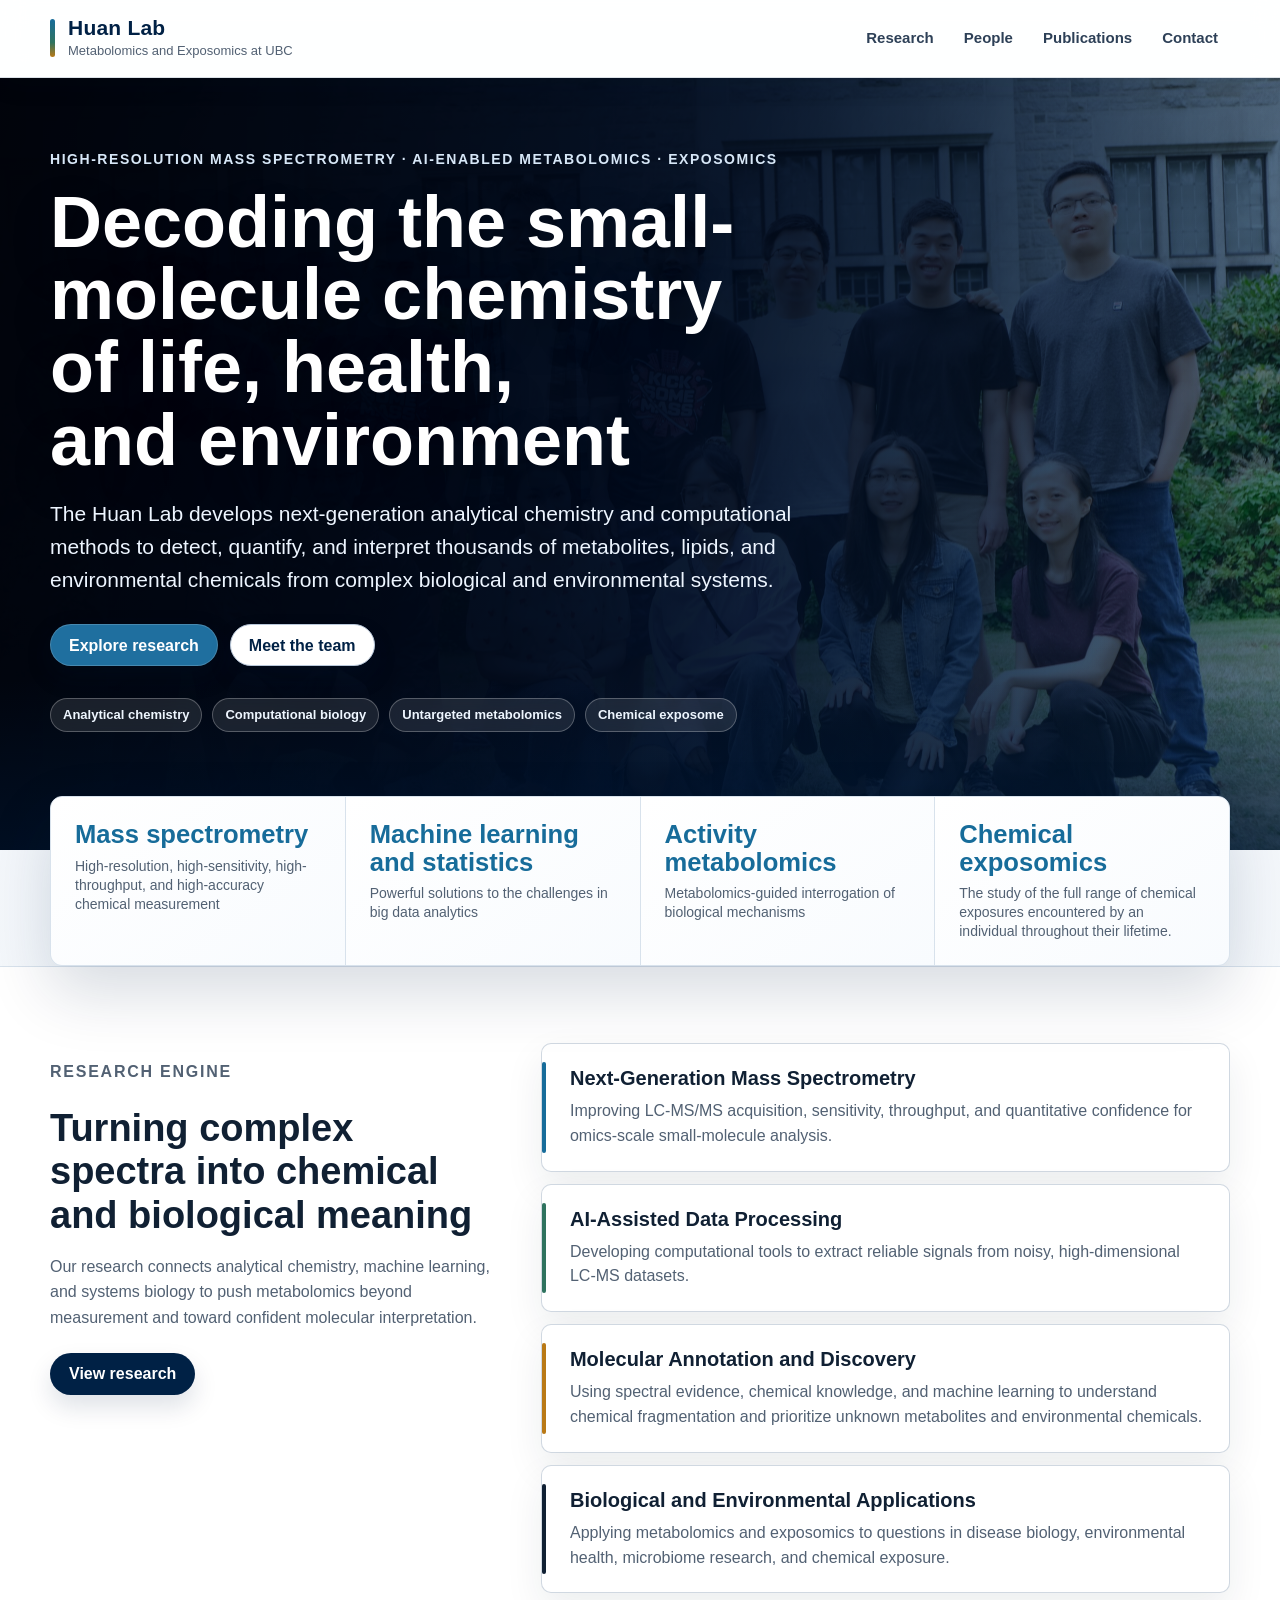
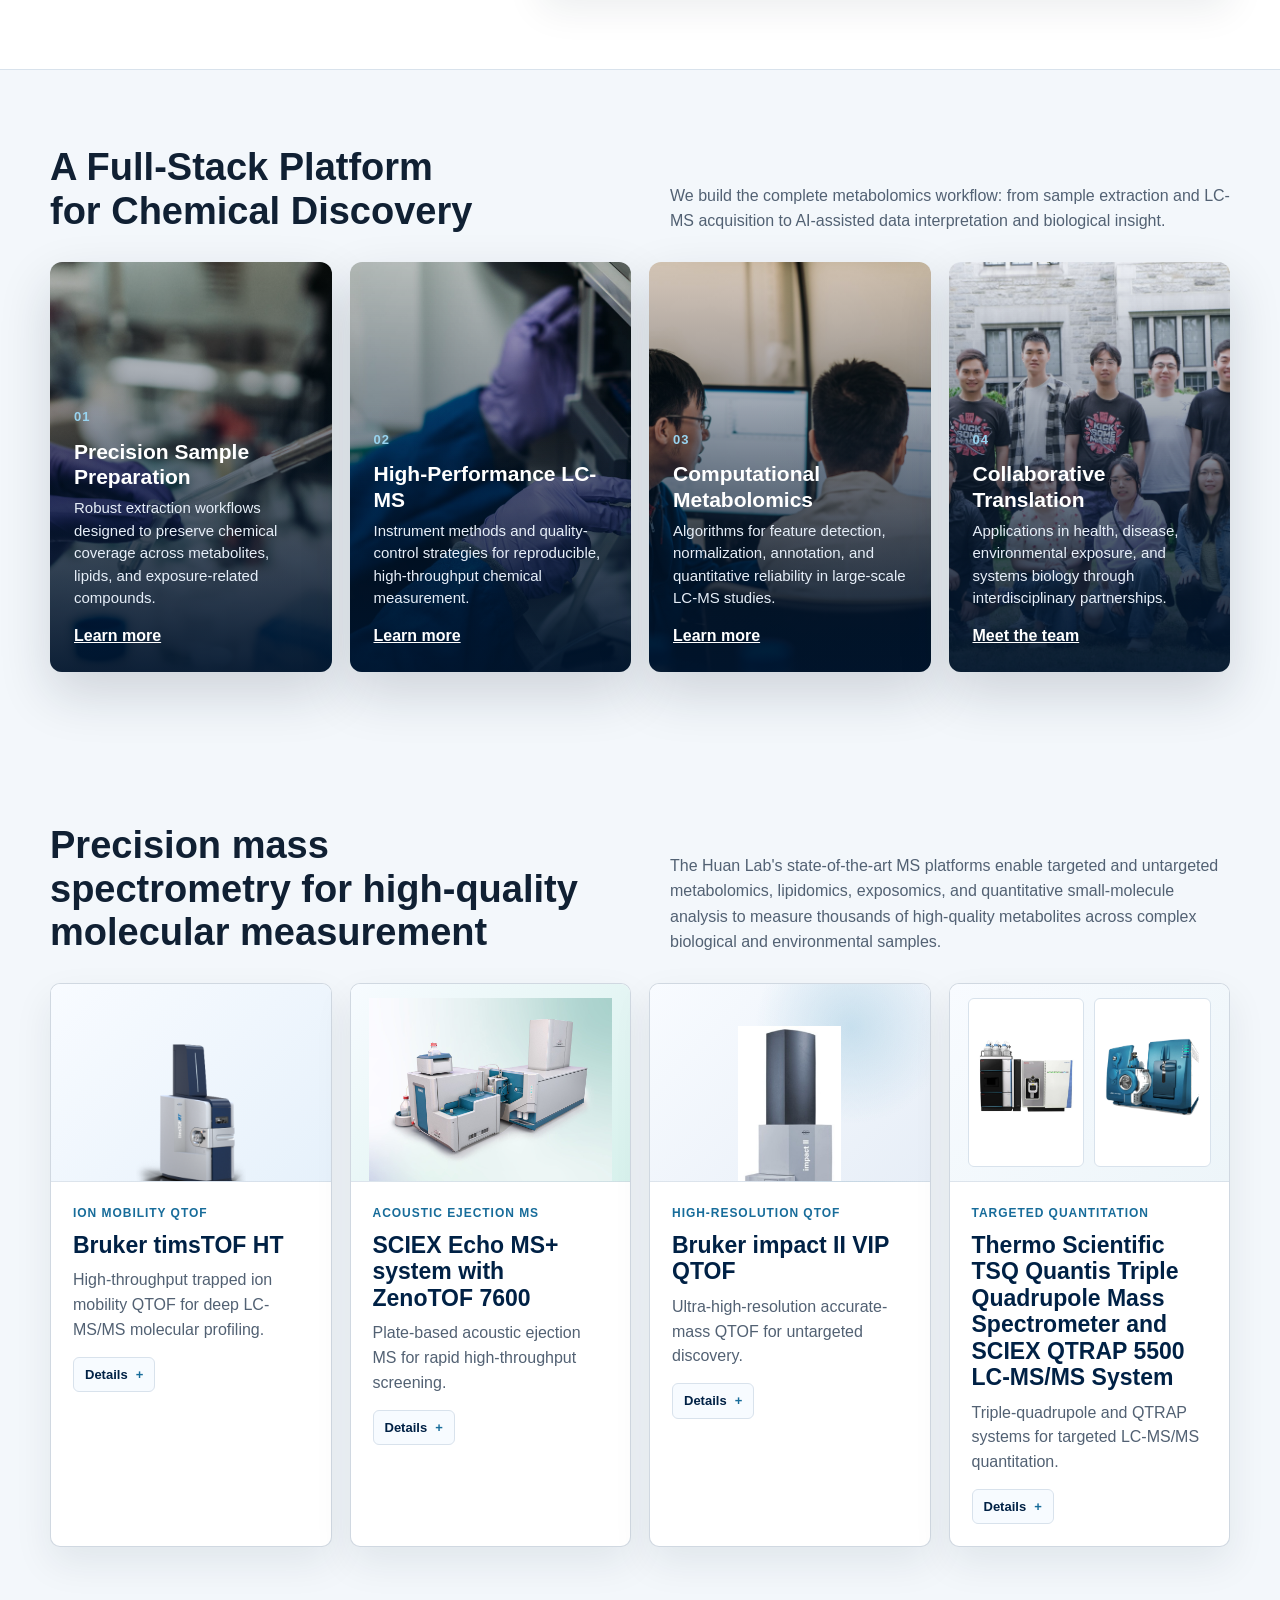
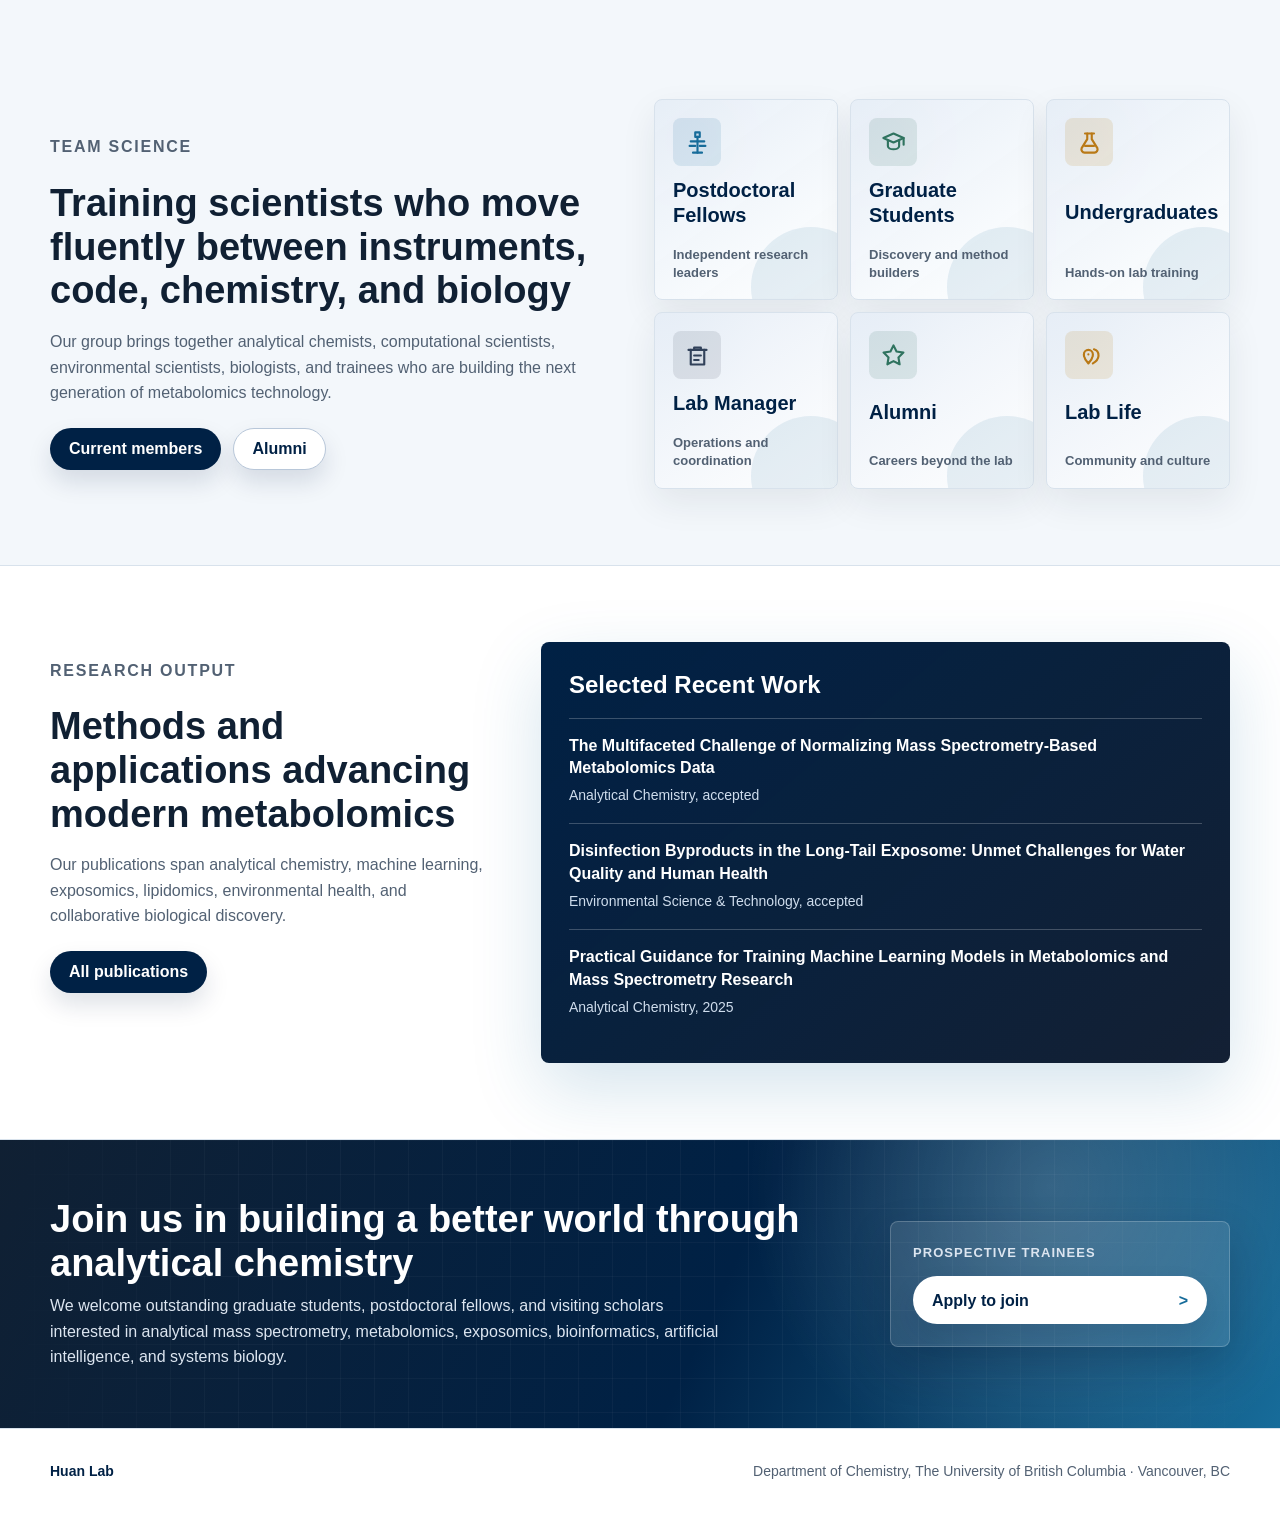
<file: index.html>
<!doctype html>
<html lang="en">
<head>
  <meta charset="utf-8">
  <meta name="viewport" content="width=device-width, initial-scale=1">
  <title>Huan Lab | Metabolomics and Exposomics at UBC</title>
  <link rel="stylesheet" href="style.css">
</head>
<body>
  <header class="site-header">
    <a class="site-brand" href="index.html">
      <strong>Huan Lab</strong>
      <span>Metabolomics and Exposomics at UBC</span>
    </a>
    <nav class="site-nav" aria-label="Primary navigation">
      <a href="research.html">Research</a>
      <a href="people.html">People</a>
      <a href="publications.html">Publications</a>
      <a href="contact.html">Contact</a>
    </nav>
  </header>

  <section class="hl-hero" aria-labelledby="hl-hero-title">
    <div class="hl-hero__inner">
      <p class="hl-eyebrow">High-resolution mass spectrometry · AI-enabled metabolomics · Exposomics</p>
      <h1 id="hl-hero-title">Decoding the small-molecule chemistry of life, health, and environment</h1>
      <p class="hl-hero__copy">The Huan Lab develops next-generation analytical chemistry and computational methods to detect, quantify, and interpret thousands of metabolites, lipids, and environmental chemicals from complex biological and environmental systems.</p>
      <div class="hl-actions">
        <a class="hl-button" href="research.html">Explore research</a>
        <a class="hl-button hl-button--secondary" href="people.html">Meet the team</a>
      </div>
      <div class="hl-hero__signals" aria-label="Research capabilities">
        <span>Analytical chemistry</span>
        <span>Computational biology</span>
        <span>Untargeted metabolomics</span>
        <span>Chemical exposome</span>
      </div>
    </div>
  </section>

  <section class="hl-metrics" aria-label="Lab highlights">
    <div class="hl-wrap">
      <div class="hl-metric-grid">
        <div class="hl-metric"><strong>Mass spectrometry</strong><span>High-resolution, high-sensitivity, high-throughput, and high-accuracy chemical measurement</span></div>
        <div class="hl-metric"><strong>Machine learning and statistics</strong><span>Powerful solutions to the challenges in big data analytics</span></div>
        <div class="hl-metric"><strong>Activity metabolomics</strong><span>Metabolomics-guided interrogation of biological mechanisms</span></div>
        <div class="hl-metric"><strong>Chemical exposomics</strong><span>The study of the full range of chemical exposures encountered by an individual throughout their lifetime.</span></div>
      </div>
    </div>
  </section>

  <section class="hl-section hl-section--white" aria-labelledby="hl-research-title">
    <div class="hl-wrap hl-split">
      <div class="hl-intro">
        <p class="hl-eyebrow hl-eyebrow--dark">Research engine</p>
        <h2 id="hl-research-title">Turning complex spectra into chemical and biological meaning</h2>
        <p>Our research connects analytical chemistry, machine learning, and systems biology to push metabolomics beyond measurement and toward confident molecular interpretation.</p>
        <a class="hl-button" href="research.html">View research</a>
      </div>

      <div class="hl-research-list">
        <article class="hl-research-item">
          <div>
            <h3>Next-Generation Mass Spectrometry</h3>
            <p>Improving LC-MS/MS acquisition, sensitivity, throughput, and quantitative confidence for omics-scale small-molecule analysis.</p>
          </div>
        </article>
        <article class="hl-research-item">
          <div>
            <h3>AI-Assisted Data Processing</h3>
            <p>Developing computational tools to extract reliable signals from noisy, high-dimensional LC-MS datasets.</p>
          </div>
        </article>
        <article class="hl-research-item">
          <div>
            <h3>Molecular Annotation and Discovery</h3>
            <p>Using spectral evidence, chemical knowledge, and machine learning to understand chemical fragmentation and prioritize unknown metabolites and environmental chemicals.</p>
          </div>
        </article>
        <article class="hl-research-item">
          <div>
            <h3>Biological and Environmental Applications</h3>
            <p>Applying metabolomics and exposomics to questions in disease biology, environmental health, microbiome research, and chemical exposure.</p>
          </div>
        </article>
      </div>
    </div>
  </section>

  <section class="hl-section" aria-labelledby="hl-work-title">
    <div class="hl-wrap">
      <div class="hl-section-head">
        <h2 id="hl-work-title">A Full-Stack Platform for Chemical Discovery</h2>
        <p>We build the complete metabolomics workflow: from sample extraction and LC-MS acquisition to AI-assisted data interpretation and biological insight.</p>
      </div>

      <div class="hl-focus-grid">
        <article class="hl-focus-card hl-focus-card--sample">
          <div class="hl-focus-card__body">
            <span>01</span>
            <h3>Precision Sample Preparation</h3>
            <p>Robust extraction workflows designed to preserve chemical coverage across metabolites, lipids, and exposure-related compounds.</p>
            <a href="research.html">Learn more</a>
          </div>
        </article>
        <article class="hl-focus-card hl-focus-card--system">
          <div class="hl-focus-card__body">
            <span>02</span>
            <h3>High-Performance LC-MS</h3>
            <p>Instrument methods and quality-control strategies for reproducible, high-throughput chemical measurement.</p>
            <a href="research.html">Learn more</a>
          </div>
        </article>
        <article class="hl-focus-card hl-focus-card--data">
          <div class="hl-focus-card__body">
            <span>03</span>
            <h3>Computational Metabolomics</h3>
            <p>Algorithms for feature detection, normalization, annotation, and quantitative reliability in large-scale LC-MS studies.</p>
            <a href="research.html">Learn more</a>
          </div>
        </article>
        <article class="hl-focus-card hl-focus-card--team">
          <div class="hl-focus-card__body">
            <span>04</span>
            <h3>Collaborative Translation</h3>
            <p>Applications in health, disease, environmental exposure, and systems biology through interdisciplinary partnerships.</p>
            <a href="people.html">Meet the team</a>
          </div>
        </article>
      </div>
    </div>
  </section>

  <section class="hl-section" aria-labelledby="hl-instrumentation-title">
    <div class="hl-wrap">
      <div class="hl-section-head">
        <h2 id="hl-instrumentation-title">Precision mass spectrometry for high-quality molecular measurement</h2>
        <p>The Huan Lab's state-of-the-art MS platforms enable targeted and untargeted metabolomics, lipidomics, exposomics, and quantitative small-molecule analysis to measure thousands of high-quality metabolites across complex biological and environmental samples.</p>
      </div>
      <div class="hl-instrument-grid">
        <article class="hl-instrument-card">
          <div class="hl-instrument-media hl-instrument-media--timstof">
            <img src="images/instruments/bruker-timstof.png" alt="Bruker timsTOF mass spectrometer">
          </div>
          <div>
            <span>Ion mobility QTOF</span>
            <h3>Bruker timsTOF HT</h3>
            <p>High-throughput trapped ion mobility QTOF for deep LC-MS/MS molecular profiling.</p>
            <details class="hl-instrument-more">
              <summary>Details</summary>
              <p>Supports CCS-enabled characterization and high dynamic range acquisition for large-scale metabolomics, lipidomics, and related omics workflows.</p>
            </details>
          </div>
        </article>
        <article class="hl-instrument-card">
          <div class="hl-instrument-media hl-instrument-media--echo">
            <img src="images/instruments/sciex.jpeg" alt="SCIEX mass spectrometry system">
          </div>
          <div>
            <span>Acoustic ejection MS</span>
            <h3>SCIEX Echo MS+ system with ZenoTOF 7600</h3>
            <p>Plate-based acoustic ejection MS for rapid high-throughput screening.</p>
            <details class="hl-instrument-more">
              <summary>Details</summary>
              <p>Combines contactless sample introduction with high-resolution ZenoTOF readouts for scalable qualitative and quantitative small-molecule workflows.</p>
            </details>
          </div>
        </article>
        <article class="hl-instrument-card">
          <div class="hl-instrument-media hl-instrument-media--impact">
            <img src="images/instruments/bruker-impact.jpg" alt="Bruker impact mass spectrometer">
          </div>
          <div>
            <span>High-resolution QTOF</span>
            <h3>Bruker impact II VIP QTOF</h3>
            <p>Ultra-high-resolution accurate-mass QTOF for untargeted discovery.</p>
            <details class="hl-instrument-more">
              <summary>Details</summary>
              <p>Designed for trace analysis in complex matrices, metabolite identification, MS/MS characterization, and method development across LC-MS workflows.</p>
            </details>
          </div>
        </article>
        <article class="hl-instrument-card">
          <div class="hl-instrument-media hl-instrument-media--targeted" aria-label="Thermo Quantis and SCIEX 5500 mass spectrometry systems">
            <img src="images/instruments/Quantis.webp" alt="Thermo Scientific TSQ Quantis mass spectrometer">
            <img src="images/instruments/sciex5500-clean.png" alt="SCIEX QTRAP 5500 LC-MS/MS system">
          </div>
          <div>
            <span>Targeted quantitation</span>
            <h3>Thermo Scientific TSQ Quantis Triple Quadrupole Mass Spectrometer and SCIEX QTRAP 5500 LC-MS/MS System</h3>
            <p>Triple-quadrupole and QTRAP systems for targeted LC-MS/MS quantitation.</p>
            <details class="hl-instrument-more">
              <summary>Details</summary>
              <p>Used for sensitive measurement, confirmation, and validation of metabolites, lipids, biomarkers, and exposure-related compounds in complex samples.</p>
            </details>
          </div>
        </article>
      </div>
    </div>
  </section>

  <section class="hl-section" aria-labelledby="hl-people-title">
    <div class="hl-wrap hl-people">
      <div class="hl-people__copy">
        <p class="hl-eyebrow hl-eyebrow--dark">Team science</p>
        <h2 id="hl-people-title">Training scientists who move fluently between instruments, code, chemistry, and biology</h2>
        <p>Our group brings together analytical chemists, computational scientists, environmental scientists, biologists, and trainees who are building the next generation of metabolomics technology.</p>
        <div class="hl-actions">
          <a class="hl-button" href="current-members.html">Current members</a>
          <a class="hl-button hl-button--secondary" href="people.html#alumni">Alumni</a>
        </div>
      </div>
      <div class="hl-people-grid" aria-label="Lab member categories">
        <a href="current-members.html#postdocs">
          <span class="hl-people-icon" aria-hidden="true">
            <svg viewBox="0 0 24 24" focusable="false"><path d="M10 3h4v4h-4z"/><path d="M6 11h12"/><path d="M8 21h8"/><path d="M12 7v14"/><path d="M5 15h5"/><path d="M14 15h5"/></svg>
          </span>
          <span class="hl-people-label">Postdoctoral Fellows</span>
          <span class="hl-people-note">Independent research leaders</span>
        </a>
        <a href="current-members.html#graduate-students">
          <span class="hl-people-icon hl-people-icon--green" aria-hidden="true">
            <svg viewBox="0 0 24 24" focusable="false"><path d="M3 8l9-4 9 4-9 4z"/><path d="M7 10v5c0 1.7 2.2 3 5 3s5-1.3 5-3v-5"/><path d="M21 8v6"/></svg>
          </span>
          <span class="hl-people-label">Graduate Students</span>
          <span class="hl-people-note">Discovery and method builders</span>
        </a>
        <a href="current-members.html#undergraduates">
          <span class="hl-people-icon hl-people-icon--gold" aria-hidden="true">
            <svg viewBox="0 0 24 24" focusable="false"><path d="M8 4h8"/><path d="M10 4v5l-5 8a3 3 0 0 0 2.6 4h8.8A3 3 0 0 0 19 17l-5-8V4"/><path d="M8 15h8"/></svg>
          </span>
          <span class="hl-people-label">Undergraduates</span>
          <span class="hl-people-note">Hands-on lab training</span>
        </a>
        <a href="current-members.html#staff">
          <span class="hl-people-icon hl-people-icon--slate" aria-hidden="true">
            <svg viewBox="0 0 24 24" focusable="false"><path d="M4 7h16"/><path d="M6 7v13h12V7"/><path d="M9 7V5h6v2"/><path d="M9 12h6"/><path d="M9 16h4"/></svg>
          </span>
          <span class="hl-people-label">Lab Manager</span>
          <span class="hl-people-note">Operations and coordination</span>
        </a>
        <a href="people.html#alumni">
          <span class="hl-people-icon hl-people-icon--green" aria-hidden="true">
            <svg viewBox="0 0 24 24" focusable="false"><path d="M12 3l2.7 5.5 6.1.9-4.4 4.3 1 6.1L12 17l-5.4 2.8 1-6.1-4.4-4.3 6.1-.9z"/></svg>
          </span>
          <span class="hl-people-label">Alumni</span>
          <span class="hl-people-note">Careers beyond the lab</span>
        </a>
        <a href="lab-life.html">
          <span class="hl-people-icon hl-people-icon--gold" aria-hidden="true">
            <svg viewBox="0 0 24 24" focusable="false"><path d="M7 11a4 4 0 1 1 8 0c0 4-4 8-4 8s-4-4-4-8z"/><path d="M11 11h.01"/><path d="M16 6.5c2.5.6 4 2.5 4 5.5 0 3.2-2.4 5.5-5 7"/></svg>
          </span>
          <span class="hl-people-label">Lab Life</span>
          <span class="hl-people-note">Community and culture</span>
        </a>
      </div>
    </div>
  </section>

  <section class="hl-section hl-section--white" aria-labelledby="hl-pubs-title">
    <div class="hl-wrap hl-split">
      <div class="hl-intro">
        <p class="hl-eyebrow hl-eyebrow--dark">Research output</p>
        <h2 id="hl-pubs-title">Methods and applications advancing modern metabolomics</h2>
        <p>Our publications span analytical chemistry, machine learning, exposomics, lipidomics, environmental health, and collaborative biological discovery.</p>
        <a class="hl-button" href="publications.html">All publications</a>
      </div>
      <div class="hl-publication-panel">
        <h3>Selected Recent Work</h3>
        <a class="hl-publication" href="publications.html">
          <strong>The Multifaceted Challenge of Normalizing Mass Spectrometry-Based Metabolomics Data</strong>
          <span>Analytical Chemistry, accepted</span>
        </a>
        <a class="hl-publication" href="publications.html">
          <strong>Disinfection Byproducts in the Long-Tail Exposome: Unmet Challenges for Water Quality and Human Health</strong>
          <span>Environmental Science &amp; Technology, accepted</span>
        </a>
        <a class="hl-publication" href="https://pubs.acs.org/doi/10.1021/acs.analchem.5c01417" target="_blank" rel="noopener">
          <strong>Practical Guidance for Training Machine Learning Models in Metabolomics and Mass Spectrometry Research</strong>
          <span>Analytical Chemistry, 2025</span>
        </a>
      </div>
    </div>
  </section>

  <section class="hl-join" aria-labelledby="hl-join-title">
    <div class="hl-wrap hl-join__inner">
      <div>
        <h2 id="hl-join-title">Join us in building a better world through analytical chemistry</h2>
        <p>We welcome outstanding graduate students, postdoctoral fellows, and visiting scholars interested in analytical mass spectrometry, metabolomics, exposomics, bioinformatics, artificial intelligence, and systems biology.</p>
      </div>
      <div class="hl-join__action">
        <span>Prospective trainees</span>
        <a class="hl-button hl-button--light" href="contact.html">Apply to join</a>
      </div>
    </div>
  </section>
  <footer class="site-footer">
    <div class="hl-wrap">
      <a class="site-footer__brand" href="index.html"><strong>Huan Lab</strong></a>
      <span>Department of Chemistry, The University of British Columbia · Vancouver, BC</span>
    </div>
  </footer>
</body>
</html>
</file>
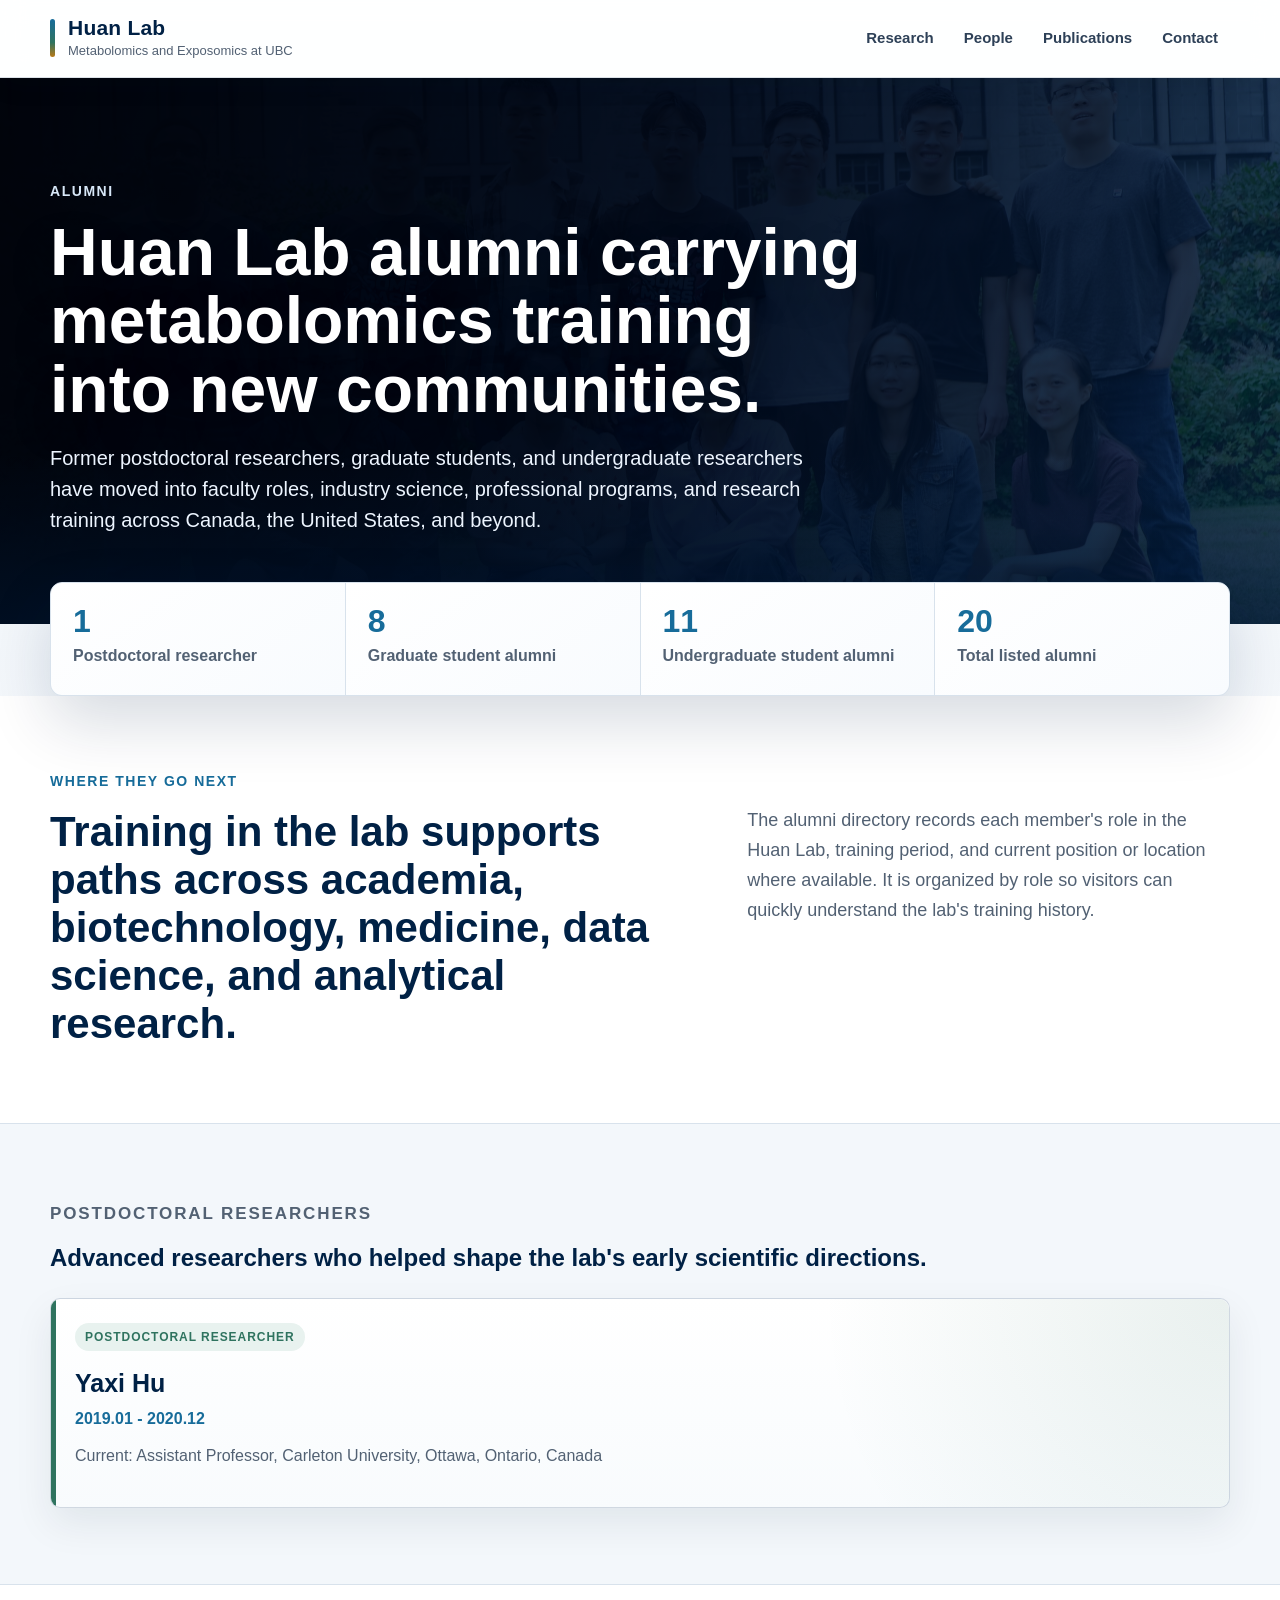
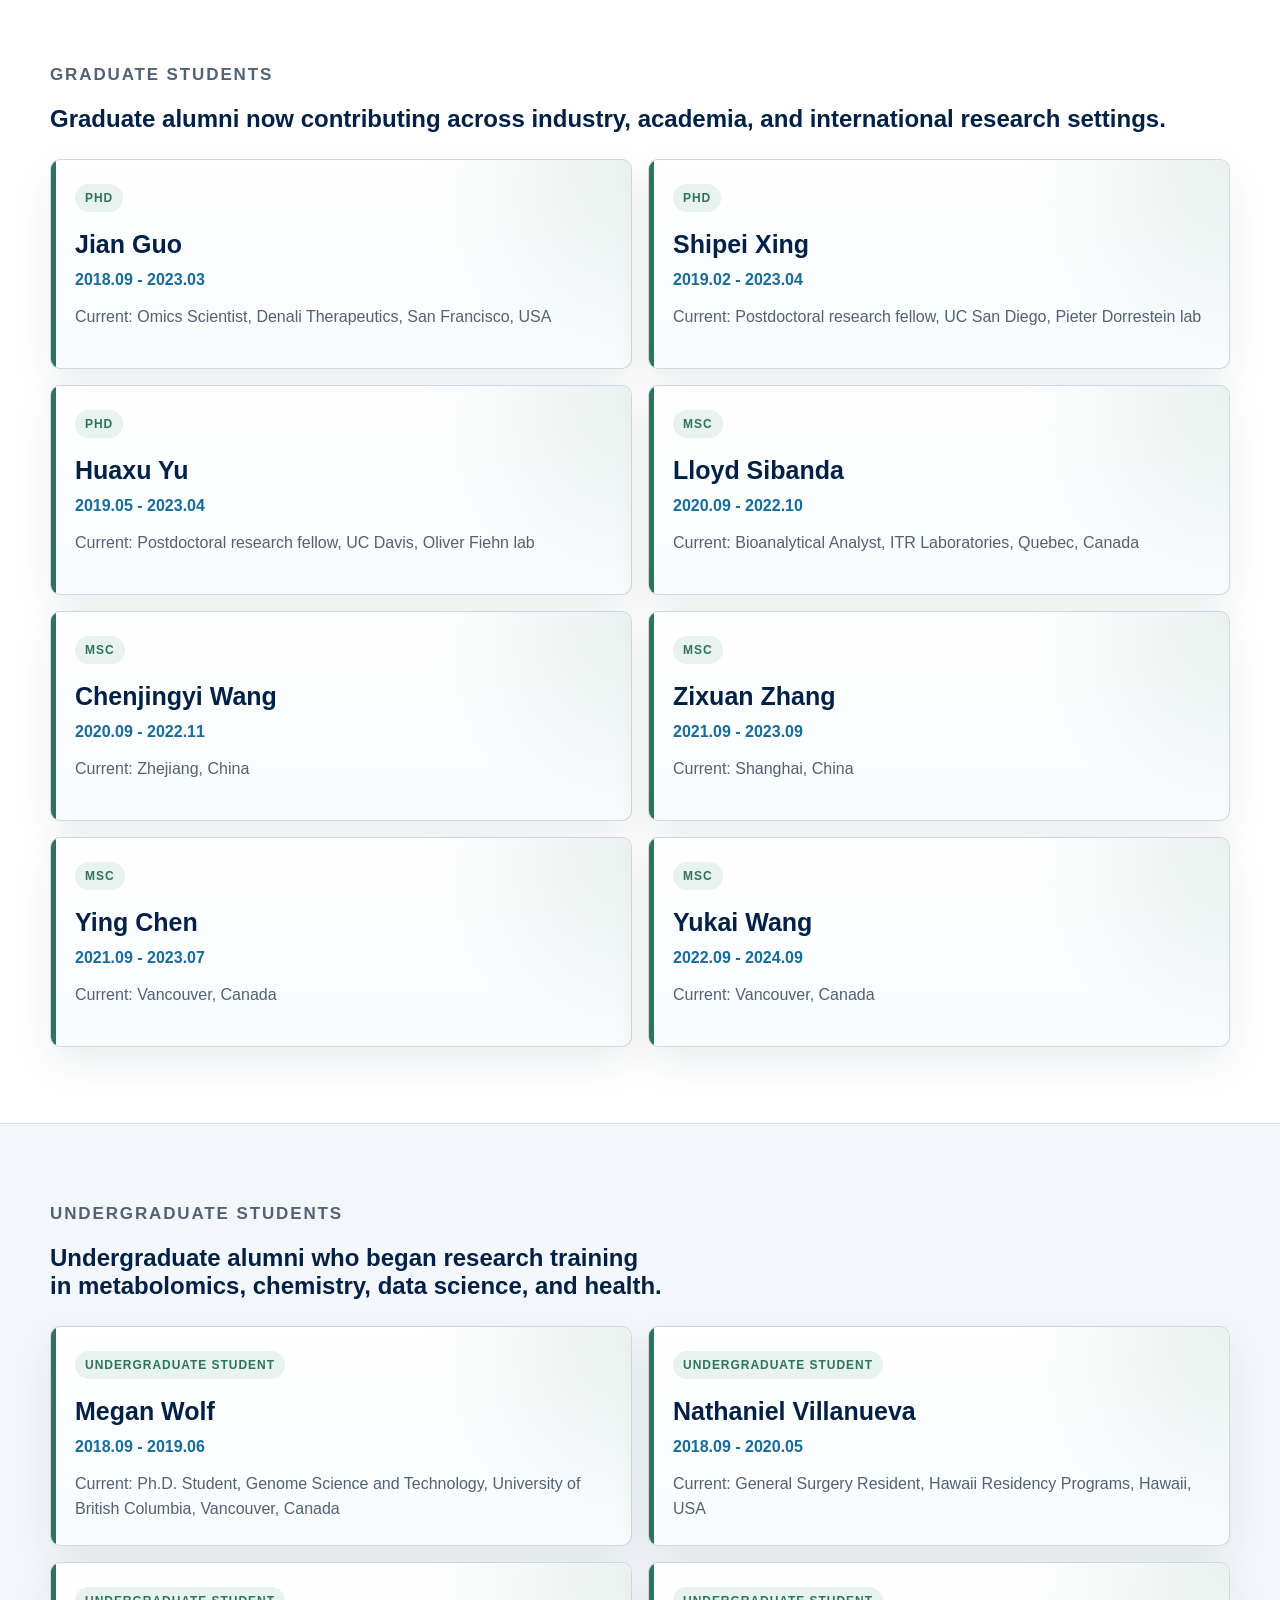
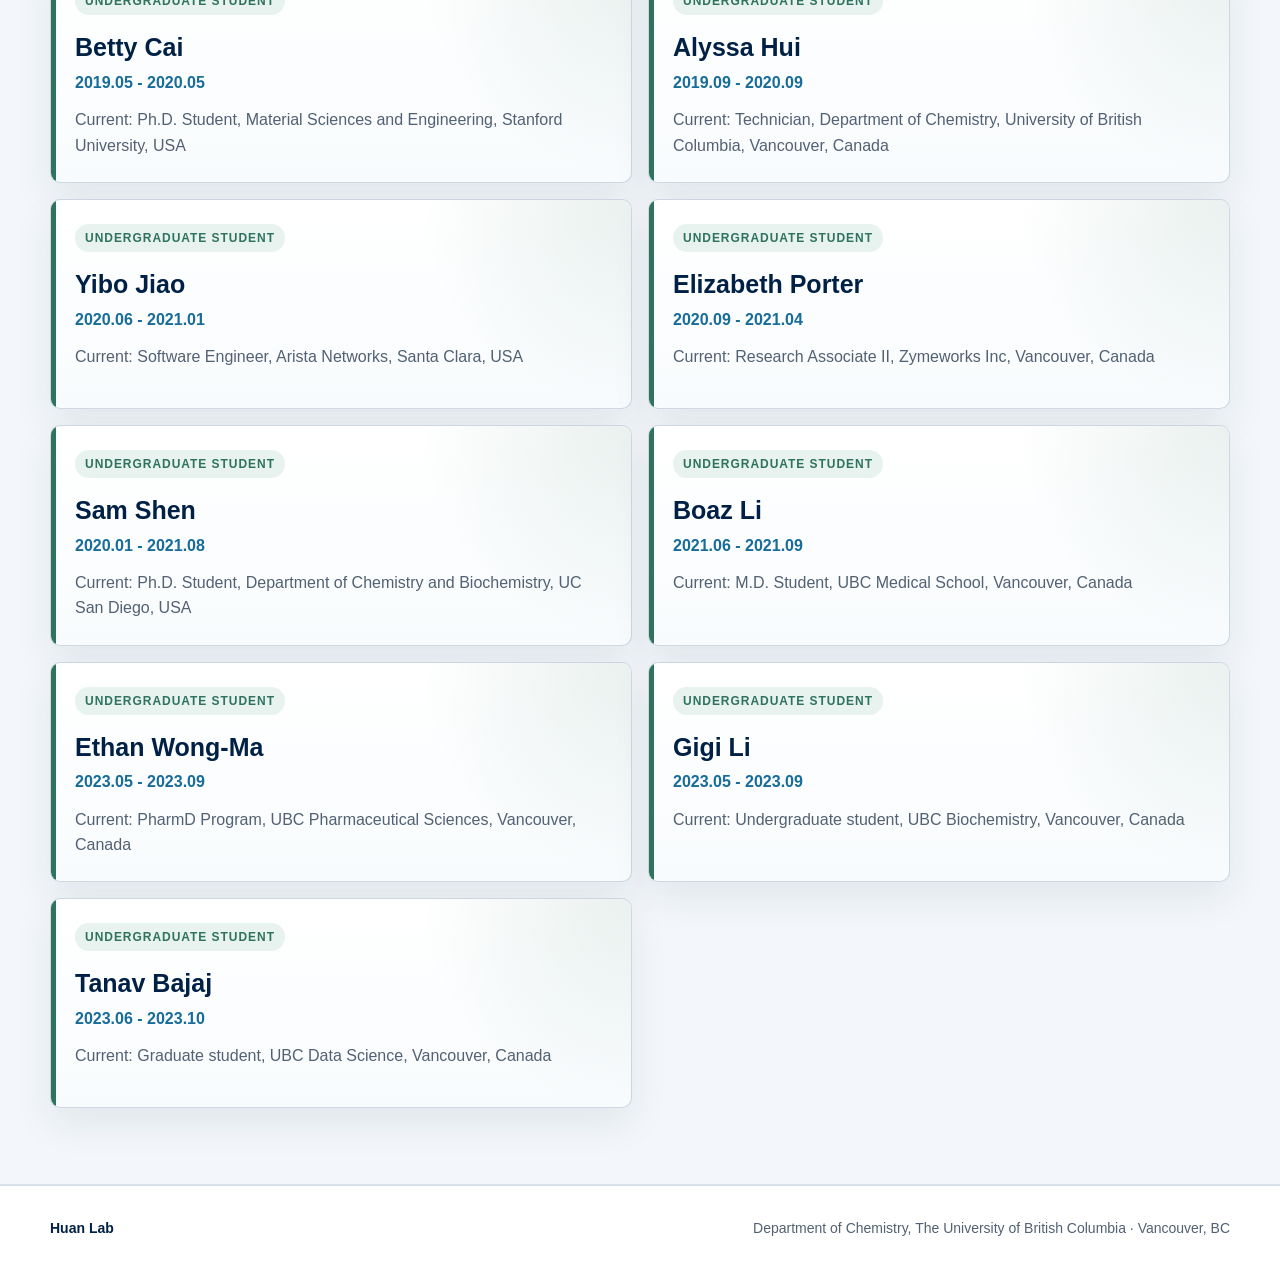
<file: alumni.html>
<!doctype html>
<html lang="en">
<head>
  <meta charset="utf-8">
  <meta name="viewport" content="width=device-width, initial-scale=1">
  <title>Alumni | Huan Lab</title>
  <link rel="stylesheet" href="style.css">
</head>
<body>
  <header class="site-header">
    <a class="site-brand" href="index.html">
      <strong>Huan Lab</strong>
      <span>Metabolomics and Exposomics at UBC</span>
    </a>
    <nav class="site-nav" aria-label="Primary navigation">
      <a href="research.html">Research</a>
      <a href="people.html">People</a>
      <a href="publications.html">Publications</a>
      <a href="contact.html">Contact</a>
    </nav>
  </header>

  <main>
    <section class="page-hero page-hero--alumni">
      <div class="hl-wrap">
        <p class="hl-eyebrow">Alumni</p>
        <h1>Huan Lab alumni carrying metabolomics training into new communities.</h1>
        <p>Former postdoctoral researchers, graduate students, and undergraduate researchers have moved into faculty roles, industry science, professional programs, and research training across Canada, the United States, and beyond.</p>
      </div>
    </section>

    <section class="member-overview alumni-overview" aria-label="Alumni overview">
      <div class="hl-wrap member-overview-grid">
        <article><strong>1</strong><span>Postdoctoral researcher</span></article>
        <article><strong>8</strong><span>Graduate student alumni</span></article>
        <article><strong>11</strong><span>Undergraduate student alumni</span></article>
        <article><strong>20</strong><span>Total listed alumni</span></article>
      </div>
    </section>

    <section class="page-section">
      <div class="hl-wrap alumni-intro">
        <div>
          <p class="hl-eyebrow hl-eyebrow--dark">Where they go next</p>
          <h2>Training in the lab supports paths across academia, biotechnology, medicine, data science, and analytical research.</h2>
        </div>
        <p>The alumni directory records each member's role in the Huan Lab, training period, and current position or location where available. It is organized by role so visitors can quickly understand the lab's training history.</p>
      </div>
    </section>

    <section class="page-section page-section--soft" id="postdoctoral-researchers">
      <div class="hl-wrap">
        <div class="section-heading">
          <p class="hl-eyebrow hl-eyebrow--dark">Postdoctoral Researchers</p>
          <h2>Advanced researchers who helped shape the lab's early scientific directions.</h2>
        </div>
        <div class="alumni-list alumni-list--single">
          <article class="alumni-card">
            <span class="alumni-card__role">Postdoctoral Researcher</span>
            <h3>Yaxi Hu</h3>
            <p class="alumni-card__period">2019.01 - 2020.12</p>
            <p>Current: Assistant Professor, Carleton University, Ottawa, Ontario, Canada</p>
          </article>
        </div>
      </div>
    </section>

    <section class="page-section" id="graduate-students">
      <div class="hl-wrap">
        <div class="section-heading">
          <p class="hl-eyebrow hl-eyebrow--dark">Graduate Students</p>
          <h2>Graduate alumni now contributing across industry, academia, and international research settings.</h2>
        </div>
        <div class="alumni-list">
          <article class="alumni-card"><span class="alumni-card__role">PhD</span><h3>Jian Guo</h3><p class="alumni-card__period">2018.09 - 2023.03</p><p>Current: Omics Scientist, Denali Therapeutics, San Francisco, USA</p></article>
          <article class="alumni-card"><span class="alumni-card__role">PhD</span><h3>Shipei Xing</h3><p class="alumni-card__period">2019.02 - 2023.04</p><p>Current: Postdoctoral research fellow, UC San Diego, Pieter Dorrestein lab</p></article>
          <article class="alumni-card"><span class="alumni-card__role">PhD</span><h3>Huaxu Yu</h3><p class="alumni-card__period">2019.05 - 2023.04</p><p>Current: Postdoctoral research fellow, UC Davis, Oliver Fiehn lab</p></article>
          <article class="alumni-card"><span class="alumni-card__role">MSc</span><h3>Lloyd Sibanda</h3><p class="alumni-card__period">2020.09 - 2022.10</p><p>Current: Bioanalytical Analyst, ITR Laboratories, Quebec, Canada</p></article>
          <article class="alumni-card"><span class="alumni-card__role">MSc</span><h3>Chenjingyi Wang</h3><p class="alumni-card__period">2020.09 - 2022.11</p><p>Current: Zhejiang, China</p></article>
          <article class="alumni-card"><span class="alumni-card__role">MSc</span><h3>Zixuan Zhang</h3><p class="alumni-card__period">2021.09 - 2023.09</p><p>Current: Shanghai, China</p></article>
          <article class="alumni-card"><span class="alumni-card__role">MSc</span><h3>Ying Chen</h3><p class="alumni-card__period">2021.09 - 2023.07</p><p>Current: Vancouver, Canada</p></article>
          <article class="alumni-card"><span class="alumni-card__role">MSc</span><h3>Yukai Wang</h3><p class="alumni-card__period">2022.09 - 2024.09</p><p>Current: Vancouver, Canada</p></article>
        </div>
      </div>
    </section>

    <section class="page-section page-section--soft" id="undergraduate-students">
      <div class="hl-wrap">
        <div class="section-heading">
          <p class="hl-eyebrow hl-eyebrow--dark">Undergraduate Students</p>
          <h2>Undergraduate alumni who began research training in metabolomics, chemistry, data science, and health.</h2>
        </div>
        <div class="alumni-list">
          <article class="alumni-card"><span class="alumni-card__role">Undergraduate Student</span><h3>Megan Wolf</h3><p class="alumni-card__period">2018.09 - 2019.06</p><p>Current: Ph.D. Student, Genome Science and Technology, University of British Columbia, Vancouver, Canada</p></article>
          <article class="alumni-card"><span class="alumni-card__role">Undergraduate Student</span><h3>Nathaniel Villanueva</h3><p class="alumni-card__period">2018.09 - 2020.05</p><p>Current: General Surgery Resident, Hawaii Residency Programs, Hawaii, USA</p></article>
          <article class="alumni-card"><span class="alumni-card__role">Undergraduate Student</span><h3>Betty Cai</h3><p class="alumni-card__period">2019.05 - 2020.05</p><p>Current: Ph.D. Student, Material Sciences and Engineering, Stanford University, USA</p></article>
          <article class="alumni-card"><span class="alumni-card__role">Undergraduate Student</span><h3>Alyssa Hui</h3><p class="alumni-card__period">2019.09 - 2020.09</p><p>Current: Technician, Department of Chemistry, University of British Columbia, Vancouver, Canada</p></article>
          <article class="alumni-card"><span class="alumni-card__role">Undergraduate Student</span><h3>Yibo Jiao</h3><p class="alumni-card__period">2020.06 - 2021.01</p><p>Current: Software Engineer, Arista Networks, Santa Clara, USA</p></article>
          <article class="alumni-card"><span class="alumni-card__role">Undergraduate Student</span><h3>Elizabeth Porter</h3><p class="alumni-card__period">2020.09 - 2021.04</p><p>Current: Research Associate II, Zymeworks Inc, Vancouver, Canada</p></article>
          <article class="alumni-card"><span class="alumni-card__role">Undergraduate Student</span><h3>Sam Shen</h3><p class="alumni-card__period">2020.01 - 2021.08</p><p>Current: Ph.D. Student, Department of Chemistry and Biochemistry, UC San Diego, USA</p></article>
          <article class="alumni-card"><span class="alumni-card__role">Undergraduate Student</span><h3>Boaz Li</h3><p class="alumni-card__period">2021.06 - 2021.09</p><p>Current: M.D. Student, UBC Medical School, Vancouver, Canada</p></article>
          <article class="alumni-card"><span class="alumni-card__role">Undergraduate Student</span><h3>Ethan Wong-Ma</h3><p class="alumni-card__period">2023.05 - 2023.09</p><p>Current: PharmD Program, UBC Pharmaceutical Sciences, Vancouver, Canada</p></article>
          <article class="alumni-card"><span class="alumni-card__role">Undergraduate Student</span><h3>Gigi Li</h3><p class="alumni-card__period">2023.05 - 2023.09</p><p>Current: Undergraduate student, UBC Biochemistry, Vancouver, Canada</p></article>
          <article class="alumni-card"><span class="alumni-card__role">Undergraduate Student</span><h3>Tanav Bajaj</h3><p class="alumni-card__period">2023.06 - 2023.10</p><p>Current: Graduate student, UBC Data Science, Vancouver, Canada</p></article>
        </div>
      </div>
    </section>
  </main>

  <footer class="site-footer">
    <div class="hl-wrap">
      <a class="site-footer__brand" href="index.html"><strong>Huan Lab</strong></a>
      <span>Department of Chemistry, The University of British Columbia &middot; Vancouver, BC</span>
    </div>
  </footer>
</body>
</html>
</file>
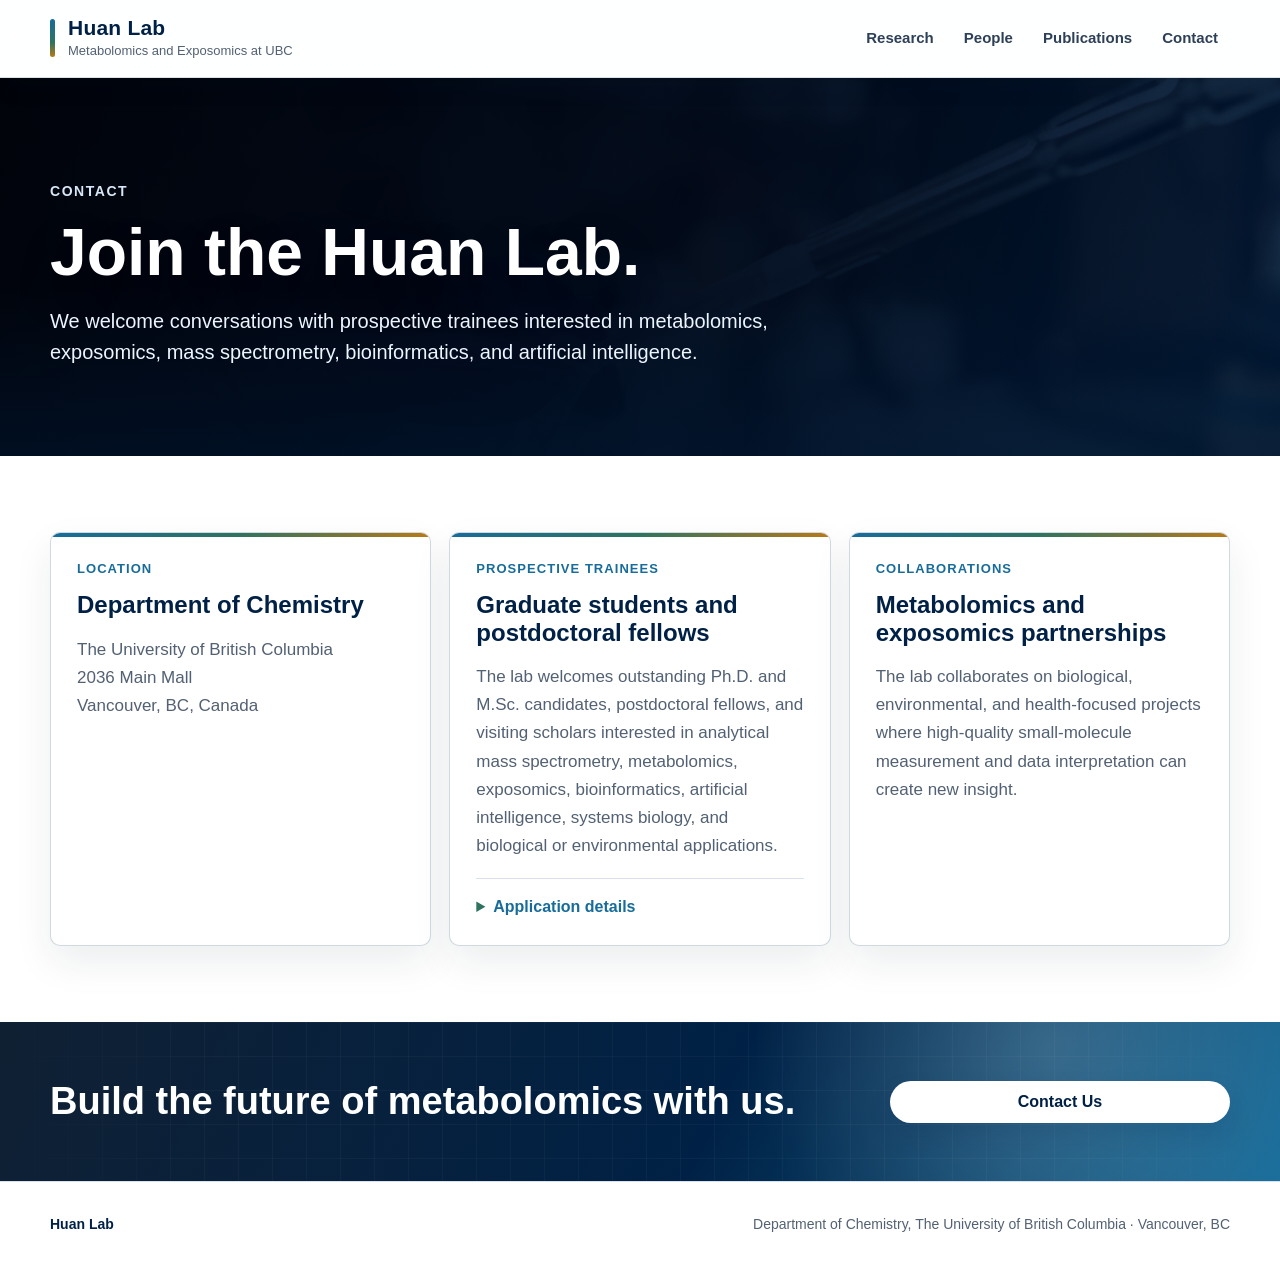
<file: contact.html>
<!doctype html>
<html lang="en">
<head>
  <meta charset="utf-8">
  <meta name="viewport" content="width=device-width, initial-scale=1">
  <title>Contact | Huan Lab</title>
  <link rel="stylesheet" href="style.css">
</head>
<body>
  <header class="site-header">
    <a class="site-brand" href="index.html">
      <strong>Huan Lab</strong>
      <span>Metabolomics and Exposomics at UBC</span>
    </a>
    <nav class="site-nav" aria-label="Primary navigation">
      <a href="research.html">Research</a>
      <a href="people.html">People</a>
      <a href="publications.html">Publications</a>
      <a href="contact.html">Contact</a>
    </nav>
  </header>

  <main>
    <section class="page-hero page-hero--contact">
      <div class="hl-wrap">
        <p class="hl-eyebrow">Contact</p>
        <h1>Join the Huan Lab.</h1>
        <p>We welcome conversations with prospective trainees interested in metabolomics, exposomics, mass spectrometry, bioinformatics, and artificial intelligence.</p>
      </div>
    </section>

    <section class="page-section">
      <div class="hl-wrap contact-grid">
        <article class="info-card">
          <span class="card-kicker">Location</span>
          <h2>Department of Chemistry</h2>
          <p>The University of British Columbia<br>2036 Main Mall<br>Vancouver, BC, Canada</p>
        </article>
        <article class="info-card">
          <span class="card-kicker">Prospective trainees</span>
          <h2>Graduate students and postdoctoral fellows</h2>
          <p>The lab welcomes outstanding Ph.D. and M.Sc. candidates, postdoctoral fellows, and visiting scholars interested in analytical mass spectrometry, metabolomics, exposomics, bioinformatics, artificial intelligence, systems biology, and biological or environmental applications.</p>
          <details class="contact-more">
            <summary>Application details</summary>
            <p>Graduate applicants may apply through <a href="https://chem.ubc.ca/prospective-graduate-students" target="_blank" rel="noopener">UBC Chemistry</a>, <a href="https://www.gsat.ubc.ca/admission/" target="_blank" rel="noopener">Genome Science and Technology</a>, or <a href="https://www.bioinformatics.ubc.ca/program/" target="_blank" rel="noopener">Bioinformatics</a>, depending on their academic background. Prior expertise is not required; the lab trains motivated students and encourages prospective applicants to contact current group members to learn more about the lab environment.</p>
          </details>
        </article>
        <article class="info-card">
          <span class="card-kicker">Collaborations</span>
          <h2>Metabolomics and exposomics partnerships</h2>
          <p>The lab collaborates on biological, environmental, and health-focused projects where high-quality small-molecule measurement and data interpretation can create new insight.</p>
        </article>
      </div>
    </section>

    <section class="hl-join" aria-labelledby="join-title">
      <div class="hl-wrap hl-join__inner">
        <div>
          <h2 id="join-title">Build the future of metabolomics with us.</h2>
        </div>
        <a class="hl-button hl-button--light" href="mailto:thuan@chem.ubc.ca">Contact Us</a>
      </div>
    </section>
  </main>

  <footer class="site-footer">
    <div class="hl-wrap">
      <a class="site-footer__brand" href="index.html"><strong>Huan Lab</strong></a>
      <span>Department of Chemistry, The University of British Columbia · Vancouver, BC</span>
    </div>
  </footer>
</body>
</html>
</file>
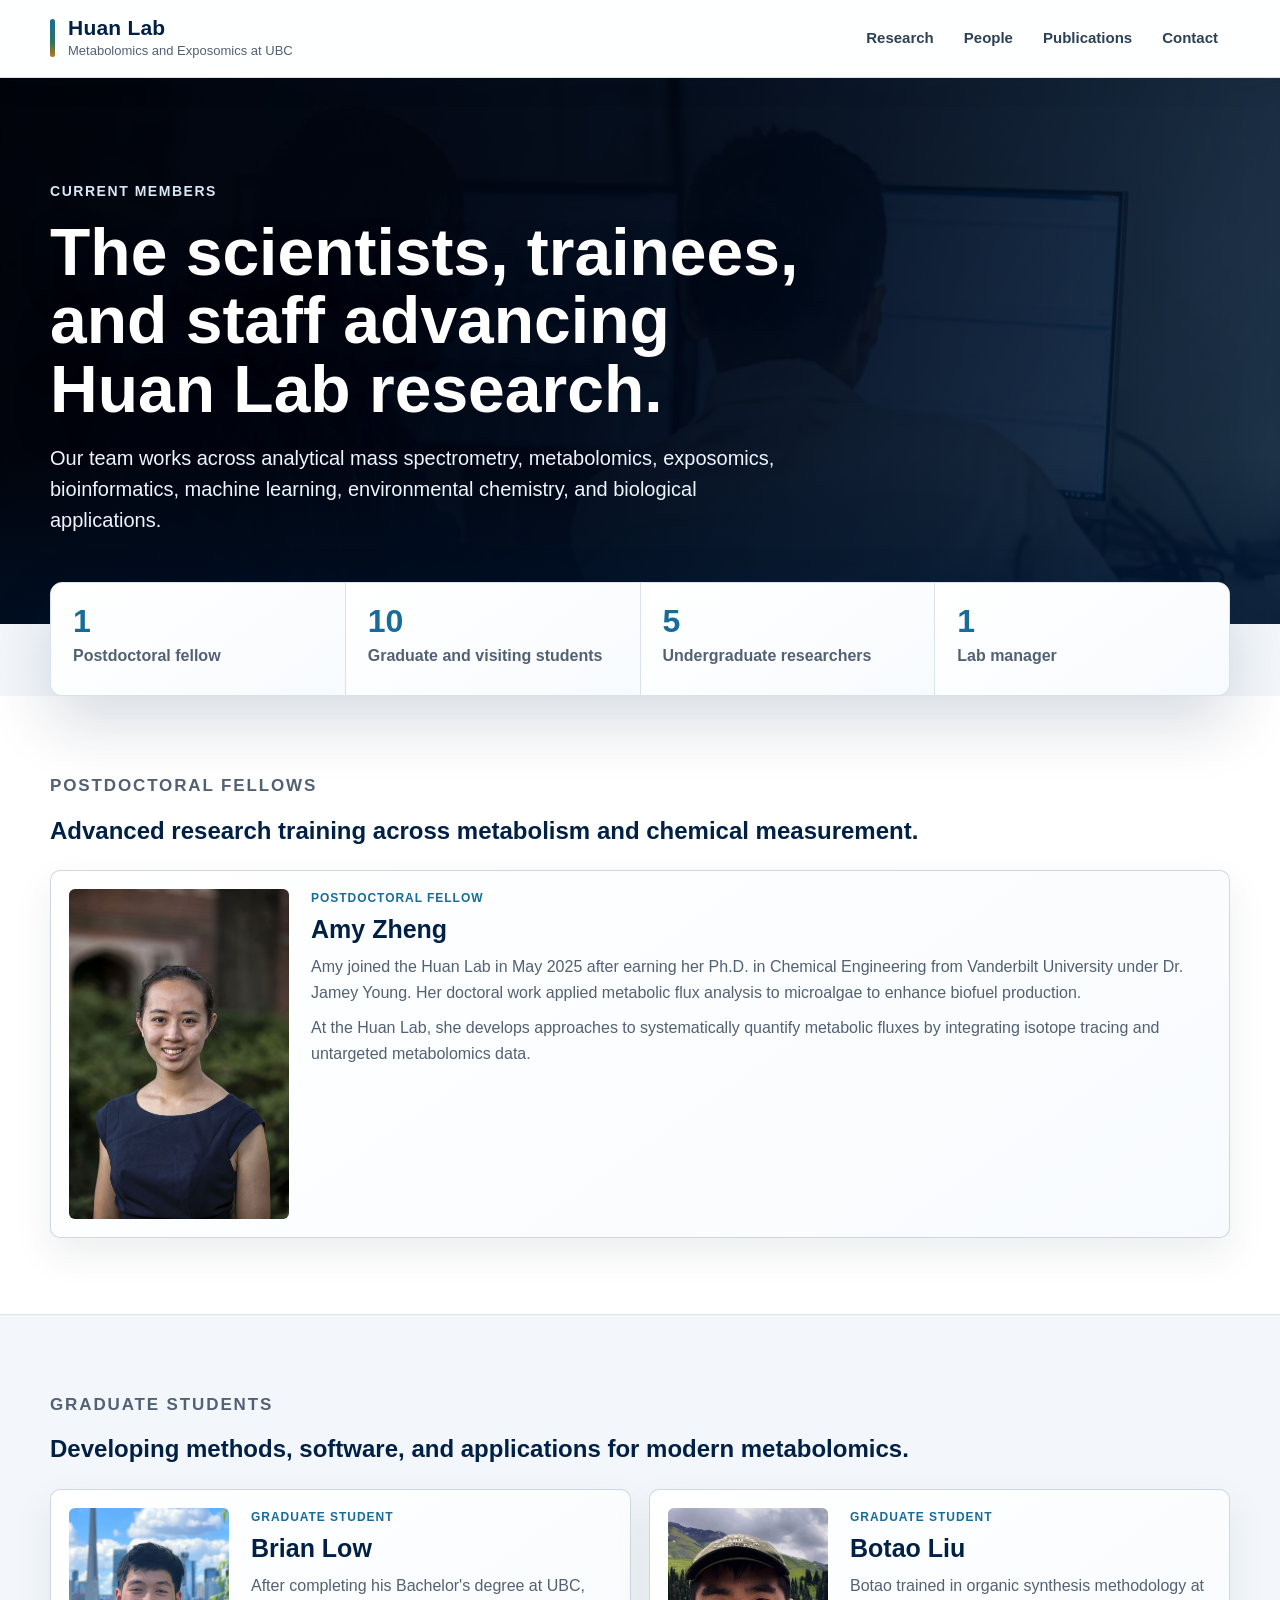
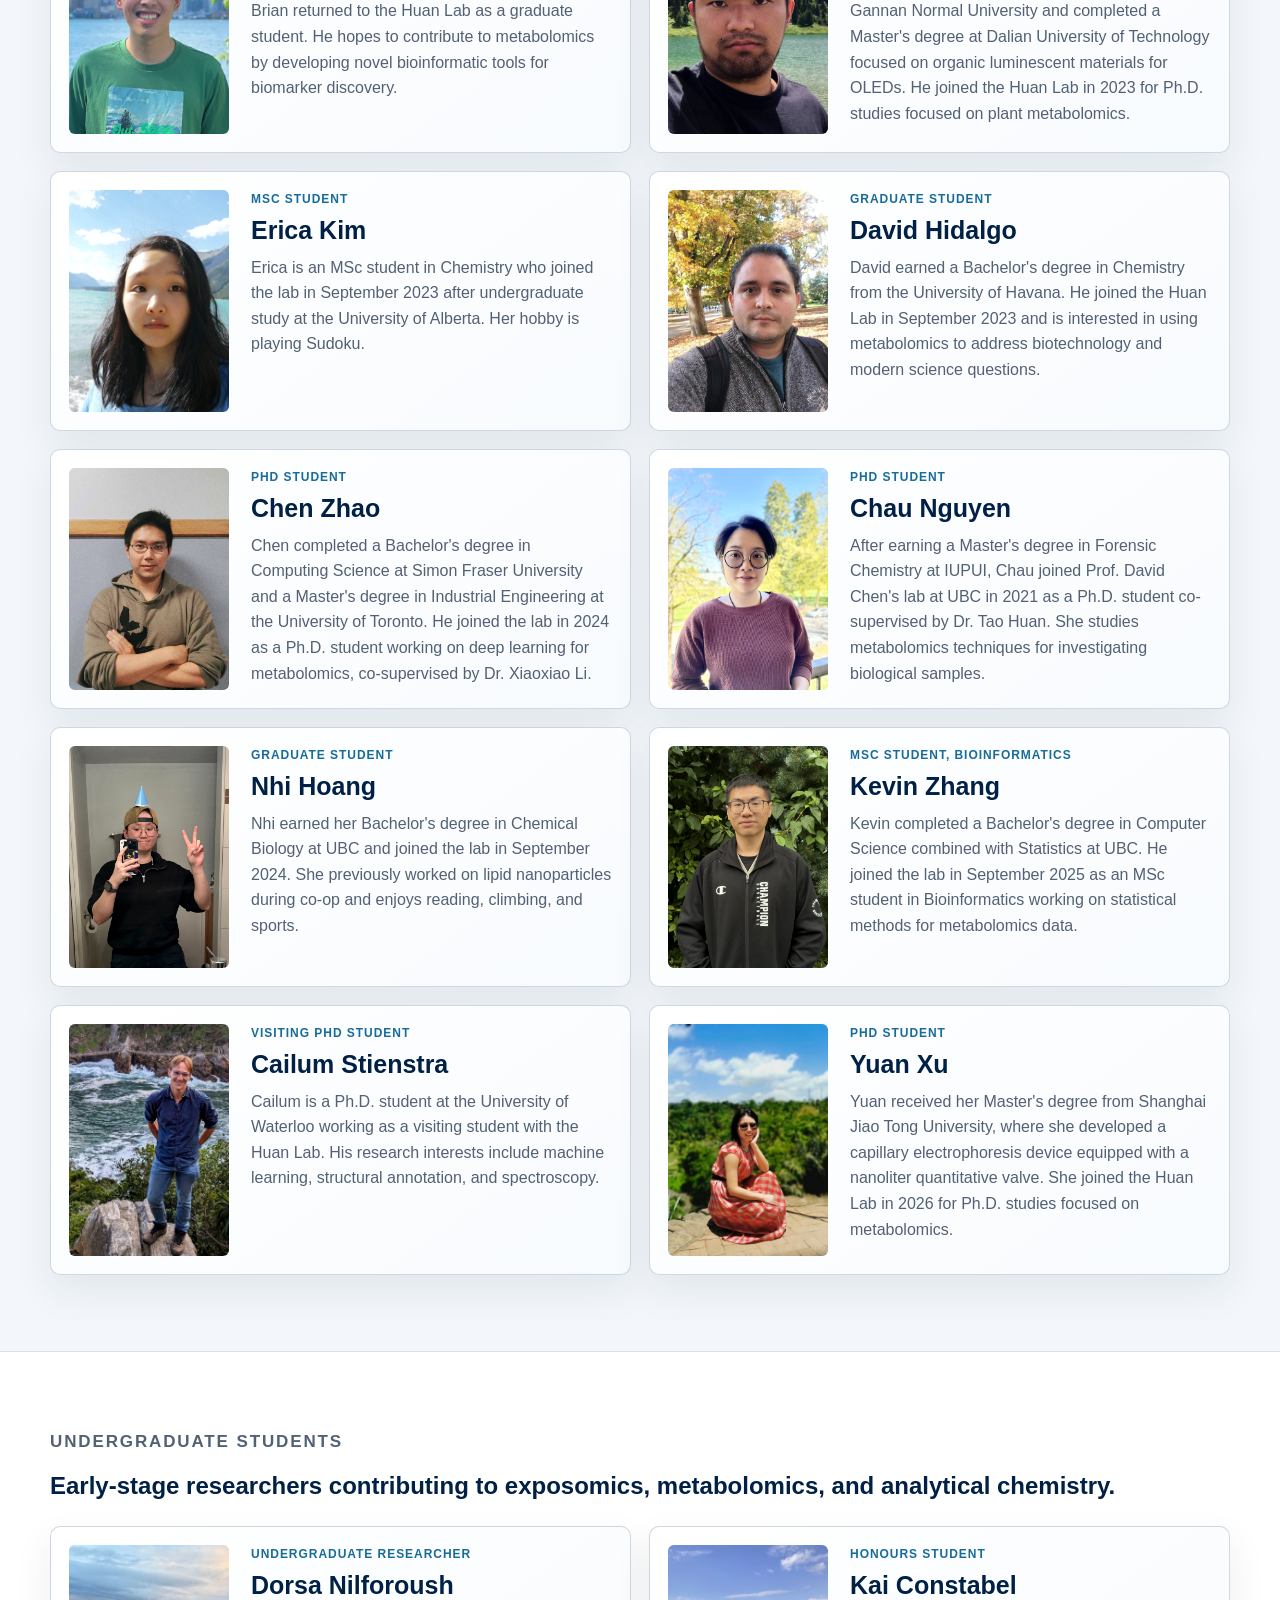
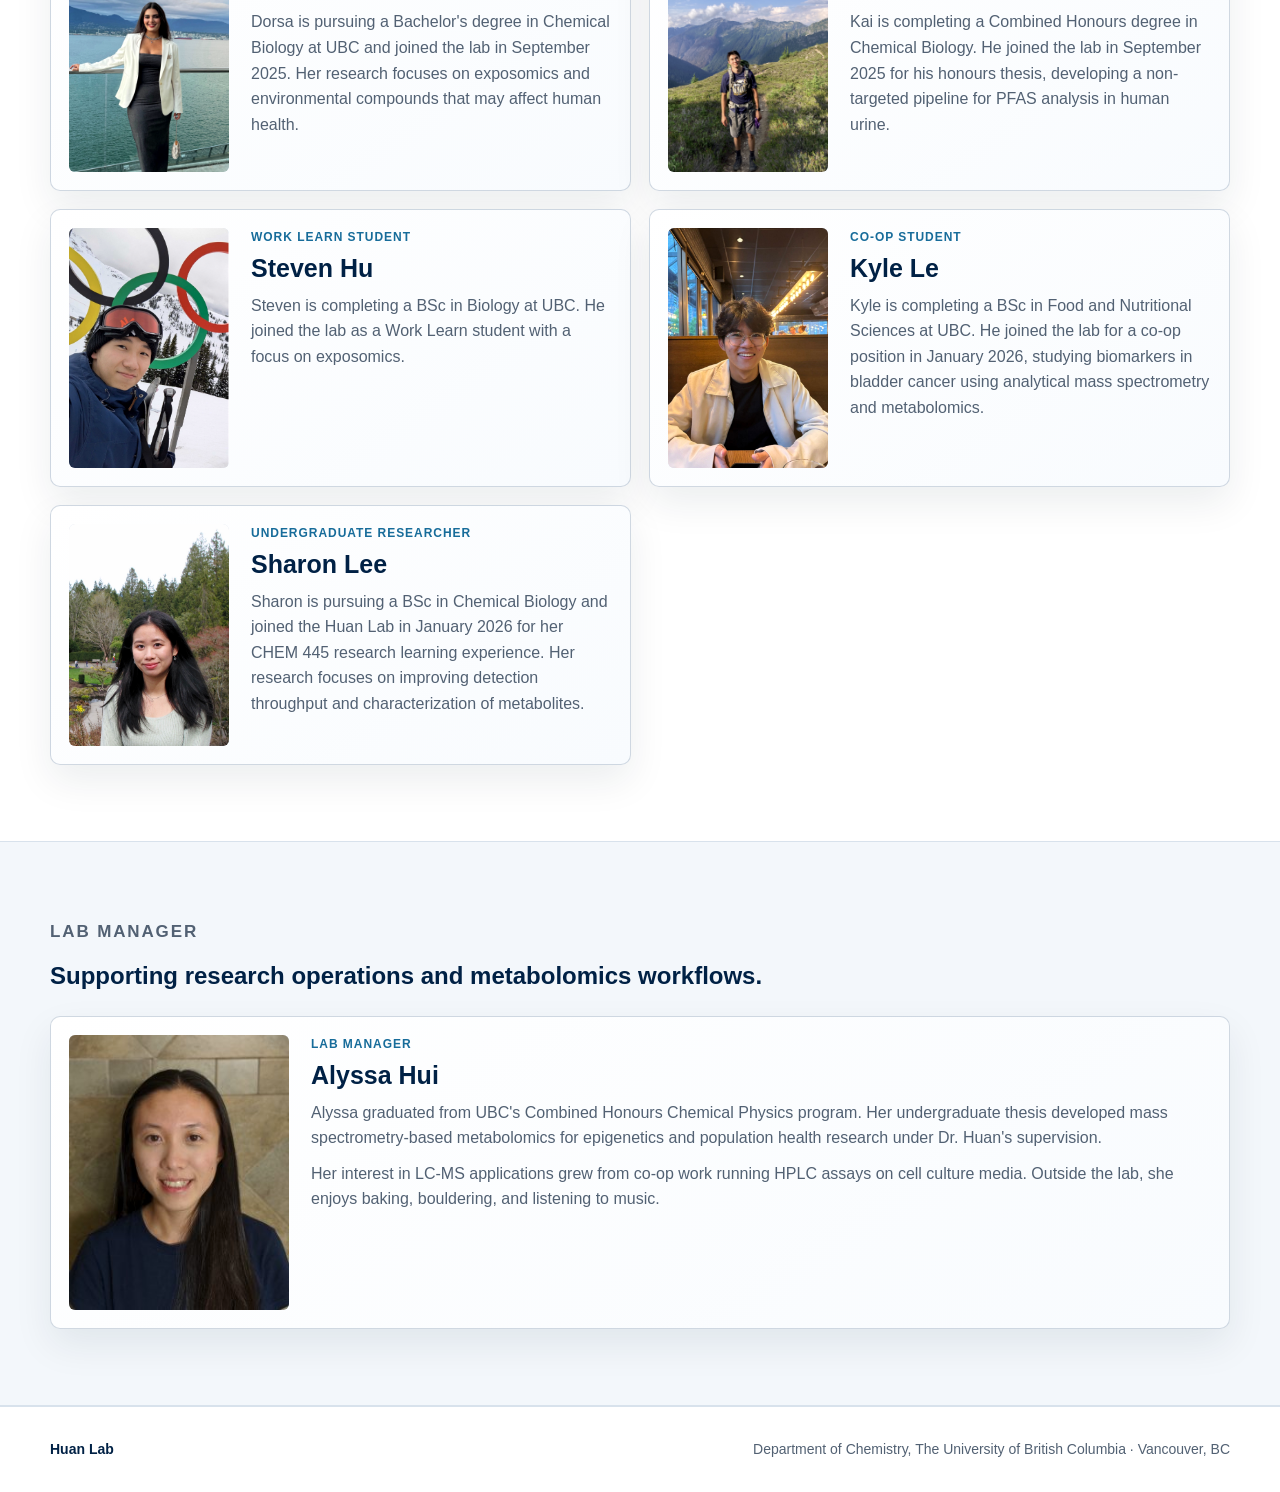
<file: current-members.html>
<!doctype html>
<html lang="en">
<head>
  <meta charset="utf-8">
  <meta name="viewport" content="width=device-width, initial-scale=1">
  <title>Current Members | Huan Lab</title>
  <link rel="stylesheet" href="style.css">
</head>
<body>
  <header class="site-header">
    <a class="site-brand" href="index.html">
      <strong>Huan Lab</strong>
      <span>Metabolomics and Exposomics at UBC</span>
    </a>
    <nav class="site-nav" aria-label="Primary navigation">
      <a href="research.html">Research</a>
      <a href="people.html">People</a>
      <a href="publications.html">Publications</a>
      <a href="contact.html">Contact</a>
    </nav>
  </header>

  <main>
    <section class="page-hero page-hero--people">
      <div class="hl-wrap">
        <p class="hl-eyebrow">Current Members</p>
        <h1>The scientists, trainees, and staff advancing Huan Lab research.</h1>
        <p>Our team works across analytical mass spectrometry, metabolomics, exposomics, bioinformatics, machine learning, environmental chemistry, and biological applications.</p>
      </div>
    </section>

    <section class="member-overview">
      <div class="hl-wrap member-overview-grid">
        <article><strong>1</strong><span>Postdoctoral fellow</span></article>
        <article><strong>10</strong><span>Graduate and visiting students</span></article>
        <article><strong>5</strong><span>Undergraduate researchers</span></article>
        <article><strong>1</strong><span>Lab manager</span></article>
      </div>
    </section>

    <section class="page-section" id="postdocs">
      <div class="hl-wrap">
        <div class="section-heading">
          <p class="hl-eyebrow hl-eyebrow--dark">Postdoctoral Fellows</p>
          <h2>Advanced research training across metabolism and chemical measurement.</h2>
        </div>
        <div class="member-grid member-grid--featured">
          <article class="member-card">
            <img src="images/people/amy-zheng.jpg" alt="Amy Zheng">
            <div>
              <span>Postdoctoral Fellow</span>
              <h3>Amy Zheng</h3>
              <p>Amy joined the Huan Lab in May 2025 after earning her Ph.D. in Chemical Engineering from Vanderbilt University under Dr. Jamey Young. Her doctoral work applied metabolic flux analysis to microalgae to enhance biofuel production.</p>
              <p>At the Huan Lab, she develops approaches to systematically quantify metabolic fluxes by integrating isotope tracing and untargeted metabolomics data.</p>
            </div>
          </article>
        </div>
      </div>
    </section>

    <section class="page-section page-section--soft" id="graduate-students">
      <div class="hl-wrap">
        <div class="section-heading">
          <p class="hl-eyebrow hl-eyebrow--dark">Graduate Students</p>
          <h2>Developing methods, software, and applications for modern metabolomics.</h2>
        </div>
        <div class="member-grid">
          <article class="member-card"><img src="images/people/brian-low.jpeg" alt="Brian Low"><div><span>Graduate Student</span><h3>Brian Low</h3><p>After completing his Bachelor's degree at UBC, Brian returned to the Huan Lab as a graduate student. He hopes to contribute to metabolomics by developing novel bioinformatic tools for biomarker discovery.</p></div></article>
          <article class="member-card"><img src="images/people/botao-liu.jpg" alt="Botao Liu"><div><span>Graduate Student</span><h3>Botao Liu</h3><p>Botao trained in organic synthesis methodology at Gannan Normal University and completed a Master's degree at Dalian University of Technology focused on organic luminescent materials for OLEDs. He joined the Huan Lab in 2023 for Ph.D. studies focused on plant metabolomics.</p></div></article>
          <article class="member-card"><img src="images/people/erica-kim.jpg" alt="Erica Kim"><div><span>MSc Student</span><h3>Erica Kim</h3><p>Erica is an MSc student in Chemistry who joined the lab in September 2023 after undergraduate study at the University of Alberta. Her hobby is playing Sudoku.</p></div></article>
          <article class="member-card"><img src="images/people/david-hidalgo.jpg" alt="David Hidalgo"><div><span>Graduate Student</span><h3>David Hidalgo</h3><p>David earned a Bachelor's degree in Chemistry from the University of Havana. He joined the Huan Lab in September 2023 and is interested in using metabolomics to address biotechnology and modern science questions.</p></div></article>
          <article class="member-card"><img src="images/people/chen-zhao.jpg" alt="Chen Zhao"><div><span>PhD Student</span><h3>Chen Zhao</h3><p>Chen completed a Bachelor's degree in Computing Science at Simon Fraser University and a Master's degree in Industrial Engineering at the University of Toronto. He joined the lab in 2024 as a Ph.D. student working on deep learning for metabolomics, co-supervised by Dr. Xiaoxiao Li.</p></div></article>
          <article class="member-card"><img src="images/people/chau-nguyen.jpg" alt="Chau Nguyen"><div><span>PhD Student</span><h3>Chau Nguyen</h3><p>After earning a Master's degree in Forensic Chemistry at IUPUI, Chau joined Prof. David Chen's lab at UBC in 2021 as a Ph.D. student co-supervised by Dr. Tao Huan. She studies metabolomics techniques for investigating biological samples.</p></div></article>
          <article class="member-card"><img src="images/people/nhi-hoang.jpg" alt="Nhi Hoang"><div><span>Graduate Student</span><h3>Nhi Hoang</h3><p>Nhi earned her Bachelor's degree in Chemical Biology at UBC and joined the lab in September 2024. She previously worked on lipid nanoparticles during co-op and enjoys reading, climbing, and sports.</p></div></article>
          <article class="member-card"><img src="images/people/kevin-zhang.jpeg" alt="Kevin Zhang"><div><span>MSc Student, Bioinformatics</span><h3>Kevin Zhang</h3><p>Kevin completed a Bachelor's degree in Computer Science combined with Statistics at UBC. He joined the lab in September 2025 as an MSc student in Bioinformatics working on statistical methods for metabolomics data.</p></div></article>
          <article class="member-card"><img src="images/people/cailum-stienstra.jpg" alt="Cailum Stienstra"><div><span>Visiting PhD Student</span><h3>Cailum Stienstra</h3><p>Cailum is a Ph.D. student at the University of Waterloo working as a visiting student with the Huan Lab. His research interests include machine learning, structural annotation, and spectroscopy.</p></div></article>
          <article class="member-card"><img src="images/people/yuan-xu.jpg" alt="Yuan Xu"><div><span>PhD Student</span><h3>Yuan Xu</h3><p>Yuan received her Master's degree from Shanghai Jiao Tong University, where she developed a capillary electrophoresis device equipped with a nanoliter quantitative valve. She joined the Huan Lab in 2026 for Ph.D. studies focused on metabolomics.</p></div></article>
        </div>
      </div>
    </section>

    <section class="page-section" id="undergraduates">
      <div class="hl-wrap">
        <div class="section-heading">
          <p class="hl-eyebrow hl-eyebrow--dark">Undergraduate Students</p>
          <h2>Early-stage researchers contributing to exposomics, metabolomics, and analytical chemistry.</h2>
        </div>
        <div class="member-grid">
          <article class="member-card"><img src="images/people/dorsa-nilforoush.png" alt="Dorsa Nilforoush"><div><span>Undergraduate Researcher</span><h3>Dorsa Nilforoush</h3><p>Dorsa is pursuing a Bachelor's degree in Chemical Biology at UBC and joined the lab in September 2025. Her research focuses on exposomics and environmental compounds that may affect human health.</p></div></article>
          <article class="member-card"><img src="images/people/kai-constabel.png" alt="Kai Constabel"><div><span>Honours Student</span><h3>Kai Constabel</h3><p>Kai is completing a Combined Honours degree in Chemical Biology. He joined the lab in September 2025 for his honours thesis, developing a non-targeted pipeline for PFAS analysis in human urine.</p></div></article>
          <article class="member-card"><img src="images/people/steven-hu.png" alt="Steven Hu"><div><span>Work Learn Student</span><h3>Steven Hu</h3><p>Steven is completing a BSc in Biology at UBC. He joined the lab as a Work Learn student with a focus on exposomics.</p></div></article>
          <article class="member-card"><img src="images/people/kyle-le.jpg" alt="Kyle Le"><div><span>Co-op Student</span><h3>Kyle Le</h3><p>Kyle is completing a BSc in Food and Nutritional Sciences at UBC. He joined the lab for a co-op position in January 2026, studying biomarkers in bladder cancer using analytical mass spectrometry and metabolomics.</p></div></article>
          <article class="member-card"><img src="images/people/sharon-lee.jpg" alt="Sharon Lee"><div><span>Undergraduate Researcher</span><h3>Sharon Lee</h3><p>Sharon is pursuing a BSc in Chemical Biology and joined the Huan Lab in January 2026 for her CHEM 445 research learning experience. Her research focuses on improving detection throughput and characterization of metabolites.</p></div></article>
        </div>
      </div>
    </section>

    <section class="page-section page-section--soft" id="staff">
      <div class="hl-wrap">
        <div class="section-heading">
          <p class="hl-eyebrow hl-eyebrow--dark">Lab Manager</p>
          <h2>Supporting research operations and metabolomics workflows.</h2>
        </div>
        <div class="member-grid member-grid--featured">
          <article class="member-card">
            <img src="images/people/alyssa-hui.jpg" alt="Alyssa Hui">
            <div>
              <span>Lab Manager</span>
              <h3>Alyssa Hui</h3>
              <p>Alyssa graduated from UBC's Combined Honours Chemical Physics program. Her undergraduate thesis developed mass spectrometry-based metabolomics for epigenetics and population health research under Dr. Huan's supervision.</p>
              <p>Her interest in LC-MS applications grew from co-op work running HPLC assays on cell culture media. Outside the lab, she enjoys baking, bouldering, and listening to music.</p>
            </div>
          </article>
        </div>
      </div>
    </section>
  </main>

  <footer class="site-footer">
    <div class="hl-wrap">
      <a class="site-footer__brand" href="index.html"><strong>Huan Lab</strong></a>
      <span>Department of Chemistry, The University of British Columbia · Vancouver, BC</span>
    </div>
  </footer>
</body>
</html>
</file>
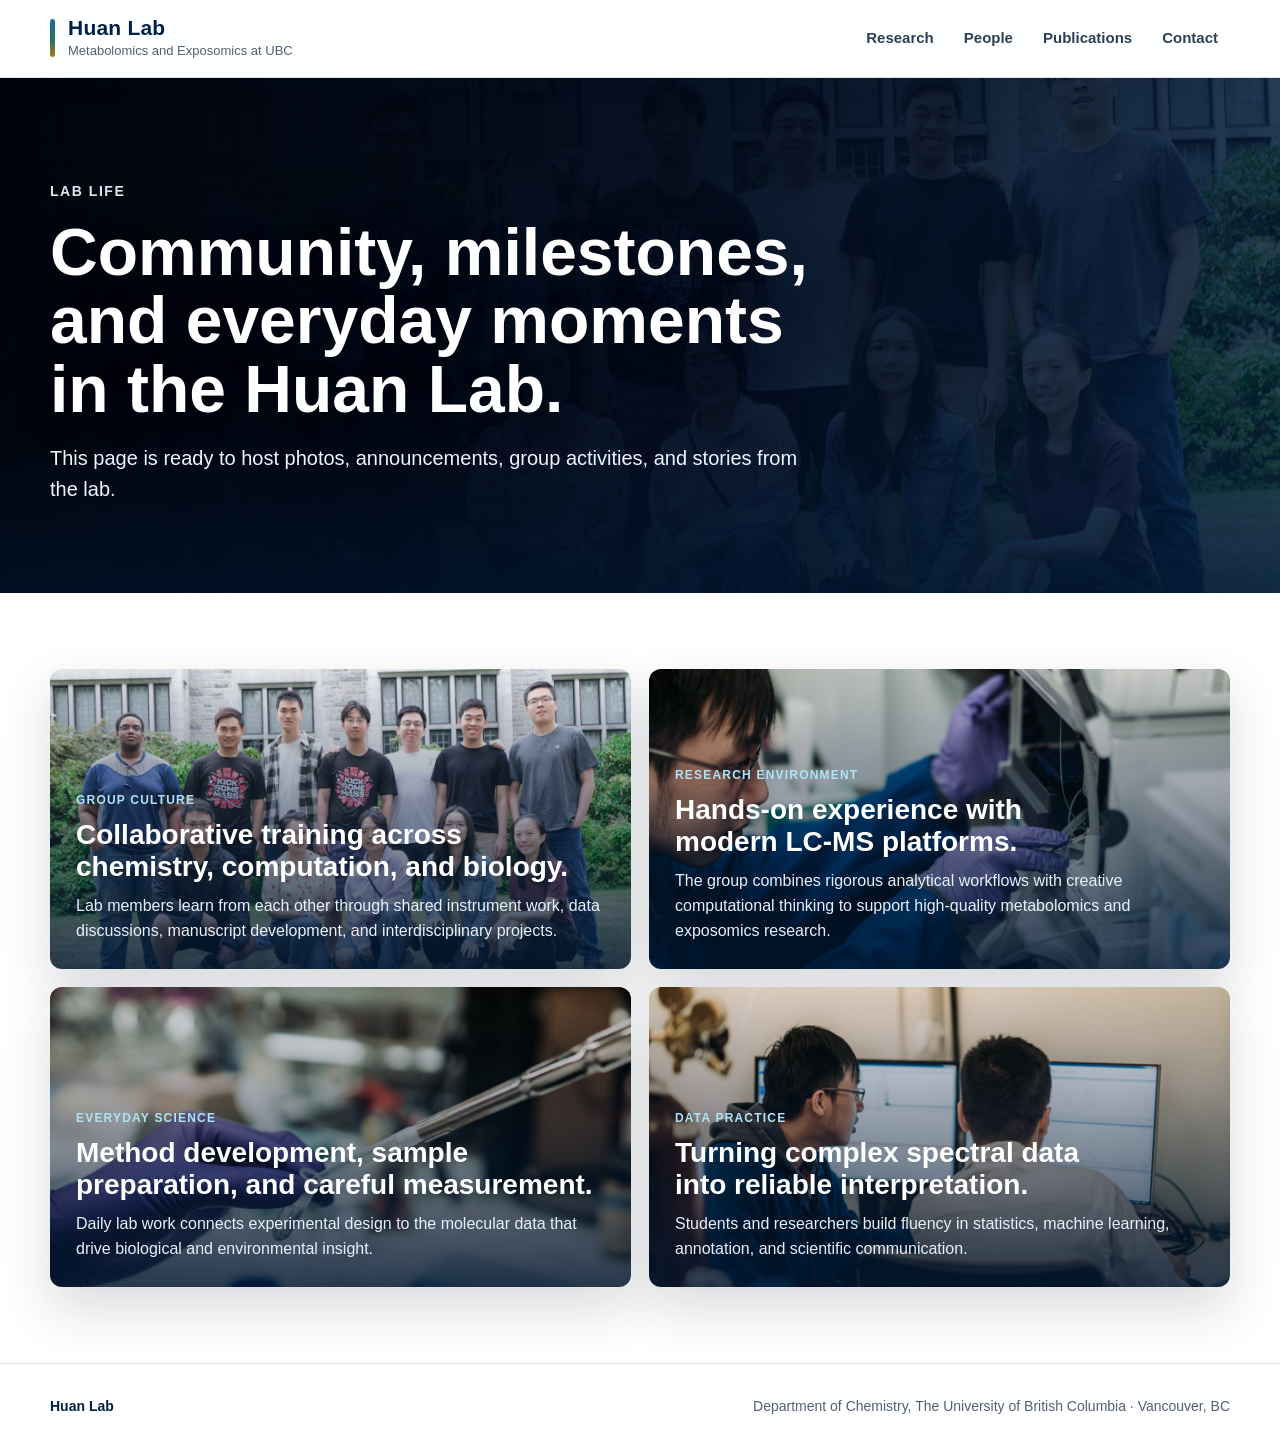
<file: lab-life.html>
<!doctype html>
<html lang="en">
<head>
  <meta charset="utf-8">
  <meta name="viewport" content="width=device-width, initial-scale=1">
  <title>Lab Life | Huan Lab</title>
  <link rel="stylesheet" href="style.css">
</head>
<body>
  <header class="site-header">
    <a class="site-brand" href="index.html">
      <strong>Huan Lab</strong>
      <span>Metabolomics and Exposomics at UBC</span>
    </a>
    <nav class="site-nav" aria-label="Primary navigation">
      <a href="research.html">Research</a>
      <a href="people.html">People</a>
      <a href="publications.html">Publications</a>
      <a href="contact.html">Contact</a>
    </nav>
  </header>

  <main>
    <section class="page-hero page-hero--lab-life">
      <div class="hl-wrap">
        <p class="hl-eyebrow">Lab Life</p>
        <h1>Community, milestones, and everyday moments in the Huan Lab.</h1>
        <p>This page is ready to host photos, announcements, group activities, and stories from the lab.</p>
      </div>
    </section>

    <section class="page-section">
      <div class="hl-wrap lab-life-empty" aria-label="Lab life highlights">
        <article class="lab-life-card">
          <span>Group culture</span>
          <h2>Collaborative training across chemistry, computation, and biology.</h2>
          <p>Lab members learn from each other through shared instrument work, data discussions, manuscript development, and interdisciplinary projects.</p>
        </article>
        <article class="lab-life-card">
          <span>Research environment</span>
          <h2>Hands-on experience with modern LC-MS platforms.</h2>
          <p>The group combines rigorous analytical workflows with creative computational thinking to support high-quality metabolomics and exposomics research.</p>
        </article>
        <article class="lab-life-card">
          <span>Everyday science</span>
          <h2>Method development, sample preparation, and careful measurement.</h2>
          <p>Daily lab work connects experimental design to the molecular data that drive biological and environmental insight.</p>
        </article>
        <article class="lab-life-card">
          <span>Data practice</span>
          <h2>Turning complex spectral data into reliable interpretation.</h2>
          <p>Students and researchers build fluency in statistics, machine learning, annotation, and scientific communication.</p>
        </article>
      </div>
    </section>
  </main>

  <footer class="site-footer">
    <div class="hl-wrap">
      <a class="site-footer__brand" href="index.html"><strong>Huan Lab</strong></a>
      <span>Department of Chemistry, The University of British Columbia &middot; Vancouver, BC</span>
    </div>
  </footer>
</body>
</html>
</file>
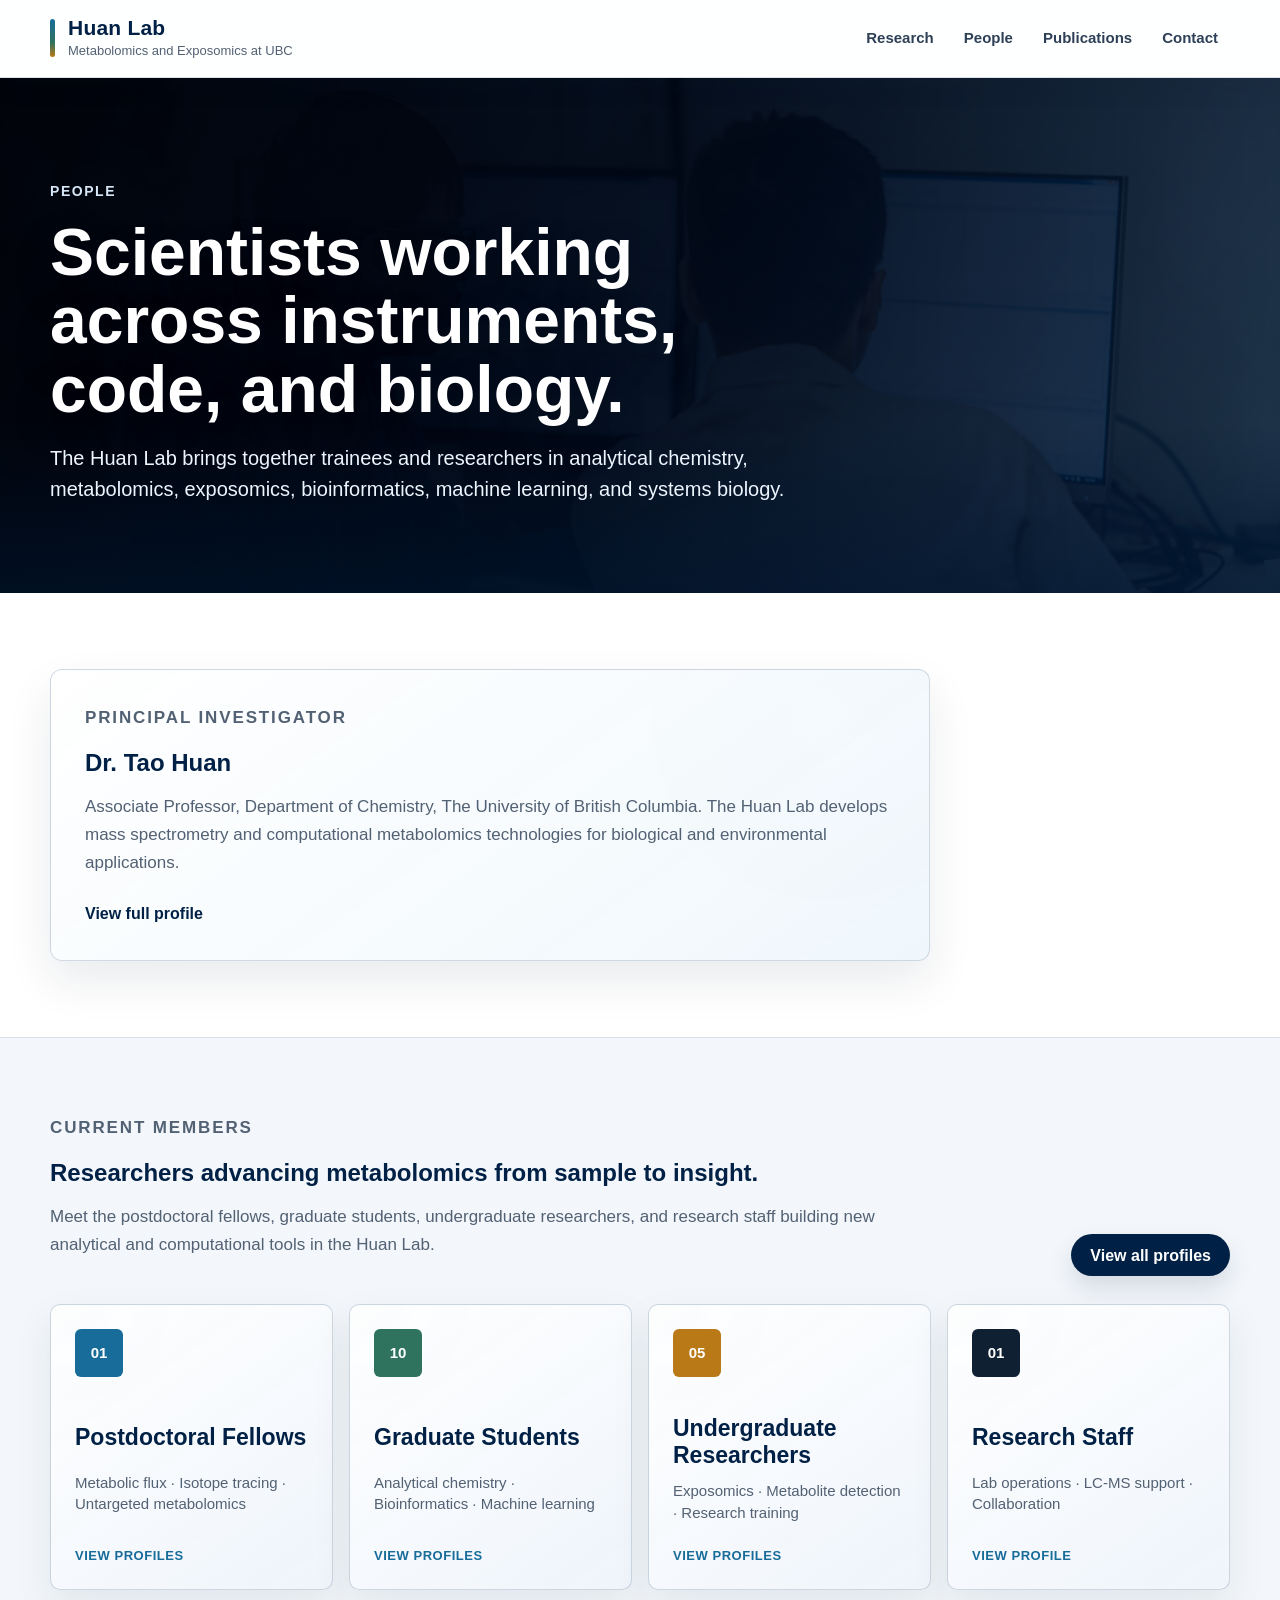
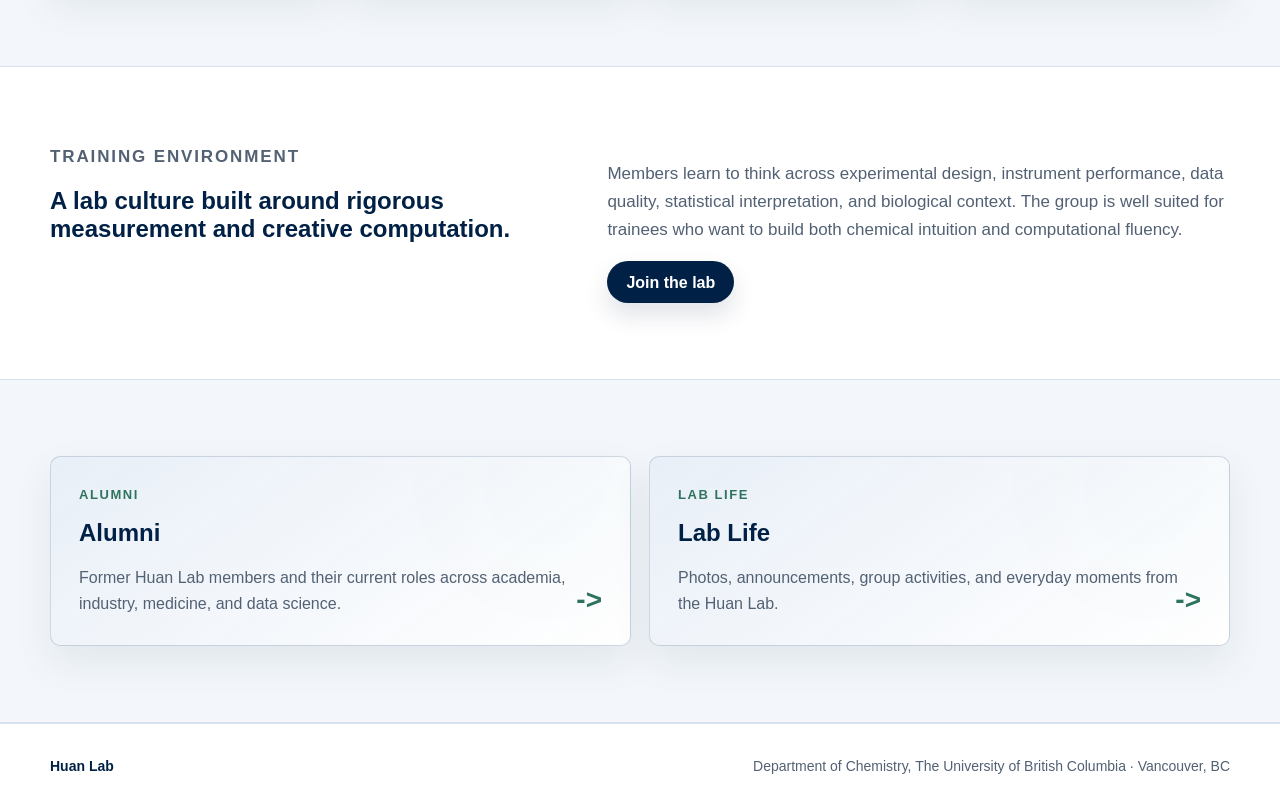
<file: people.html>
<!doctype html>
<html lang="en">
<head>
  <meta charset="utf-8">
  <meta name="viewport" content="width=device-width, initial-scale=1">
  <title>People | Huan Lab</title>
  <link rel="stylesheet" href="style.css">
</head>
<body>
  <header class="site-header">
    <a class="site-brand" href="index.html">
      <strong>Huan Lab</strong>
      <span>Metabolomics and Exposomics at UBC</span>
    </a>
    <nav class="site-nav" aria-label="Primary navigation">
      <a href="research.html">Research</a>
      <a href="people.html">People</a>
      <a href="publications.html">Publications</a>
      <a href="contact.html">Contact</a>
    </nav>
  </header>

  <main>
    <section class="page-hero page-hero--people">
      <div class="hl-wrap">
        <p class="hl-eyebrow">People</p>
        <h1>Scientists working across instruments, code, and biology.</h1>
        <p>The Huan Lab brings together trainees and researchers in analytical chemistry, metabolomics, exposomics, bioinformatics, machine learning, and systems biology.</p>
      </div>
    </section>

    <section class="page-section">
      <div class="hl-wrap">
        <a class="profile-lead profile-lead-link" href="tao-huan.html">
          <div>
            <p class="hl-eyebrow hl-eyebrow--dark">Principal investigator</p>
            <h2>Dr. Tao Huan</h2>
            <p>Associate Professor, Department of Chemistry, The University of British Columbia. The Huan Lab develops mass spectrometry and computational metabolomics technologies for biological and environmental applications.</p>
            <span class="text-link">View full profile</span>
          </div>
        </a>
      </div>
    </section>

    <section class="page-section page-section--soft" id="postdocs">
      <div class="hl-wrap">
        <div class="section-heading section-heading--with-action">
          <div>
            <p class="hl-eyebrow hl-eyebrow--dark">Current members</p>
            <h2>Researchers advancing metabolomics from sample to insight.</h2>
            <p>Meet the postdoctoral fellows, graduate students, undergraduate researchers, and research staff building new analytical and computational tools in the Huan Lab.</p>
          </div>
          <a class="hl-button" href="current-members.html">View all profiles</a>
        </div>
        <div class="people-card-grid">
          <a class="person-card person-card--postdoc" href="current-members.html#postdocs">
            <em>01</em>
            <strong>Postdoctoral Fellows</strong>
            <span>Metabolic flux · Isotope tracing · Untargeted metabolomics</span>
            <small>View profiles</small>
          </a>
          <a class="person-card person-card--grad" id="graduate-students" href="current-members.html#graduate-students">
            <em>10</em>
            <strong>Graduate Students</strong>
            <span>Analytical chemistry · Bioinformatics · Machine learning</span>
            <small>View profiles</small>
          </a>
          <a class="person-card person-card--undergrad" id="undergraduates" href="current-members.html#undergraduates">
            <em>05</em>
            <strong>Undergraduate Researchers</strong>
            <span>Exposomics · Metabolite detection · Research training</span>
            <small>View profiles</small>
          </a>
          <a class="person-card person-card--staff" id="staff" href="current-members.html#staff">
            <em>01</em>
            <strong>Research Staff</strong>
            <span>Lab operations · LC-MS support · Collaboration</span>
            <small>View profile</small>
          </a>
        </div>
      </div>
    </section>

    <section class="page-section" id="life">
      <div class="hl-wrap split-feature">
        <div>
          <p class="hl-eyebrow hl-eyebrow--dark">Training environment</p>
          <h2>A lab culture built around rigorous measurement and creative computation.</h2>
        </div>
        <div>
          <p>Members learn to think across experimental design, instrument performance, data quality, statistical interpretation, and biological context. The group is well suited for trainees who want to build both chemical intuition and computational fluency.</p>
          <a class="hl-button" href="contact.html">Join the lab</a>
        </div>
      </div>
    </section>

    <section class="page-section page-section--soft" id="alumni">
      <div class="hl-wrap">
        <div class="people-tab-grid" aria-label="People page links">
          <a class="people-tab-card people-tab-card--link" href="alumni.html">
            <span class="people-tab-card__eyebrow">Alumni</span>
            <h2>Alumni</h2>
            <p>Former Huan Lab members and their current roles across academia, industry, medicine, and data science.</p>
          </a>
          <a class="people-tab-card people-tab-card--link" href="lab-life.html">
            <span class="people-tab-card__eyebrow">Lab Life</span>
            <h2>Lab Life</h2>
            <p>Photos, announcements, group activities, and everyday moments from the Huan Lab.</p>
          </a>
        </div>
      </div>
    </section>
  </main>

  <footer class="site-footer">
    <div class="hl-wrap">
      <a class="site-footer__brand" href="index.html"><strong>Huan Lab</strong></a>
      <span>Department of Chemistry, The University of British Columbia · Vancouver, BC</span>
    </div>
  </footer>
</body>
</html>
</file>
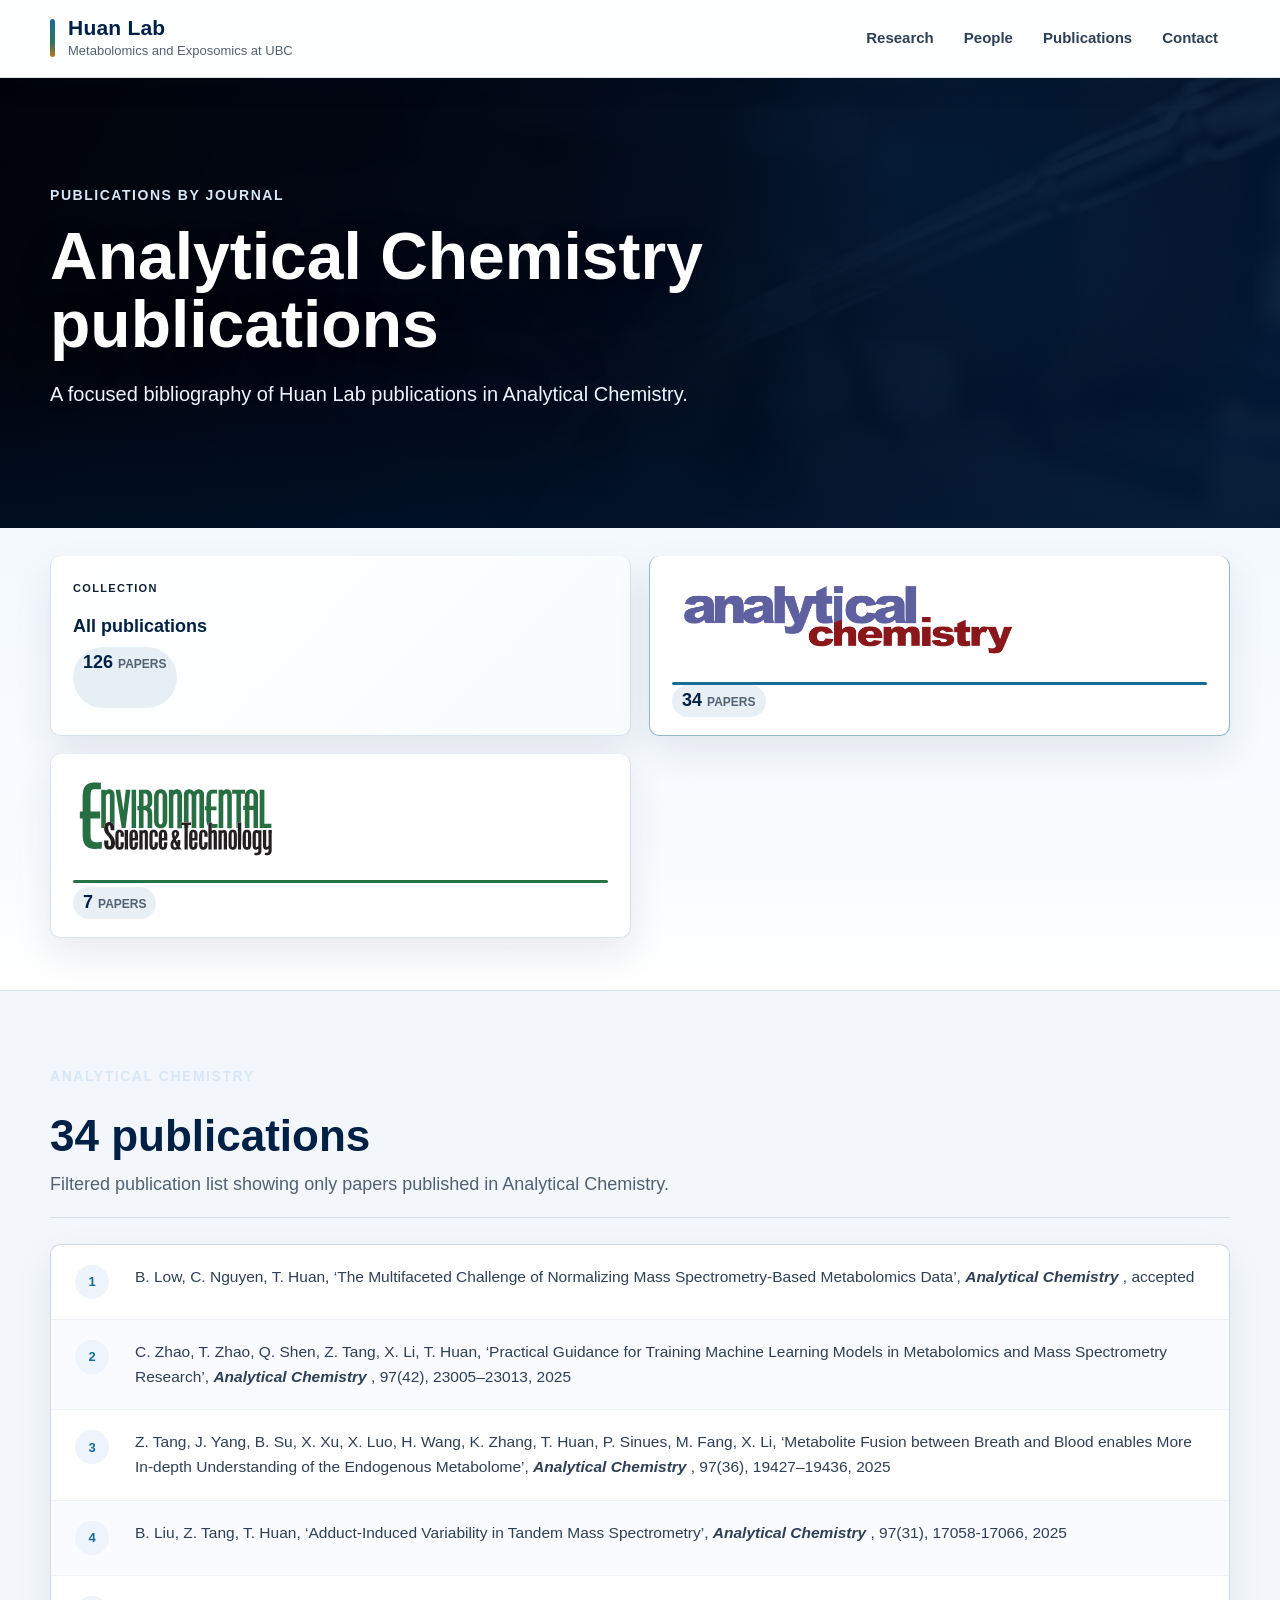
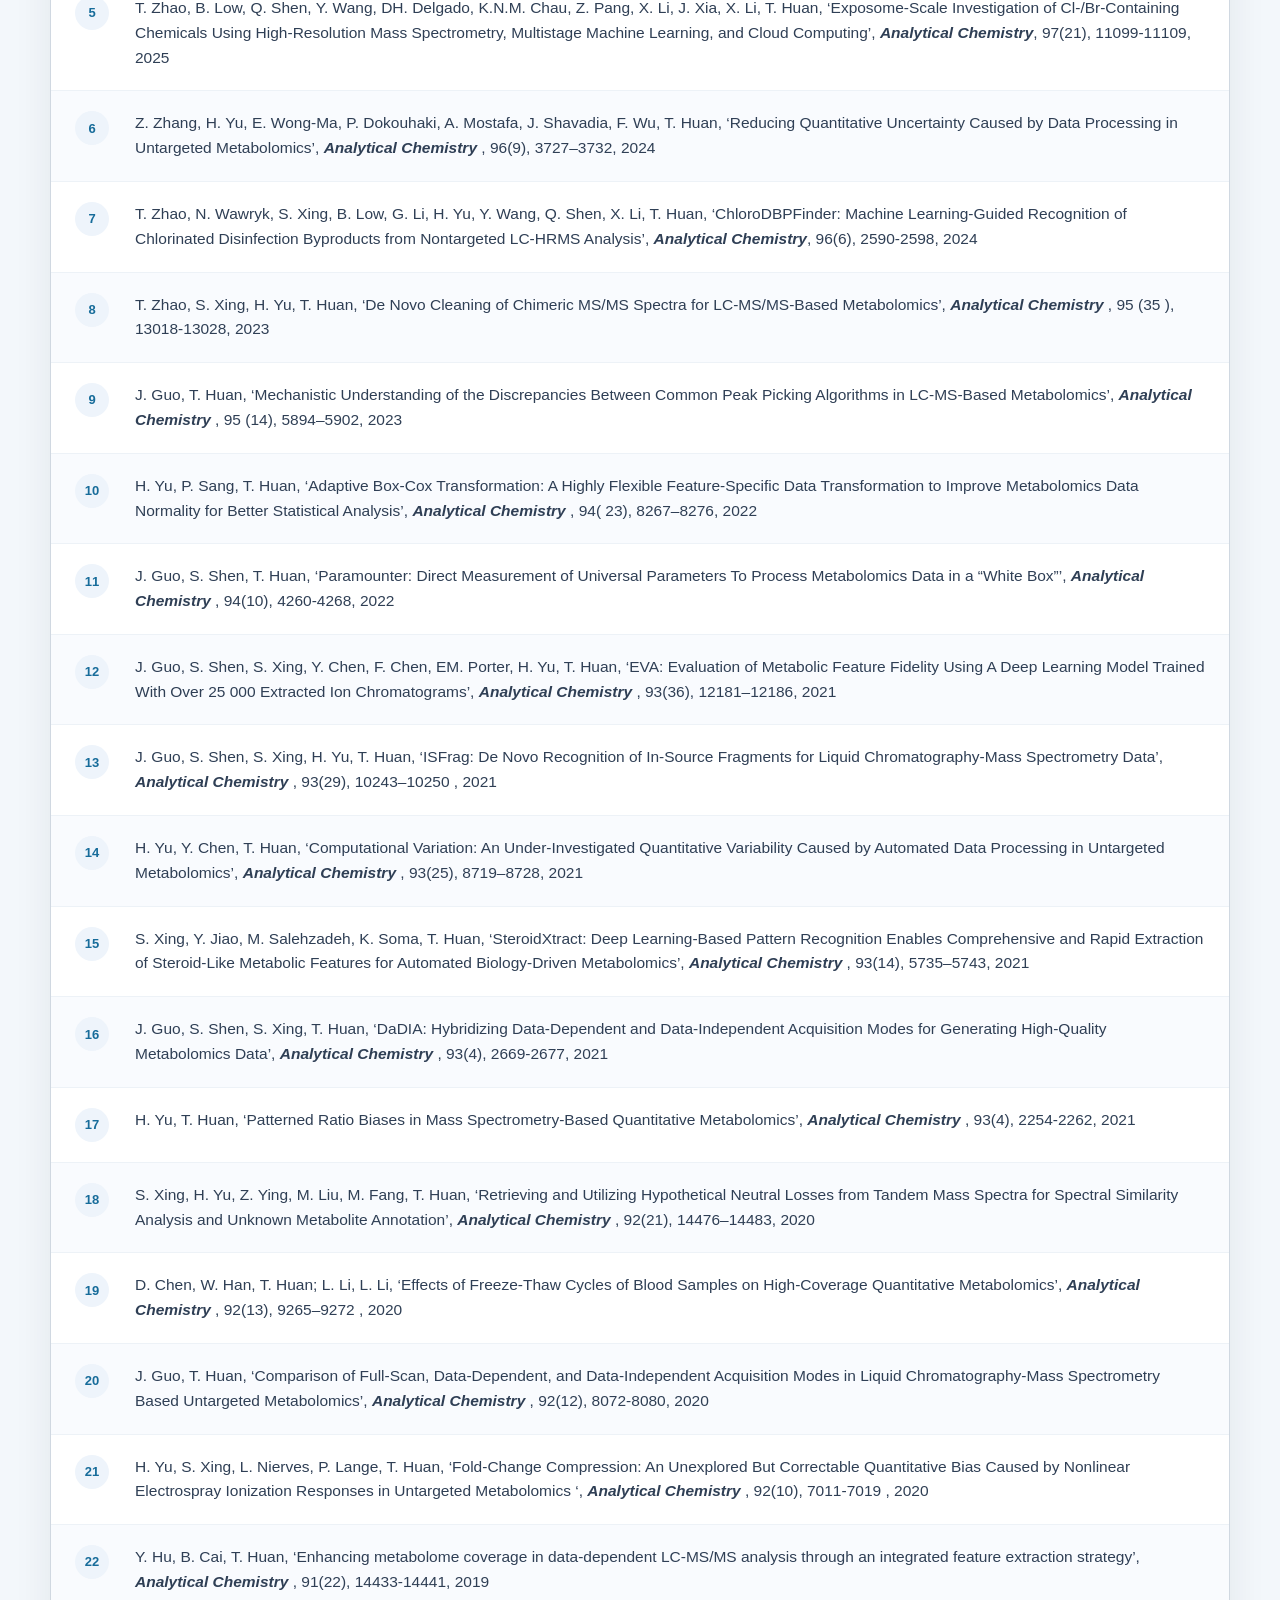
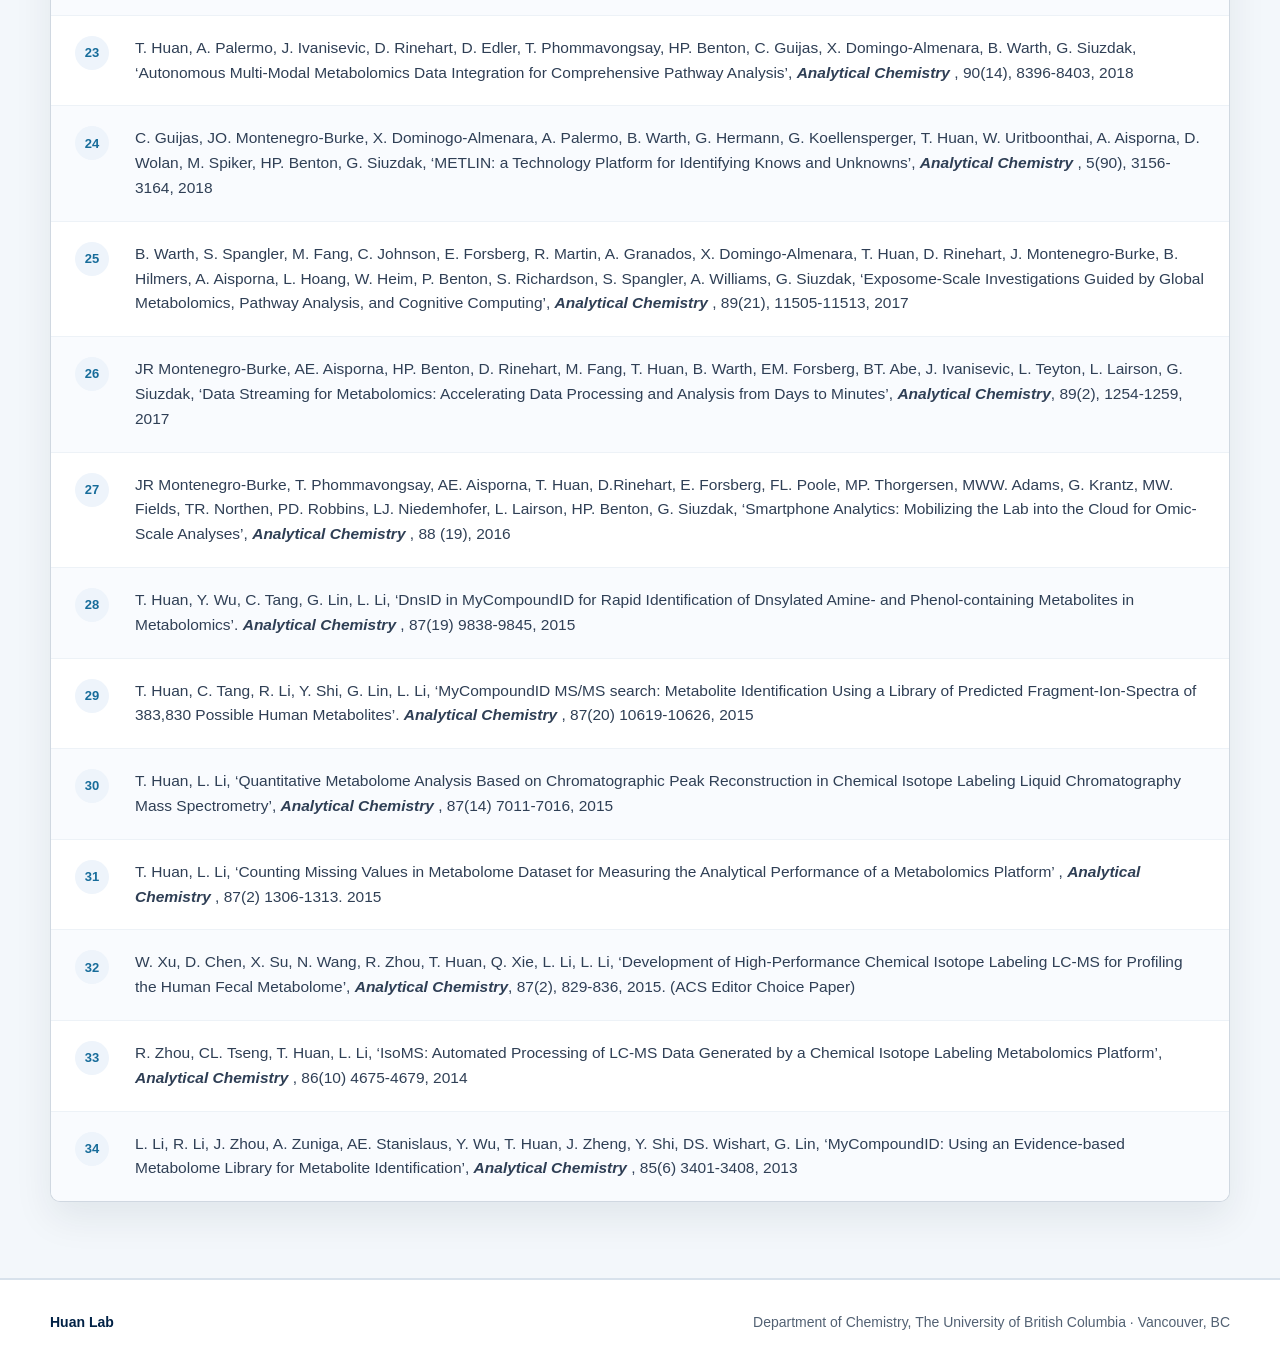
<file: publications-analytical-chemistry.html>
﻿<!doctype html>
<html lang="en">
<head>
  <meta charset="utf-8">
  <meta name="viewport" content="width=device-width, initial-scale=1">
  <title>Analytical Chemistry Publications | Huan Lab</title>
  <link rel="stylesheet" href="style.css">
</head>
<body>
  <header class="site-header">
    <a class="site-brand" href="index.html">
      <strong>Huan Lab</strong>
      <span>Metabolomics and Exposomics at UBC</span>
    </a>
    <nav class="site-nav" aria-label="Primary navigation">
      <a href="research.html">Research</a>
      <a href="people.html">People</a>
      <a href="publications.html">Publications</a>
      <a href="contact.html">Contact</a>
    </nav>
  </header>

  <main>
    <section class="page-hero page-hero--publications publications-hero">
      <div class="hl-wrap">
        <p class="hl-eyebrow">Publications by journal</p>
        <h1>Analytical Chemistry publications</h1>
        <p>A focused bibliography of Huan Lab publications in Analytical Chemistry.</p>
      </div>
    </section>

    <section class="publication-journal-tabs" aria-label="Browse publications by journal">
      <div class="hl-wrap publication-journal-tabs__inner">
        <a class="publication-journal-tab" href="publications.html">
          <small>Collection</small>
          <span>All publications</span>
          <strong><b>126</b> papers</strong>
        </a>
        <a class="publication-journal-tab publication-journal-tab--journal publication-journal-tab--analytical publication-journal-tab--active" href="publications-analytical-chemistry.html">
          <img class="publication-journal-logo" src="images/journals/analytical-chemistry-wordmark.svg" alt="Analytical Chemistry">
          <span>Analytical Chemistry</span>
          <strong><b>34</b> papers</strong>
        </a>
        <a class="publication-journal-tab publication-journal-tab--journal publication-journal-tab--est" href="publications-environmental-science-technology.html">
          <img class="publication-journal-logo" src="images/journals/environmental-science-technology-wordmark.svg" alt="Environmental Science &amp; Technology">
          <span>Environmental Science &amp; Technology</span>
          <strong><b>7</b> papers</strong>
        </a>
      </div>
    </section>

    <section class="page-section page-section--soft">
      <div class="hl-wrap publication-single-wrap">
        <div class="publication-single-head">
          <p class="hl-eyebrow">Analytical Chemistry</p>
          <h2>34 publications</h2>
          <p>Filtered publication list showing only papers published in Analytical Chemistry.</p>
        </div>
        <ol class="publication-archive-list publication-master-list">
<li><span class="pub-number">1</span><p><a class="publication-reference-link" href="https://doi.org/10.1021/acs.analchem.6c00292" target="_blank" rel="noopener">B. Low, C. Nguyen, T. Huan, ‘The Multifaceted Challenge of Normalizing Mass Spectrometry-Based Metabolomics Data’, <strong><em>Analytical Chemistry</em></strong> , accepted</a></p></li>
<li><span class="pub-number">2</span><p><a class="publication-reference-link" href="https://doi.org/10.1021/acs.analchem.5c01417" target="_blank" rel="noopener">C. Zhao, T. Zhao, Q. Shen, Z. Tang, X. Li, T. Huan, ‘Practical Guidance for Training Machine Learning Models in Metabolomics and Mass Spectrometry Research’, <strong><em>Analytical Chemistry</em></strong> , 97(42), 23005–23013, 2025</a></p></li>
<li><span class="pub-number">3</span><p><a class="publication-reference-link" href="https://doi.org/10.1021/acs.analchem.5c00543" target="_blank" rel="noopener">Z. Tang, J. Yang, B. Su, X. Xu, X. Luo, H. Wang, K. Zhang, T. Huan, P. Sinues, M. Fang, X. Li, ‘Metabolite Fusion between Breath and Blood enables More In-depth Understanding of the Endogenous Metabolome’, <strong><em>Analytical Chemistry</em></strong> , 97(36), 19427–19436, 2025</a></p></li>
<li><span class="pub-number">4</span><p><a class="publication-reference-link" href="https://doi.org/10.1021/acs.analchem.5c02792" target="_blank" rel="noopener">B. Liu, Z. Tang, T. Huan, ‘Adduct-Induced Variability in Tandem Mass Spectrometry’, <strong><em>Analytical Chemistry</em></strong> , 97(31), 17058-17066, 2025</a></p></li>
<li><span class="pub-number">5</span><p><a class="publication-reference-link" href="https://doi.org/10.1021/acs.analchem.5c00503" target="_blank" rel="noopener">T. Zhao, B. Low, Q. Shen, Y. Wang, DH. Delgado, K.N.M. Chau, Z. Pang, X. Li, J. Xia, X. Li, T. Huan, &lsquo;Exposome-Scale Investigation of Cl-/Br-Containing Chemicals Using High-Resolution Mass Spectrometry, Multistage Machine Learning, and Cloud Computing&rsquo;, <strong><em>Analytical Chemistry</em></strong>, 97(21), 11099-11109, 2025</a></p></li>
<li><span class="pub-number">6</span><p><a class="publication-reference-link" href="https://doi.org/10.1021/acs.analchem.3c04046" target="_blank" rel="noopener">Z. Zhang, H. Yu, E. Wong-Ma, P. Dokouhaki, A. Mostafa, J. Shavadia, F. Wu, T. Huan, ‘Reducing Quantitative Uncertainty Caused by Data Processing in Untargeted Metabolomics’, <strong><em>Analytical Chemistry</em></strong> , 96(9), 3727–3732, 2024</a></p></li>
<li><span class="pub-number">7</span><p><a class="publication-reference-link" href="https://doi.org/10.1021/acs.analchem.3c05124" target="_blank" rel="noopener">T. Zhao, N. Wawryk, S. Xing, B. Low, G. Li, H. Yu, Y. Wang, Q. Shen, X. Li, T. Huan, &lsquo;ChloroDBPFinder: Machine Learning-Guided Recognition of Chlorinated Disinfection Byproducts from Nontargeted LC-HRMS Analysis&rsquo;, <strong><em>Analytical Chemistry</em></strong>, 96(6), 2590-2598, 2024</a></p></li>
<li><span class="pub-number">8</span><p><a class="publication-reference-link" href="https://doi.org/10.1021/acs.analchem.3c00736.s002" target="_blank" rel="noopener">T. Zhao, S. Xing, H. Yu, T. Huan, ‘De Novo Cleaning of Chimeric MS/MS Spectra for LC-MS/MS-Based Metabolomics’, <strong><em>Analytical Chemistry</em></strong> , 95 (35 ), 13018-13028, 2023</a></p></li>
<li><span class="pub-number">9</span><p><a class="publication-reference-link" href="https://doi.org/10.1021/acs.analchem.2c04887" target="_blank" rel="noopener">J. Guo, T. Huan, ‘Mechanistic Understanding of the Discrepancies Between Common Peak Picking Algorithms in LC-MS-Based Metabolomics’, <strong><em>Analytical Chemistry</em></strong> , 95 (14), 5894–5902, 2023</a></p></li>
<li><span class="pub-number">10</span><p><a class="publication-reference-link" href="https://doi.org/10.1021/acs.analchem.2c00503" target="_blank" rel="noopener">H. Yu, P. Sang, T. Huan, ‘Adaptive Box-Cox Transformation: A Highly Flexible Feature-Specific Data Transformation to Improve Metabolomics Data Normality for Better Statistical Analysis’, <strong><em>Analytical Chemistry</em></strong> , 94( 23), 8267–8276, 2022</a></p></li>
<li><span class="pub-number">11</span><p><a class="publication-reference-link" href="https://doi.org/10.1021/acs.analchem.1c04758" target="_blank" rel="noopener">J. Guo, S. Shen, T. Huan, ‘Paramounter: Direct Measurement of Universal Parameters To Process Metabolomics Data in a “White Box”’, <strong><em>Analytical Chemistry</em></strong> , 94(10), 4260-4268, 2022</a></p></li>
<li><span class="pub-number">12</span><p><a class="publication-reference-link" href="https://doi.org/10.1021/acs.analchem.1c01309" target="_blank" rel="noopener">J. Guo, S. Shen, S. Xing, Y. Chen, F. Chen, EM. Porter, H. Yu, T. Huan, ‘EVA: Evaluation of Metabolic Feature Fidelity Using A Deep Learning Model Trained With Over 25 000 Extracted Ion Chromatograms’, <strong><em>Analytical Chemistry</em></strong> , 93(36), 12181–12186, 2021</a></p></li>
<li><span class="pub-number">13</span><p><a class="publication-reference-link" href="https://doi.org/10.1021/acs.analchem.1c01644" target="_blank" rel="noopener">J. Guo, S. Shen, S. Xing, H. Yu, T. Huan, ‘ISFrag: De Novo Recognition of In-Source Fragments for Liquid Chromatography-Mass Spectrometry Data’, <strong><em>Analytical Chemistry</em></strong> , 93(29), 10243–10250 , 2021</a></p></li>
<li><span class="pub-number">14</span><p><a class="publication-reference-link" href="https://doi.org/10.1021/acs.analchem.0c03381" target="_blank" rel="noopener">H. Yu, Y. Chen, T. Huan, ‘Computational Variation: An Under-Investigated Quantitative Variability Caused by Automated Data Processing in Untargeted Metabolomics’, <strong><em>Analytical Chemistry</em></strong> , 93(25), 8719–8728, 2021</a></p></li>
<li><span class="pub-number">15</span><p><a class="publication-reference-link" href="https://doi.org/10.1021/acs.analchem.0c04834" target="_blank" rel="noopener">S. Xing, Y. Jiao, M. Salehzadeh, K. Soma, T. Huan, ‘SteroidXtract: Deep Learning-Based Pattern Recognition Enables Comprehensive and Rapid Extraction of Steroid-Like Metabolic Features for Automated Biology-Driven Metabolomics’, <strong><em>Analytical Chemistry</em></strong> , 93(14), 5735–5743, 2021</a></p></li>
<li><span class="pub-number">16</span><p><a class="publication-reference-link" href="https://doi.org/10.1021/acs.analchem.0c05022" target="_blank" rel="noopener">J. Guo, S. Shen, S. Xing, T. Huan, ‘DaDIA: Hybridizing Data-Dependent and Data-Independent Acquisition Modes for Generating High-Quality Metabolomics Data’, <strong><em>Analytical Chemistry</em></strong> , 93(4), 2669-2677, 2021</a></p></li>
<li><span class="pub-number">17</span><p><a class="publication-reference-link" href="https://doi.org/10.1021/acs.analchem.0c04113" target="_blank" rel="noopener">H. Yu, T. Huan, ‘Patterned Ratio Biases in Mass Spectrometry-Based Quantitative Metabolomics’, <strong><em>Analytical Chemistry</em></strong> , 93(4), 2254-2262, 2021</a></p></li>
<li><span class="pub-number">18</span><p><a class="publication-reference-link" href="https://doi.org/10.1021/acs.analchem.0c02521" target="_blank" rel="noopener">S. Xing, H. Yu, Z. Ying, M. Liu, M. Fang, T. Huan, ‘Retrieving and Utilizing Hypothetical Neutral Losses from Tandem Mass Spectra for Spectral Similarity Analysis and Unknown Metabolite Annotation’, <strong><em>Analytical Chemistry</em></strong> , 92(21), 14476–14483, 2020</a></p></li>
<li><span class="pub-number">19</span><p><a class="publication-reference-link" href="https://doi.org/10.1021/acs.analchem.0c01610" target="_blank" rel="noopener">D. Chen, W. Han, T. Huan; L. Li, L. Li, ‘Effects of Freeze-Thaw Cycles of Blood Samples on High-Coverage Quantitative Metabolomics’, <strong><em>Analytical Chemistry</em></strong> , 92(13), 9265–9272 , 2020</a></p></li>
<li><span class="pub-number">20</span><p><a class="publication-reference-link" href="https://doi.org/10.1021/acs.analchem.9b05135" target="_blank" rel="noopener">J. Guo, T. Huan, ‘Comparison of Full-Scan, Data-Dependent, and Data-Independent Acquisition Modes in Liquid Chromatography-Mass Spectrometry Based Untargeted Metabolomics’, <strong><em>Analytical Chemistry</em></strong> , 92(12), 8072-8080, 2020</a></p></li>
<li><span class="pub-number">21</span><p><a class="publication-reference-link" href="https://doi.org/10.1021/acs.analchem.0c00246" target="_blank" rel="noopener">H. Yu, S. Xing, L. Nierves, P. Lange, T. Huan, ‘Fold-Change Compression: An Unexplored But Correctable Quantitative Bias Caused by Nonlinear Electrospray Ionization Responses in Untargeted Metabolomics ‘, <strong><em>Analytical Chemistry</em></strong> , 92(10), 7011-7019 , 2020</a></p></li>
<li><span class="pub-number">22</span><p><a class="publication-reference-link" href="https://doi.org/10.1021/acs.analchem.9b02980" target="_blank" rel="noopener">Y. Hu, B. Cai, T. Huan, ‘Enhancing metabolome coverage in data-dependent LC-MS/MS analysis through an integrated feature extraction strategy’, <strong><em>Analytical Chemistry</em></strong> , 91(22), 14433-14441, 2019</a></p></li>
<li><span class="pub-number">23</span><p><a class="publication-reference-link" href="https://doi.org/10.1021/acs.analchem.8b00875" target="_blank" rel="noopener">T. Huan, A. Palermo, J. Ivanisevic, D. Rinehart, D. Edler, T. Phommavongsay, HP. Benton, C. Guijas, X. Domingo-Almenara, B. Warth, G. Siuzdak, ‘Autonomous Multi-Modal Metabolomics Data Integration for Comprehensive Pathway Analysis’, <strong><em>Analytical Chemistry</em></strong> , 90(14), 8396-8403, 2018</a></p></li>
<li><span class="pub-number">24</span><p><a class="publication-reference-link" href="https://doi.org/10.1021/acs.analchem.7b04424" target="_blank" rel="noopener">C. Guijas, JO. Montenegro-Burke, X. Dominogo-Almenara, A. Palermo, B. Warth, G. Hermann, G. Koellensperger, T. Huan, W. Uritboonthai, A. Aisporna, D. Wolan, M. Spiker, HP. Benton, G. Siuzdak, ‘METLIN: a Technology Platform for Identifying Knows and Unknowns’, <strong><em>Analytical Chemistry</em></strong> , 5(90), 3156-3164, 2018</a></p></li>
<li><span class="pub-number">25</span><p><a class="publication-reference-link" href="https://doi.org/10.1021/acs.analchem.7b02759" target="_blank" rel="noopener">B. Warth, S. Spangler, M. Fang, C. Johnson, E. Forsberg, R. Martin, A. Granados, X. Domingo-Almenara, T. Huan, D. Rinehart, J. Montenegro-Burke, B. Hilmers, A. Aisporna, L. Hoang, W. Heim, P. Benton, S. Richardson, S. Spangler, A. Williams, G. Siuzdak, ‘Exposome-Scale Investigations Guided by Global Metabolomics, Pathway Analysis, and Cognitive Computing’, <strong><em>Analytical Chemistry</em></strong> , 89(21), 11505-11513, 2017</a></p></li>
<li><span class="pub-number">26</span><p><a class="publication-reference-link" href="https://doi.org/10.1021/acs.analchem.6b03890" target="_blank" rel="noopener">JR Montenegro-Burke, AE. Aisporna, HP. Benton, D. Rinehart, M. Fang, T. Huan, B. Warth, EM. Forsberg, BT. Abe, J. Ivanisevic, L. Teyton, L. Lairson, G. Siuzdak, ‘Data Streaming for Metabolomics: Accelerating Data Processing and Analysis from Days to Minutes’, <strong><em>Analytical Chemistry</em></strong>, 89(2), 1254-1259, 2017</a></p></li>
<li><span class="pub-number">27</span><p><a class="publication-reference-link" href="https://doi.org/10.1021/acs.analchem.6b02676" target="_blank" rel="noopener">JR Montenegro-Burke, T. Phommavongsay, AE. Aisporna, T. Huan, D.Rinehart, E. Forsberg, FL. Poole, MP. Thorgersen, MWW. Adams, G. Krantz, MW. Fields, TR. Northen, PD. Robbins, LJ. Niedemhofer, L. Lairson, HP. Benton, G. Siuzdak, ‘Smartphone Analytics: Mobilizing the Lab into the Cloud for Omic-Scale Analyses’, <strong><em>Analytical Chemistry</em></strong> , 88 (19), 2016</a></p></li>
<li><span class="pub-number">28</span><p><a class="publication-reference-link" href="https://doi.org/10.1021/acs.analchem.5b02282" target="_blank" rel="noopener">T. Huan, Y. Wu, C. Tang, G. Lin, L. Li, ‘DnsID in MyCompoundID for Rapid Identification of Dnsylated Amine- and Phenol-containing Metabolites in Metabolomics’. <strong><em>Analytical Chemistry</em></strong> , 87(19) 9838-9845, 2015</a></p></li>
<li><span class="pub-number">29</span><p><a class="publication-reference-link" href="https://doi.org/10.1021/acs.analchem.5b03126" target="_blank" rel="noopener">T. Huan, C. Tang, R. Li, Y. Shi, G. Lin, L. Li, ‘MyCompoundID MS/MS search: Metabolite Identification Using a Library of Predicted Fragment-Ion-Spectra of 383,830 Possible Human Metabolites’. <strong><em>Analytical Chemistry</em></strong> , 87(20) 10619-10626, 2015</a></p></li>
<li><span class="pub-number">30</span><p><a class="publication-reference-link" href="https://doi.org/10.1021/acs.analchem.5b01434" target="_blank" rel="noopener">T. Huan, L. Li, ‘Quantitative Metabolome Analysis Based on Chromatographic Peak Reconstruction in Chemical Isotope Labeling Liquid Chromatography Mass Spectrometry’, <strong><em>Analytical Chemistry</em></strong> , 87(14) 7011-7016, 2015</a></p></li>
<li><span class="pub-number">31</span><p><a class="publication-reference-link" href="https://doi.org/10.1021/ac5039994" target="_blank" rel="noopener">T. Huan, L. Li, ‘Counting Missing Values in Metabolome Dataset for Measuring the Analytical Performance of a Metabolomics Platform’ , <strong><em>Analytical Chemistry</em></strong> , 87(2) 1306-1313. 2015</a></p></li>
<li><span class="pub-number">32</span><p><a class="publication-reference-link" href="https://doi.org/10.1021/ac503619q" target="_blank" rel="noopener">W. Xu, D. Chen, X. Su, N. Wang, R. Zhou, T. Huan, Q. Xie, L. Li, L. Li, &lsquo;Development of High-Performance Chemical Isotope Labeling LC-MS for Profiling the Human Fecal Metabolome&rsquo;, <strong><em>Analytical Chemistry</em></strong>, 87(2), 829-836, 2015. (ACS Editor Choice Paper)</a></p></li>
<li><span class="pub-number">33</span><p><a class="publication-reference-link" href="https://doi.org/10.1021/ac5009089" target="_blank" rel="noopener">R. Zhou, CL. Tseng, T. Huan, L. Li, ‘IsoMS: Automated Processing of LC-MS Data Generated by a Chemical Isotope Labeling Metabolomics Platform’, <strong><em>Analytical Chemistry</em></strong> , 86(10) 4675-4679, 2014</a></p></li>
<li><span class="pub-number">34</span><p><a class="publication-reference-link" href="https://doi.org/10.1021/ac400099b" target="_blank" rel="noopener">L. Li, R. Li, J. Zhou, A. Zuniga, AE. Stanislaus, Y. Wu, T. Huan, J. Zheng, Y. Shi, DS. Wishart, G. Lin, ‘MyCompoundID: Using an Evidence-based Metabolome Library for Metabolite Identification’, <strong><em>Analytical Chemistry</em></strong> , 85(6) 3401-3408, 2013</a></p></li>
        </ol>
      </div>
    </section>
  </main>

  <footer class="site-footer">
    <div class="hl-wrap">
      <a class="site-footer__brand" href="index.html"><strong>Huan Lab</strong></a>
      <span>Department of Chemistry, The University of British Columbia · Vancouver, BC</span>
    </div>
  </footer>
</body>
</html>
</file>
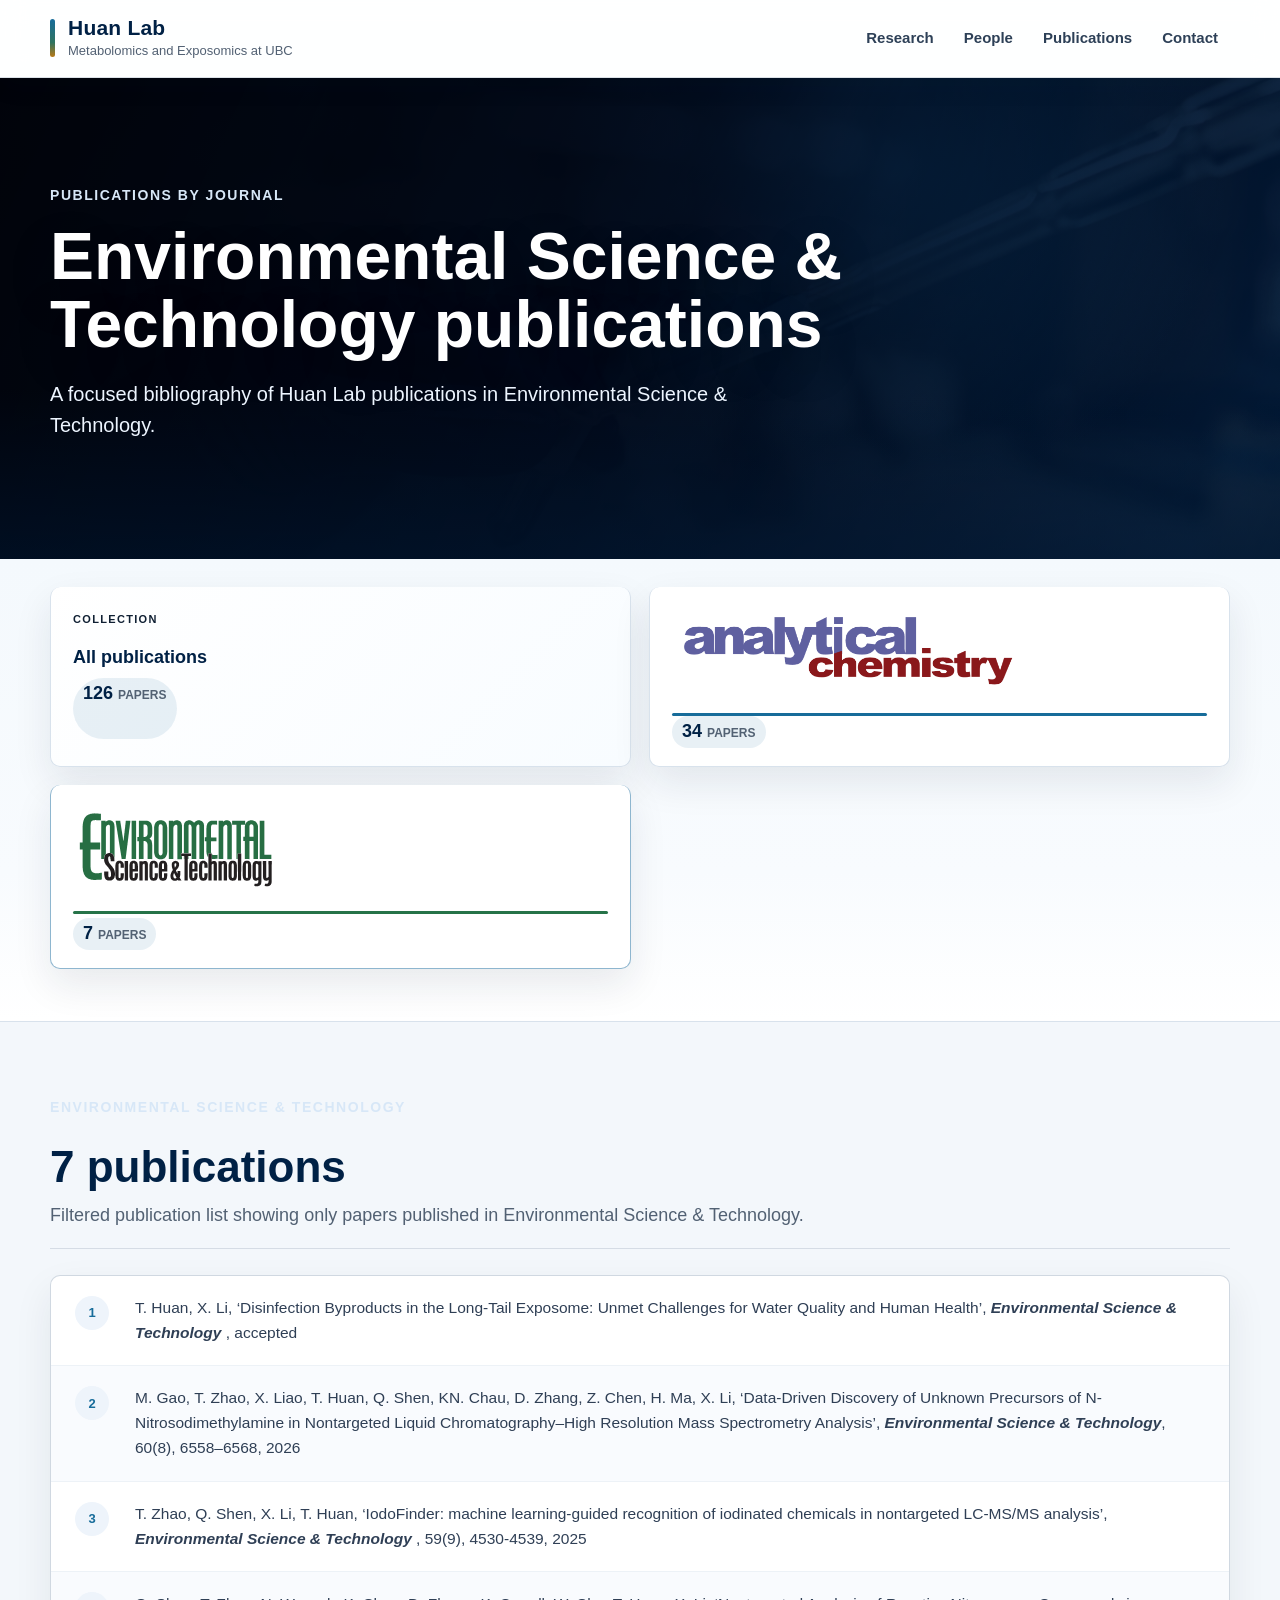
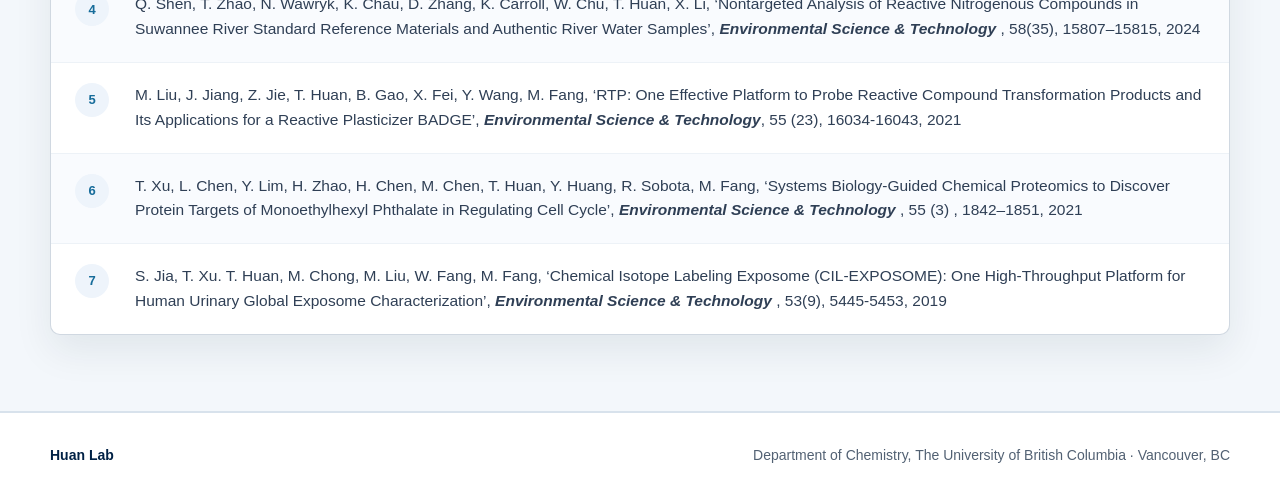
<file: publications-environmental-science-technology.html>
﻿<!doctype html>
<html lang="en">
<head>
  <meta charset="utf-8">
  <meta name="viewport" content="width=device-width, initial-scale=1">
  <title>Environmental Science &amp; Technology Publications | Huan Lab</title>
  <link rel="stylesheet" href="style.css">
</head>
<body>
  <header class="site-header">
    <a class="site-brand" href="index.html">
      <strong>Huan Lab</strong>
      <span>Metabolomics and Exposomics at UBC</span>
    </a>
    <nav class="site-nav" aria-label="Primary navigation">
      <a href="research.html">Research</a>
      <a href="people.html">People</a>
      <a href="publications.html">Publications</a>
      <a href="contact.html">Contact</a>
    </nav>
  </header>

  <main>
    <section class="page-hero page-hero--publications publications-hero">
      <div class="hl-wrap">
        <p class="hl-eyebrow">Publications by journal</p>
        <h1>Environmental Science &amp; Technology publications</h1>
        <p>A focused bibliography of Huan Lab publications in Environmental Science &amp; Technology.</p>
      </div>
    </section>

    <section class="publication-journal-tabs" aria-label="Browse publications by journal">
      <div class="hl-wrap publication-journal-tabs__inner">
        <a class="publication-journal-tab" href="publications.html">
          <small>Collection</small>
          <span>All publications</span>
          <strong><b>126</b> papers</strong>
        </a>
        <a class="publication-journal-tab publication-journal-tab--journal publication-journal-tab--analytical" href="publications-analytical-chemistry.html">
          <img class="publication-journal-logo" src="images/journals/analytical-chemistry-wordmark.svg" alt="Analytical Chemistry">
          <span>Analytical Chemistry</span>
          <strong><b>34</b> papers</strong>
        </a>
        <a class="publication-journal-tab publication-journal-tab--journal publication-journal-tab--est publication-journal-tab--active" href="publications-environmental-science-technology.html">
          <img class="publication-journal-logo" src="images/journals/environmental-science-technology-wordmark.svg" alt="Environmental Science &amp; Technology">
          <span>Environmental Science &amp; Technology</span>
          <strong><b>7</b> papers</strong>
        </a>
      </div>
    </section>

    <section class="page-section page-section--soft">
      <div class="hl-wrap publication-single-wrap">
        <div class="publication-single-head">
          <p class="hl-eyebrow">Environmental Science &amp; Technology</p>
          <h2>7 publications</h2>
          <p>Filtered publication list showing only papers published in Environmental Science &amp; Technology.</p>
        </div>
        <ol class="publication-archive-list publication-master-list">
<li><span class="pub-number">1</span><p><a class="publication-reference-link" href="https://doi.org/10.1021/acs.est.6c05202" target="_blank" rel="noopener">T. Huan, X. Li, ‘Disinfection Byproducts in the Long-Tail Exposome: Unmet Challenges for Water Quality and Human Health’, <strong><em>Environmental Science &amp; Technology</em></strong> , accepted</a></p></li>
<li><span class="pub-number">2</span><p><a class="publication-reference-link" href="https://doi.org/10.1021/acs.est.5c10336" target="_blank" rel="noopener">M. Gao, T. Zhao, X. Liao, T. Huan, Q. Shen, KN. Chau, D. Zhang, Z. Chen, H. Ma, X. Li, ‘Data-Driven Discovery of Unknown Precursors of N-Nitrosodimethylamine in Nontargeted Liquid Chromatography–High Resolution Mass Spectrometry Analysis’, <strong><em>Environmental Science &amp; Technology</em></strong>, 60(8), 6558–6568, 2026</a></p></li>
<li><span class="pub-number">3</span><p><a class="publication-reference-link" href="https://doi.org/10.1021/acs.est.4c12698" target="_blank" rel="noopener">T. Zhao, Q. Shen, X. Li, T. Huan, ‘IodoFinder: machine learning-guided recognition of iodinated chemicals in nontargeted LC-MS/MS analysis’, <strong><em>Environmental Science &amp; Technology</em></strong> , 59(9), 4530-4539, 2025</a></p></li>
<li><span class="pub-number">4</span><p><a class="publication-reference-link" href="https://doi.org/10.1021/acs.est.4c05165" target="_blank" rel="noopener">Q. Shen, T. Zhao, N. Wawryk, K. Chau, D. Zhang, K. Carroll, W. Chu, T. Huan, X. Li, ‘Nontargeted Analysis of Reactive Nitrogenous Compounds in Suwannee River Standard Reference Materials and Authentic River Water Samples’, <strong><em>Environmental Science &amp; Technology</em></strong> , 58(35), 15807–15815, 2024</a></p></li>
<li><span class="pub-number">5</span><p><a class="publication-reference-link" href="https://doi.org/10.1021/acs.est.1c05262" target="_blank" rel="noopener">M. Liu, J. Jiang, Z. Jie, T. Huan, B. Gao, X. Fei, Y. Wang, M. Fang, ‘RTP: One Effective Platform to Probe Reactive Compound Transformation Products and Its Applications for a Reactive Plasticizer BADGE’, <strong><em>Environmental Science &amp; Technology</em></strong>, 55 (23), 16034-16043, 2021</a></p></li>
<li><span class="pub-number">6</span><p><a class="publication-reference-link" href="https://doi.org/10.1021/acs.est.0c05832" target="_blank" rel="noopener">T. Xu, L. Chen, Y. Lim, H. Zhao, H. Chen, M. Chen, T. Huan, Y. Huang, R. Sobota, M. Fang, ‘Systems Biology-Guided Chemical Proteomics to Discover Protein Targets of Monoethylhexyl Phthalate in Regulating Cell Cycle’, <strong><em>Environmental Science &amp; Technology</em></strong> , 55 (3) , 1842–1851, 2021</a></p></li>
<li><span class="pub-number">7</span><p><a class="publication-reference-link" href="https://doi.org/10.1021/acs.est.9b00285" target="_blank" rel="noopener">S. Jia, T. Xu. T. Huan, M. Chong, M. Liu, W. Fang, M. Fang, ‘Chemical Isotope Labeling Exposome (CIL-EXPOSOME): One High-Throughput Platform for Human Urinary Global Exposome Characterization’, <strong><em>Environmental Science &amp; Technology</em></strong> , 53(9), 5445-5453, 2019</a></p></li>
        </ol>
      </div>
    </section>
  </main>

  <footer class="site-footer">
    <div class="hl-wrap">
      <a class="site-footer__brand" href="index.html"><strong>Huan Lab</strong></a>
      <span>Department of Chemistry, The University of British Columbia · Vancouver, BC</span>
    </div>
  </footer>
</body>
</html>
</file>
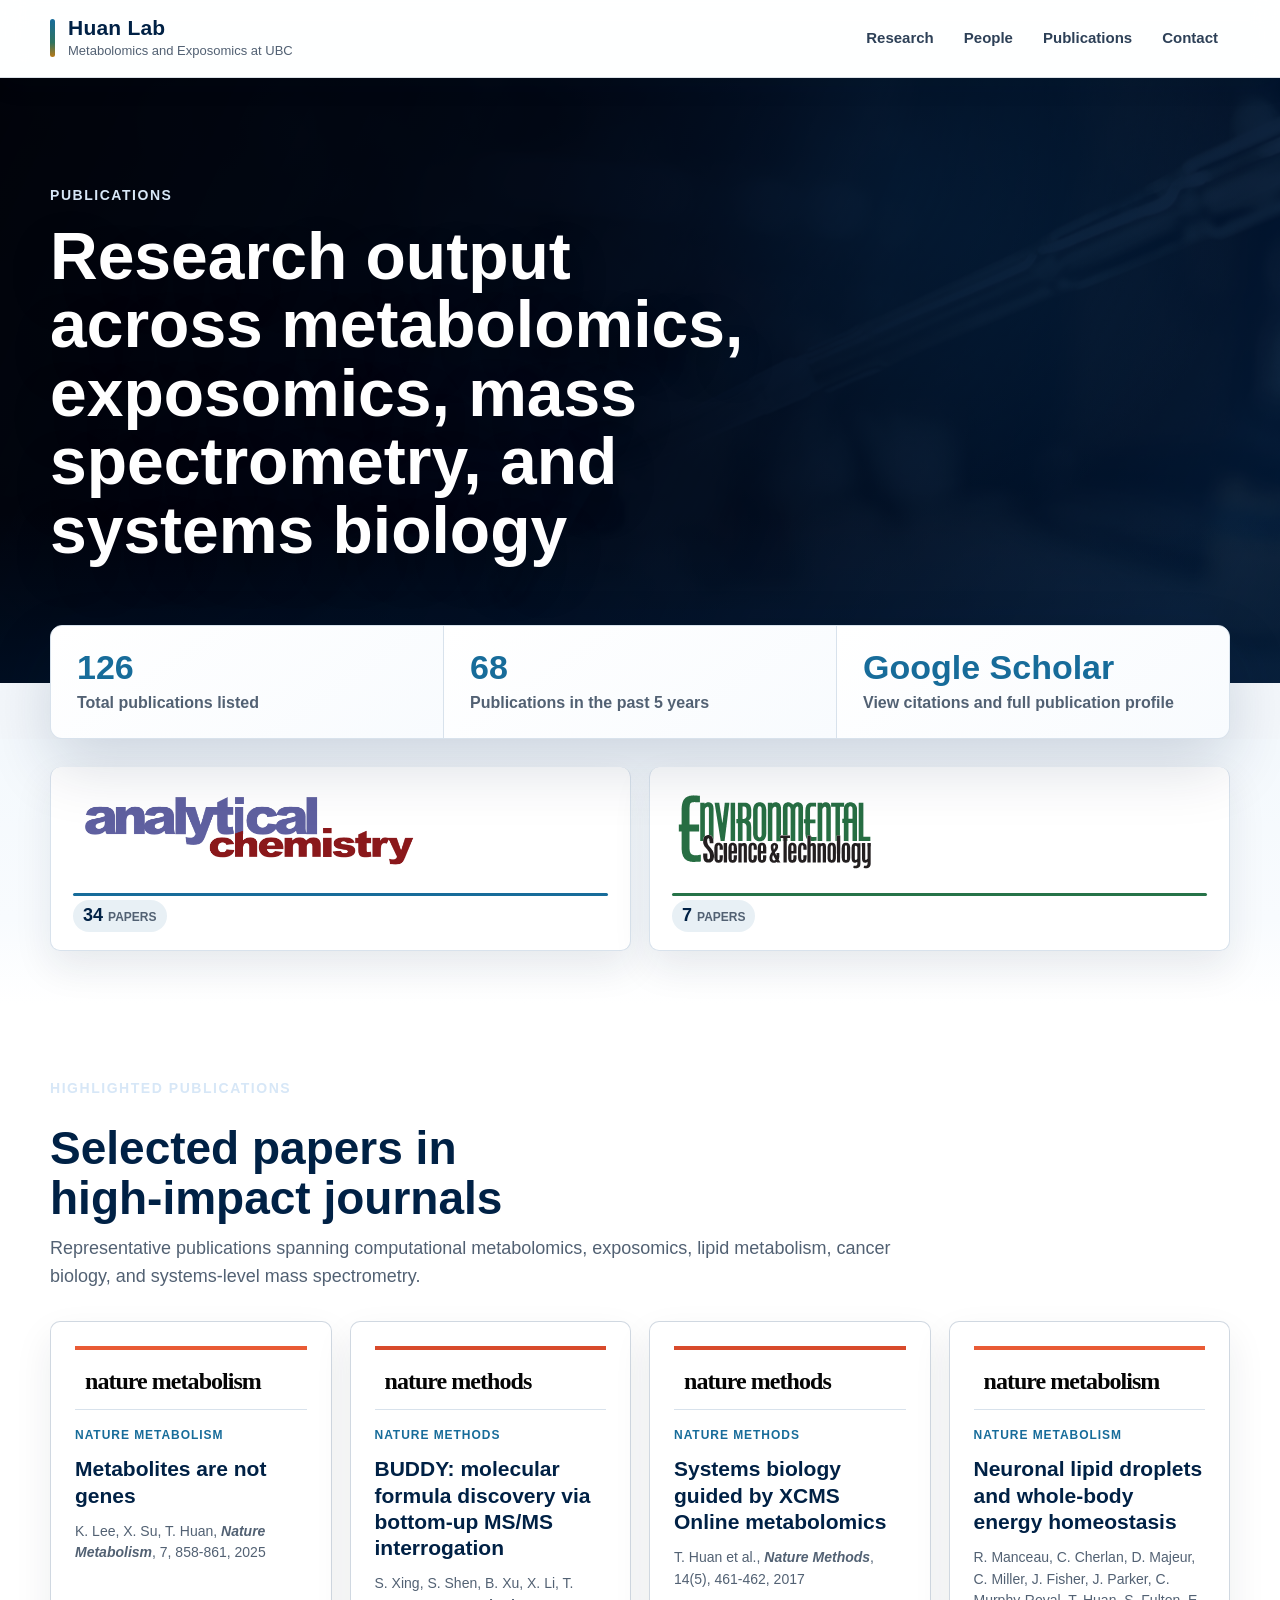
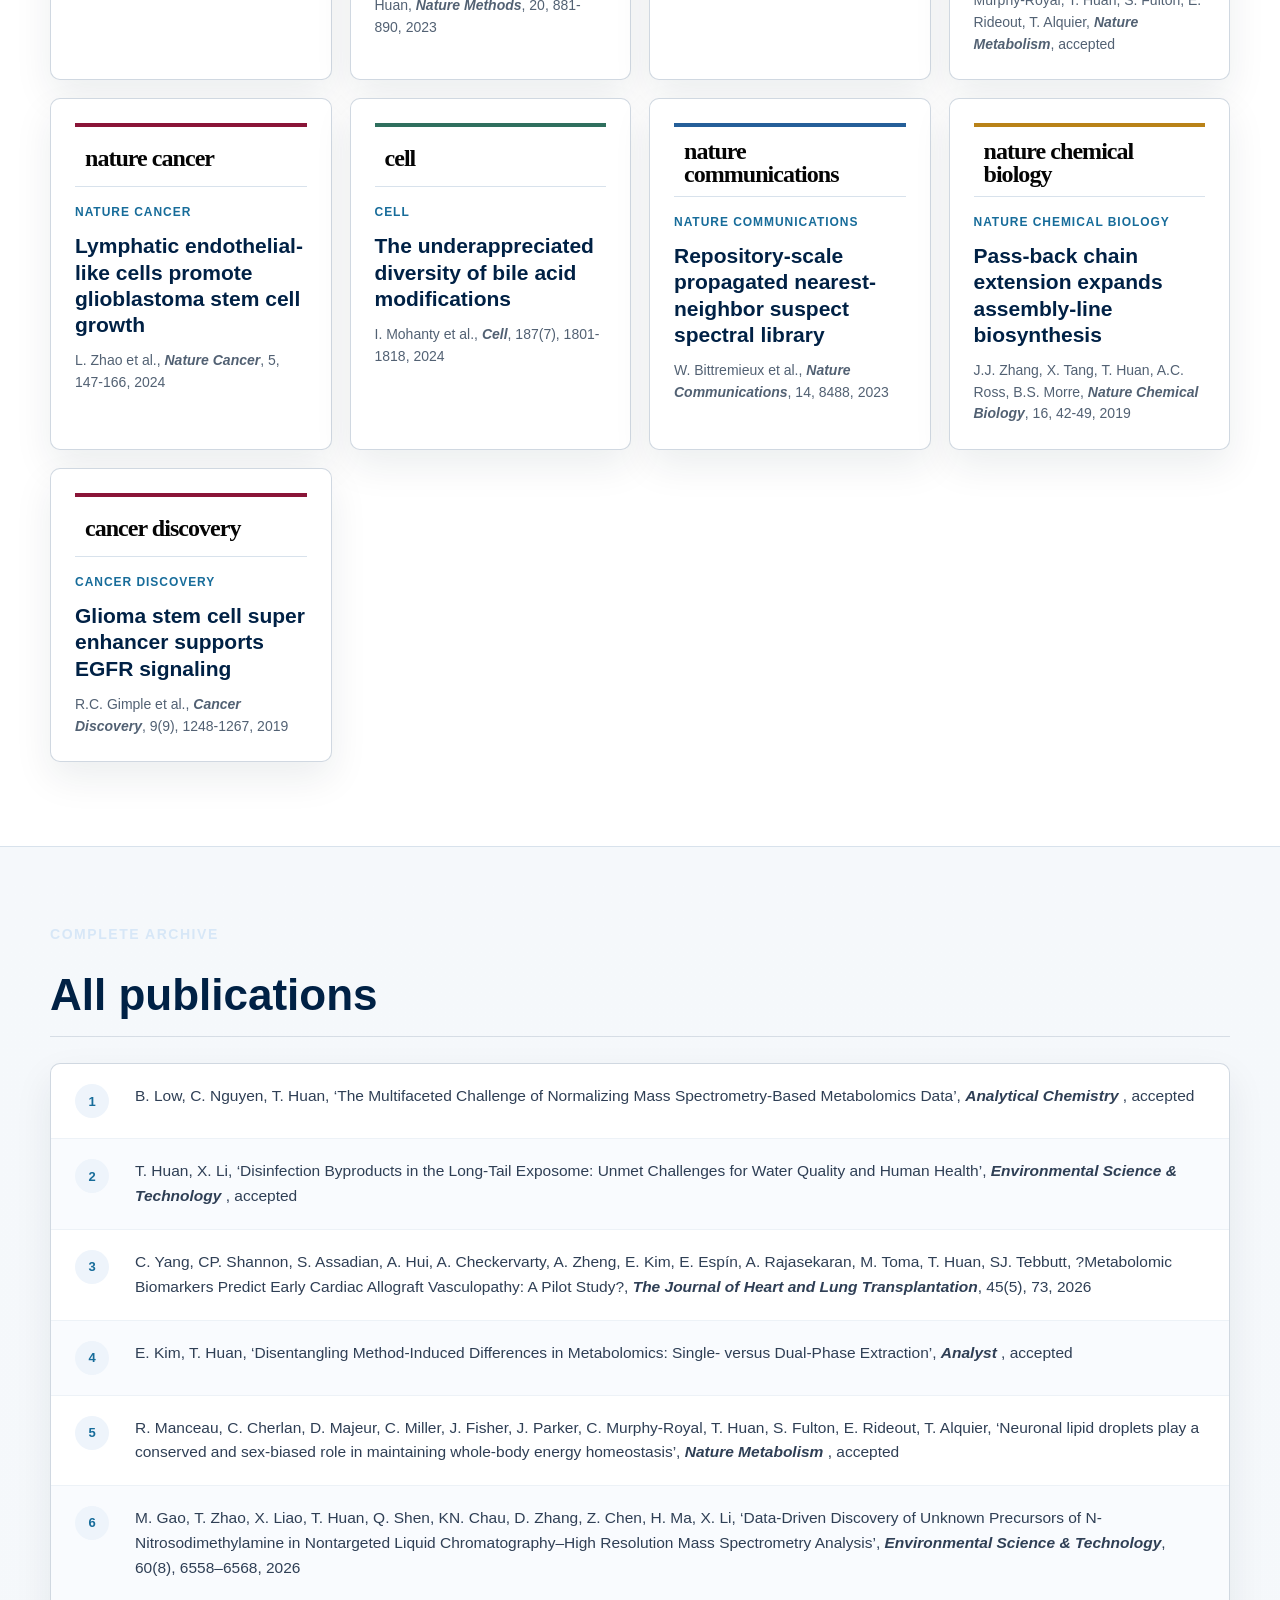
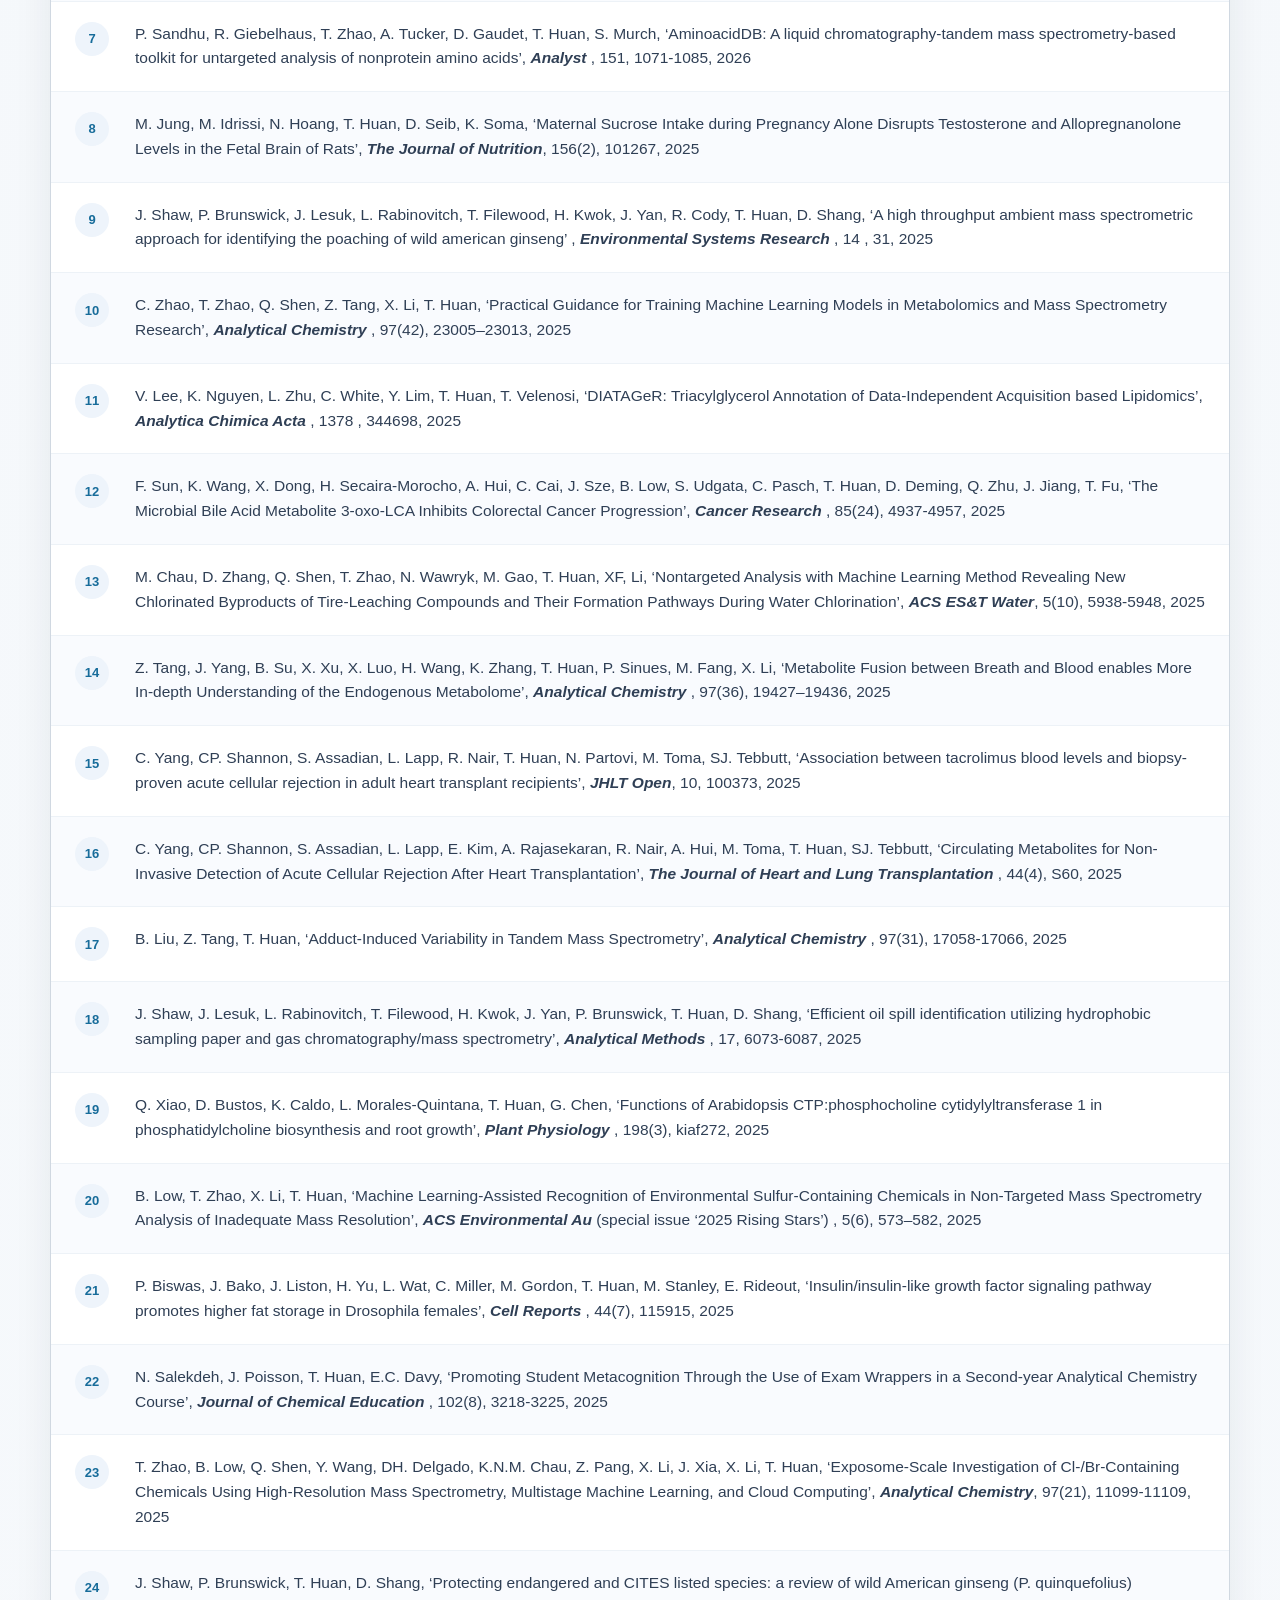
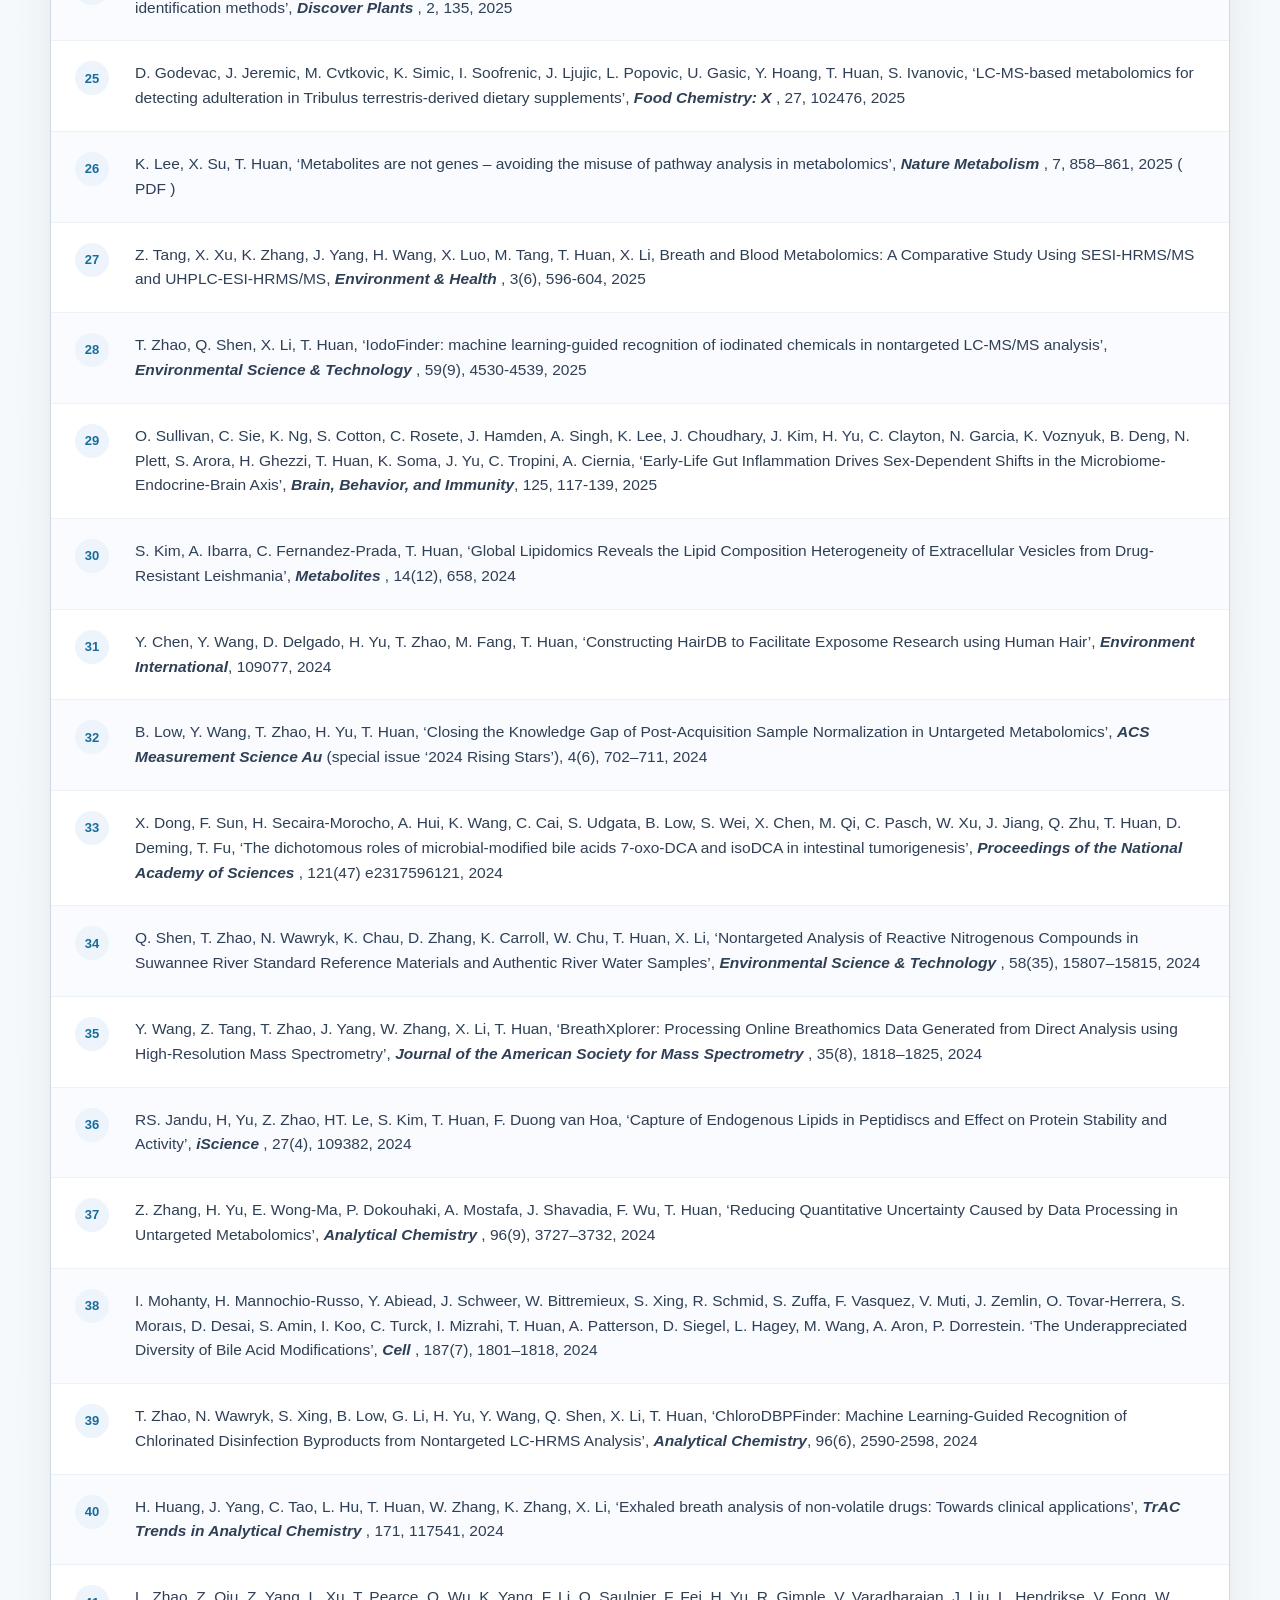
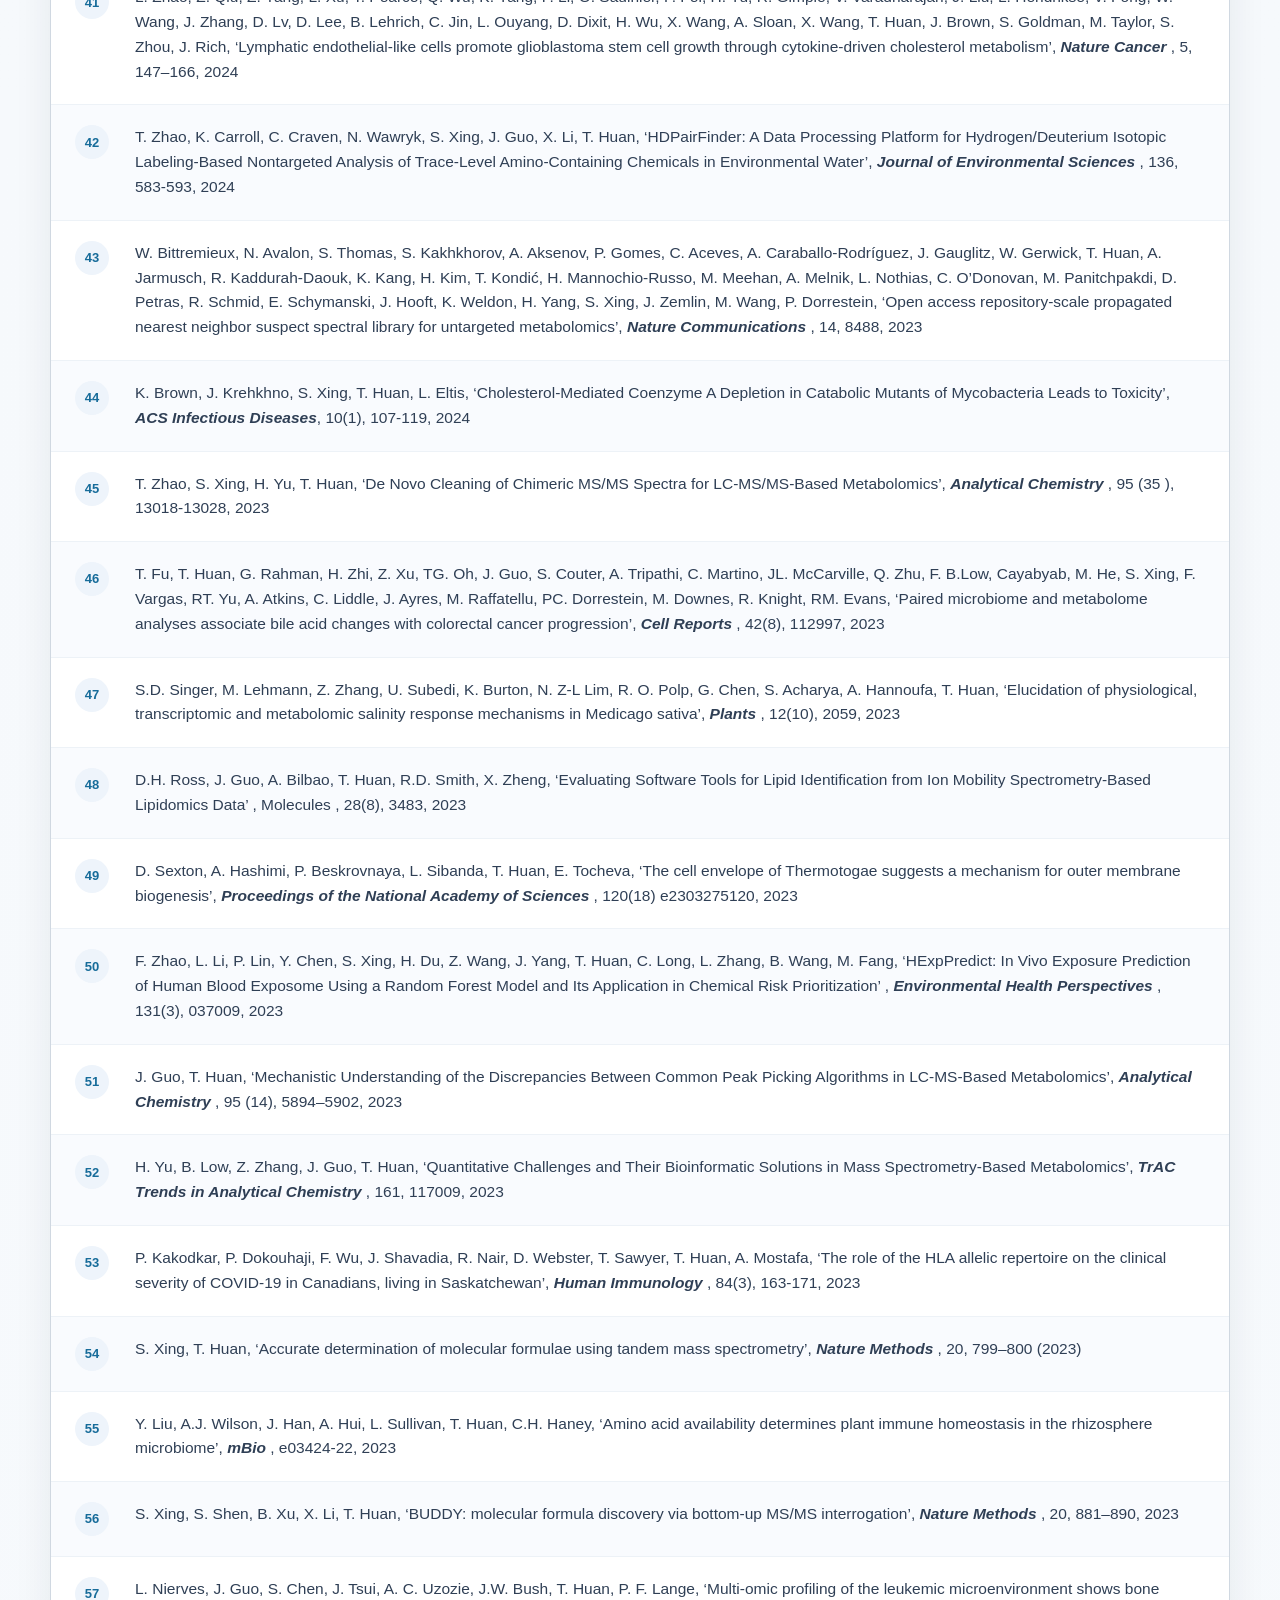
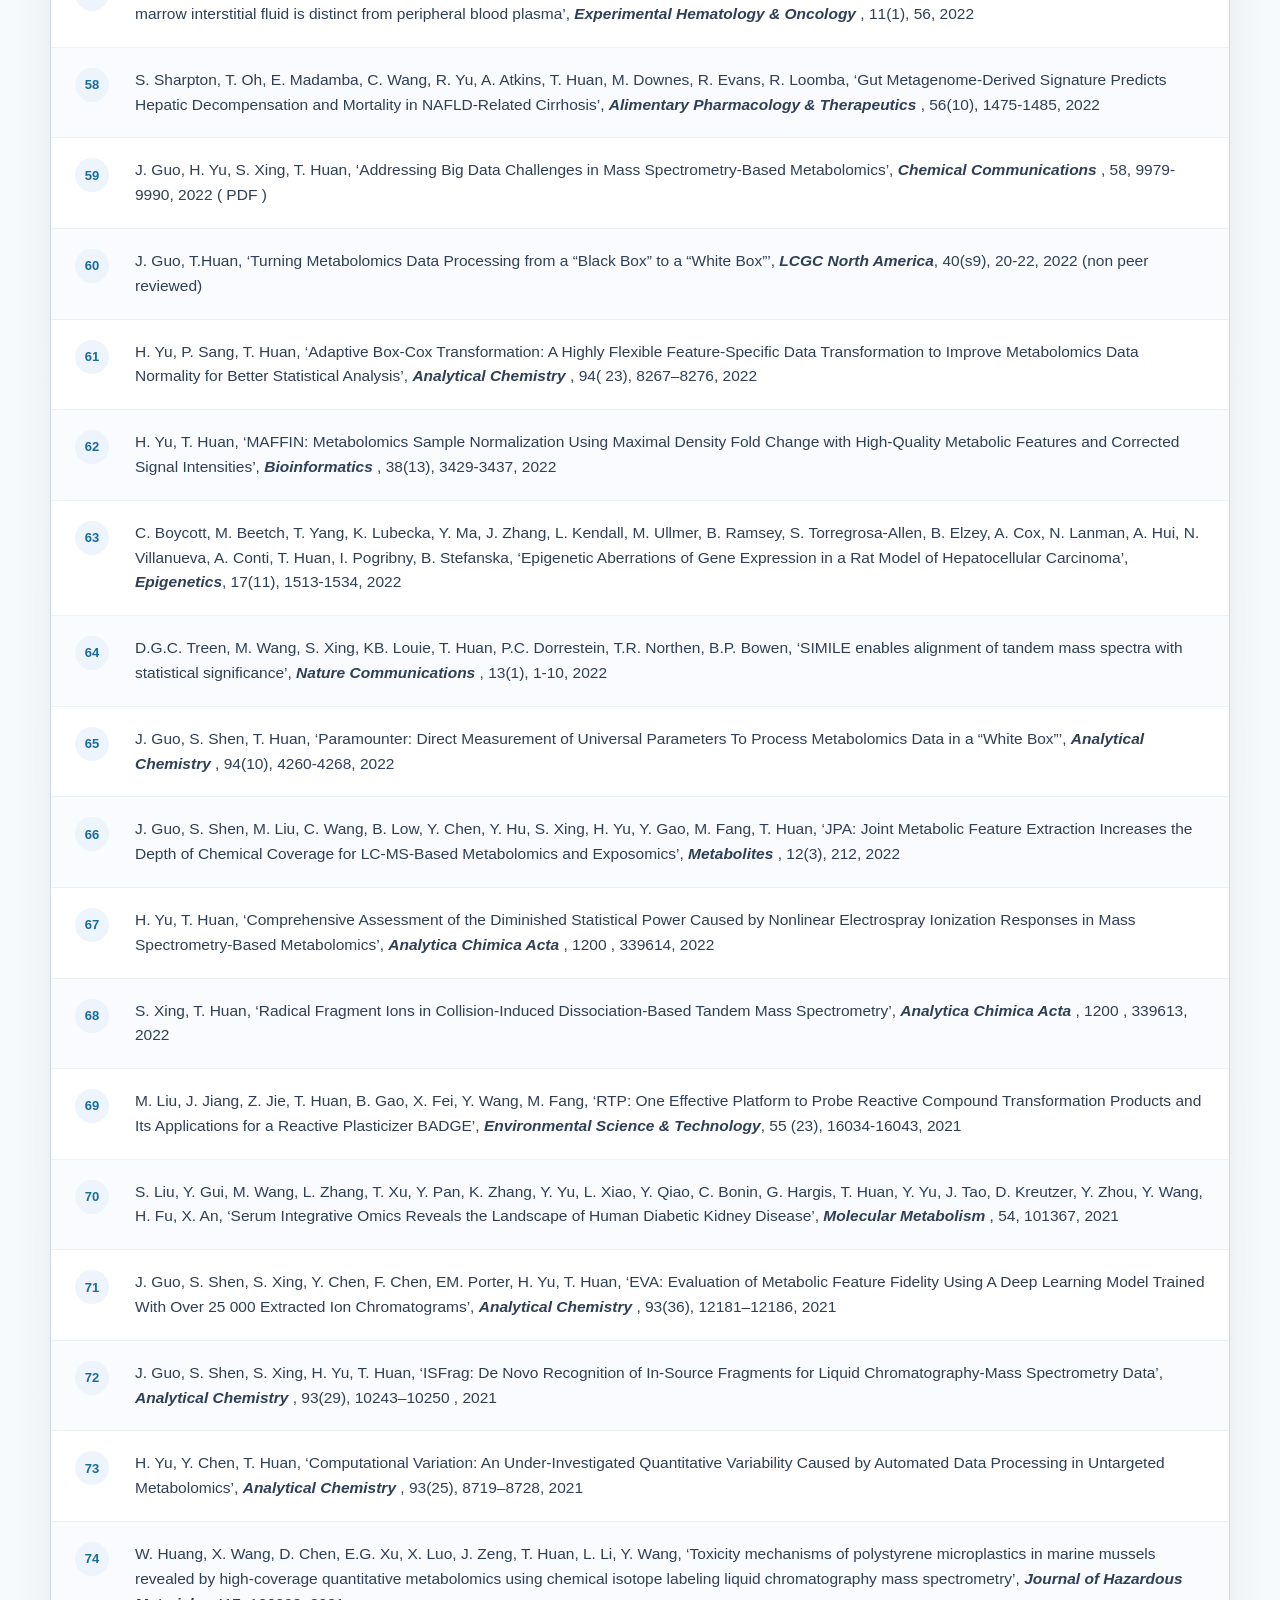
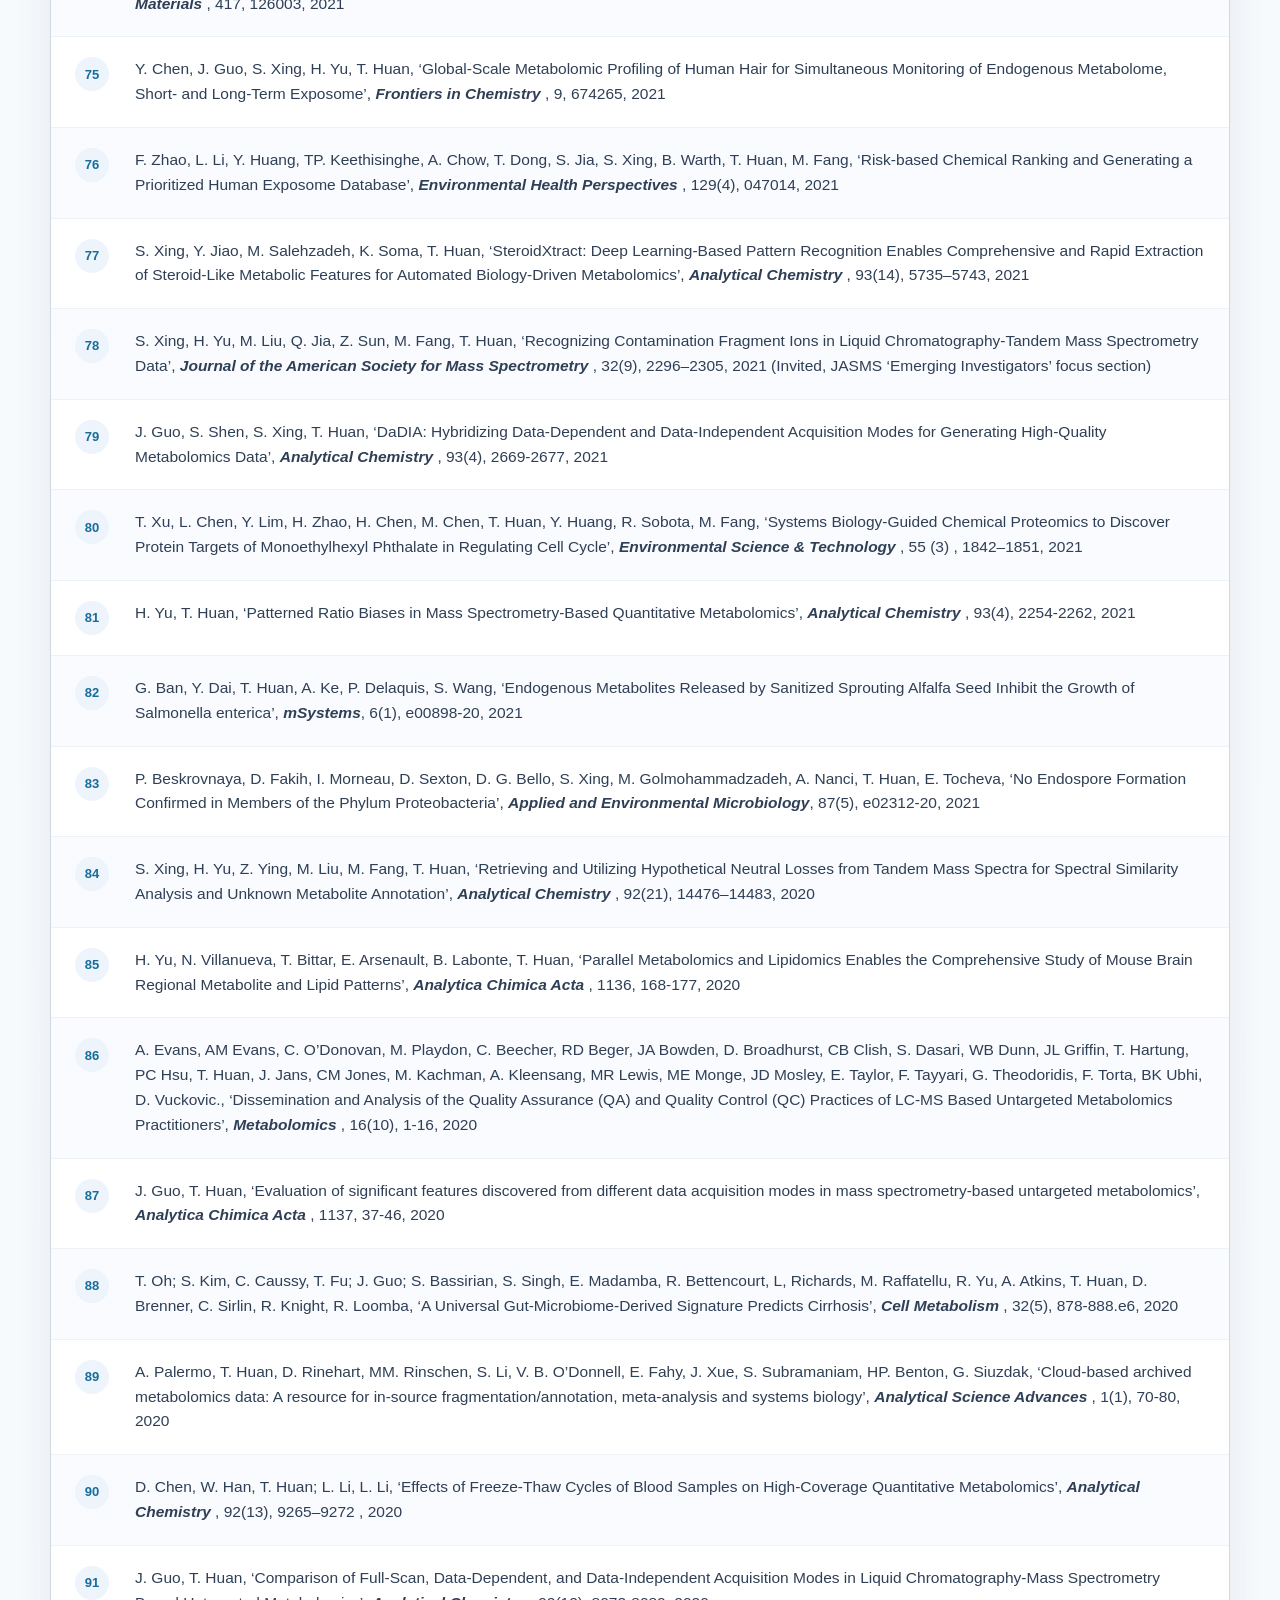
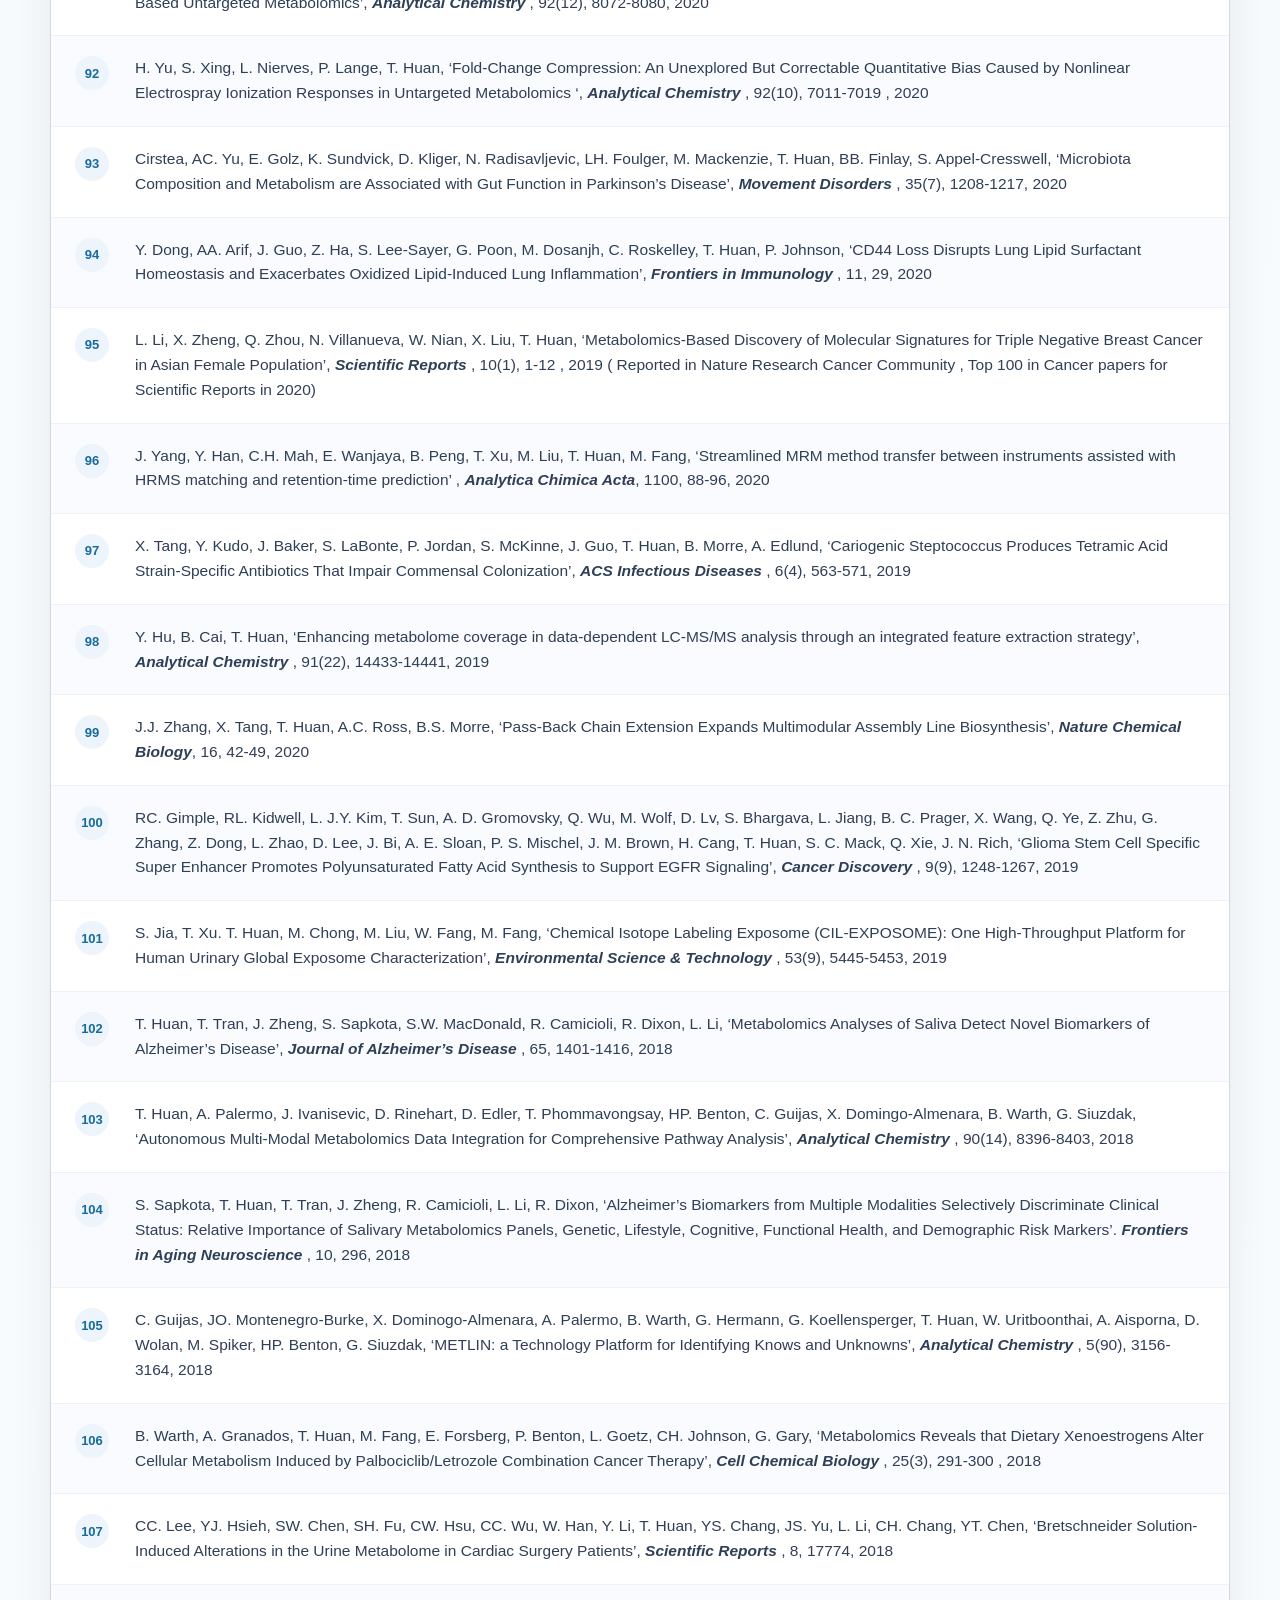
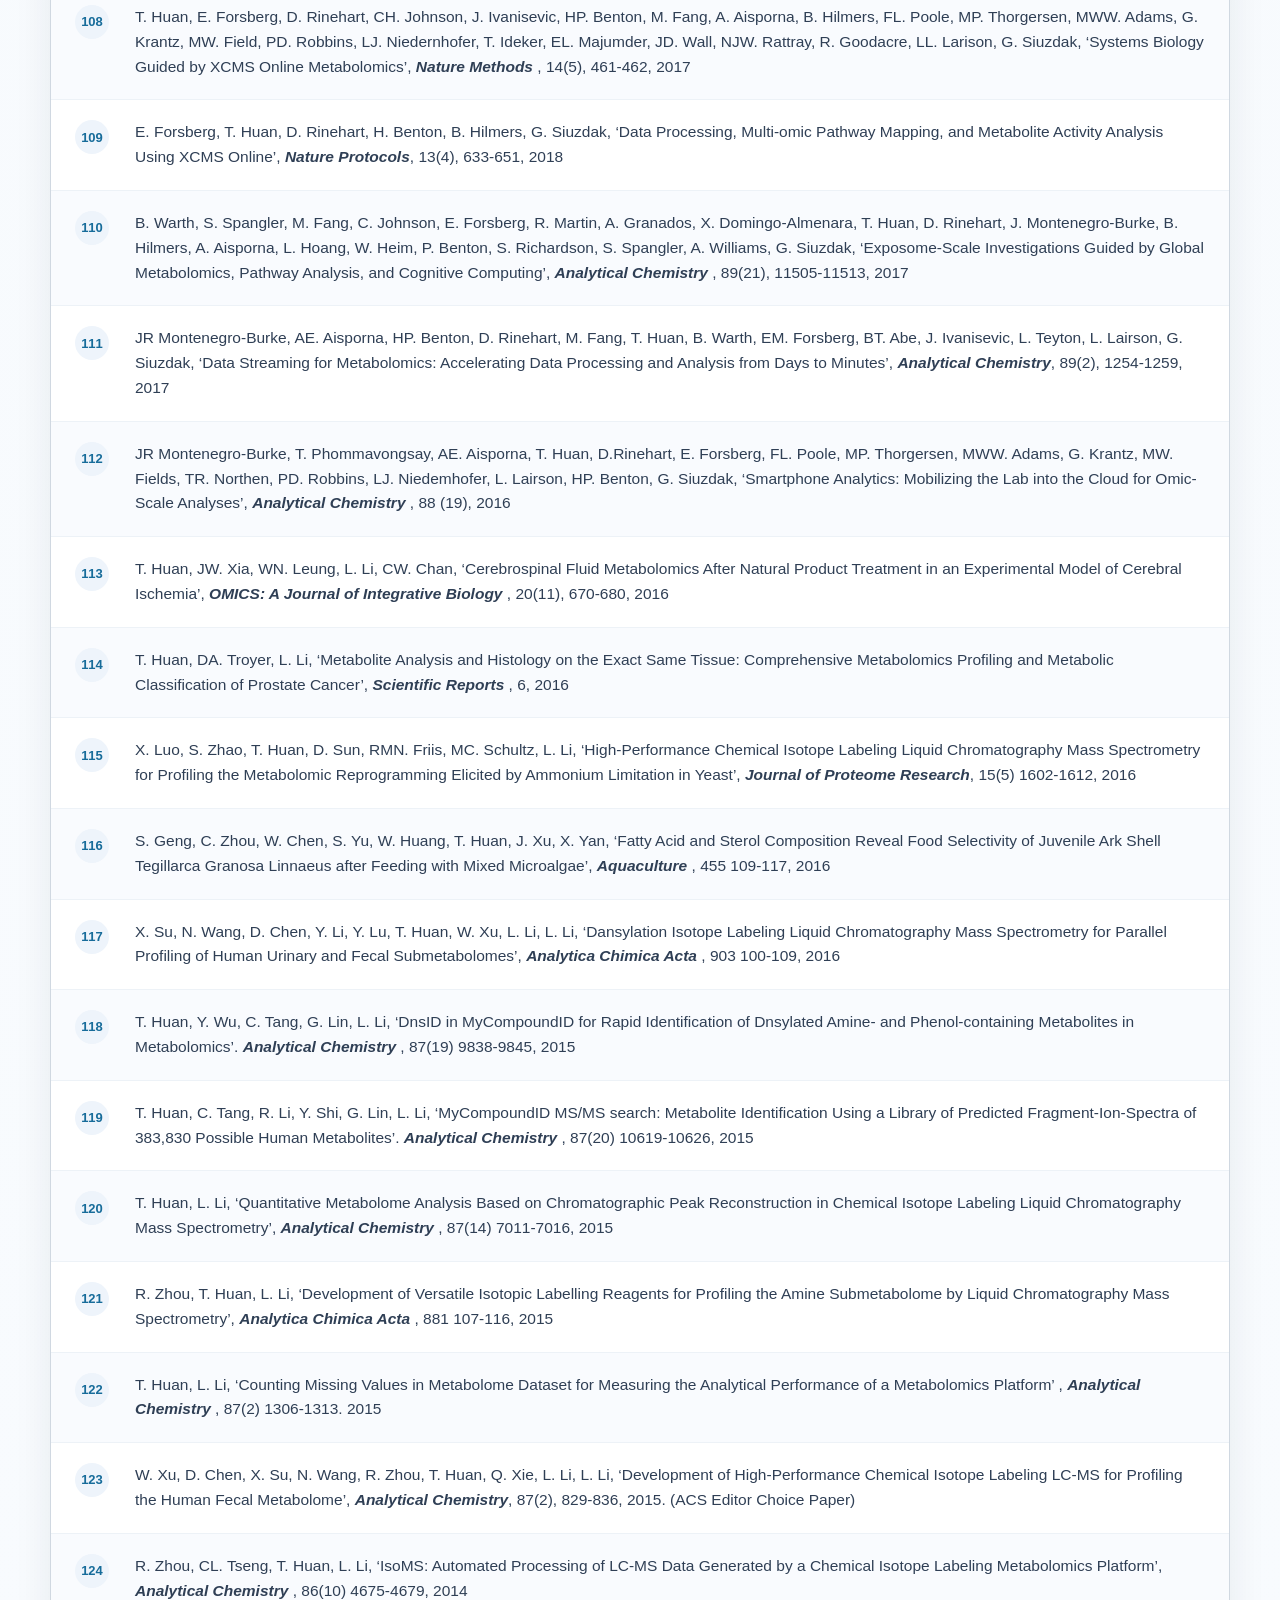
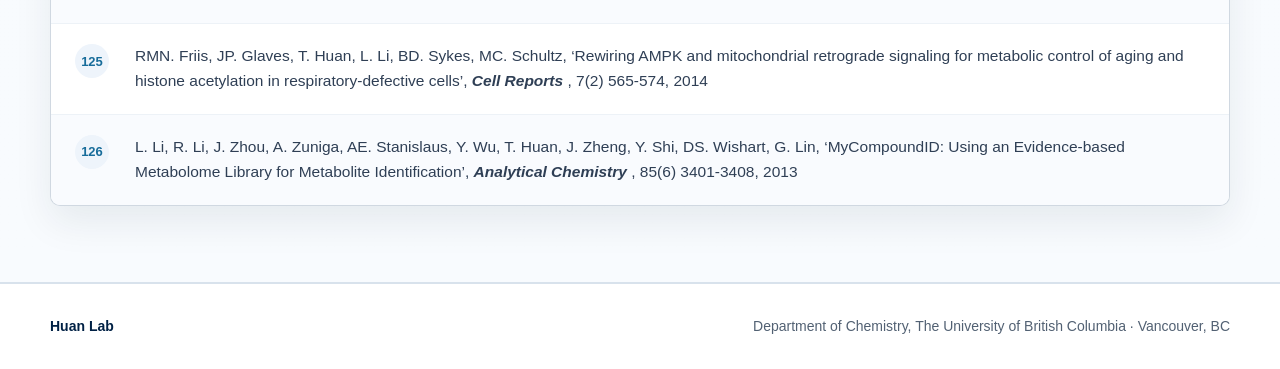
<file: publications.html>
﻿<!doctype html>
<html lang="en">
<head>
  <meta charset="utf-8">
  <meta name="viewport" content="width=device-width, initial-scale=1">
  <title>Publications | Huan Lab</title>
  <link rel="stylesheet" href="style.css">
</head>
<body>
  <header class="site-header">
    <a class="site-brand" href="index.html">
      <strong>Huan Lab</strong>
      <span>Metabolomics and Exposomics at UBC</span>
    </a>
    <nav class="site-nav" aria-label="Primary navigation">
      <a href="research.html">Research</a>
      <a href="people.html">People</a>
      <a href="publications.html">Publications</a>
      <a href="contact.html">Contact</a>
    </nav>
  </header>

  <main>
    <section class="page-hero page-hero--publications publications-hero">
      <div class="hl-wrap">
        <p class="hl-eyebrow">Publications</p>
        <h1>Research output across metabolomics, exposomics, mass spectrometry, and systems biology</h1>
      </div>
    </section>

    <section class="publication-dashboard">
      <div class="hl-wrap publication-dashboard-grid">
        <article><strong>126</strong><span>Total publications listed</span></article>
        <article><strong>68</strong><span>Publications in the past 5 years</span></article>
        <a class="publication-dashboard-link" href="https://scholar.google.com/citations?user=6dcrElUAAAAJ&amp;hl=en" target="_blank" rel="noopener"><strong>Google Scholar</strong><span>View citations and full publication profile</span></a>
      </div>
    </section>
    <section class="publication-journal-tabs" aria-label="Browse publications by journal">
      <div class="hl-wrap publication-journal-tabs__inner">
        <a class="publication-journal-tab publication-journal-tab--journal publication-journal-tab--analytical" href="publications-analytical-chemistry.html">
          <img class="publication-journal-logo" src="images/journals/analytical-chemistry-wordmark.svg" alt="Analytical Chemistry">
          <span>Analytical Chemistry</span>
          <strong><b>34</b> papers</strong>
        </a>
        <a class="publication-journal-tab publication-journal-tab--journal publication-journal-tab--est" href="publications-environmental-science-technology.html">
          <img class="publication-journal-logo" src="images/journals/environmental-science-technology-wordmark.svg" alt="Environmental Science &amp; Technology">
          <span>Environmental Science &amp; Technology</span>
          <strong><b>7</b> papers</strong>
        </a>
      </div>
    </section>
    <section class="page-section publication-highlight-wrap">
      <div class="hl-wrap">
        <div class="publication-highlight-head">
          <p class="hl-eyebrow">Highlighted publications</p>
          <h2>Selected papers in high-impact journals</h2>
          <p>Representative publications spanning computational metabolomics, exposomics, lipid metabolism, cancer biology, and systems-level mass spectrometry.</p>
        </div>
        <div class="publication-highlight-grid">
          <a class="publication-highlight-card" href="https://www.nature.com/articles/s42255-025-01283-0" target="_blank" rel="noopener"><span class="journal-logo journal-logo--nature"><span>nature metabolism</span></span><span>Nature Metabolism</span><h3>Metabolites are not genes</h3><p>K. Lee, X. Su, T. Huan, <strong><em>Nature Metabolism</em></strong>, 7, 858-861, 2025</p></a>
          <a class="publication-highlight-card" href="https://www.nature.com/articles/s41592-023-01850-x" target="_blank" rel="noopener"><span class="journal-logo journal-logo--methods"><span>nature methods</span></span><span>Nature Methods</span><h3>BUDDY: molecular formula discovery via bottom-up MS/MS interrogation</h3><p>S. Xing, S. Shen, B. Xu, X. Li, T. Huan, <strong><em>Nature Methods</em></strong>, 20, 881-890, 2023</p></a>
          <a class="publication-highlight-card" href="https://www.nature.com/articles/nmeth.4260" target="_blank" rel="noopener"><span class="journal-logo journal-logo--methods"><span>nature methods</span></span><span>Nature Methods</span><h3>Systems biology guided by XCMS Online metabolomics</h3><p>T. Huan et al., <strong><em>Nature Methods</em></strong>, 14(5), 461-462, 2017</p></a>
          <a class="publication-highlight-card" href="https://www.nature.com/articles/s42255-026-01508-w" target="_blank" rel="noopener"><span class="journal-logo journal-logo--nature"><span>nature metabolism</span></span><span>Nature Metabolism</span><h3>Neuronal lipid droplets and whole-body energy homeostasis</h3><p>R. Manceau, C. Cherlan, D. Majeur, C. Miller, J. Fisher, J. Parker, C. Murphy-Royal, T. Huan, S. Fulton, E. Rideout, T. Alquier, <strong><em>Nature Metabolism</em></strong>, accepted</p></a>
          <a class="publication-highlight-card" href="https://www.nature.com/articles/s43018-023-00658-0" target="_blank" rel="noopener"><span class="journal-logo journal-logo--cancer"><span>nature cancer</span></span><span>Nature Cancer</span><h3>Lymphatic endothelial-like cells promote glioblastoma stem cell growth</h3><p>L. Zhao et al., <strong><em>Nature Cancer</em></strong>, 5, 147-166, 2024</p></a>
          <a class="publication-highlight-card" href="https://doi.org/10.1016/j.cell.2024.02.019" target="_blank" rel="noopener"><span class="journal-logo journal-logo--cell"><span>cell</span></span><span>Cell</span><h3>The underappreciated diversity of bile acid modifications</h3><p>I. Mohanty et al., <strong><em>Cell</em></strong>, 187(7), 1801-1818, 2024</p></a>
          <a class="publication-highlight-card" href="https://www.nature.com/articles/s41467-023-44035-y" target="_blank" rel="noopener"><span class="journal-logo journal-logo--communications"><span>nature communications</span></span><span>Nature Communications</span><h3>Repository-scale propagated nearest-neighbor suspect spectral library</h3><p>W. Bittremieux et al., <strong><em>Nature Communications</em></strong>, 14, 8488, 2023</p></a>
          <a class="publication-highlight-card" href="https://www.nature.com/articles/s41589-019-0385-4" target="_blank" rel="noopener"><span class="journal-logo journal-logo--biology"><span>nature chemical biology</span></span><span>Nature Chemical Biology</span><h3>Pass-back chain extension expands assembly-line biosynthesis</h3><p>J.J. Zhang, X. Tang, T. Huan, A.C. Ross, B.S. Morre, <strong><em>Nature Chemical Biology</em></strong>, 16, 42-49, 2019</p></a>
          <a class="publication-highlight-card" href="https://doi.org/10.1158/2159-8290.CD-19-0061" target="_blank" rel="noopener"><span class="journal-logo journal-logo--discovery"><span>cancer discovery</span></span><span>Cancer Discovery</span><h3>Glioma stem cell super enhancer supports EGFR signaling</h3><p>R.C. Gimple et al., <strong><em>Cancer Discovery</em></strong>, 9(9), 1248-1267, 2019</p></a>
        </div>
      </div>
    </section>

    <section class="page-section page-section--soft publication-archive-section">
      <div class="hl-wrap publication-single-wrap">
        <div class="publication-single-head">
          <p class="hl-eyebrow">Complete archive</p>
          <h2>All publications</h2>
        </div>
        <ol class="publication-archive-list publication-master-list">
    <li><span class="pub-number">1</span><p><a class="publication-reference-link" href="https://doi.org/10.1021/acs.analchem.6c00292" target="_blank" rel="noopener">B. Low, C. Nguyen, T. Huan, ‘The Multifaceted Challenge of Normalizing Mass Spectrometry-Based Metabolomics Data’, <strong><em>Analytical Chemistry</em></strong> , accepted</a></p></li>
    <li><span class="pub-number">2</span><p><a class="publication-reference-link" href="https://doi.org/10.1021/acs.est.6c05202" target="_blank" rel="noopener">T. Huan, X. Li, ‘Disinfection Byproducts in the Long-Tail Exposome: Unmet Challenges for Water Quality and Human Health’, <strong><em>Environmental Science &amp; Technology</em></strong> , accepted</a></p></li>
    <li><span class="pub-number">3</span><p><a class="publication-reference-link" href="https://doi.org/10.1016/j.healun.2026.02.157" target="_blank" rel="noopener">C. Yang, CP. Shannon, S. Assadian, A. Hui, A. Checkervarty, A. Zheng, E. Kim, E. Esp&#237;n, A. Rajasekaran, M. Toma, T. Huan, SJ. Tebbutt, ?Metabolomic Biomarkers Predict Early Cardiac Allograft Vasculopathy: A Pilot Study?, <strong><em>The Journal of Heart and Lung Transplantation</em></strong>, 45(5), 73, 2026</a></p></li>
    <li><span class="pub-number">4</span><p><a class="publication-reference-link" href="https://doi.org/10.1039/d6an00025h" target="_blank" rel="noopener">E. Kim, T. Huan, ‘Disentangling Method-Induced Differences in Metabolomics: Single- versus Dual-Phase Extraction’, <strong><em>Analyst</em></strong> , accepted</a></p></li>
    <li><span class="pub-number">5</span><p><a class="publication-reference-link" href="https://doi.org/10.1038/s42255-026-01508-w" target="_blank" rel="noopener">R. Manceau, C. Cherlan, D. Majeur, C. Miller, J. Fisher, J. Parker, C. Murphy-Royal, T. Huan, S. Fulton, E. Rideout, T. Alquier, ‘Neuronal lipid droplets play a conserved and sex-biased role in maintaining whole-body energy homeostasis’, <strong><em>Nature Metabolism</em></strong> , accepted</a></p></li>
    <li><span class="pub-number">6</span><p><a class="publication-reference-link" href="https://doi.org/10.1021/acs.est.5c10336" target="_blank" rel="noopener">M. Gao, T. Zhao, X. Liao, T. Huan, Q. Shen, KN. Chau, D. Zhang, Z. Chen, H. Ma, X. Li, ‘Data-Driven Discovery of Unknown Precursors of N-Nitrosodimethylamine in Nontargeted Liquid Chromatography–High Resolution Mass Spectrometry Analysis’, <strong><em>Environmental Science &amp; Technology</em></strong>, 60(8), 6558–6568, 2026</a></p></li>
    <li><span class="pub-number">7</span><p><a class="publication-reference-link" href="https://doi.org/10.1039/d5an01248a" target="_blank" rel="noopener">P. Sandhu, R. Giebelhaus, T. Zhao, A. Tucker, D. Gaudet, T. Huan, S. Murch, ‘AminoacidDB: A liquid chromatography-tandem mass spectrometry-based toolkit for untargeted analysis of nonprotein amino acids’, <strong><em>Analyst</em></strong> , 151, 1071-1085, 2026</a></p></li>
    <li><span class="pub-number">8</span><p><a class="publication-reference-link" href="https://doi.org/10.1016/j.tjnut.2025.101267" target="_blank" rel="noopener">M. Jung, M. Idrissi, N. Hoang, T. Huan, D. Seib, K. Soma, &lsquo;Maternal Sucrose Intake during Pregnancy Alone Disrupts Testosterone and Allopregnanolone Levels in the Fetal Brain of Rats&rsquo;, <strong><em>The Journal of Nutrition</em></strong>, 156(2), 101267, 2025</a></p></li>
    <li><span class="pub-number">9</span><p><a class="publication-reference-link" href="https://doi.org/10.1186/s40068-025-00414-6" target="_blank" rel="noopener">J. Shaw, P. Brunswick, J. Lesuk, L. Rabinovitch, T. Filewood, H. Kwok, J. Yan, R. Cody, T. Huan, D. Shang, ‘A high throughput ambient mass spectrometric approach for identifying the poaching of wild american ginseng’ , <strong><em>Environmental Systems Research</em></strong> , 14 , 31, 2025</a></p></li>
    <li><span class="pub-number">10</span><p><a class="publication-reference-link" href="https://doi.org/10.1021/acs.analchem.5c01417" target="_blank" rel="noopener">C. Zhao, T. Zhao, Q. Shen, Z. Tang, X. Li, T. Huan, ‘Practical Guidance for Training Machine Learning Models in Metabolomics and Mass Spectrometry Research’, <strong><em>Analytical Chemistry</em></strong> , 97(42), 23005–23013, 2025</a></p></li>
    <li><span class="pub-number">11</span><p><a class="publication-reference-link" href="https://doi.org/10.1016/j.aca.2025.344698" target="_blank" rel="noopener">V. Lee, K. Nguyen, L. Zhu, C. White, Y. Lim, T. Huan, T. Velenosi, ‘DIATAGeR: Triacylglycerol Annotation of Data-Independent Acquisition based Lipidomics’, <strong><em>Analytica Chimica Acta</em></strong> , 1378 , 344698, 2025</a></p></li>
    <li><span class="pub-number">12</span><p><a class="publication-reference-link" href="https://doi.org/10.1158/0008-5472.can-24-3898" target="_blank" rel="noopener">F. Sun, K. Wang, X. Dong, H. Secaira-Morocho, A. Hui, C. Cai, J. Sze, B. Low, S. Udgata, C. Pasch, T. Huan, D. Deming, Q. Zhu, J. Jiang, T. Fu, ‘The Microbial Bile Acid Metabolite 3-oxo-LCA Inhibits Colorectal Cancer Progression’, <strong><em>Cancer Research</em></strong> , 85(24), 4937-4957, 2025</a></p></li>
    <li><span class="pub-number">13</span><p><a class="publication-reference-link" href="https://doi.org/10.1021/acsestwater.5c00582" target="_blank" rel="noopener">M. Chau, D. Zhang, Q. Shen, T. Zhao, N. Wawryk, M. Gao, T. Huan, XF, Li, &lsquo;Nontargeted Analysis with Machine Learning Method Revealing New Chlorinated Byproducts of Tire-Leaching Compounds and Their Formation Pathways During Water Chlorination&rsquo;, <strong><em>ACS ES&amp;T Water</em></strong>, 5(10), 5938-5948, 2025</a></p></li>
    <li><span class="pub-number">14</span><p><a class="publication-reference-link" href="https://doi.org/10.1021/acs.analchem.5c00543" target="_blank" rel="noopener">Z. Tang, J. Yang, B. Su, X. Xu, X. Luo, H. Wang, K. Zhang, T. Huan, P. Sinues, M. Fang, X. Li, ‘Metabolite Fusion between Breath and Blood enables More In-depth Understanding of the Endogenous Metabolome’, <strong><em>Analytical Chemistry</em></strong> , 97(36), 19427–19436, 2025</a></p></li>
    <li><span class="pub-number">15</span><p><a class="publication-reference-link" href="https://doi.org/10.1016/j.jhlto.2025.100373" target="_blank" rel="noopener">C. Yang, CP. Shannon, S. Assadian, L. Lapp, R. Nair, T. Huan, N. Partovi, M. Toma, SJ. Tebbutt, ‘Association between tacrolimus blood levels and biopsy-proven acute cellular rejection in adult heart transplant recipients’, <strong><em>JHLT Open</em></strong>, 10, 100373, 2025</a></p></li>
    <li><span class="pub-number">16</span><p><a class="publication-reference-link" href="https://doi.org/10.1016/j.healun.2025.02.125" target="_blank" rel="noopener">C. Yang, CP. Shannon, S. Assadian, L. Lapp, E. Kim, A. Rajasekaran, R. Nair, A. Hui, M. Toma, T. Huan, SJ. Tebbutt, ‘Circulating Metabolites for Non-Invasive Detection of Acute Cellular Rejection After Heart Transplantation’, <strong><em>The Journal of Heart and Lung Transplantation</em></strong> , 44(4), S60, 2025</a></p></li>
    <li><span class="pub-number">17</span><p><a class="publication-reference-link" href="https://doi.org/10.1021/acs.analchem.5c02792" target="_blank" rel="noopener">B. Liu, Z. Tang, T. Huan, ‘Adduct-Induced Variability in Tandem Mass Spectrometry’, <strong><em>Analytical Chemistry</em></strong> , 97(31), 17058-17066, 2025</a></p></li>
    <li><span class="pub-number">18</span><p><a class="publication-reference-link" href="https://doi.org/10.1039/d5ay00503e" target="_blank" rel="noopener">J. Shaw, J. Lesuk, L. Rabinovitch, T. Filewood, H. Kwok, J. Yan, P. Brunswick, T. Huan, D. Shang, ‘Efficient oil spill identification utilizing hydrophobic sampling paper and gas chromatography/mass spectrometry’, <strong><em>Analytical Methods</em></strong> , 17, 6073-6087, 2025</a></p></li>
    <li><span class="pub-number">19</span><p><a class="publication-reference-link" href="https://doi.org/10.1093/plphys/kiaf272" target="_blank" rel="noopener">Q. Xiao, D. Bustos, K. Caldo, L. Morales-Quintana, T. Huan, G. Chen, ‘Functions of Arabidopsis CTP:phosphocholine cytidylyltransferase 1 in phosphatidylcholine biosynthesis and root growth’, <strong><em>Plant Physiology</em></strong> , 198(3), kiaf272, 2025</a></p></li>
    <li><span class="pub-number">20</span><p><a class="publication-reference-link" href="https://doi.org/10.1021/acsenvironau.5c00062" target="_blank" rel="noopener">B. Low, T. Zhao, X. Li, T. Huan, ‘Machine Learning-Assisted Recognition of Environmental Sulfur-Containing Chemicals in Non-Targeted Mass Spectrometry Analysis of Inadequate Mass Resolution’, <strong><em>ACS Environmental Au</em></strong> (special issue ‘2025 Rising Stars’) , 5(6), 573–582, 2025</a></p></li>
    <li><span class="pub-number">21</span><p><a class="publication-reference-link" href="https://doi.org/10.1016/j.celrep.2025.115915" target="_blank" rel="noopener">P. Biswas, J. Bako, J. Liston, H. Yu, L. Wat, C. Miller, M. Gordon, T. Huan, M. Stanley, E. Rideout, ‘Insulin/insulin-like growth factor signaling pathway promotes higher fat storage in Drosophila females’, <strong><em>Cell Reports</em></strong> , 44(7), 115915, 2025</a></p></li>
    <li><span class="pub-number">22</span><p><a class="publication-reference-link" href="https://doi.org/10.1021/acs.jchemed.4c01105" target="_blank" rel="noopener">N. Salekdeh, J. Poisson, T. Huan, E.C. Davy, ‘Promoting Student Metacognition Through the Use of Exam Wrappers in a Second-year Analytical Chemistry Course’, <strong><em>Journal of Chemical Education</em></strong> , 102(8), 3218-3225, 2025</a></p></li>
    <li><span class="pub-number">23</span><p><a class="publication-reference-link" href="https://doi.org/10.1021/acs.analchem.5c00503" target="_blank" rel="noopener">T. Zhao, B. Low, Q. Shen, Y. Wang, DH. Delgado, K.N.M. Chau, Z. Pang, X. Li, J. Xia, X. Li, T. Huan, &lsquo;Exposome-Scale Investigation of Cl-/Br-Containing Chemicals Using High-Resolution Mass Spectrometry, Multistage Machine Learning, and Cloud Computing&rsquo;, <strong><em>Analytical Chemistry</em></strong>, 97(21), 11099-11109, 2025</a></p></li>
    <li><span class="pub-number">24</span><p><a class="publication-reference-link" href="https://doi.org/10.1007/s44372-025-00209-0" target="_blank" rel="noopener">J. Shaw, P. Brunswick, T. Huan, D. Shang, ‘Protecting endangered and CITES listed species: a review of wild American ginseng (P. quinquefolius) identification methods’, <strong><em>Discover Plants</em></strong> , 2, 135, 2025</a></p></li>
    <li><span class="pub-number">25</span><p><a class="publication-reference-link" href="https://doi.org/10.1016/j.fochx.2025.102476" target="_blank" rel="noopener">D. Godevac, J. Jeremic, M. Cvtkovic, K. Simic, I. Soofrenic, J. Ljujic, L. Popovic, U. Gasic, Y. Hoang, T. Huan, S. Ivanovic, ‘LC-MS-based metabolomics for detecting adulteration in Tribulus terrestris-derived dietary supplements’, <strong><em>Food Chemistry: X</em></strong> , 27, 102476, 2025</a></p></li>
    <li><span class="pub-number">26</span><p><a class="publication-reference-link" href="https://doi.org/10.1038/s42255-025-01283-0" target="_blank" rel="noopener">K. Lee, X. Su, T. Huan, ‘Metabolites are not genes – avoiding the misuse of pathway analysis in metabolomics’, <strong><em>Nature Metabolism</em></strong> , 7, 858–861, 2025 ( PDF )</a></p></li>
    <li><span class="pub-number">27</span><p><a class="publication-reference-link" href="https://doi.org/10.1021/envhealth.4c00248" target="_blank" rel="noopener">Z. Tang, X. Xu, K. Zhang, J. Yang, H. Wang, X. Luo, M. Tang, T. Huan, X. Li, Breath and Blood Metabolomics: A Comparative Study Using SESI-HRMS/MS and UHPLC-ESI-HRMS/MS, <strong><em>Environment &amp; Health</em></strong> , 3(6), 596-604, 2025</a></p></li>
    <li><span class="pub-number">28</span><p><a class="publication-reference-link" href="https://doi.org/10.1021/acs.est.4c12698" target="_blank" rel="noopener">T. Zhao, Q. Shen, X. Li, T. Huan, ‘IodoFinder: machine learning-guided recognition of iodinated chemicals in nontargeted LC-MS/MS analysis’, <strong><em>Environmental Science &amp; Technology</em></strong> , 59(9), 4530-4539, 2025</a></p></li>
    <li><span class="pub-number">29</span><p><a class="publication-reference-link" href="https://doi.org/10.1016/j.bbi.2024.12.003" target="_blank" rel="noopener">O. Sullivan, C. Sie, K. Ng, S. Cotton, C. Rosete, J. Hamden, A. Singh, K. Lee, J. Choudhary, J. Kim, H. Yu, C. Clayton, N. Garcia, K. Voznyuk, B. Deng, N. Plett, S. Arora, H. Ghezzi, T. Huan, K. Soma, J. Yu, C. Tropini, A. Ciernia, &lsquo;Early-Life Gut Inflammation Drives Sex-Dependent Shifts in the Microbiome-Endocrine-Brain Axis&rsquo;, <strong><em>Brain, Behavior, and Immunity</em></strong>, 125, 117-139, 2025</a></p></li>
    <li><span class="pub-number">30</span><p><a class="publication-reference-link" href="https://doi.org/10.3390/metabo14120658" target="_blank" rel="noopener">S. Kim, A. Ibarra, C. Fernandez-Prada, T. Huan, ‘Global Lipidomics Reveals the Lipid Composition Heterogeneity of Extracellular Vesicles from Drug-Resistant Leishmania’, <strong><em>Metabolites</em></strong> , 14(12), 658, 2024</a></p></li>
    <li><span class="pub-number">31</span><p><a class="publication-reference-link" href="https://doi.org/10.1016/j.envint.2024.109077" target="_blank" rel="noopener">Y. Chen, Y. Wang, D. Delgado, H. Yu, T. Zhao, M. Fang, T. Huan, ‘Constructing HairDB to Facilitate Exposome Research using Human Hair’, <strong><em>Environment International</em></strong>, 109077, 2024</a></p></li>
    <li><span class="pub-number">32</span><p><a class="publication-reference-link" href="https://doi.org/10.1021/acsmeasuresciau.4c00047" target="_blank" rel="noopener">B. Low, Y. Wang, T. Zhao, H. Yu, T. Huan, ‘Closing the Knowledge Gap of Post-Acquisition Sample Normalization in Untargeted Metabolomics’, <strong><em>ACS Measurement Science Au</em></strong> (special issue ‘2024 Rising Stars’), 4(6), 702–711, 2024</a></p></li>
    <li><span class="pub-number">33</span><p><a class="publication-reference-link" href="https://doi.org/10.1073/pnas.2317596121" target="_blank" rel="noopener">X. Dong, F. Sun, H. Secaira-Morocho, A. Hui, K. Wang, C. Cai, S. Udgata, B. Low, S. Wei, X. Chen, M. Qi, C. Pasch, W. Xu, J. Jiang, Q. Zhu, T. Huan, D. Deming, T. Fu, ‘The dichotomous roles of microbial-modified bile acids 7-oxo-DCA and isoDCA in intestinal tumorigenesis’, <strong><em>Proceedings of the National Academy of Sciences</em></strong> , 121(47) e2317596121, 2024</a></p></li>
    <li><span class="pub-number">34</span><p><a class="publication-reference-link" href="https://doi.org/10.1021/acs.est.4c05165" target="_blank" rel="noopener">Q. Shen, T. Zhao, N. Wawryk, K. Chau, D. Zhang, K. Carroll, W. Chu, T. Huan, X. Li, ‘Nontargeted Analysis of Reactive Nitrogenous Compounds in Suwannee River Standard Reference Materials and Authentic River Water Samples’, <strong><em>Environmental Science &amp; Technology</em></strong> , 58(35), 15807–15815, 2024</a></p></li>
    <li><span class="pub-number">35</span><p><a class="publication-reference-link" href="https://doi.org/10.1021/jasms.4c00152" target="_blank" rel="noopener">Y. Wang, Z. Tang, T. Zhao, J. Yang, W. Zhang, X. Li, T. Huan, ‘BreathXplorer: Processing Online Breathomics Data Generated from Direct Analysis using High-Resolution Mass Spectrometry’, <strong><em>Journal of the American Society for Mass Spectrometry</em></strong> , 35(8), 1818–1825, 2024</a></p></li>
    <li><span class="pub-number">36</span><p><a class="publication-reference-link" href="https://doi.org/10.1016/j.isci.2024.109382" target="_blank" rel="noopener">RS. Jandu, H, Yu, Z. Zhao, HT. Le, S. Kim, T. Huan, F. Duong van Hoa, ‘Capture of Endogenous Lipids in Peptidiscs and Effect on Protein Stability and Activity’, <strong><em>iScience</em></strong> , 27(4), 109382, 2024</a></p></li>
    <li><span class="pub-number">37</span><p><a class="publication-reference-link" href="https://doi.org/10.1021/acs.analchem.3c04046" target="_blank" rel="noopener">Z. Zhang, H. Yu, E. Wong-Ma, P. Dokouhaki, A. Mostafa, J. Shavadia, F. Wu, T. Huan, ‘Reducing Quantitative Uncertainty Caused by Data Processing in Untargeted Metabolomics’, <strong><em>Analytical Chemistry</em></strong> , 96(9), 3727–3732, 2024</a></p></li>
    <li><span class="pub-number">38</span><p><a class="publication-reference-link" href="https://doi.org/10.1016/j.cell.2024.02.019" target="_blank" rel="noopener">I. Mohanty, H. Mannochio-Russo, Y. Abiead, J. Schweer, W. Bittremieux, S. Xing, R. Schmid, S. Zuffa, F. Vasquez, V. Muti, J. Zemlin, O. Tovar-Herrera, S. Moraıs, D. Desai, S. Amin, I. Koo, C. Turck, I. Mizrahi, T. Huan, A. Patterson, D. Siegel, L. Hagey, M. Wang, A. Aron, P. Dorrestein. ‘The Underappreciated Diversity of Bile Acid Modifications’, <strong><em>Cell</em></strong> , 187(7), 1801–1818, 2024</a></p></li>
    <li><span class="pub-number">39</span><p><a class="publication-reference-link" href="https://doi.org/10.1021/acs.analchem.3c05124" target="_blank" rel="noopener">T. Zhao, N. Wawryk, S. Xing, B. Low, G. Li, H. Yu, Y. Wang, Q. Shen, X. Li, T. Huan, &lsquo;ChloroDBPFinder: Machine Learning-Guided Recognition of Chlorinated Disinfection Byproducts from Nontargeted LC-HRMS Analysis&rsquo;, <strong><em>Analytical Chemistry</em></strong>, 96(6), 2590-2598, 2024</a></p></li>
    <li><span class="pub-number">40</span><p><a class="publication-reference-link" href="https://doi.org/10.1016/j.trac.2024.117541" target="_blank" rel="noopener">H. Huang, J. Yang, C. Tao, L. Hu, T. Huan, W. Zhang, K. Zhang, X. Li, ‘Exhaled breath analysis of non-volatile drugs: Towards clinical applications’, <strong><em>TrAC Trends in Analytical Chemistry</em></strong> , 171, 117541, 2024</a></p></li>
    <li><span class="pub-number">41</span><p><a class="publication-reference-link" href="https://doi.org/10.1038/s43018-023-00658-0" target="_blank" rel="noopener">L. Zhao, Z. Qiu, Z. Yang, L. Xu, T. Pearce, Q. Wu, K. Yang, F. Li, O. Saulnier, F. Fei, H. Yu, R. Gimple, V. Varadharajan, J. Liu, L. Hendrikse, V. Fong, W. Wang, J. Zhang, D. Lv, D. Lee, B. Lehrich, C. Jin, L. Ouyang, D. Dixit, H. Wu, X. Wang, A. Sloan, X. Wang, T. Huan, J. Brown, S. Goldman, M. Taylor, S. Zhou, J. Rich, ‘Lymphatic endothelial-like cells promote glioblastoma stem cell growth through cytokine-driven cholesterol metabolism’, <strong><em>Nature Cancer</em></strong> , 5, 147–166, 2024</a></p></li>
    <li><span class="pub-number">42</span><p><a class="publication-reference-link" href="https://doi.org/10.1016/j.jes.2023.02.033" target="_blank" rel="noopener">T. Zhao, K. Carroll, C. Craven, N. Wawryk, S. Xing, J. Guo, X. Li, T. Huan, ‘HDPairFinder: A Data Processing Platform for Hydrogen/Deuterium Isotopic Labeling-Based Nontargeted Analysis of Trace-Level Amino-Containing Chemicals in Environmental Water’, <strong><em>Journal of Environmental Sciences</em></strong> , 136, 583-593, 2024</a></p></li>
    <li><span class="pub-number">43</span><p><a class="publication-reference-link" href="https://doi.org/10.1038/s41467-023-44035-y" target="_blank" rel="noopener">W. Bittremieux, N. Avalon, S. Thomas, S. Kakhkhorov, A. Aksenov, P. Gomes, C. Aceves, A. Caraballo-Rodr&#237;guez, J. Gauglitz, W. Gerwick, T. Huan, A. Jarmusch, R. Kaddurah-Daouk, K. Kang, H. Kim, T. Kondić, H. Mannochio-Russo, M. Meehan, A. Melnik, L. Nothias, C. O’Donovan, M. Panitchpakdi, D. Petras, R. Schmid, E. Schymanski, J. Hooft, K. Weldon, H. Yang, S. Xing, J. Zemlin, M. Wang, P. Dorrestein, ‘Open access repository-scale propagated nearest neighbor suspect spectral library for untargeted metabolomics’, <strong><em>Nature Communications</em></strong> , 14, 8488, 2023</a></p></li>
    <li><span class="pub-number">44</span><p><a class="publication-reference-link" href="https://doi.org/10.1021/acsinfecdis.3c00237" target="_blank" rel="noopener">K. Brown, J. Krehkhno, S. Xing, T. Huan, L. Eltis, &lsquo;Cholesterol-Mediated Coenzyme A Depletion in Catabolic Mutants of Mycobacteria Leads to Toxicity&rsquo;, <strong><em>ACS Infectious Diseases</em></strong>, 10(1), 107-119, 2024</a></p></li>
    <li><span class="pub-number">45</span><p><a class="publication-reference-link" href="https://doi.org/10.1021/acs.analchem.3c00736.s002" target="_blank" rel="noopener">T. Zhao, S. Xing, H. Yu, T. Huan, ‘De Novo Cleaning of Chimeric MS/MS Spectra for LC-MS/MS-Based Metabolomics’, <strong><em>Analytical Chemistry</em></strong> , 95 (35 ), 13018-13028, 2023</a></p></li>
    <li><span class="pub-number">46</span><p><a class="publication-reference-link" href="https://doi.org/10.1016/j.celrep.2023.112997" target="_blank" rel="noopener">T. Fu, T. Huan, G. Rahman, H. Zhi, Z. Xu, TG. Oh, J. Guo, S. Couter, A. Tripathi, C. Martino, JL. McCarville, Q. Zhu, F. B.Low, Cayabyab, M. He, S. Xing, F. Vargas, RT. Yu, A. Atkins, C. Liddle, J. Ayres, M. Raffatellu, PC. Dorrestein, M. Downes, R. Knight, RM. Evans, ‘Paired microbiome and metabolome analyses associate bile acid changes with colorectal cancer progression’, <strong><em>Cell Reports</em></strong> , 42(8), 112997, 2023</a></p></li>
    <li><span class="pub-number">47</span><p><a class="publication-reference-link" href="https://doi.org/10.3390/plants12102059" target="_blank" rel="noopener">S.D. Singer, M. Lehmann, Z. Zhang, U. Subedi, K. Burton, N. Z-L Lim, R. O. Polp, G. Chen, S. Acharya, A. Hannoufa, T. Huan, ‘Elucidation of physiological, transcriptomic and metabolomic salinity response mechanisms in Medicago sativa’, <strong><em>Plants</em></strong> , 12(10), 2059, 2023</a></p></li>
    <li><span class="pub-number">48</span><p><a class="publication-reference-link" href="https://doi.org/10.3390/molecules28083483" target="_blank" rel="noopener">D.H. Ross, J. Guo, A. Bilbao, T. Huan, R.D. Smith, X. Zheng, ‘Evaluating Software Tools for Lipid Identification from Ion Mobility Spectrometry-Based Lipidomics Data’ , Molecules , 28(8), 3483, 2023</a></p></li>
    <li><span class="pub-number">49</span><p><a class="publication-reference-link" href="https://doi.org/10.1073/pnas.2303275120" target="_blank" rel="noopener">D. Sexton, A. Hashimi, P. Beskrovnaya, L. Sibanda, T. Huan, E. Tocheva, ‘The cell envelope of Thermotogae suggests a mechanism for outer membrane biogenesis’, <strong><em>Proceedings of the National Academy of Sciences</em></strong> , 120(18) e2303275120, 2023</a></p></li>
    <li><span class="pub-number">50</span><p><a class="publication-reference-link" href="https://doi.org/10.1289/ehp11305" target="_blank" rel="noopener">F. Zhao, L. Li, P. Lin, Y. Chen, S. Xing, H. Du, Z. Wang, J. Yang, T. Huan, C. Long, L. Zhang, B. Wang, M. Fang, ‘HExpPredict: In Vivo Exposure Prediction of Human Blood Exposome Using a Random Forest Model and Its Application in Chemical Risk Prioritization’ , <strong><em>Environmental Health Perspectives</em></strong> , 131(3), 037009, 2023</a></p></li>
    <li><span class="pub-number">51</span><p><a class="publication-reference-link" href="https://doi.org/10.1021/acs.analchem.2c04887" target="_blank" rel="noopener">J. Guo, T. Huan, ‘Mechanistic Understanding of the Discrepancies Between Common Peak Picking Algorithms in LC-MS-Based Metabolomics’, <strong><em>Analytical Chemistry</em></strong> , 95 (14), 5894–5902, 2023</a></p></li>
    <li><span class="pub-number">52</span><p><a class="publication-reference-link" href="https://doi.org/10.1016/j.trac.2023.117009" target="_blank" rel="noopener">H. Yu, B. Low, Z. Zhang, J. Guo, T. Huan, ‘Quantitative Challenges and Their Bioinformatic Solutions in Mass Spectrometry-Based Metabolomics’, <strong><em>TrAC Trends in Analytical Chemistry</em></strong> , 161, 117009, 2023</a></p></li>
    <li><span class="pub-number">53</span><p><a class="publication-reference-link" href="https://doi.org/10.1016/j.humimm.2023.01.003" target="_blank" rel="noopener">P. Kakodkar, P. Dokouhaji, F. Wu, J. Shavadia, R. Nair, D. Webster, T. Sawyer, T. Huan, A. Mostafa, ‘The role of the HLA allelic repertoire on the clinical severity of COVID-19 in Canadians, living in Saskatchewan’, <strong><em>Human Immunology</em></strong> , 84(3), 163-171, 2023</a></p></li>
    <li><span class="pub-number">54</span><p><a class="publication-reference-link" href="https://doi.org/10.1038/s41592-023-01851-w" target="_blank" rel="noopener">S. Xing, T. Huan, ‘Accurate determination of molecular formulae using tandem mass spectrometry’, <strong><em>Nature Methods</em></strong> , 20, 799–800 (2023)</a></p></li>
    <li><span class="pub-number">55</span><p><a class="publication-reference-link" href="https://doi.org/10.1128/mbio.03424-22" target="_blank" rel="noopener">Y. Liu, A.J. Wilson, J. Han, A. Hui, L. Sullivan, T. Huan, C.H. Haney, ‘Amino acid availability determines plant immune homeostasis in the rhizosphere microbiome’, <strong><em>mBio</em></strong> , e03424-22, 2023</a></p></li>
    <li><span class="pub-number">56</span><p><a class="publication-reference-link" href="https://doi.org/10.1038/s41592-023-01850-x" target="_blank" rel="noopener">S. Xing, S. Shen, B. Xu, X. Li, T. Huan, ‘BUDDY: molecular formula discovery via bottom-up MS/MS interrogation’, <strong><em>Nature Methods</em></strong> , 20, 881–890, 2023</a></p></li>
    <li><span class="pub-number">57</span><p><a class="publication-reference-link" href="https://doi.org/10.1186/s40164-022-00310-0" target="_blank" rel="noopener">L. Nierves, J. Guo, S. Chen, J. Tsui, A. C. Uzozie, J.W. Bush, T. Huan, P. F. Lange, ‘Multi-omic profiling of the leukemic microenvironment shows bone marrow interstitial fluid is distinct from peripheral blood plasma’, <strong><em>Experimental Hematology &amp; Oncology</em></strong> , 11(1), 56, 2022</a></p></li>
    <li><span class="pub-number">58</span><p><a class="publication-reference-link" href="https://doi.org/10.1111/apt.17236" target="_blank" rel="noopener">S. Sharpton, T. Oh, E. Madamba, C. Wang, R. Yu, A. Atkins, T. Huan, M. Downes, R. Evans, R. Loomba, ‘Gut Metagenome-Derived Signature Predicts Hepatic Decompensation and Mortality in NAFLD-Related Cirrhosis’, <strong><em>Alimentary Pharmacology &amp; Therapeutics</em></strong> , 56(10), 1475-1485, 2022</a></p></li>
    <li><span class="pub-number">59</span><p><a class="publication-reference-link" href="https://doi.org/10.1039/d2cc03598g" target="_blank" rel="noopener">J. Guo, H. Yu, S. Xing, T. Huan, ‘Addressing Big Data Challenges in Mass Spectrometry-Based Metabolomics’, <strong><em>Chemical Communications</em></strong> , 58, 9979-9990, 2022 ( PDF )</a></p></li>
    <li><span class="pub-number">60</span><p><a class="publication-reference-link" href="https://doi.org/10.56530/lcgc.na.tn9486s6" target="_blank" rel="noopener">J. Guo, T.Huan, ‘Turning Metabolomics Data Processing from a “Black Box” to a “White Box”’, <strong><em>LCGC North America</em></strong>, 40(s9), 20-22, 2022 (non peer reviewed)</a></p></li>
    <li><span class="pub-number">61</span><p><a class="publication-reference-link" href="https://doi.org/10.1021/acs.analchem.2c00503" target="_blank" rel="noopener">H. Yu, P. Sang, T. Huan, ‘Adaptive Box-Cox Transformation: A Highly Flexible Feature-Specific Data Transformation to Improve Metabolomics Data Normality for Better Statistical Analysis’, <strong><em>Analytical Chemistry</em></strong> , 94( 23), 8267–8276, 2022</a></p></li>
    <li><span class="pub-number">62</span><p><a class="publication-reference-link" href="https://doi.org/10.1093/bioinformatics/btac355" target="_blank" rel="noopener">H. Yu, T. Huan, ‘MAFFIN: Metabolomics Sample Normalization Using Maximal Density Fold Change with High-Quality Metabolic Features and Corrected Signal Intensities’, <strong><em>Bioinformatics</em></strong> , 38(13), 3429-3437, 2022</a></p></li>
    <li><span class="pub-number">63</span><p><a class="publication-reference-link" href="https://doi.org/10.1080/15592294.2022.2069386" target="_blank" rel="noopener">C. Boycott, M. Beetch, T. Yang, K. Lubecka, Y. Ma, J. Zhang, L. Kendall, M. Ullmer, B. Ramsey, S. Torregrosa-Allen, B. Elzey, A. Cox, N. Lanman, A. Hui, N. Villanueva, A. Conti, T. Huan, I. Pogribny, B. Stefanska, ‘Epigenetic Aberrations of Gene Expression in a Rat Model of Hepatocellular Carcinoma’, <strong><em>Epigenetics</em></strong>, 17(11), 1513-1534, 2022</a></p></li>
    <li><span class="pub-number">64</span><p><a class="publication-reference-link" href="https://doi.org/10.1038/s41467-022-30118-9" target="_blank" rel="noopener">D.G.C. Treen, M. Wang, S. Xing, KB. Louie, T. Huan, P.C. Dorrestein, T.R. Northen, B.P. Bowen, ‘SIMILE enables alignment of tandem mass spectra with statistical significance’, <strong><em>Nature Communications</em></strong> , 13(1), 1-10, 2022</a></p></li>
    <li><span class="pub-number">65</span><p><a class="publication-reference-link" href="https://doi.org/10.1021/acs.analchem.1c04758" target="_blank" rel="noopener">J. Guo, S. Shen, T. Huan, ‘Paramounter: Direct Measurement of Universal Parameters To Process Metabolomics Data in a “White Box”’, <strong><em>Analytical Chemistry</em></strong> , 94(10), 4260-4268, 2022</a></p></li>
    <li><span class="pub-number">66</span><p><a class="publication-reference-link" href="https://doi.org/10.3390/metabo12030212" target="_blank" rel="noopener">J. Guo, S. Shen, M. Liu, C. Wang, B. Low, Y. Chen, Y. Hu, S. Xing, H. Yu, Y. Gao, M. Fang, T. Huan, ‘JPA: Joint Metabolic Feature Extraction Increases the Depth of Chemical Coverage for LC-MS-Based Metabolomics and Exposomics’, <strong><em>Metabolites</em></strong> , 12(3), 212, 2022</a></p></li>
    <li><span class="pub-number">67</span><p><a class="publication-reference-link" href="https://doi.org/10.1016/j.aca.2022.339614" target="_blank" rel="noopener">H. Yu, T. Huan, ‘Comprehensive Assessment of the Diminished Statistical Power Caused by Nonlinear Electrospray Ionization Responses in Mass Spectrometry-Based Metabolomics’, <strong><em>Analytica Chimica Acta</em></strong> , 1200 , 339614, 2022</a></p></li>
    <li><span class="pub-number">68</span><p><a class="publication-reference-link" href="https://doi.org/10.1016/j.aca.2022.339613" target="_blank" rel="noopener">S. Xing, T. Huan, ‘Radical Fragment Ions in Collision-Induced Dissociation-Based Tandem Mass Spectrometry’, <strong><em>Analytica Chimica Acta</em></strong> , 1200 , 339613, 2022</a></p></li>
    <li><span class="pub-number">69</span><p><a class="publication-reference-link" href="https://doi.org/10.1021/acs.est.1c05262" target="_blank" rel="noopener">M. Liu, J. Jiang, Z. Jie, T. Huan, B. Gao, X. Fei, Y. Wang, M. Fang, ‘RTP: One Effective Platform to Probe Reactive Compound Transformation Products and Its Applications for a Reactive Plasticizer BADGE’, <strong><em>Environmental Science &amp; Technology</em></strong>, 55 (23), 16034-16043, 2021</a></p></li>
    <li><span class="pub-number">70</span><p><a class="publication-reference-link" href="https://doi.org/10.1016/j.molmet.2021.101367" target="_blank" rel="noopener">S. Liu, Y. Gui, M. Wang, L. Zhang, T. Xu, Y. Pan, K. Zhang, Y. Yu, L. Xiao, Y. Qiao, C. Bonin, G. Hargis, T. Huan, Y. Yu, J. Tao, D. Kreutzer, Y. Zhou, Y. Wang, H. Fu, X. An, ‘Serum Integrative Omics Reveals the Landscape of Human Diabetic Kidney Disease’, <strong><em>Molecular Metabolism</em></strong> , 54, 101367, 2021</a></p></li>
    <li><span class="pub-number">71</span><p><a class="publication-reference-link" href="https://doi.org/10.1021/acs.analchem.1c01309" target="_blank" rel="noopener">J. Guo, S. Shen, S. Xing, Y. Chen, F. Chen, EM. Porter, H. Yu, T. Huan, ‘EVA: Evaluation of Metabolic Feature Fidelity Using A Deep Learning Model Trained With Over 25 000 Extracted Ion Chromatograms’, <strong><em>Analytical Chemistry</em></strong> , 93(36), 12181–12186, 2021</a></p></li>
    <li><span class="pub-number">72</span><p><a class="publication-reference-link" href="https://doi.org/10.1021/acs.analchem.1c01644" target="_blank" rel="noopener">J. Guo, S. Shen, S. Xing, H. Yu, T. Huan, ‘ISFrag: De Novo Recognition of In-Source Fragments for Liquid Chromatography-Mass Spectrometry Data’, <strong><em>Analytical Chemistry</em></strong> , 93(29), 10243–10250 , 2021</a></p></li>
    <li><span class="pub-number">73</span><p><a class="publication-reference-link" href="https://doi.org/10.1021/acs.analchem.0c03381" target="_blank" rel="noopener">H. Yu, Y. Chen, T. Huan, ‘Computational Variation: An Under-Investigated Quantitative Variability Caused by Automated Data Processing in Untargeted Metabolomics’, <strong><em>Analytical Chemistry</em></strong> , 93(25), 8719–8728, 2021</a></p></li>
    <li><span class="pub-number">74</span><p><a class="publication-reference-link" href="https://doi.org/10.1016/j.jhazmat.2021.126003" target="_blank" rel="noopener">W. Huang, X. Wang, D. Chen, E.G. Xu, X. Luo, J. Zeng, T. Huan, L. Li, Y. Wang, ‘Toxicity mechanisms of polystyrene microplastics in marine mussels revealed by high-coverage quantitative metabolomics using chemical isotope labeling liquid chromatography mass spectrometry’, <strong><em>Journal of Hazardous Materials</em></strong> , 417, 126003, 2021</a></p></li>
    <li><span class="pub-number">75</span><p><a class="publication-reference-link" href="https://doi.org/10.3389/fchem.2021.674265" target="_blank" rel="noopener">Y. Chen, J. Guo, S. Xing, H. Yu, T. Huan, ‘Global-Scale Metabolomic Profiling of Human Hair for Simultaneous Monitoring of Endogenous Metabolome, Short- and Long-Term Exposome’, <strong><em>Frontiers in Chemistry</em></strong> , 9, 674265, 2021</a></p></li>
    <li><span class="pub-number">76</span><p><a class="publication-reference-link" href="https://doi.org/10.1289/ehp7722" target="_blank" rel="noopener">F. Zhao, L. Li, Y. Huang, TP. Keethisinghe, A. Chow, T. Dong, S. Jia, S. Xing, B. Warth, T. Huan, M. Fang, ‘Risk-based Chemical Ranking and Generating a Prioritized Human Exposome Database’, <strong><em>Environmental Health Perspectives</em></strong> , 129(4), 047014, 2021</a></p></li>
    <li><span class="pub-number">77</span><p><a class="publication-reference-link" href="https://doi.org/10.1021/acs.analchem.0c04834" target="_blank" rel="noopener">S. Xing, Y. Jiao, M. Salehzadeh, K. Soma, T. Huan, ‘SteroidXtract: Deep Learning-Based Pattern Recognition Enables Comprehensive and Rapid Extraction of Steroid-Like Metabolic Features for Automated Biology-Driven Metabolomics’, <strong><em>Analytical Chemistry</em></strong> , 93(14), 5735–5743, 2021</a></p></li>
    <li><span class="pub-number">78</span><p><a class="publication-reference-link" href="https://doi.org/10.1021/jasms.0c00478" target="_blank" rel="noopener">S. Xing, H. Yu, M. Liu, Q. Jia, Z. Sun, M. Fang, T. Huan, ‘Recognizing Contamination Fragment Ions in Liquid Chromatography-Tandem Mass Spectrometry Data’, <strong><em>Journal of the American Society for Mass Spectrometry</em></strong> , 32(9), 2296–2305, 2021 (Invited, JASMS ‘Emerging Investigators’ focus section)</a></p></li>
    <li><span class="pub-number">79</span><p><a class="publication-reference-link" href="https://doi.org/10.1021/acs.analchem.0c05022" target="_blank" rel="noopener">J. Guo, S. Shen, S. Xing, T. Huan, ‘DaDIA: Hybridizing Data-Dependent and Data-Independent Acquisition Modes for Generating High-Quality Metabolomics Data’, <strong><em>Analytical Chemistry</em></strong> , 93(4), 2669-2677, 2021</a></p></li>
    <li><span class="pub-number">80</span><p><a class="publication-reference-link" href="https://doi.org/10.1021/acs.est.0c05832" target="_blank" rel="noopener">T. Xu, L. Chen, Y. Lim, H. Zhao, H. Chen, M. Chen, T. Huan, Y. Huang, R. Sobota, M. Fang, ‘Systems Biology-Guided Chemical Proteomics to Discover Protein Targets of Monoethylhexyl Phthalate in Regulating Cell Cycle’, <strong><em>Environmental Science &amp; Technology</em></strong> , 55 (3) , 1842–1851, 2021</a></p></li>
    <li><span class="pub-number">81</span><p><a class="publication-reference-link" href="https://doi.org/10.1021/acs.analchem.0c04113" target="_blank" rel="noopener">H. Yu, T. Huan, ‘Patterned Ratio Biases in Mass Spectrometry-Based Quantitative Metabolomics’, <strong><em>Analytical Chemistry</em></strong> , 93(4), 2254-2262, 2021</a></p></li>
    <li><span class="pub-number">82</span><p><a class="publication-reference-link" href="https://doi.org/10.1128/msystems.00898-20" target="_blank" rel="noopener">G. Ban, Y. Dai, T. Huan, A. Ke, P. Delaquis, S. Wang, &lsquo;Endogenous Metabolites Released by Sanitized Sprouting Alfalfa Seed Inhibit the Growth of Salmonella enterica&rsquo;, <strong><em>mSystems</em></strong>, 6(1), e00898-20, 2021</a></p></li>
    <li><span class="pub-number">83</span><p><a class="publication-reference-link" href="https://doi.org/10.1128/aem.02312-20" target="_blank" rel="noopener">P. Beskrovnaya, D. Fakih, I. Morneau, D. Sexton, D. G. Bello, S. Xing, M. Golmohammadzadeh, A. Nanci, T. Huan, E. Tocheva, &lsquo;No Endospore Formation Confirmed in Members of the Phylum Proteobacteria&rsquo;, <strong><em>Applied and Environmental Microbiology</em></strong>, 87(5), e02312-20, 2021</a></p></li>
    <li><span class="pub-number">84</span><p><a class="publication-reference-link" href="https://doi.org/10.1021/acs.analchem.0c02521" target="_blank" rel="noopener">S. Xing, H. Yu, Z. Ying, M. Liu, M. Fang, T. Huan, ‘Retrieving and Utilizing Hypothetical Neutral Losses from Tandem Mass Spectra for Spectral Similarity Analysis and Unknown Metabolite Annotation’, <strong><em>Analytical Chemistry</em></strong> , 92(21), 14476–14483, 2020</a></p></li>
    <li><span class="pub-number">85</span><p><a class="publication-reference-link" href="https://doi.org/10.1016/j.aca.2020.09.051" target="_blank" rel="noopener">H. Yu, N. Villanueva, T. Bittar, E. Arsenault, B. Labonte, T. Huan, ‘Parallel Metabolomics and Lipidomics Enables the Comprehensive Study of Mouse Brain Regional Metabolite and Lipid Patterns’, <strong><em>Analytica Chimica Acta</em></strong> , 1136, 168-177, 2020</a></p></li>
    <li><span class="pub-number">86</span><p><a class="publication-reference-link" href="https://doi.org/10.1007/s11306-020-01728-5" target="_blank" rel="noopener">A. Evans, AM Evans, C. O’Donovan, M. Playdon, C. Beecher, RD Beger, JA Bowden, D. Broadhurst, CB Clish, S. Dasari, WB Dunn, JL Griffin, T. Hartung, PC Hsu, T. Huan, J. Jans, CM Jones, M. Kachman, A. Kleensang, MR Lewis, ME Monge, JD Mosley, E. Taylor, F. Tayyari, G. Theodoridis, F. Torta, BK Ubhi, D. Vuckovic., ‘Dissemination and Analysis of the Quality Assurance (QA) and Quality Control (QC) Practices of LC-MS Based Untargeted Metabolomics Practitioners’, <strong><em>Metabolomics</em></strong> , 16(10), 1-16, 2020</a></p></li>
    <li><span class="pub-number">87</span><p><a class="publication-reference-link" href="https://doi.org/10.1016/j.aca.2020.08.065" target="_blank" rel="noopener">J. Guo, T. Huan, ‘Evaluation of significant features discovered from different data acquisition modes in mass spectrometry-based untargeted metabolomics’, <strong><em>Analytica Chimica Acta</em></strong> , 1137, 37-46, 2020</a></p></li>
    <li><span class="pub-number">88</span><p><a class="publication-reference-link" href="https://doi.org/10.1016/j.cmet.2020.06.005" target="_blank" rel="noopener">T. Oh; S. Kim, C. Caussy, T. Fu; J. Guo; S. Bassirian, S. Singh, E. Madamba, R. Bettencourt, L, Richards, M. Raffatellu, R. Yu, A. Atkins, T. Huan, D. Brenner, C. Sirlin, R. Knight, R. Loomba, ‘A Universal Gut-Microbiome-Derived Signature Predicts Cirrhosis’, <strong><em>Cell Metabolism</em></strong> , 32(5), 878-888.e6, 2020</a></p></li>
    <li><span class="pub-number">89</span><p><a class="publication-reference-link" href="https://doi.org/10.1002/ansa.202000042" target="_blank" rel="noopener">A. Palermo, T. Huan, D. Rinehart, MM. Rinschen, S. Li, V. B. O’Donnell, E. Fahy, J. Xue, S. Subramaniam, HP. Benton, G. Siuzdak, ‘Cloud‐based archived metabolomics data: A resource for in‐source fragmentation/annotation, meta‐analysis and systems biology’, <strong><em>Analytical Science Advances</em></strong> , 1(1), 70-80, 2020</a></p></li>
    <li><span class="pub-number">90</span><p><a class="publication-reference-link" href="https://doi.org/10.1021/acs.analchem.0c01610" target="_blank" rel="noopener">D. Chen, W. Han, T. Huan; L. Li, L. Li, ‘Effects of Freeze-Thaw Cycles of Blood Samples on High-Coverage Quantitative Metabolomics’, <strong><em>Analytical Chemistry</em></strong> , 92(13), 9265–9272 , 2020</a></p></li>
    <li><span class="pub-number">91</span><p><a class="publication-reference-link" href="https://doi.org/10.1021/acs.analchem.9b05135" target="_blank" rel="noopener">J. Guo, T. Huan, ‘Comparison of Full-Scan, Data-Dependent, and Data-Independent Acquisition Modes in Liquid Chromatography-Mass Spectrometry Based Untargeted Metabolomics’, <strong><em>Analytical Chemistry</em></strong> , 92(12), 8072-8080, 2020</a></p></li>
    <li><span class="pub-number">92</span><p><a class="publication-reference-link" href="https://doi.org/10.1021/acs.analchem.0c00246" target="_blank" rel="noopener">H. Yu, S. Xing, L. Nierves, P. Lange, T. Huan, ‘Fold-Change Compression: An Unexplored But Correctable Quantitative Bias Caused by Nonlinear Electrospray Ionization Responses in Untargeted Metabolomics ‘, <strong><em>Analytical Chemistry</em></strong> , 92(10), 7011-7019 , 2020</a></p></li>
    <li><span class="pub-number">93</span><p><a class="publication-reference-link" href="https://doi.org/10.1002/mds.28052" target="_blank" rel="noopener">Cirstea, AC. Yu, E. Golz, K. Sundvick, D. Kliger, N. Radisavljevic, LH. Foulger, M. Mackenzie, T. Huan, BB. Finlay, S. Appel-Cresswell, ‘Microbiota Composition and Metabolism are Associated with Gut Function in Parkinson’s Disease’, <strong><em>Movement Disorders</em></strong> , 35(7), 1208-1217, 2020</a></p></li>
    <li><span class="pub-number">94</span><p><a class="publication-reference-link" href="https://doi.org/10.3389/fimmu.2020.00029" target="_blank" rel="noopener">Y. Dong, AA. Arif, J. Guo, Z. Ha, S. Lee-Sayer, G. Poon, M. Dosanjh, C. Roskelley, T. Huan, P. Johnson, ‘CD44 Loss Disrupts Lung Lipid Surfactant Homeostasis and Exacerbates Oxidized Lipid-Induced Lung Inflammation’, <strong><em>Frontiers in Immunology</em></strong> , 11, 29, 2020</a></p></li>
    <li><span class="pub-number">95</span><p><a class="publication-reference-link" href="https://doi.org/10.1038/s41598-019-57068-5" target="_blank" rel="noopener">L. Li, X. Zheng, Q. Zhou, N. Villanueva, W. Nian, X. Liu, T. Huan, ‘Metabolomics-Based Discovery of Molecular Signatures for Triple Negative Breast Cancer in Asian Female Population’, <strong><em>Scientific Reports</em></strong> , 10(1), 1-12 , 2019 ( Reported in Nature Research Cancer Community , Top 100 in Cancer papers for Scientific Reports in 2020)</a></p></li>
    <li><span class="pub-number">96</span><p><a class="publication-reference-link" href="https://doi.org/10.1016/j.aca.2019.12.002" target="_blank" rel="noopener">J. Yang, Y. Han, C.H. Mah, E. Wanjaya, B. Peng, T. Xu, M. Liu, T. Huan, M. Fang, ‘Streamlined MRM method transfer between instruments assisted with HRMS matching and retention-time prediction’ , <strong><em>Analytica Chimica Acta</em></strong>, 1100, 88-96, 2020</a></p></li>
    <li><span class="pub-number">97</span><p><a class="publication-reference-link" href="https://doi.org/10.1021/acsinfecdis.9b00365" target="_blank" rel="noopener">X. Tang, Y. Kudo, J. Baker, S. LaBonte, P. Jordan, S. McKinne, J. Guo, T. Huan, B. Morre, A. Edlund, ‘Cariogenic Steptococcus Produces Tetramic Acid Strain-Specific Antibiotics That Impair Commensal Colonization’, <strong><em>ACS Infectious Diseases</em></strong> , 6(4), 563-571, 2019</a></p></li>
    <li><span class="pub-number">98</span><p><a class="publication-reference-link" href="https://doi.org/10.1021/acs.analchem.9b02980" target="_blank" rel="noopener">Y. Hu, B. Cai, T. Huan, ‘Enhancing metabolome coverage in data-dependent LC-MS/MS analysis through an integrated feature extraction strategy’, <strong><em>Analytical Chemistry</em></strong> , 91(22), 14433-14441, 2019</a></p></li>
    <li><span class="pub-number">99</span><p><a class="publication-reference-link" href="https://doi.org/10.1038/s41589-019-0385-4" target="_blank" rel="noopener">J.J. Zhang, X. Tang, T. Huan, A.C. Ross, B.S. Morre, &lsquo;Pass-Back Chain Extension Expands Multimodular Assembly Line Biosynthesis&rsquo;, <strong><em>Nature Chemical Biology</em></strong>, 16, 42-49, 2020</a></p></li>
    <li><span class="pub-number">100</span><p><a class="publication-reference-link" href="https://doi.org/10.1158/2159-8290.cd-19-0061" target="_blank" rel="noopener">RC. Gimple, RL. Kidwell, L. J.Y. Kim, T. Sun, A. D. Gromovsky, Q. Wu, M. Wolf, D. Lv, S. Bhargava, L. Jiang, B. C. Prager, X. Wang, Q. Ye, Z. Zhu, G. Zhang, Z. Dong, L. Zhao, D. Lee, J. Bi, A. E. Sloan, P. S. Mischel, J. M. Brown, H. Cang, T. Huan, S. C. Mack, Q. Xie, J. N. Rich, ‘Glioma Stem Cell Specific Super Enhancer Promotes Polyunsaturated Fatty Acid Synthesis to Support EGFR Signaling’, <strong><em>Cancer Discovery</em></strong> , 9(9), 1248-1267, 2019</a></p></li>
    <li><span class="pub-number">101</span><p><a class="publication-reference-link" href="https://doi.org/10.1021/acs.est.9b00285" target="_blank" rel="noopener">S. Jia, T. Xu. T. Huan, M. Chong, M. Liu, W. Fang, M. Fang, ‘Chemical Isotope Labeling Exposome (CIL-EXPOSOME): One High-Throughput Platform for Human Urinary Global Exposome Characterization’, <strong><em>Environmental Science &amp; Technology</em></strong> , 53(9), 5445-5453, 2019</a></p></li>
    <li><span class="pub-number">102</span><p><a class="publication-reference-link" href="https://doi.org/10.3233/jad-180711" target="_blank" rel="noopener">T. Huan, T. Tran, J. Zheng, S. Sapkota, S.W. MacDonald, R. Camicioli, R. Dixon, L. Li, ‘Metabolomics Analyses of Saliva Detect Novel Biomarkers of Alzheimer’s Disease’, <strong><em>Journal of Alzheimer’s Disease</em></strong> , 65, 1401-1416, 2018</a></p></li>
    <li><span class="pub-number">103</span><p><a class="publication-reference-link" href="https://doi.org/10.1021/acs.analchem.8b00875" target="_blank" rel="noopener">T. Huan, A. Palermo, J. Ivanisevic, D. Rinehart, D. Edler, T. Phommavongsay, HP. Benton, C. Guijas, X. Domingo-Almenara, B. Warth, G. Siuzdak, ‘Autonomous Multi-Modal Metabolomics Data Integration for Comprehensive Pathway Analysis’, <strong><em>Analytical Chemistry</em></strong> , 90(14), 8396-8403, 2018</a></p></li>
    <li><span class="pub-number">104</span><p><a class="publication-reference-link" href="https://doi.org/10.3389/fnagi.2018.00296" target="_blank" rel="noopener">S. Sapkota, T. Huan, T. Tran, J. Zheng, R. Camicioli, L. Li, R. Dixon, ‘Alzheimer’s Biomarkers from Multiple Modalities Selectively Discriminate Clinical Status: Relative Importance of Salivary Metabolomics Panels, Genetic, Lifestyle, Cognitive, Functional Health, and Demographic Risk Markers’. <strong><em>Frontiers in Aging Neuroscience</em></strong> , 10, 296, 2018</a></p></li>
    <li><span class="pub-number">105</span><p><a class="publication-reference-link" href="https://doi.org/10.1021/acs.analchem.7b04424" target="_blank" rel="noopener">C. Guijas, JO. Montenegro-Burke, X. Dominogo-Almenara, A. Palermo, B. Warth, G. Hermann, G. Koellensperger, T. Huan, W. Uritboonthai, A. Aisporna, D. Wolan, M. Spiker, HP. Benton, G. Siuzdak, ‘METLIN: a Technology Platform for Identifying Knows and Unknowns’, <strong><em>Analytical Chemistry</em></strong> , 5(90), 3156-3164, 2018</a></p></li>
    <li><span class="pub-number">106</span><p><a class="publication-reference-link" href="https://doi.org/10.1016/j.chembiol.2017.12.010" target="_blank" rel="noopener">B. Warth, A. Granados, T. Huan, M. Fang, E. Forsberg, P. Benton, L. Goetz, CH. Johnson, G. Gary, ‘Metabolomics Reveals that Dietary Xenoestrogens Alter Cellular Metabolism Induced by Palbociclib/Letrozole Combination Cancer Therapy’, <strong><em>Cell Chemical Biology</em></strong> , 25(3), 291-300 , 2018</a></p></li>
    <li><span class="pub-number">107</span><p><a class="publication-reference-link" href="https://doi.org/10.1038/s41598-018-35631-w" target="_blank" rel="noopener">CC. Lee, YJ. Hsieh, SW. Chen, SH. Fu, CW. Hsu, CC. Wu, W. Han, Y. Li, T. Huan, YS. Chang, JS. Yu, L. Li, CH. Chang, YT. Chen, ‘Bretschneider Solution-Induced Alterations in the Urine Metabolome in Cardiac Surgery Patients’, <strong><em>Scientific Reports</em></strong> , 8, 17774, 2018</a></p></li>
    <li><span class="pub-number">108</span><p><a class="publication-reference-link" href="https://doi.org/10.1038/nmeth.4260" target="_blank" rel="noopener">T. Huan, E. Forsberg, D. Rinehart, CH. Johnson, J. Ivanisevic, HP. Benton, M. Fang, A. Aisporna, B. Hilmers, FL. Poole, MP. Thorgersen, MWW. Adams, G. Krantz, MW. Field, PD. Robbins, LJ. Niedernhofer, T. Ideker, EL. Majumder, JD. Wall, NJW. Rattray, R. Goodacre, LL. Larison, G. Siuzdak, ‘Systems Biology Guided by XCMS Online Metabolomics’, <strong><em>Nature Methods</em></strong> , 14(5), 461-462, 2017</a></p></li>
    <li><span class="pub-number">109</span><p><a class="publication-reference-link" href="https://doi.org/10.1038/nprot.2017.151" target="_blank" rel="noopener">E. Forsberg, T. Huan, D. Rinehart, H. Benton, B. Hilmers, G. Siuzdak, &lsquo;Data Processing, Multi-omic Pathway Mapping, and Metabolite Activity Analysis Using XCMS Online&rsquo;, <strong><em>Nature Protocols</em></strong>, 13(4), 633-651, 2018</a></p></li>
    <li><span class="pub-number">110</span><p><a class="publication-reference-link" href="https://doi.org/10.1021/acs.analchem.7b02759" target="_blank" rel="noopener">B. Warth, S. Spangler, M. Fang, C. Johnson, E. Forsberg, R. Martin, A. Granados, X. Domingo-Almenara, T. Huan, D. Rinehart, J. Montenegro-Burke, B. Hilmers, A. Aisporna, L. Hoang, W. Heim, P. Benton, S. Richardson, S. Spangler, A. Williams, G. Siuzdak, ‘Exposome-Scale Investigations Guided by Global Metabolomics, Pathway Analysis, and Cognitive Computing’, <strong><em>Analytical Chemistry</em></strong> , 89(21), 11505-11513, 2017</a></p></li>
    <li><span class="pub-number">111</span><p><a class="publication-reference-link" href="https://doi.org/10.1021/acs.analchem.6b03890" target="_blank" rel="noopener">JR Montenegro-Burke, AE. Aisporna, HP. Benton, D. Rinehart, M. Fang, T. Huan, B. Warth, EM. Forsberg, BT. Abe, J. Ivanisevic, L. Teyton, L. Lairson, G. Siuzdak, ‘Data Streaming for Metabolomics: Accelerating Data Processing and Analysis from Days to Minutes’, <strong><em>Analytical Chemistry</em></strong>, 89(2), 1254-1259, 2017</a></p></li>
    <li><span class="pub-number">112</span><p><a class="publication-reference-link" href="https://doi.org/10.1021/acs.analchem.6b02676" target="_blank" rel="noopener">JR Montenegro-Burke, T. Phommavongsay, AE. Aisporna, T. Huan, D.Rinehart, E. Forsberg, FL. Poole, MP. Thorgersen, MWW. Adams, G. Krantz, MW. Fields, TR. Northen, PD. Robbins, LJ. Niedemhofer, L. Lairson, HP. Benton, G. Siuzdak, ‘Smartphone Analytics: Mobilizing the Lab into the Cloud for Omic-Scale Analyses’, <strong><em>Analytical Chemistry</em></strong> , 88 (19), 2016</a></p></li>
    <li><span class="pub-number">113</span><p><a class="publication-reference-link" href="https://doi.org/10.1089/omi.2016.0112" target="_blank" rel="noopener">T. Huan, JW. Xia, WN. Leung, L. Li, CW. Chan, ‘Cerebrospinal Fluid Metabolomics After Natural Product Treatment in an Experimental Model of Cerebral Ischemia’, <strong><em>OMICS: A Journal of Integrative Biology</em></strong> , 20(11), 670-680, 2016</a></p></li>
    <li><span class="pub-number">114</span><p><a class="publication-reference-link" href="https://doi.org/10.1038/srep32272" target="_blank" rel="noopener">T. Huan, DA. Troyer, L. Li, ‘Metabolite Analysis and Histology on the Exact Same Tissue: Comprehensive Metabolomics Profiling and Metabolic Classification of Prostate Cancer’, <strong><em>Scientific Reports</em></strong> , 6, 2016</a></p></li>
    <li><span class="pub-number">115</span><p><a class="publication-reference-link" href="https://doi.org/10.1021/acs.jproteome.6b00070" target="_blank" rel="noopener">X. Luo, S. Zhao, T. Huan, D. Sun, RMN. Friis, MC. Schultz, L. Li, ‘High-Performance Chemical Isotope Labeling Liquid Chromatography Mass Spectrometry for Profiling the Metabolomic Reprogramming Elicited by Ammonium Limitation in Yeast’, <strong><em>Journal of Proteome Research</em></strong>, 15(5) 1602-1612, 2016</a></p></li>
    <li><span class="pub-number">116</span><p><a class="publication-reference-link" href="https://doi.org/10.1016/j.aquaculture.2016.01.012" target="_blank" rel="noopener">S. Geng, C. Zhou, W. Chen, S. Yu, W. Huang, T. Huan, J. Xu, X. Yan, ‘Fatty Acid and Sterol Composition Reveal Food Selectivity of Juvenile Ark Shell Tegillarca Granosa Linnaeus after Feeding with Mixed Microalgae’, <strong><em>Aquaculture</em></strong> , 455 109-117, 2016</a></p></li>
    <li><span class="pub-number">117</span><p><a class="publication-reference-link" href="https://doi.org/10.1016/j.aca.2015.11.027" target="_blank" rel="noopener">X. Su, N. Wang, D. Chen, Y. Li, Y. Lu, T. Huan, W. Xu, L. Li, L. Li, ‘Dansylation Isotope Labeling Liquid Chromatography Mass Spectrometry for Parallel Profiling of Human Urinary and Fecal Submetabolomes’, <strong><em>Analytica Chimica Acta</em></strong> , 903 100-109, 2016</a></p></li>
    <li><span class="pub-number">118</span><p><a class="publication-reference-link" href="https://doi.org/10.1021/acs.analchem.5b02282" target="_blank" rel="noopener">T. Huan, Y. Wu, C. Tang, G. Lin, L. Li, ‘DnsID in MyCompoundID for Rapid Identification of Dnsylated Amine- and Phenol-containing Metabolites in Metabolomics’. <strong><em>Analytical Chemistry</em></strong> , 87(19) 9838-9845, 2015</a></p></li>
    <li><span class="pub-number">119</span><p><a class="publication-reference-link" href="https://doi.org/10.1021/acs.analchem.5b03126" target="_blank" rel="noopener">T. Huan, C. Tang, R. Li, Y. Shi, G. Lin, L. Li, ‘MyCompoundID MS/MS search: Metabolite Identification Using a Library of Predicted Fragment-Ion-Spectra of 383,830 Possible Human Metabolites’. <strong><em>Analytical Chemistry</em></strong> , 87(20) 10619-10626, 2015</a></p></li>
    <li><span class="pub-number">120</span><p><a class="publication-reference-link" href="https://doi.org/10.1021/acs.analchem.5b01434" target="_blank" rel="noopener">T. Huan, L. Li, ‘Quantitative Metabolome Analysis Based on Chromatographic Peak Reconstruction in Chemical Isotope Labeling Liquid Chromatography Mass Spectrometry’, <strong><em>Analytical Chemistry</em></strong> , 87(14) 7011-7016, 2015</a></p></li>
    <li><span class="pub-number">121</span><p><a class="publication-reference-link" href="https://doi.org/10.1016/j.aca.2015.04.021" target="_blank" rel="noopener">R. Zhou, T. Huan, L. Li, ‘Development of Versatile Isotopic Labelling Reagents for Profiling the Amine Submetabolome by Liquid Chromatography Mass Spectrometry’, <strong><em>Analytica Chimica Acta</em></strong> , 881 107-116, 2015</a></p></li>
    <li><span class="pub-number">122</span><p><a class="publication-reference-link" href="https://doi.org/10.1021/ac5039994" target="_blank" rel="noopener">T. Huan, L. Li, ‘Counting Missing Values in Metabolome Dataset for Measuring the Analytical Performance of a Metabolomics Platform’ , <strong><em>Analytical Chemistry</em></strong> , 87(2) 1306-1313. 2015</a></p></li>
    <li><span class="pub-number">123</span><p><a class="publication-reference-link" href="https://doi.org/10.1021/ac503619q" target="_blank" rel="noopener">W. Xu, D. Chen, X. Su, N. Wang, R. Zhou, T. Huan, Q. Xie, L. Li, L. Li, &lsquo;Development of High-Performance Chemical Isotope Labeling LC-MS for Profiling the Human Fecal Metabolome&rsquo;, <strong><em>Analytical Chemistry</em></strong>, 87(2), 829-836, 2015. (ACS Editor Choice Paper)</a></p></li>
    <li><span class="pub-number">124</span><p><a class="publication-reference-link" href="https://doi.org/10.1021/ac5009089" target="_blank" rel="noopener">R. Zhou, CL. Tseng, T. Huan, L. Li, ‘IsoMS: Automated Processing of LC-MS Data Generated by a Chemical Isotope Labeling Metabolomics Platform’, <strong><em>Analytical Chemistry</em></strong> , 86(10) 4675-4679, 2014</a></p></li>
    <li><span class="pub-number">125</span><p><a class="publication-reference-link" href="https://doi.org/10.1016/j.celrep.2014.03.029" target="_blank" rel="noopener">RMN. Friis, JP. Glaves, T. Huan, L. Li, BD. Sykes, MC. Schultz, ‘Rewiring AMPK and mitochondrial retrograde signaling for metabolic control of aging and histone acetylation in respiratory-defective cells’, <strong><em>Cell Reports</em></strong> , 7(2) 565-574, 2014</a></p></li>
    <li><span class="pub-number">126</span><p><a class="publication-reference-link" href="https://doi.org/10.1021/ac400099b" target="_blank" rel="noopener">L. Li, R. Li, J. Zhou, A. Zuniga, AE. Stanislaus, Y. Wu, T. Huan, J. Zheng, Y. Shi, DS. Wishart, G. Lin, ‘MyCompoundID: Using an Evidence-based Metabolome Library for Metabolite Identification’, <strong><em>Analytical Chemistry</em></strong> , 85(6) 3401-3408, 2013</a></p></li>
        </ol>
      </div>
    </section>
  </main>

  <footer class="site-footer">
    <div class="hl-wrap">
      <a class="site-footer__brand" href="index.html"><strong>Huan Lab</strong></a>
      <span>Department of Chemistry, The University of British Columbia · Vancouver, BC</span>
    </div>
  </footer>
</body>
</html>
</file>
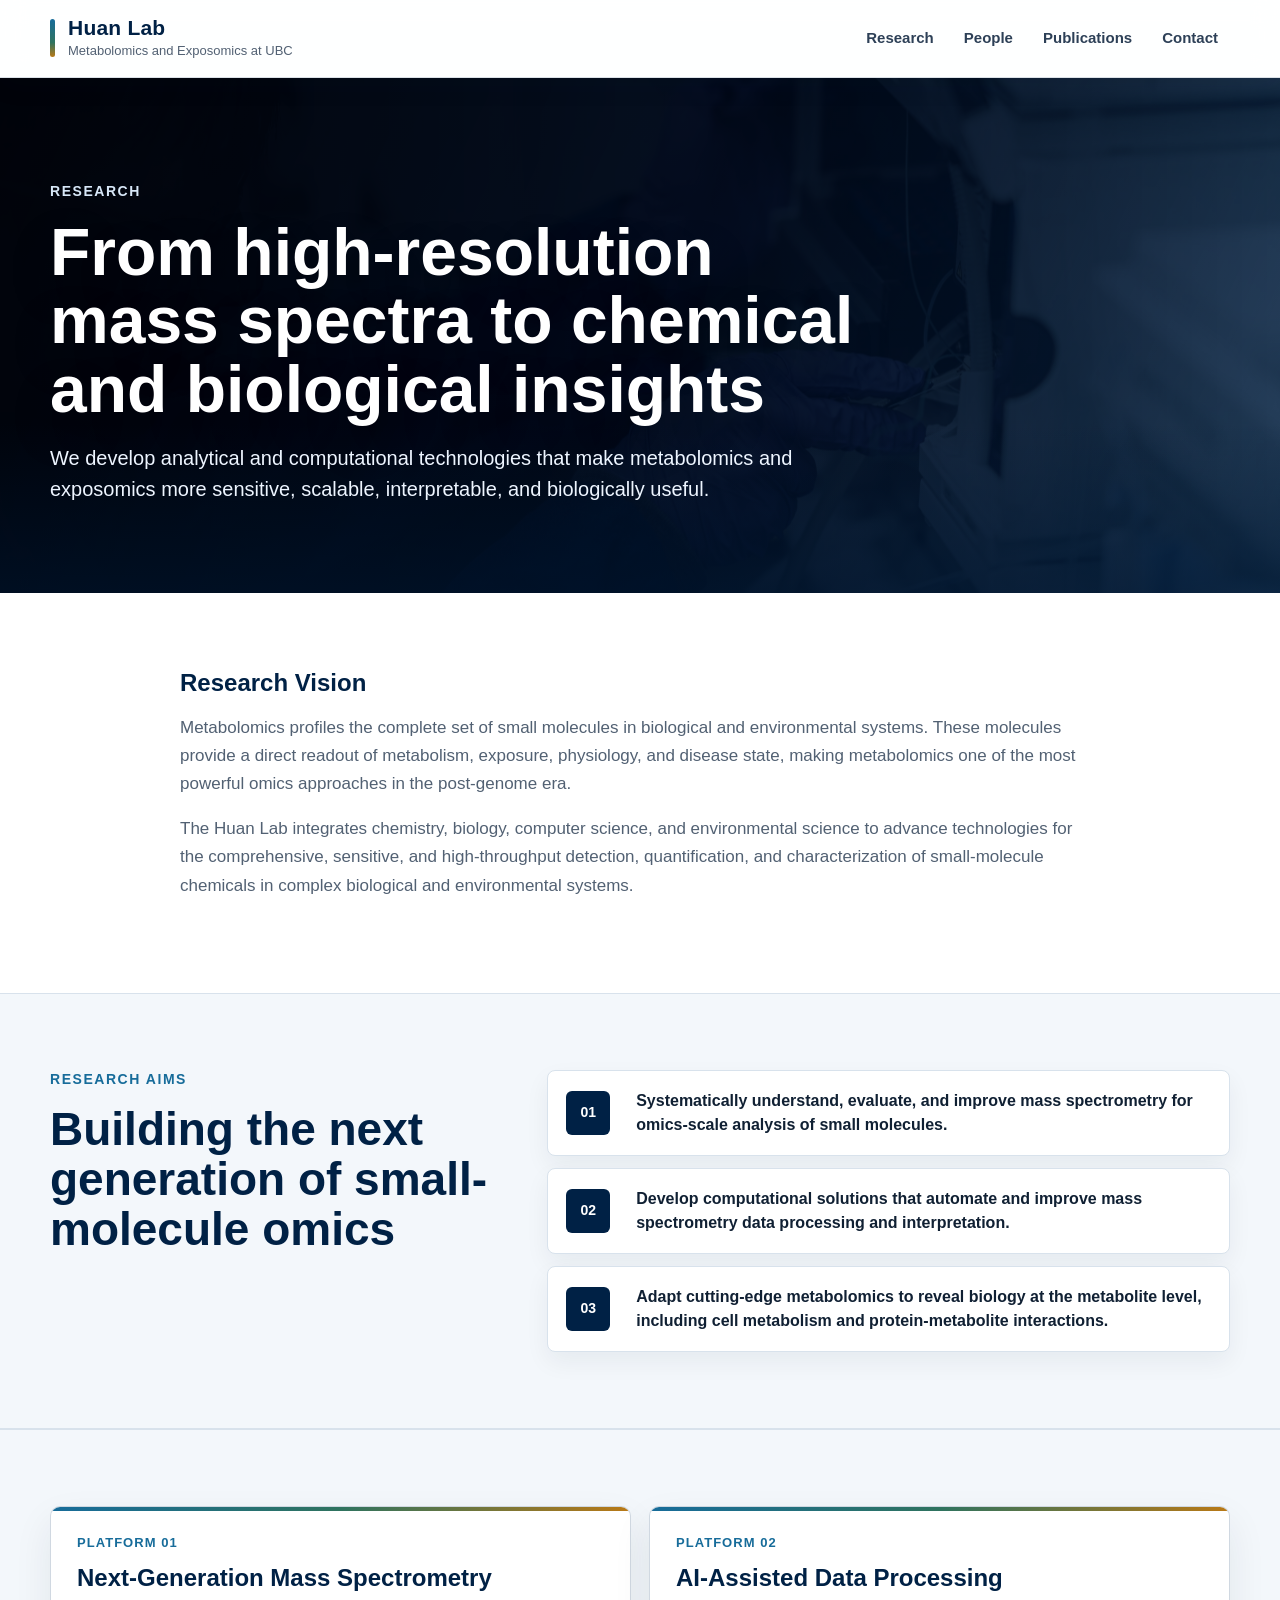
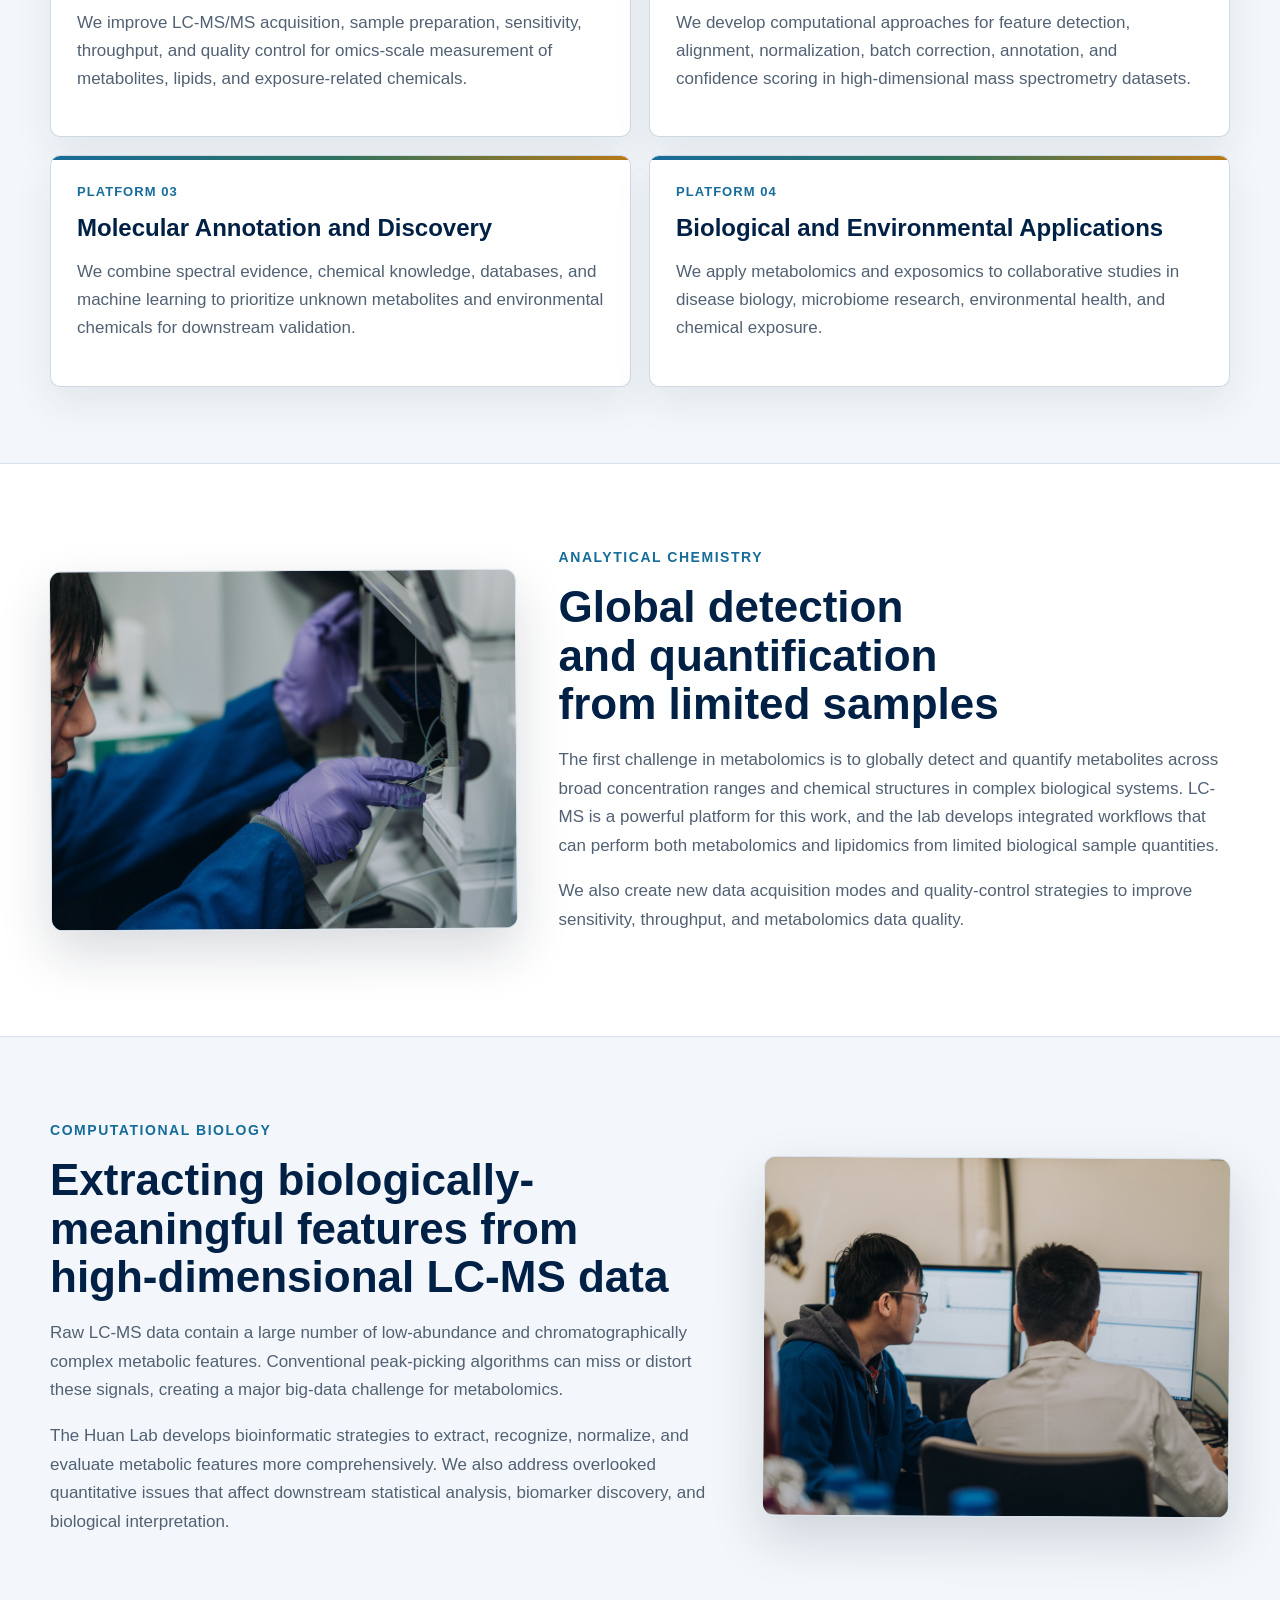
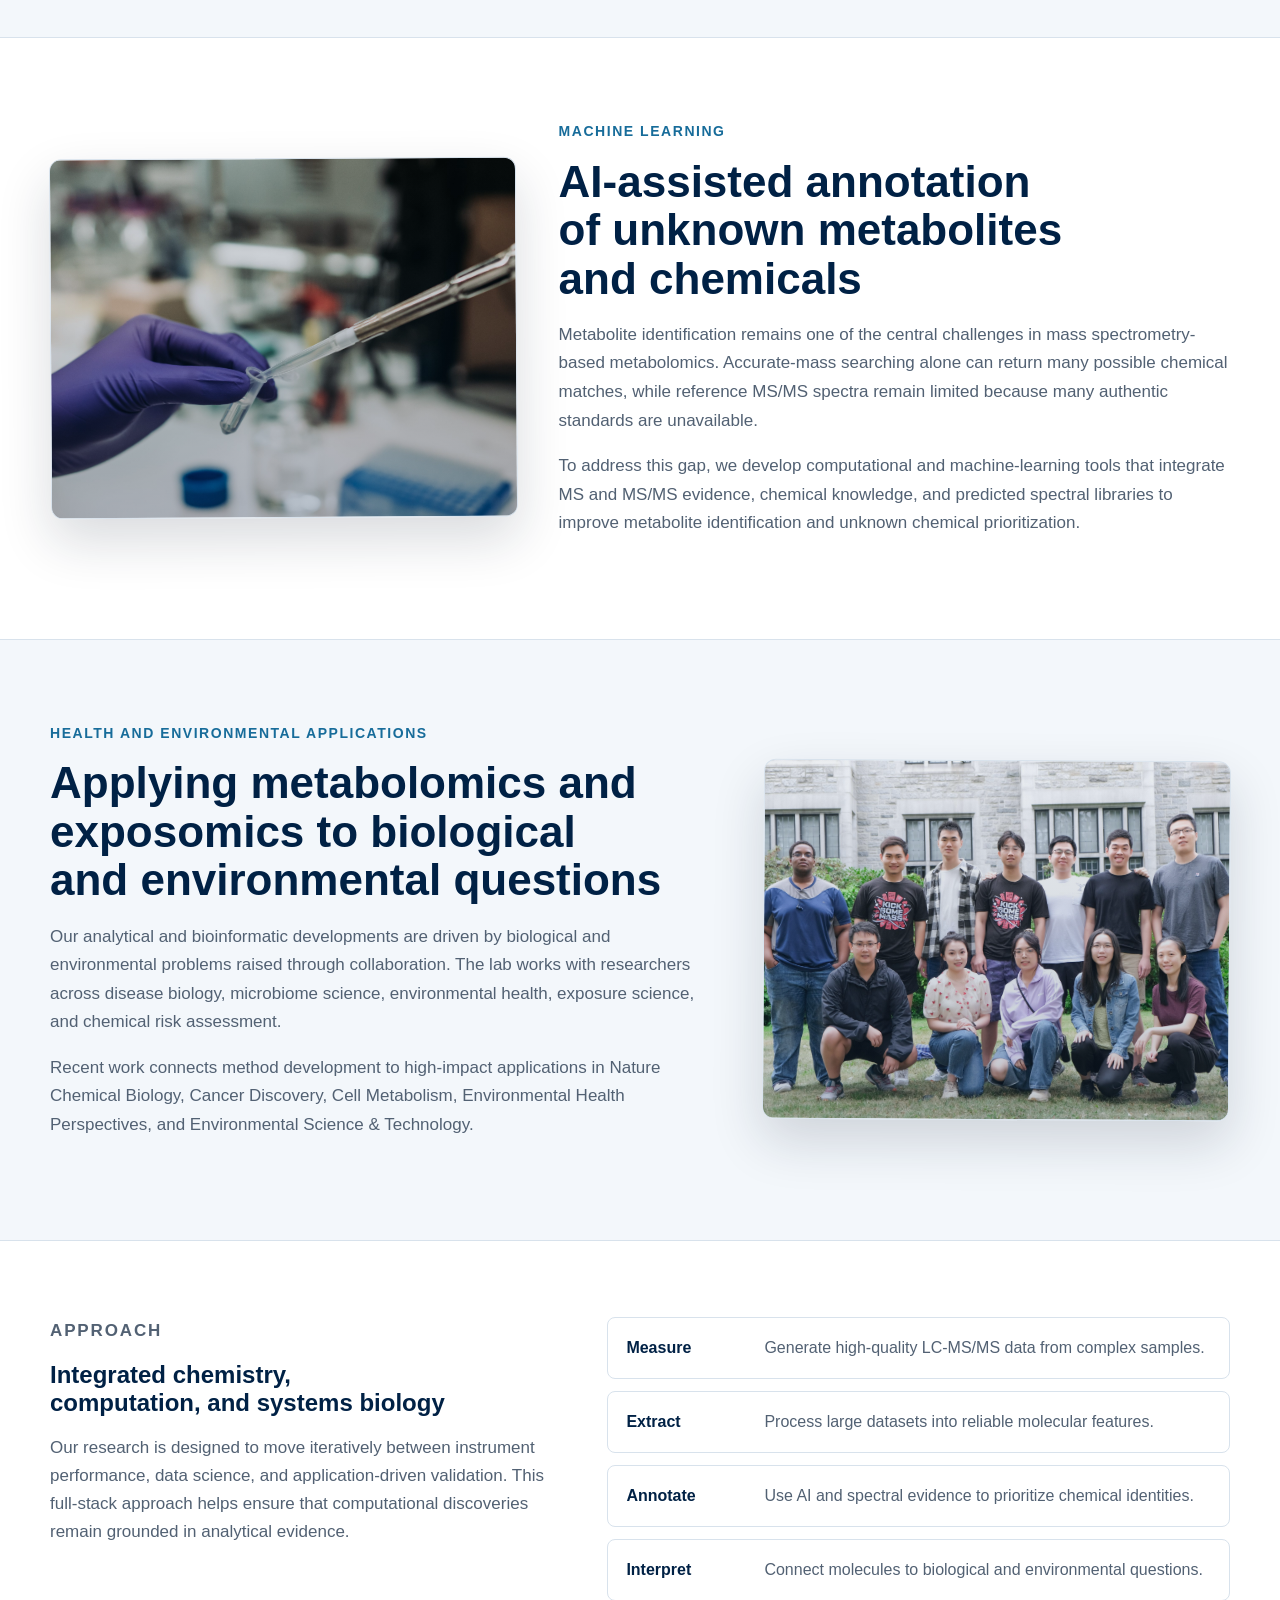
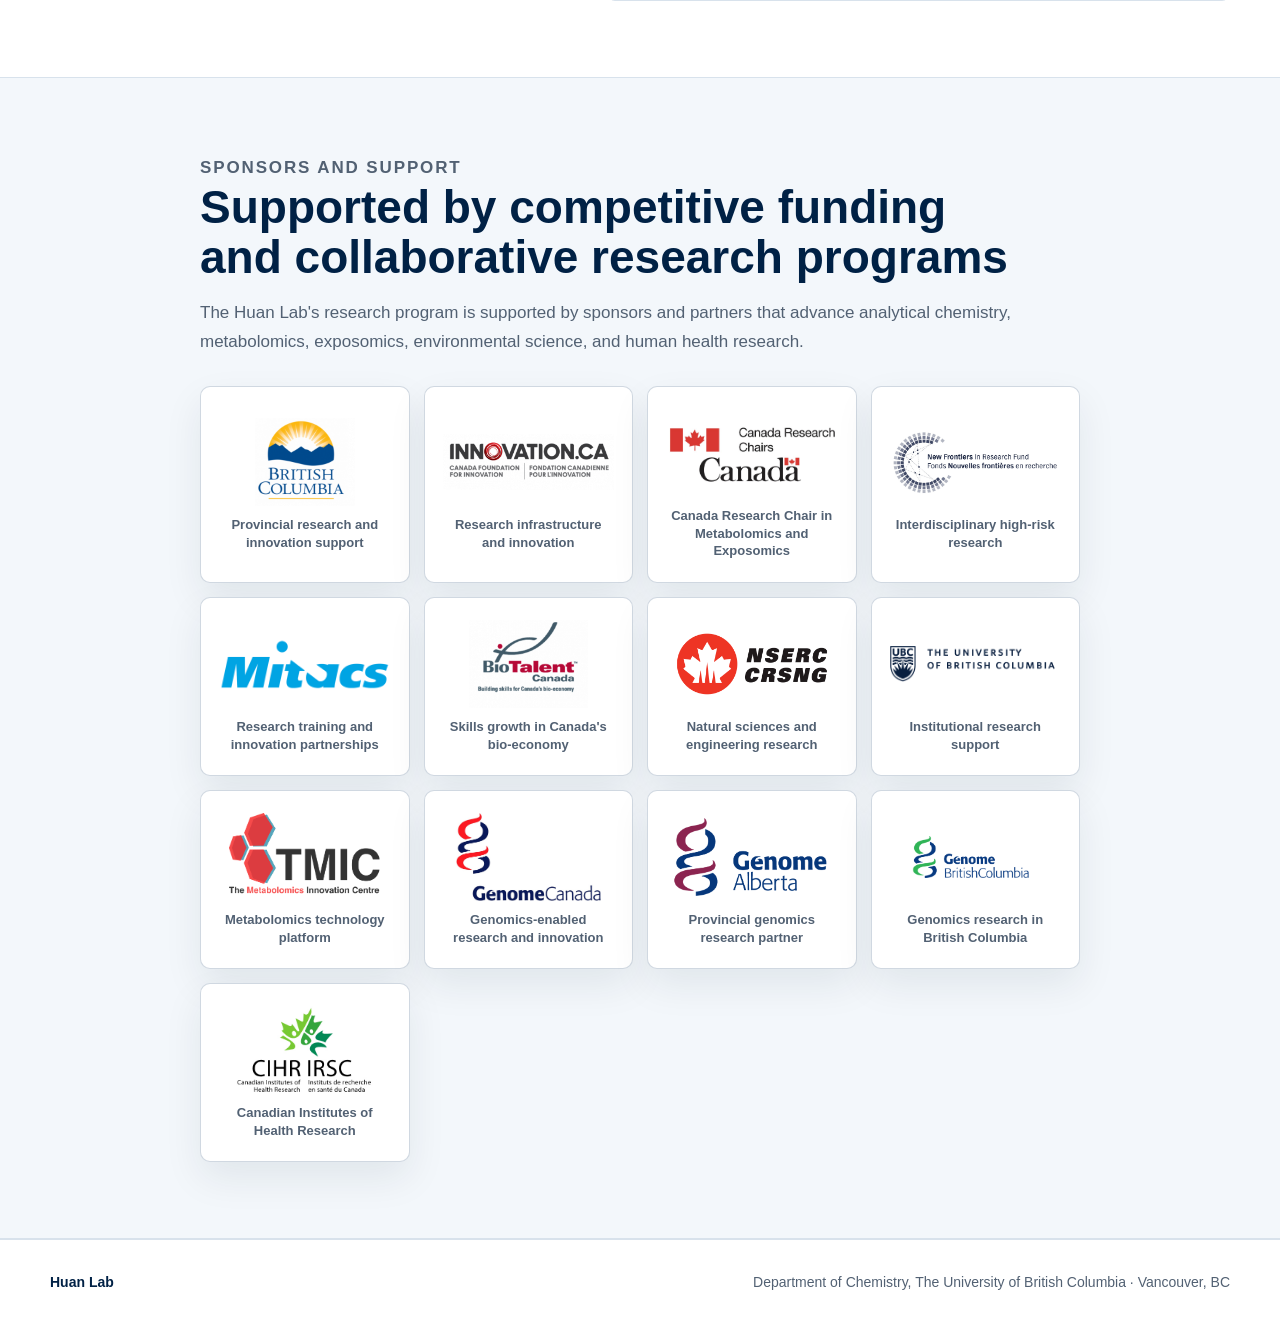
<file: research.html>
<!doctype html>
<html lang="en">
<head>
  <meta charset="utf-8">
  <meta name="viewport" content="width=device-width, initial-scale=1">
  <title>Research | Huan Lab</title>
  <link rel="stylesheet" href="style.css">
</head>
<body>
  <header class="site-header">
    <a class="site-brand" href="index.html">
      <strong>Huan Lab</strong>
      <span>Metabolomics and Exposomics at UBC</span>
    </a>
    <nav class="site-nav" aria-label="Primary navigation">
      <a href="research.html">Research</a>
      <a href="people.html">People</a>
      <a href="publications.html">Publications</a>
      <a href="contact.html">Contact</a>
    </nav>
  </header>

  <main>
    <section class="page-hero page-hero--research">
      <div class="hl-wrap">
        <p class="hl-eyebrow">Research</p>
        <h1>From high-resolution mass spectra to chemical and biological insights</h1>
        <p>We develop analytical and computational technologies that make metabolomics and exposomics more sensitive, scalable, interpretable, and biologically useful.</p>
      </div>
    </section>

    <section class="page-section">
      <div class="hl-wrap page-intro">
        <h2>Research Vision</h2>
        <p>Metabolomics profiles the complete set of small molecules in biological and environmental systems. These molecules provide a direct readout of metabolism, exposure, physiology, and disease state, making metabolomics one of the most powerful omics approaches in the post-genome era.</p>
        <p>The Huan Lab integrates chemistry, biology, computer science, and environmental science to advance technologies for the comprehensive, sensitive, and high-throughput detection, quantification, and characterization of small-molecule chemicals in complex biological and environmental systems.</p>
      </div>
    </section>

    <section class="page-section page-section--soft">
      <div class="hl-wrap research-aims">
        <div>
          <p class="hl-eyebrow hl-eyebrow--dark">Research aims</p>
          <h2>Building the next generation of small-molecule omics</h2>
        </div>
        <div class="research-aim-list">
          <article><strong>01</strong><span>Systematically understand, evaluate, and improve mass spectrometry for omics-scale analysis of small molecules.</span></article>
          <article><strong>02</strong><span>Develop computational solutions that automate and improve mass spectrometry data processing and interpretation.</span></article>
          <article><strong>03</strong><span>Adapt cutting-edge metabolomics to reveal biology at the metabolite level, including cell metabolism and protein-metabolite interactions.</span></article>
        </div>
      </div>
    </section>

    <section class="page-section page-section--soft">
      <div class="hl-wrap card-grid card-grid--two">
        <article class="info-card">
          <span class="card-kicker">Platform 01</span>
          <h2>Next-Generation Mass Spectrometry</h2>
          <p>We improve LC-MS/MS acquisition, sample preparation, sensitivity, throughput, and quality control for omics-scale measurement of metabolites, lipids, and exposure-related chemicals.</p>
        </article>
        <article class="info-card">
          <span class="card-kicker">Platform 02</span>
          <h2>AI-Assisted Data Processing</h2>
          <p>We develop computational approaches for feature detection, alignment, normalization, batch correction, annotation, and confidence scoring in high-dimensional mass spectrometry datasets.</p>
        </article>
        <article class="info-card">
          <span class="card-kicker">Platform 03</span>
          <h2>Molecular Annotation and Discovery</h2>
          <p>We combine spectral evidence, chemical knowledge, databases, and machine learning to prioritize unknown metabolites and environmental chemicals for downstream validation.</p>
        </article>
        <article class="info-card">
          <span class="card-kicker">Platform 04</span>
          <h2>Biological and Environmental Applications</h2>
          <p>We apply metabolomics and exposomics to collaborative studies in disease biology, microbiome research, environmental health, and chemical exposure.</p>
        </article>
      </div>
    </section>

    <section class="page-section">
      <div class="hl-wrap research-pillar">
        <div class="research-pillar-media research-pillar-media--analytical"></div>
        <article>
          <p class="hl-eyebrow hl-eyebrow--dark">Analytical Chemistry</p>
          <h2>Global detection and quantification from limited samples</h2>
          <p>The first challenge in metabolomics is to globally detect and quantify metabolites across broad concentration ranges and chemical structures in complex biological systems. LC-MS is a powerful platform for this work, and the lab develops integrated workflows that can perform both metabolomics and lipidomics from limited biological sample quantities.</p>
          <p>We also create new data acquisition modes and quality-control strategies to improve sensitivity, throughput, and metabolomics data quality.</p>
        </article>
      </div>
    </section>

    <section class="page-section page-section--soft">
      <div class="hl-wrap research-pillar research-pillar--reverse">
        <article>
          <p class="hl-eyebrow hl-eyebrow--dark">Computational Biology</p>
          <h2>Extracting biologically-meaningful features from high-dimensional LC-MS data</h2>
          <p>Raw LC-MS data contain a large number of low-abundance and chromatographically complex metabolic features. Conventional peak-picking algorithms can miss or distort these signals, creating a major big-data challenge for metabolomics.</p>
          <p>The Huan Lab develops bioinformatic strategies to extract, recognize, normalize, and evaluate metabolic features more comprehensively. We also address overlooked quantitative issues that affect downstream statistical analysis, biomarker discovery, and biological interpretation.</p>
        </article>
        <div class="research-pillar-media research-pillar-media--computational"></div>
      </div>
    </section>

    <section class="page-section">
      <div class="hl-wrap research-pillar">
        <div class="research-pillar-media research-pillar-media--machine"></div>
        <article>
          <p class="hl-eyebrow hl-eyebrow--dark">Machine Learning</p>
          <h2>AI-assisted annotation of unknown metabolites and chemicals</h2>
          <p>Metabolite identification remains one of the central challenges in mass spectrometry-based metabolomics. Accurate-mass searching alone can return many possible chemical matches, while reference MS/MS spectra remain limited because many authentic standards are unavailable.</p>
          <p>To address this gap, we develop computational and machine-learning tools that integrate MS and MS/MS evidence, chemical knowledge, and predicted spectral libraries to improve metabolite identification and unknown chemical prioritization.</p>
        </article>
      </div>
    </section>

    <section class="page-section page-section--soft">
      <div class="hl-wrap research-pillar research-pillar--reverse">
        <article>
          <p class="hl-eyebrow hl-eyebrow--dark">Health and Environmental Applications</p>
          <h2>Applying metabolomics and exposomics to biological and environmental questions</h2>
          <p>Our analytical and bioinformatic developments are driven by biological and environmental problems raised through collaboration. The lab works with researchers across disease biology, microbiome science, environmental health, exposure science, and chemical risk assessment.</p>
          <p>Recent work connects method development to high-impact applications in Nature Chemical Biology, Cancer Discovery, Cell Metabolism, Environmental Health Perspectives, and Environmental Science &amp; Technology.</p>
        </article>
        <div class="research-pillar-media research-pillar-media--application"></div>
      </div>
    </section>

    <section class="page-section">
      <div class="hl-wrap split-feature">
        <div>
          <p class="hl-eyebrow hl-eyebrow--dark">Approach</p>
          <h2>Integrated chemistry, computation, and systems biology</h2>
          <p>Our research is designed to move iteratively between instrument performance, data science, and application-driven validation. This full-stack approach helps ensure that computational discoveries remain grounded in analytical evidence.</p>
        </div>
        <div class="process-list">
          <div><strong>Measure</strong><span>Generate high-quality LC-MS/MS data from complex samples.</span></div>
          <div><strong>Extract</strong><span>Process large datasets into reliable molecular features.</span></div>
          <div><strong>Annotate</strong><span>Use AI and spectral evidence to prioritize chemical identities.</span></div>
          <div><strong>Interpret</strong><span>Connect molecules to biological and environmental questions.</span></div>
        </div>
      </div>
    </section>

    <section class="page-section page-section--soft">
      <div class="hl-wrap research-sponsors">
        <p class="hl-eyebrow hl-eyebrow--dark">Sponsors and support</p>
        <h2>Supported by competitive funding and collaborative research programs</h2>
        <p>The Huan Lab's research program is supported by sponsors and partners that advance analytical chemistry, metabolomics, exposomics, environmental science, and human health research.</p>
        <div class="funding-panel" aria-label="Funding partners">
          <div class="funding-logo-grid">
            <article class="funding-logo-card"><img src="images/funding/british-columbia.png" alt="British Columbia logo"><span>Provincial research and innovation support</span></article>
            <article class="funding-logo-card"><img src="images/funding/cfi.png" alt="Canada Foundation for Innovation logo"><span>Research infrastructure and innovation</span></article>
            <article class="funding-logo-card"><img src="images/funding/chair.jpg" alt="Canada Research Chairs logo"><span>Canada Research Chair in Metabolomics and Exposomics</span></article>
            <article class="funding-logo-card"><img src="images/funding/nfrf.jpg" alt="New Frontiers in Research Fund logo"><span>Interdisciplinary high-risk research</span></article>
            <article class="funding-logo-card"><img src="images/funding/mitacs.png" alt="Mitacs logo"><span>Research training and innovation partnerships</span></article>
            <article class="funding-logo-card"><img src="images/funding/biotalent.png" alt="BioTalent Canada logo"><span>Skills growth in Canada's bio-economy</span></article>
            <article class="funding-logo-card"><img src="images/funding/nserc.png" alt="NSERC logo"><span>Natural sciences and engineering research</span></article>
            <article class="funding-logo-card"><img src="images/funding/ubc.png" alt="The University of British Columbia logo"><span>Institutional research support</span></article>
            <article class="funding-logo-card"><img src="images/funding/tmic.png" alt="The Metabolomics Innovation Centre logo"><span>Metabolomics technology platform</span></article>
            <article class="funding-logo-card"><img src="images/funding/genome-canada.jpg" alt="Genome Canada logo"><span>Genomics-enabled research and innovation</span></article>
            <article class="funding-logo-card"><img src="images/funding/genome-alberta.png" alt="Genome Alberta logo"><span>Provincial genomics research partner</span></article>
            <article class="funding-logo-card"><img src="images/funding/genome-bc.png" alt="Genome British Columbia logo"><span>Genomics research in British Columbia</span></article>
            <article class="funding-logo-card"><img src="images/funding/cihr-irsc.jpg" alt="CIHR IRSC logo"><span>Canadian Institutes of Health Research</span></article>
          </div>
        </div>
      </div>
    </section>
  </main>

  <footer class="site-footer">
    <div class="hl-wrap">
      <a class="site-footer__brand" href="index.html"><strong>Huan Lab</strong></a>
      <span>Department of Chemistry, The University of British Columbia · Vancouver, BC</span>
    </div>
  </footer>
</body>
</html>
</file>
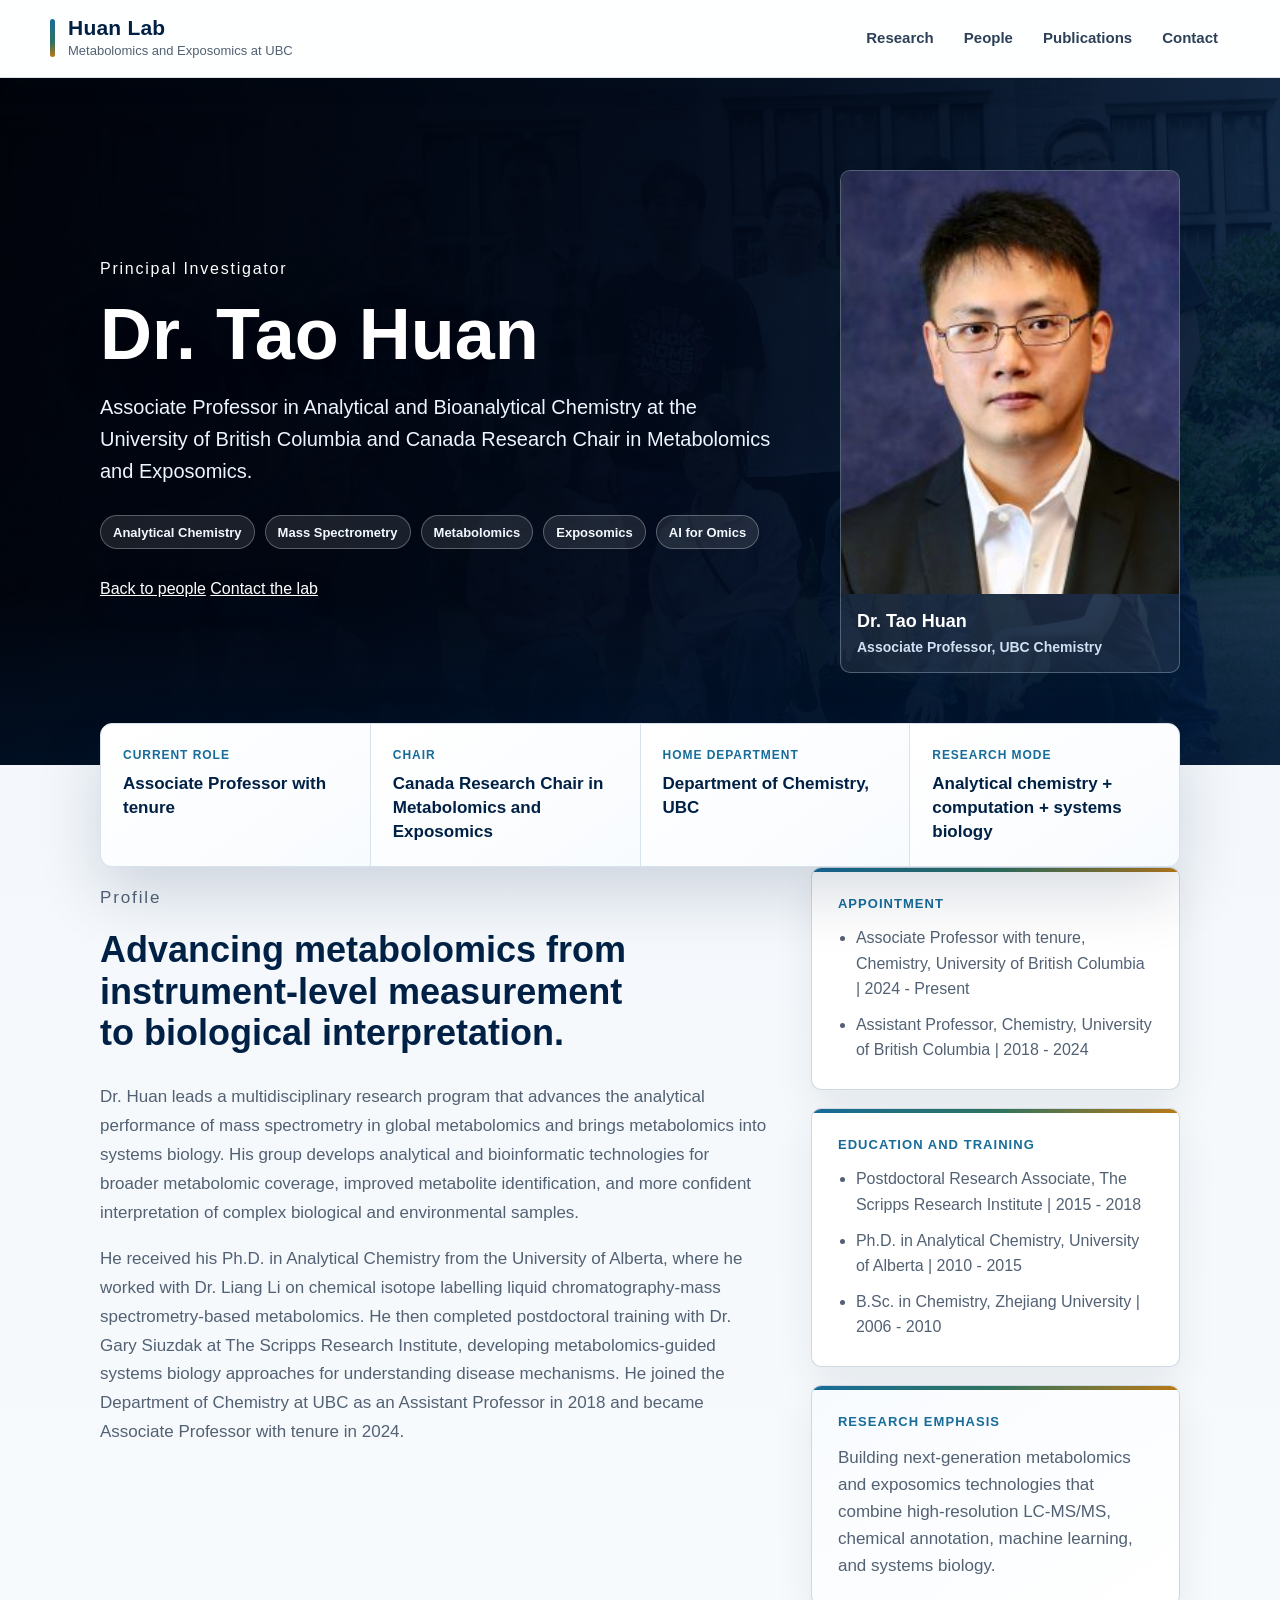
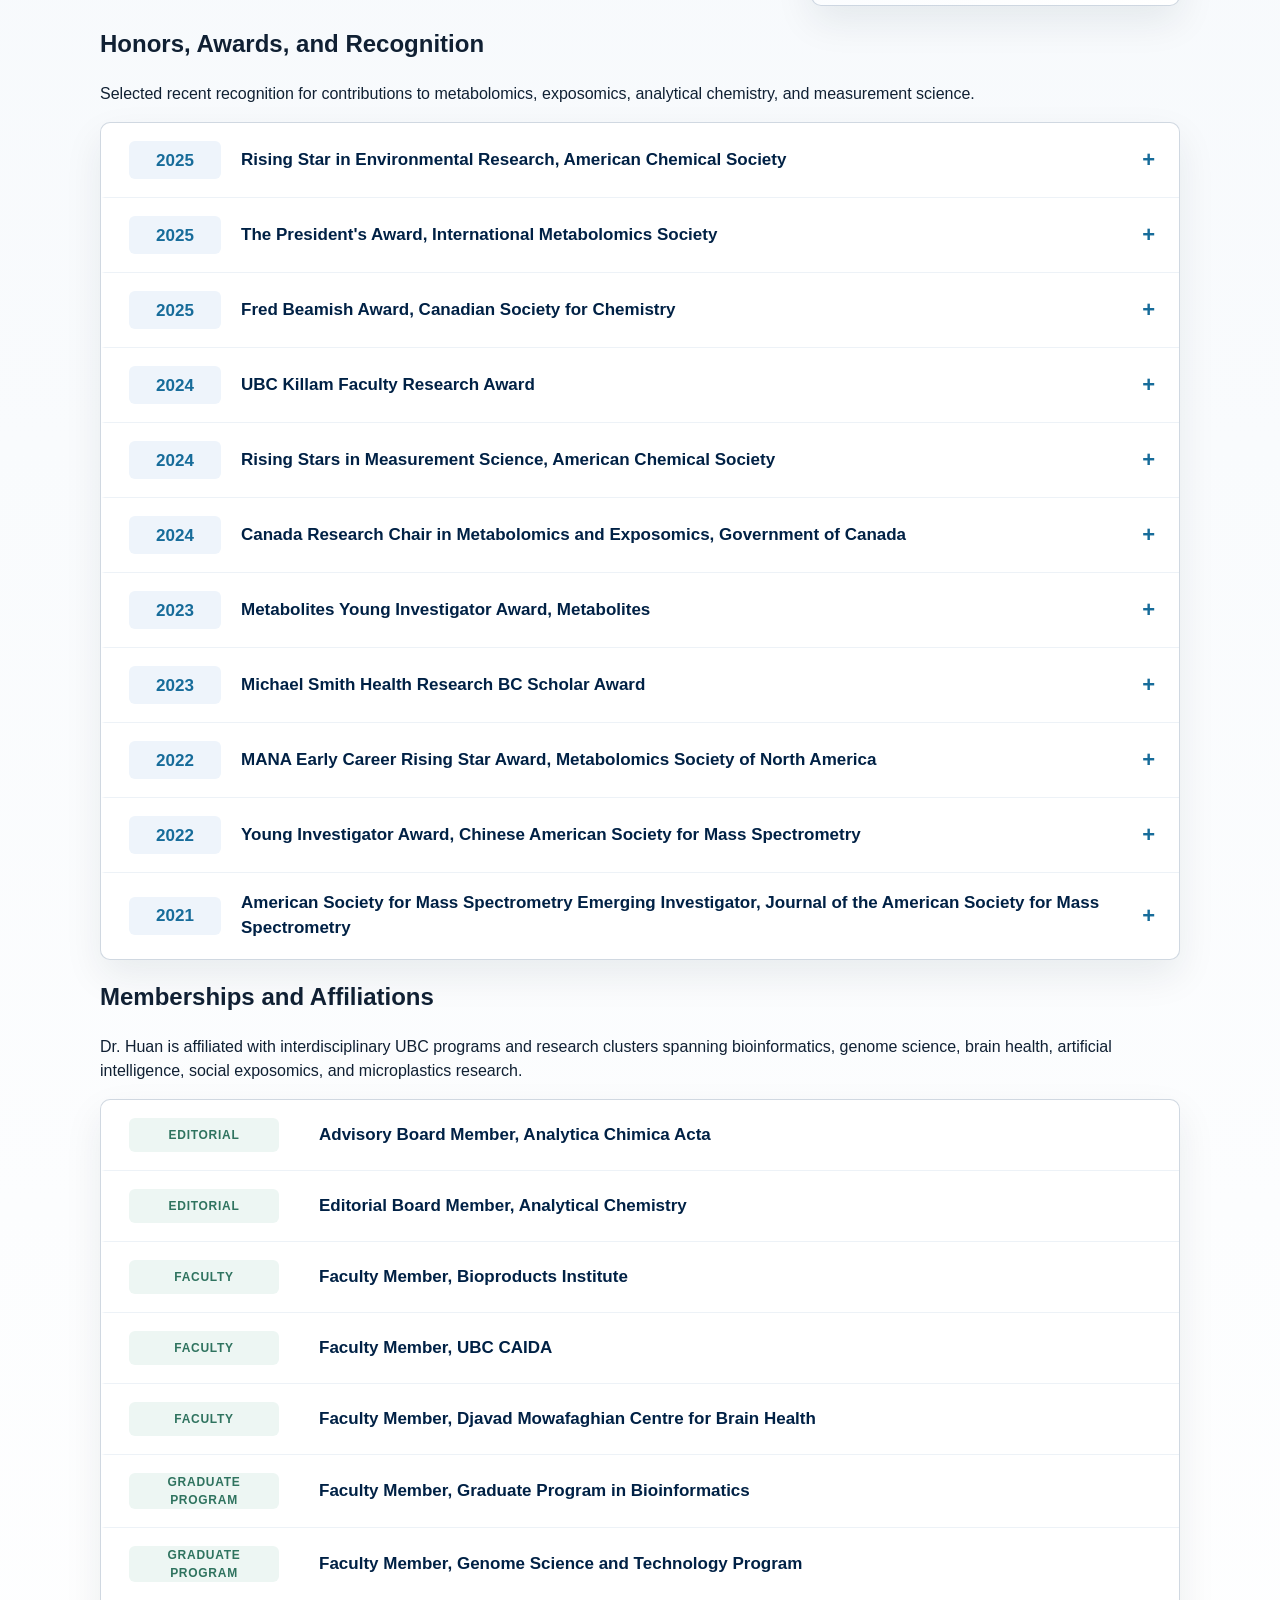
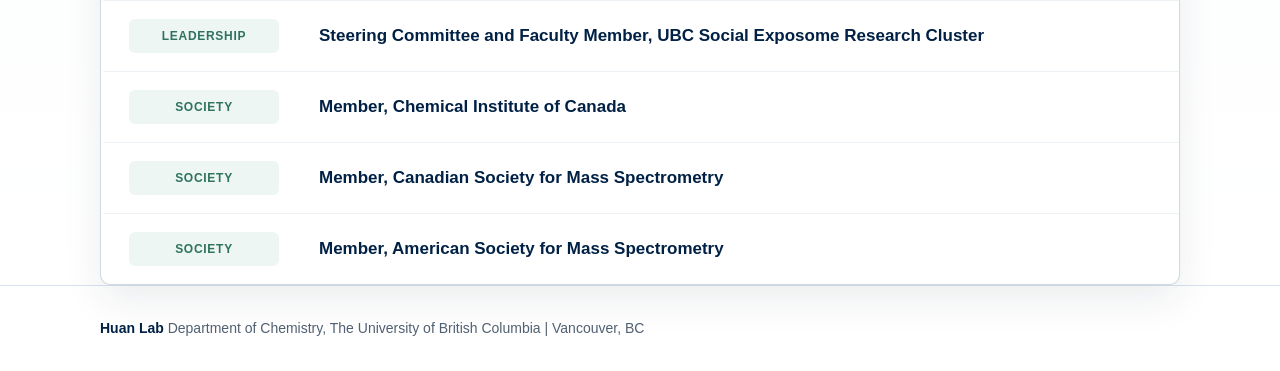
<file: tao-huan.html>
<!doctype html>
<html lang="en">
<head>
  <meta charset="utf-8">
  <meta name="viewport" content="width=device-width, initial-scale=1">
  <title>Dr. Tao Huan | Huan Lab</title>
  <link rel="stylesheet" href="style.css">
</head>
<body class="profile-page">
  <header class="site-header">
    <a class="site-brand" href="index.html">
      <strong>Huan Lab</strong>
      <span>Metabolomics and Exposomics at UBC</span>
    </a>
    <nav class="site-nav" aria-label="Primary navigation">
      <a href="research.html">Research</a>
      <a href="people.html">People</a>
      <a href="publications.html">Publications</a>
      <a href="contact.html">Contact</a>
    </nav>
  </header>

  <main>
    <section class="profile-hero profile-hero--faculty">
      <div class="wrap profile-hero-grid">
        <div>
          <p class="eyebrow">Principal Investigator</p>
          <h1>Dr. Tao Huan</h1>
          <p class="profile-dek">Associate Professor in Analytical and Bioanalytical Chemistry at the University of British Columbia and Canada Research Chair in Metabolomics and Exposomics.</p>
          <div class="profile-tags" aria-label="Research focus areas">
            <span>Analytical Chemistry</span>
            <span>Mass Spectrometry</span>
            <span>Metabolomics</span>
            <span>Exposomics</span>
            <span>AI for Omics</span>
          </div>
          <div class="actions">
            <a class="button" href="people.html">Back to people</a>
            <a class="button secondary" href="contact.html">Contact the lab</a>
          </div>
        </div>
        <figure class="profile-photo-card">
          <img src="images/people/tao-huan.jpg" alt="Dr. Tao Huan">
          <figcaption>
            <strong>Dr. Tao Huan</strong>
            <span>Associate Professor, UBC Chemistry</span>
          </figcaption>
        </figure>
      </div>
    </section>

    <section class="profile-facts">
      <div class="wrap profile-facts-grid">
        <article><span>Current role</span><strong>Associate Professor with tenure</strong></article>
        <article><span>Chair</span><strong>Canada Research Chair in Metabolomics and Exposomics</strong></article>
        <article><span>Home department</span><strong>Department of Chemistry, UBC</strong></article>
        <article><span>Research mode</span><strong>Analytical chemistry + computation + systems biology</strong></article>
      </div>
    </section>

    <section class="section wrap bio-layout">
      <article class="bio-main">
        <p class="eyebrow dark">Profile</p>
        <h2>Advancing metabolomics from instrument-level measurement to biological interpretation.</h2>
        <p>Dr. Huan leads a multidisciplinary research program that advances the analytical performance of mass spectrometry in global metabolomics and brings metabolomics into systems biology. His group develops analytical and bioinformatic technologies for broader metabolomic coverage, improved metabolite identification, and more confident interpretation of complex biological and environmental samples.</p>

        <p>He received his Ph.D. in Analytical Chemistry from the University of Alberta, where he worked with Dr. Liang Li on chemical isotope labelling liquid chromatography-mass spectrometry-based metabolomics. He then completed postdoctoral training with Dr. Gary Siuzdak at The Scripps Research Institute, developing metabolomics-guided systems biology approaches for understanding disease mechanisms. He joined the Department of Chemistry at UBC as an Assistant Professor in 2018 and became Associate Professor with tenure in 2024.</p>

      </article>

      <aside class="bio-sidebar">
        <div class="info-card">
          <span class="card-kicker">Appointment</span>
          <ul class="clean-list">
            <li>Associate Professor with tenure, Chemistry, University of British Columbia | 2024 - Present</li>
            <li>Assistant Professor, Chemistry, University of British Columbia | 2018 - 2024</li>
          </ul>
        </div>

        <div class="info-card">
          <span class="card-kicker">Education and Training</span>
          <ul class="clean-list">
            <li>Postdoctoral Research Associate, The Scripps Research Institute | 2015 - 2018</li>
            <li>Ph.D. in Analytical Chemistry, University of Alberta | 2010 - 2015</li>
            <li>B.Sc. in Chemistry, Zhejiang University | 2006 - 2010</li>
          </ul>
        </div>

        <div class="info-card profile-highlight">
          <span class="card-kicker">Research emphasis</span>
          <p>Building next-generation metabolomics and exposomics technologies that combine high-resolution LC-MS/MS, chemical annotation, machine learning, and systems biology.</p>
        </div>
      </aside>
    </section>

    <section class="section soft">
      <div class="wrap">
        <div class="section-head">
          <h2>Honors, Awards, and Recognition</h2>
          <p>Selected recent recognition for contributions to metabolomics, exposomics, analytical chemistry, and measurement science.</p>
        </div>
        <div class="award-list">
          <details>
            <summary><strong>2025</strong><span>Rising Star in Environmental Research, American Chemical Society</span></summary>
            <p>The Rising Star in Environmental Science recognition by the American Chemical Society honors exceptional early-career researchers who are advancing the frontiers of environmental science through innovative, high-impact work. Recipients are selected based on their scientific creativity, emerging leadership, and contributions to addressing critical environmental challenges. In 2025, a total of 10 individuals were selected worldwide.</p>
          </details>
          <details>
            <summary><strong>2025</strong><span>The President's Award, International Metabolomics Society</span></summary>
            <p>The President's Award recognizes outstanding achievements in metabolomics. While research contributions are of primary importance, other contributions, including to the teaching of metabolomics and service to the field or the society, are also strongly considered. This award is available for Society members who have been awarded a PhD no more than 5-10 years prior to the closing date for nominations. Medal winners have the opportunity to give a keynote presentation during the Society conference the same year they receive the award. Conference registration, and reasonable travel and hotel expenses, are reimbursed by the Society.</p>
          </details>
          <details>
            <summary><strong>2025</strong><span>Fred Beamish Award, Canadian Society for Chemistry</span></summary>
            <p>The Fred Beamish Award is a prestigious recognition presented by the Canadian Society for Chemistry. It was established in 1984 in honor of Professor Fred Beamish, a distinguished Canadian analytical chemist known for his contributions to chemical analysis and education. The Fred Beamish Award is presented to an individual who demonstrates innovation in research in analytical chemistry, where the research is anticipated to have significant potential for practical applications.</p>
          </details>
          <details>
            <summary><strong>2024</strong><span>UBC Killam Faculty Research Award</span></summary>
            <p>The UBC Killam Faculty Research Award is a prestigious internal award presented by UBC to recognize outstanding research and scholarly contributions by faculty members. It is part of the broader Killam Program, established through the Killam Trusts to support advanced education and research. Each year, ten UBC Killam Research Prizes are awarded annually to top campus researchers, with funds provided from the Izaak Walton Killam Memorial Fund for Advanced Studies established through a bequest from the late Dorothy J. Killam.</p>
          </details>
          <details>
            <summary><strong>2024</strong><span>Rising Stars in Measurement Science, American Chemical Society</span></summary>
            <p>American Chemical Society Measurement Science Au recognizes early-career scientists from across the globe who are making significant contributions to the field of measurement science. With over 300 nominations, 20 Rising Stars were chosen and featured in a virtual special issue in the journal ACS Measurement Science Au.</p>
          </details>
          <details>
            <summary><strong>2024</strong><span>Canada Research Chair in Metabolomics and Exposomics, Government of Canada</span></summary>
            <p>Tier 2 Canada Research Chairs, tenable for five years and renewable once, are for exceptional emerging researchers acknowledged by their peers as having the potential to lead in their field. For each Tier 2 Chair, the institution receives $100,000 annually for five years, with an additional $20,000 annual research stipend for first-term Tier 2 Chairs. Dr. Huan was selected for this chair position following a competitive nomination process by the Department of Chemistry and the Faculty of Science at UBC.</p>
          </details>
          <details>
            <summary><strong>2023</strong><span>Metabolites Young Investigator Award, Metabolites</span></summary>
            <p>This prize is provided by the journal Metabolites. It is a competitive award given annually to one young investigator in recognition of excellent achievement in the field of metabolomics. All nominations are assessed by an Award Evaluation Committee led by the journal's Editor-in-Chief.</p>
          </details>
          <details>
            <summary><strong>2023</strong><span>Michael Smith Health Research BC Scholar Award</span></summary>
            <p>This Scholar Program supports outstanding early-career biological researchers in British Columbia as they establish independent research careers, form their own research teams, and develop research programs that advance cutting-edge health solutions. The Scholar Program is one of Health Research BC's flagship funding opportunities.</p>
          </details>
          <details>
            <summary><strong>2022</strong><span>MANA Early Career Rising Star Award, Metabolomics Society of North America</span></summary>
            <p>The MANA Early Career Award is a competitive annual award for the most accomplished Early Career Members. It is awarded annually to a member whose work has exhibited exceptional novelty or pushed the boundaries of metabolomics, or whose early-career efforts after obtaining a PhD, MD, or MD-PhD have resulted in sustained, substantial, and noteworthy contributions to the field. The winner is selected to give an oral presentation at the MANA conference. Dr. Huan received this award in recognition of his outstanding contributions to liquid chromatography-mass spectrometry-based metabolomics, specifically in the development of analytical tools for data acquisition and feature extraction, and bioinformatic tools for improving data quality and facilitating metabolite annotation.</p>
          </details>
          <details>
            <summary><strong>2022</strong><span>Young Investigator Award, Chinese American Society for Mass Spectrometry</span></summary>
            <p>This award recognizes rising stars and outstanding researchers in the field of mass spectrometry. It is designed to identify and acknowledge young scientists who have made a significant impact in their early career stage. Candidates from academia, industry, and government laboratories are considered. Awardees are announced at the CASMS Annual Conference. The 2022 awardees each received a cash award and recognition plaque and were invited to present an award lecture at the 2nd CASMS annual conference.</p>
          </details>
          <details>
            <summary><strong>2021</strong><span>American Society for Mass Spectrometry Emerging Investigator, Journal of the American Society for Mass Spectrometry</span></summary>
            <p>The goal of the Emerging Investigators recognition is to showcase exciting independent work by early-career researchers who have demonstrated the potential to make important contributions to their areas of research and to become future leaders within the field. This recognition is given annually. In 2021, only 11 early-career researchers worldwide received it.</p>
          </details>
        </div>
      </div>
    </section>

    <section class="section wrap">
      <div class="section-head">
        <h2>Memberships and Affiliations</h2>
        <p>Dr. Huan is affiliated with interdisciplinary UBC programs and research clusters spanning bioinformatics, genome science, brain health, artificial intelligence, social exposomics, and microplastics research.</p>
      </div>
      <div class="affiliation-list">
        <article><strong>Editorial</strong><span>Advisory Board Member, Analytica Chimica Acta</span></article>
        <article><strong>Editorial</strong><span>Editorial Board Member, Analytical Chemistry</span></article>
        <article><strong>Faculty</strong><span>Faculty Member, Bioproducts Institute</span></article>
        <article><strong>Faculty</strong><span>Faculty Member, UBC CAIDA</span></article>
        <article><strong>Faculty</strong><span>Faculty Member, Djavad Mowafaghian Centre for Brain Health</span></article>
        <article><strong>Graduate Program</strong><span>Faculty Member, Graduate Program in Bioinformatics</span></article>
        <article><strong>Graduate Program</strong><span>Faculty Member, Genome Science and Technology Program</span></article>
        <article><strong>Leadership</strong><span>Steering Committee and Faculty Member, UBC Social Exposome Research Cluster</span></article>
        <article><strong>Society</strong><span>Member, Chemical Institute of Canada</span></article>
        <article><strong>Society</strong><span>Member, Canadian Society for Mass Spectrometry</span></article>
        <article><strong>Society</strong><span>Member, American Society for Mass Spectrometry</span></article>
      </div>
    </section>
  </main>

  <footer class="site-footer">
    <div class="wrap">
      <a class="site-footer__brand" href="index.html"><strong>Huan Lab</strong></a>
      <span>Department of Chemistry, The University of British Columbia | Vancouver, BC</span>
    </div>
  </footer>
</body>
</html>
</file>
<file: style.css>
/* Huan Lab homepage redesign
   Add this in WordPress under Appearance > Custom CSS.
   All selectors use the hl- prefix to avoid broad theme conflicts. */

* {
  box-sizing: border-box;
}

body {
  margin: 0;
  background: var(--hl-bg);
  color: var(--hl-ink);
  font-family: Arial, Helvetica, sans-serif;
}

a {
  color: inherit;
}

.site-header {
  position: sticky;
  top: 0;
  z-index: 50;
  min-height: 74px;
  display: flex;
  align-items: center;
  justify-content: space-between;
  gap: 24px;
  padding: 14px max(24px, calc((100vw - 1180px) / 2));
  border-bottom: 1px solid var(--hl-line);
  background: rgba(255, 255, 255, .96);
  backdrop-filter: blur(12px);
}

.site-brand {
  display: grid;
  gap: 2px;
  color: var(--hl-ubc-blue);
  text-decoration: none;
}

.site-brand strong {
  font-size: 21px;
  line-height: 1.1;
}

.site-brand span {
  color: var(--hl-muted);
  font-size: 13px;
}

.site-nav {
  display: flex;
  flex-wrap: wrap;
  align-items: center;
  justify-content: flex-end;
  gap: 18px;
  color: #31415a;
  font-size: 15px;
  font-weight: 700;
}

.site-nav a {
  text-decoration: none;
}

.site-nav a:hover,
.site-nav a:focus {
  color: var(--hl-blue);
}

.site-footer {
  padding: 32px 0;
  border-top: 1px solid var(--hl-line);
  background: #fff;
  color: var(--hl-muted);
  font-size: 14px;
}

.site-footer .hl-wrap {
  display: flex;
  flex-wrap: wrap;
  justify-content: space-between;
  gap: 12px;
}

.site-footer strong {
  color: var(--hl-ubc-blue);
}

.site-footer__brand {
  color: var(--hl-ubc-blue);
  text-decoration: none;
}

.site-footer__brand:hover,
.site-footer__brand:focus {
  color: var(--hl-blue);
  text-decoration: underline;
  text-underline-offset: 3px;
}

:root {
  --hl-ubc-blue: #002145;
  --hl-ink: #142033;
  --hl-muted: #5b6778;
  --hl-line: #d9e2ec;
  --hl-blue: #1f6f9f;
  --hl-green: #32705f;
  --hl-gold: #b98218;
  --hl-bg: #f6f8fb;
  --hl-white: #fff;
  --hl-shadow: 0 18px 45px rgba(20, 32, 51, .12);
  --hl-glow: 0 24px 70px rgba(31, 111, 159, .2);
}

.hl-wrap {
  width: min(1180px, calc(100% - 32px));
  margin-inline: auto;
}

.wrap {
  margin-inline: auto;
}

.hl-hero {
  margin: 0 calc(50% - 50vw);
  color: var(--hl-white);
  background:
    linear-gradient(90deg, rgba(0, 22, 48, .98), rgba(0, 33, 69, .84) 48%, rgba(0, 33, 69, .22)),
    linear-gradient(180deg, rgba(0, 0, 0, .1), rgba(0, 33, 69, .35)),
    url("images/lab-team.jpg") center / cover;
}

.hl-hero__inner {
  width: min(1180px, calc(100% - 32px));
  min-height: 620px;
  display: grid;
  align-content: center;
  margin-inline: auto;
  padding: 72px 0 118px;
}

.hl-eyebrow {
  margin: 0 0 16px;
  color: #d7e7f7;
  font-size: 14px;
  font-weight: 700;
  letter-spacing: .08em;
  line-height: 1.4;
  text-transform: uppercase;
}

.hl-eyebrow--dark {
  color: var(--hl-blue);
}

.hl-hero h1 {
  max-width: 860px;
  margin: 0;
  color: var(--hl-white);
  font-size: clamp(42px, 6vw, 72px);
  line-height: 1.01;
}

.hl-hero__copy {
  max-width: 760px;
  margin: 22px 0 28px;
  color: #edf5ff;
  font-size: 21px;
  line-height: 1.55;
}

.hl-hero__signals {
  max-width: 900px;
  display: flex;
  flex-wrap: wrap;
  gap: 10px;
  margin-top: 32px;
}

.hl-hero__signals span {
  display: inline-flex;
  align-items: center;
  min-height: 34px;
  padding: 0 12px;
  border: 1px solid rgba(255, 255, 255, .26);
  border-radius: 999px;
  background: rgba(255, 255, 255, .1);
  color: #eef6ff;
  font-size: 13px;
  font-weight: 700;
  backdrop-filter: blur(10px);
}

.hl-actions {
  display: flex;
  flex-wrap: wrap;
  gap: 12px;
}

.hl-button {
  display: inline-flex;
  align-items: center;
  justify-content: center;
  min-height: 42px;
  padding: 0 18px;
  border: 1px solid transparent;
  border-radius: 6px;
  background: var(--hl-ubc-blue);
  color: var(--hl-white) !important;
  font-weight: 700;
  line-height: 1.2;
  text-decoration: none !important;
}

.hl-button:hover,
.hl-button:focus {
  background: #073a73;
  color: var(--hl-white) !important;
  text-decoration: none !important;
}

.hl-button--secondary {
  background: var(--hl-white);
  color: var(--hl-ubc-blue) !important;
  border-color: #b8c7d9;
}

.hl-button--secondary:hover,
.hl-button--secondary:focus {
  background: #eef4fb;
  color: var(--hl-ubc-blue) !important;
}

.hl-hero .hl-button:not(.hl-button--secondary) {
  background: #1f6f9f;
  border-color: rgba(255, 255, 255, .18);
  box-shadow: 0 10px 24px rgba(0, 22, 48, .22);
}

.hl-hero .hl-button:not(.hl-button--secondary):hover,
.hl-hero .hl-button:not(.hl-button--secondary):focus {
  background: #2f85b8;
}

.hl-button--light {
  background: var(--hl-white);
  color: var(--hl-ubc-blue) !important;
}

.hl-metrics {
  position: relative;
  z-index: 2;
  margin: -54px 0 0;
}

.hl-metric-grid {
  display: grid;
  grid-template-columns: repeat(4, minmax(0, 1fr));
  gap: 1px;
  overflow: hidden;
  border: 1px solid var(--hl-line);
  border-radius: 8px;
  background: var(--hl-line);
  box-shadow: var(--hl-glow);
}

.hl-metric {
  min-height: 110px;
  padding: 24px;
  background: var(--hl-white);
}

.hl-metric strong {
  display: block;
  color: var(--hl-blue);
  font-size: clamp(22px, 2vw, 30px);
  line-height: 1.08;
}

.hl-metric span {
  display: block;
  margin-top: 8px;
  color: var(--hl-muted);
  font-size: 14px;
  line-height: 1.35;
}

.hl-section {
  margin: 0 calc(50% - 50vw);
  padding: 76px 0;
  background: var(--hl-bg);
}

.hl-section--white {
  background: var(--hl-white);
  border-block: 1px solid var(--hl-line);
}

.hl-section-head {
  display: flex;
  align-items: end;
  justify-content: space-between;
  gap: 28px;
  margin-bottom: 28px;
}

.hl-section h2,
.hl-join h2 {
  margin: 0;
  color: var(--hl-ink);
  font-size: 38px;
  line-height: 1.15;
}

.hl-section-head p,
.hl-intro p,
.hl-people__copy p {
  max-width: 560px;
  margin: 0;
  color: var(--hl-muted);
  font-size: 16px;
  line-height: 1.6;
}

.hl-intro p,
.hl-people__copy p {
  margin: 16px 0 22px;
}

.hl-focus-grid {
  display: grid;
  grid-template-columns: repeat(4, minmax(0, 1fr));
  gap: 18px;
}

.hl-focus-card {
  min-height: 410px;
  display: flex;
  flex-direction: column;
  justify-content: end;
  overflow: hidden;
  border-radius: 8px;
  background: #18243a;
  color: var(--hl-white);
  box-shadow: 0 14px 34px rgba(20, 32, 51, .16);
  transition: transform .18s ease, box-shadow .18s ease;
}

.hl-focus-card:hover {
  transform: translateY(-4px);
  box-shadow: 0 18px 44px rgba(20, 32, 51, .2);
}

.hl-focus-card--sample {
  background: linear-gradient(rgba(0, 33, 69, .05), rgba(0, 19, 42, .9)), url("images/sample-prep.jpg") center / cover;
}

.hl-focus-card--data {
  background: linear-gradient(rgba(0, 33, 69, .05), rgba(0, 19, 42, .9)), url("images/data-processing.jpg") center / cover;
}

.hl-focus-card--system {
  background: linear-gradient(rgba(0, 33, 69, .05), rgba(0, 19, 42, .9)), url("images/lcms-system.jpg") center / cover;
}

.hl-focus-card--team {
  background: linear-gradient(rgba(0, 33, 69, .05), rgba(0, 19, 42, .9)), url("images/lab-team.jpg") center / cover;
}

.hl-focus-card__body {
  padding: 24px;
}

.hl-focus-card__body span {
  display: inline-flex;
  margin-bottom: 12px;
  color: #98d4f0;
  font-size: 13px;
  font-weight: 800;
  letter-spacing: .08em;
}

.hl-focus-card h3 {
  margin: 0 0 8px;
  color: var(--hl-white);
  font-size: 21px;
  line-height: 1.2;
}

.hl-focus-card p {
  margin: 0;
  color: #e6eef8;
  font-size: 15px;
  line-height: 1.5;
}

.hl-focus-card a {
  display: inline-block;
  margin-top: 14px;
  color: var(--hl-white) !important;
  font-weight: 700;
}

.hl-split {
  display: grid;
  grid-template-columns: .9fr 1.4fr;
  gap: 48px;
  align-items: start;
}

.hl-research-list {
  display: grid;
  gap: 12px;
}

.hl-research-item {
  position: relative;
  padding: 22px 24px 22px 28px;
  border: 1px solid var(--hl-line);
  border-radius: 8px;
  background: #fff;
  box-shadow: 0 12px 28px rgba(20, 32, 51, .06);
}

.hl-research-item::before {
  content: "";
  position: absolute;
  inset: 18px auto 18px 0;
  width: 4px;
  border-radius: 999px;
  background: var(--hl-blue);
}

.hl-research-item:nth-child(2)::before {
  background: var(--hl-green);
}

.hl-research-item:nth-child(3)::before {
  background: var(--hl-gold);
}

.hl-research-item:nth-child(4)::before {
  background: var(--hl-ink);
}

.hl-research-item h3 {
  margin: 0 0 8px;
  color: var(--hl-ink);
  font-size: 20px;
  line-height: 1.25;
}

.hl-research-item p {
  margin: 0;
  color: var(--hl-muted);
  line-height: 1.55;
}

.hl-instrument-grid {
  display: grid;
  grid-template-columns: repeat(4, minmax(0, 1fr));
  gap: 18px;
  align-items: start;
}

.hl-instrument-card {
  overflow: hidden;
  border: 1px solid var(--hl-line);
  border-radius: 8px;
  background: var(--hl-white);
  box-shadow: 0 14px 34px rgba(20, 32, 51, .12);
}

.hl-instrument-card > div:not(.hl-instrument-media) {
  padding: 22px;
}

.hl-instrument-media {
  min-height: 0;
  height: 178px;
  display: grid;
  place-items: center;
  overflow: hidden;
  padding: 14px 18px;
  background: linear-gradient(135deg, #f7fbff, #eaf3fb);
}

.hl-instrument-media img {
  width: auto;
  height: auto;
  max-width: 100%;
  max-height: 100%;
  display: block;
  object-fit: contain;
}

.hl-instrument-media--timstof {
  background: linear-gradient(135deg, #f8fbff, #e6f1fb);
}

.hl-instrument-media--timstof img {
  max-width: 58%;
  max-height: 78%;
}

.hl-instrument-media--echo {
  background: linear-gradient(135deg, #f7fbff, #d7f1ec);
}

.hl-instrument-media--impact {
  background: radial-gradient(circle at 72% 22%, rgba(184, 215, 232, .72), transparent 38%),
    linear-gradient(135deg, #f8fbff, #e7eef7);
}

.hl-instrument-media--impact img {
  max-width: 54%;
  max-height: 78%;
}

.hl-instrument-media--targeted {
  grid-template-columns: 1fr 1fr;
  gap: 10px;
  background: linear-gradient(135deg, #f8fbff, #edf5f9);
}

.hl-instrument-media--targeted img {
  width: 100%;
  height: 100%;
  padding: 8px;
  border: 1px solid var(--hl-line);
  border-radius: 6px;
  background: #fff;
  object-fit: contain;
}

.hl-instrument-media--targeted img:last-child {
  object-position: center 42%;
}

.hl-instrument-card span {
  display: block;
  margin-bottom: 10px;
  color: var(--hl-blue);
  font-size: 12px;
  font-weight: 900;
  letter-spacing: .08em;
  text-transform: uppercase;
}

.hl-instrument-card h3 {
  margin: 0 0 10px;
  color: var(--hl-ubc-blue);
  font-size: 23px;
  line-height: 1.15;
}

.hl-instrument-card p {
  margin: 0;
  color: var(--hl-muted);
  line-height: 1.55;
}

.hl-instrument-more {
  margin-top: 14px;
}

.hl-instrument-more summary {
  width: max-content;
  cursor: pointer;
  list-style: none;
  border: 1px solid var(--hl-line);
  border-radius: 6px;
  padding: 7px 11px;
  color: var(--hl-ubc-blue);
  background: #f7fbff;
  font-size: 13px;
  font-weight: 800;
}

.hl-instrument-more summary::-webkit-details-marker {
  display: none;
}

.hl-instrument-more summary::after {
  content: "+";
  margin-left: 8px;
  color: var(--hl-blue);
}

.hl-instrument-more[open] summary::after {
  content: "-";
}

.hl-instrument-more p {
  margin-top: 12px;
  padding-top: 12px;
  border-top: 1px solid var(--hl-line);
  font-size: 14px;
}

@media (max-width: 1120px) {
  .hl-instrument-grid {
    grid-template-columns: repeat(2, minmax(0, 1fr));
  }
}

.hl-people {
  display: grid;
  grid-template-columns: 1fr 1fr;
  gap: 28px;
  align-items: center;
}

.hl-people-grid {
  display: grid;
  grid-template-columns: repeat(3, minmax(0, 1fr));
  gap: 12px;
}

.hl-people-grid a {
  min-height: 150px;
  position: relative;
  overflow: hidden;
  display: grid;
  align-content: space-between;
  gap: 12px;
  padding: 18px;
  border: 1px solid var(--hl-line);
  border-radius: 8px;
  background:
    linear-gradient(145deg, rgba(231, 238, 247, .94), rgba(255, 255, 255, .96)),
    radial-gradient(circle at 20% 20%, rgba(31, 111, 159, .22), transparent 34%);
  color: var(--hl-ubc-blue) !important;
  font-weight: 700;
  line-height: 1.25;
  text-decoration: none !important;
  box-shadow: 0 14px 35px rgba(20, 32, 51, .08);
  transition: transform .18s ease, border-color .18s ease, box-shadow .18s ease, background .18s ease;
}

.hl-people-grid a::after {
  content: "";
  position: absolute;
  inset: auto -34px -48px auto;
  width: 120px;
  height: 120px;
  border-radius: 999px;
  background: rgba(31, 111, 159, .1);
  pointer-events: none;
}

.hl-people-icon {
  position: relative;
  z-index: 1;
  width: 48px;
  height: 48px;
  display: grid;
  place-items: center;
  border-radius: 8px;
  background: rgba(31, 111, 159, .12);
  color: var(--hl-blue);
}

.hl-people-icon svg {
  width: 27px;
  height: 27px;
  fill: none;
  stroke: currentColor;
  stroke-width: 1.9;
  stroke-linecap: round;
  stroke-linejoin: round;
}

.hl-people-icon--green {
  background: rgba(50, 112, 95, .13);
  color: var(--hl-green);
}

.hl-people-icon--gold {
  background: rgba(185, 130, 24, .14);
  color: var(--hl-gold);
}

.hl-people-icon--slate {
  background: rgba(20, 32, 51, .1);
  color: #31415a;
}

.hl-people-label,
.hl-people-note {
  position: relative;
  z-index: 1;
  display: block;
}

.hl-people-label {
  max-width: 13ch;
  font-size: 20px;
}

.hl-people-note {
  margin-top: 6px;
  color: var(--hl-muted);
  font-size: 13px;
  font-weight: 700;
  line-height: 1.35;
}

.hl-people-grid a:hover,
.hl-people-grid a:focus {
  border-color: #9db5cf;
  background:
    linear-gradient(145deg, rgba(238, 244, 251, .98), rgba(255, 255, 255, 1)),
    radial-gradient(circle at 20% 20%, rgba(31, 111, 159, .28), transparent 34%);
  box-shadow: 0 20px 45px rgba(20, 32, 51, .12);
  transform: translateY(-3px);
}

.hl-publication-panel {
  padding: 28px;
  border-radius: 8px;
  background:
    linear-gradient(140deg, rgba(0, 33, 69, 1), rgba(20, 32, 51, .96)),
    var(--hl-ubc-blue);
  color: var(--hl-white);
  box-shadow: var(--hl-glow);
}

.hl-publication-panel h3 {
  margin: 0 0 18px;
  color: var(--hl-white);
  font-size: 24px;
  line-height: 1.25;
}

.hl-publication {
  display: block;
  padding: 16px 0;
  border-top: 1px solid rgba(255, 255, 255, .22);
  text-decoration: none;
}

.hl-publication:hover strong,
.hl-publication:focus strong {
  text-decoration: underline;
}

.hl-publication strong {
  display: block;
  margin-bottom: 4px;
  color: var(--hl-white);
  line-height: 1.4;
}

.hl-publication span {
  color: #cfdded;
  font-size: 14px;
}

.hl-join {
  margin: 0 calc(50% - 50vw);
  padding: 58px 0;
  background:
    linear-gradient(115deg, rgba(20, 32, 51, 1), rgba(0, 33, 69, .96) 56%, rgba(31, 111, 159, .9)),
    var(--hl-ink);
  color: var(--hl-white);
}

.hl-join__inner {
  display: grid;
  grid-template-columns: minmax(0, 1fr) minmax(260px, 340px);
  align-items: center;
  gap: 48px;
}

.hl-join h2 {
  color: var(--hl-white);
}

.hl-join p {
  max-width: 680px;
  margin: 8px 0 0;
  color: #dce5f0;
  line-height: 1.6;
}

.hl-join__action {
  justify-self: end;
  width: 100%;
  padding: 22px;
  border: 1px solid rgba(255, 255, 255, .2);
  border-radius: 8px;
  background: rgba(255, 255, 255, .1);
  box-shadow: 0 18px 42px rgba(0, 22, 48, .24);
}

.hl-join__action span {
  display: block;
  margin-bottom: 14px;
  color: #dce5f0;
  font-size: 13px;
  font-weight: 800;
  letter-spacing: .08em;
  line-height: 1.45;
  text-transform: uppercase;
}

.hl-join__action .hl-button {
  width: 100%;
  min-height: 48px;
  justify-content: space-between;
  padding-inline: 18px;
}

.hl-join__action .hl-button::after {
  content: ">";
  margin-left: 16px;
  color: var(--hl-blue);
  font-weight: 900;
}

@media (max-width: 900px) {
  .hl-hero {
    background:
      linear-gradient(180deg, rgba(0, 22, 48, .96), rgba(0, 33, 69, .82)),
      url("images/lab-team.jpg") center / cover;
  }

  .hl-hero__inner {
    min-height: 520px;
  }

  .hl-section-head {
    align-items: start;
    flex-direction: column;
  }

  .hl-join__inner {
    align-items: start;
    grid-template-columns: 1fr;
  }

  .hl-join__action {
    justify-self: stretch;
    max-width: 360px;
  }

  .hl-metric-grid,
  .hl-focus-grid,
  .hl-split,
  .hl-instrument-grid,
  .hl-people {
    grid-template-columns: 1fr;
  }

  .hl-focus-card {
    min-height: 330px;
  }
}

@media (max-width: 560px) {
  .hl-hero h1 {
    font-size: 40px;
  }

  .hl-hero__copy {
    font-size: 18px;
  }

  .hl-section {
    padding: 56px 0;
  }

  .hl-section h2,
  .hl-join h2 {
    font-size: 29px;
  }

  .hl-people-grid {
    grid-template-columns: 1fr 1fr;
  }

}

.page-hero {
  padding: 104px 0 88px;
  color: #fff;
  background:
    linear-gradient(90deg, rgba(0, 22, 48, .96), rgba(0, 33, 69, .82)),
    url("images/lab-team.jpg") center / cover;
}

.page-hero--research {
  background:
    linear-gradient(90deg, rgba(0, 22, 48, .96), rgba(0, 33, 69, .76)),
    url("images/lcms-system.jpg") center / cover;
}

.page-hero--people {
  background:
    linear-gradient(90deg, rgba(0, 22, 48, .96), rgba(0, 33, 69, .76)),
    url("images/data-processing.jpg") center / cover;
}

.page-hero--alumni {
  background:
    linear-gradient(90deg, rgba(0, 22, 48, .97), rgba(0, 33, 69, .74)),
    url("images/lab-team.jpg") center / cover;
}

.page-hero--lab-life {
  background:
    linear-gradient(90deg, rgba(0, 22, 48, .96), rgba(0, 33, 69, .7)),
    url("images/lab-team.jpg") center / cover;
}

.page-hero--publications,
.page-hero--contact {
  background:
    linear-gradient(90deg, rgba(0, 22, 48, .98), rgba(0, 33, 69, .82)),
    url("images/sample-prep.jpg") center / cover;
}

.page-hero h1 {
  max-width: 860px;
  margin: 0;
  color: #fff;
  font-size: clamp(42px, 6vw, 66px);
  line-height: 1.04;
}

.page-hero p:not(.hl-eyebrow) {
  max-width: 760px;
  margin: 20px 0 0;
  color: #edf5ff;
  font-size: 20px;
  line-height: 1.55;
}

.page-section {
  padding: 76px 0;
  background: #fff;
}

.page-section--soft {
  border-block: 1px solid var(--hl-line);
  background: var(--hl-bg);
}

.page-intro {
  max-width: 920px;
}

.page-intro h2,
.section-heading h2,
.split-feature h2,
.info-card h2,
.publication-card h2,
.profile-lead h2 {
  margin: 0 0 14px;
  color: var(--hl-ubc-blue);
  line-height: 1.16;
}

.page-intro p,
.section-heading p,
.split-feature p,
.info-card p,
.publication-card p,
.profile-lead p {
  color: var(--hl-muted);
  font-size: 17px;
  line-height: 1.65;
}

.card-grid {
  display: grid;
  gap: 18px;
}

.card-grid--two {
  grid-template-columns: repeat(2, minmax(0, 1fr));
}

.info-card,
.publication-card,
.person-card {
  padding: 26px;
  border: 1px solid var(--hl-line);
  border-radius: 8px;
  background: #fff;
  box-shadow: 0 12px 28px rgba(20, 32, 51, .08);
}

.contact-more {
  margin-top: 18px;
  padding-top: 16px;
  border-top: 1px solid var(--hl-line);
}

.contact-more summary {
  cursor: pointer;
  color: var(--hl-blue);
  font-weight: 900;
}

.contact-more summary::marker {
  color: var(--hl-green);
}

.contact-more p {
  margin: 12px 0 0;
  font-size: 15px;
}

.contact-more a {
  color: var(--hl-blue);
  font-weight: 800;
  text-decoration-thickness: 1px;
  text-underline-offset: 3px;
}

.card-kicker,
.publication-card span {
  display: block;
  margin-bottom: 12px;
  color: var(--hl-blue);
  font-size: 13px;
  font-weight: 800;
  letter-spacing: .08em;
  text-transform: uppercase;
}

.split-feature {
  display: grid;
  grid-template-columns: .9fr 1.1fr;
  gap: 48px;
  align-items: start;
}

.process-list {
  display: grid;
  gap: 12px;
}

.lab-life-empty {
  min-height: 360px;
}

.people-tab-grid {
  display: grid;
  grid-template-columns: repeat(2, minmax(0, 1fr));
  gap: 18px;
}

.people-tab-card {
  min-height: 190px;
  padding: 28px;
  border: 1px solid var(--hl-line);
  border-radius: 8px;
  background: #fff;
  box-shadow: 0 14px 35px rgba(20, 32, 51, .08);
}

.people-tab-card h2 {
  margin: 0 0 14px;
}

.people-tab-card p {
  max-width: 720px;
  margin: 0;
  color: var(--hl-muted);
  font-size: 16px;
  line-height: 1.6;
}

.people-tab-card--link {
  position: relative;
  overflow: hidden;
  display: block;
  color: var(--hl-ubc-blue);
  text-decoration: none !important;
  background:
    linear-gradient(145deg, rgba(231, 238, 247, .94), rgba(255, 255, 255, .96)),
    radial-gradient(circle at 86% 18%, rgba(50, 112, 95, .2), transparent 32%);
  transition: transform .18s ease, border-color .18s ease, box-shadow .18s ease;
}

.people-tab-card--link::after {
  content: "->";
  position: absolute;
  right: 28px;
  bottom: 24px;
  color: var(--hl-green);
  font-size: 28px;
  font-weight: 800;
}

.people-tab-card--link:hover,
.people-tab-card--link:focus {
  border-color: #9db5cf;
  box-shadow: 0 20px 45px rgba(20, 32, 51, .12);
  transform: translateY(-3px);
}

.people-tab-card__eyebrow {
  display: block;
  margin-bottom: 10px;
  color: var(--hl-green);
  font-size: 13px;
  font-weight: 900;
  letter-spacing: .12em;
  text-transform: uppercase;
}

.process-list div {
  display: grid;
  grid-template-columns: 120px 1fr;
  gap: 18px;
  padding: 18px;
  border: 1px solid var(--hl-line);
  border-radius: 8px;
  background: #fff;
}

.process-list strong {
  color: var(--hl-ubc-blue);
}

.process-list span {
  color: var(--hl-muted);
}

.research-aims {
  display: grid;
  grid-template-columns: .8fr 1.2fr;
  gap: 42px;
  align-items: start;
}

.research-aims h2,
.research-sponsors h2 {
  margin: 0;
  color: var(--hl-ubc-blue);
  font-size: clamp(30px, 4vw, 46px);
  line-height: 1.08;
}

.research-aim-list {
  display: grid;
  gap: 12px;
}

.research-aim-list article {
  display: grid;
  grid-template-columns: 54px 1fr;
  gap: 16px;
  align-items: center;
  padding: 18px;
  border: 1px solid var(--hl-line);
  border-radius: 8px;
  background: #fff;
  box-shadow: 0 10px 24px rgba(20, 32, 51, .06);
}

.research-aim-list strong {
  display: grid;
  place-items: center;
  width: 44px;
  height: 44px;
  border-radius: 6px;
  background: var(--hl-ubc-blue);
  color: #fff;
  font-size: 14px;
}

.research-aim-list span {
  color: var(--hl-ink);
  font-weight: 700;
  line-height: 1.5;
}

.research-pillar {
  display: grid;
  grid-template-columns: .82fr 1.18fr;
  gap: 42px;
  align-items: center;
}

.research-pillar--reverse {
  grid-template-columns: 1.18fr .82fr;
}

.research-pillar article {
  max-width: 760px;
}

.research-pillar h2 {
  margin: 0 0 18px;
  color: var(--hl-ubc-blue);
  font-size: clamp(30px, 4vw, 44px);
  line-height: 1.1;
}

.research-pillar p:not(.hl-eyebrow),
.research-sponsors p {
  color: var(--hl-muted);
  font-size: 17px;
  line-height: 1.68;
}

.research-pillar p + p {
  margin-top: 14px;
}

.research-pillar-media {
  min-height: 360px;
  border: 1px solid var(--hl-line);
  border-radius: 8px;
  box-shadow: var(--hl-shadow);
}

.research-pillar-media--analytical {
  background: linear-gradient(rgba(0, 33, 69, .1), rgba(0, 33, 69, .24)), url("images/lcms-system.jpg") center / cover;
}

.research-pillar-media--computational {
  background: linear-gradient(rgba(0, 33, 69, .08), rgba(0, 33, 69, .26)), url("images/data-processing.jpg") center / cover;
}

.research-pillar-media--machine {
  background: linear-gradient(rgba(0, 33, 69, .08), rgba(0, 33, 69, .28)), url("images/sample-prep.jpg") center / cover;
}

.research-pillar-media--application {
  background: linear-gradient(rgba(0, 33, 69, .08), rgba(0, 33, 69, .24)), url("images/lab-team.jpg") center / cover;
}

.research-sponsors {
  max-width: 880px;
}

.research-sponsors p {
  margin-bottom: 0;
}

.funding-grid {
  display: grid;
  grid-template-columns: repeat(4, minmax(0, 1fr));
  gap: 14px;
  margin-top: 28px;
}

.funding-grid article {
  min-height: 138px;
  display: grid;
  align-content: center;
  gap: 10px;
  padding: 22px;
  border: 1px solid var(--hl-line);
  border-radius: 8px;
  background: #fff;
  box-shadow: 0 12px 28px rgba(20, 32, 51, .07);
}

.funding-grid strong {
  color: var(--hl-ubc-blue);
  font-size: 20px;
  line-height: 1.18;
}

.funding-grid span {
  color: var(--hl-muted);
  font-size: 14px;
  font-weight: 700;
  line-height: 1.45;
}

.funding-panel {
  display: grid;
  gap: 18px;
  margin-top: 30px;
}

.funding-logo-board {
  margin: 0;
  padding: 26px;
  border: 1px solid var(--hl-line);
  border-radius: 8px;
  background: #fff;
  box-shadow: 0 16px 34px rgba(20, 32, 51, .08);
}

.funding-logo-board img {
  width: 100%;
  display: block;
  object-fit: contain;
}

.funding-logo-grid {
  display: grid;
  grid-template-columns: repeat(4, minmax(0, 1fr));
  gap: 14px;
}

.funding-logo-grid article {
  min-height: 154px;
  display: grid;
  align-content: center;
  justify-items: center;
  gap: 10px;
  padding: 22px 18px;
  border: 1px solid var(--hl-line);
  border-radius: 8px;
  background: #fff;
  box-shadow: 0 12px 28px rgba(20, 32, 51, .07);
  text-align: center;
}

.funding-logo-card img {
  width: 100%;
  height: 88px;
  display: block;
  object-fit: contain;
}

.funding-logo-card img {
  mix-blend-mode: multiply;
}

.funding-logo-grid span {
  color: var(--hl-muted);
  font-size: 13px;
  font-weight: 800;
  line-height: 1.35;
}

.profile-lead {
  display: grid;
  grid-template-columns: 128px 1fr;
  gap: 28px;
  align-items: center;
}

.profile-initials {
  width: 128px;
  height: 128px;
  display: grid;
  place-items: center;
  border-radius: 8px;
  background: var(--hl-ubc-blue);
  color: #fff;
  font-size: 38px;
  font-weight: 800;
}

.people-card-grid,
.contact-grid {
  display: grid;
  grid-template-columns: repeat(3, minmax(0, 1fr));
  gap: 18px;
}

.people-card-grid {
  grid-template-columns: repeat(4, minmax(0, 1fr));
  gap: 16px;
}

.person-card {
  position: relative;
  min-height: 250px;
  display: flex;
  flex-direction: column;
  justify-content: space-between;
  overflow: hidden;
  padding: 24px;
  border: 1px solid var(--hl-line);
  border-radius: 8px;
  background:
    linear-gradient(145deg, rgba(255, 255, 255, .96), rgba(238, 244, 251, .94)),
    radial-gradient(circle at 8% 0%, rgba(31, 111, 159, .2), transparent 32%);
  box-shadow: 0 14px 34px rgba(20, 32, 51, .1);
  text-decoration: none !important;
  transition: transform .18s ease, box-shadow .18s ease, border-color .18s ease;
}

.person-card strong {
  display: block;
  color: var(--hl-ubc-blue);
  font-size: 23px;
  line-height: 1.15;
}

.person-card span {
  display: block;
  margin-top: 12px;
  color: var(--hl-muted);
  font-size: 15px;
  line-height: 1.45;
}

.person-card em {
  width: 48px;
  height: 48px;
  display: grid;
  place-items: center;
  margin-bottom: 38px;
  border-radius: 6px;
  background: var(--hl-ubc-blue);
  color: #fff;
  font-size: 15px;
  font-style: normal;
  font-weight: 900;
}

.person-card small {
  display: inline-flex;
  align-items: center;
  margin-top: 22px;
  color: var(--hl-blue);
  font-size: 13px;
  font-weight: 900;
  letter-spacing: .04em;
  text-transform: uppercase;
}

.person-card:hover,
.person-card:focus {
  transform: translateY(-4px);
  border-color: rgba(31, 111, 159, .34);
  box-shadow: 0 20px 44px rgba(20, 32, 51, .14);
}

.person-card--postdoc em {
  background: var(--hl-blue);
}

.person-card--grad em {
  background: var(--hl-green);
}

.person-card--undergrad em {
  background: var(--hl-gold);
}

.person-card--staff em {
  background: var(--hl-ink);
}

.section-heading--with-action {
  display: flex;
  align-items: end;
  justify-content: space-between;
  gap: 28px;
  margin-bottom: 28px;
}

.section-heading--with-action > div {
  max-width: 860px;
}

.publication-list {
  display: grid;
  gap: 16px;
}

.publication-card--featured {
  border-left: 6px solid var(--hl-blue);
}

.publications-hero {
  position: relative;
  overflow: hidden;
  padding: 108px 0 118px;
  background:
    radial-gradient(circle at 70% 18%, rgba(31, 111, 159, .36), transparent 34%),
    linear-gradient(90deg, rgba(0, 22, 48, .98), rgba(0, 33, 69, .88)),
    url("images/sample-prep.jpg") center / cover;
}

.publications-hero .hl-wrap {
  position: relative;
  z-index: 1;
}

.publications-hero h1 {
  max-width: 880px;
  text-wrap: balance;
  text-shadow: 0 16px 42px rgba(0, 0, 0, .24);
}

.publication-dashboard {
  position: relative;
  z-index: 2;
  margin-top: -58px;
}

.publication-dashboard-grid {
  display: grid;
  grid-template-columns: repeat(3, minmax(0, 1fr));
  gap: 1px;
  overflow: hidden;
  border: 1px solid var(--hl-line);
  border-radius: 10px;
  background: var(--hl-line);
  box-shadow: 0 22px 54px rgba(20, 32, 51, .16);
}

.publication-dashboard-grid article,
.publication-dashboard-link {
  min-height: 112px;
  padding: 24px 26px;
  background: #fff;
}

.publication-dashboard-link {
  text-decoration: none;
  transition: background .18s ease;
}

.publication-dashboard-link:hover,
.publication-dashboard-link:focus {
  background: #eef4fb;
  outline: none;
}

.publication-dashboard-grid strong {
  display: block;
  color: var(--hl-blue);
  font-size: 34px;
  line-height: 1;
}

.publication-dashboard-grid span {
  display: block;
  margin-top: 8px;
  color: var(--hl-muted);
  font-weight: 700;
  line-height: 1.35;
}

.publication-journal-tabs {
  padding: 28px 0 52px;
  background:
    linear-gradient(180deg, #f4f9fd 0%, #f8fbfe 68%, #fff 100%);
}

.publication-journal-tabs__inner {
  display: grid;
  grid-template-columns: repeat(2, minmax(0, 1fr));
  gap: 18px;
}

.publication-journal-tab {
  min-height: 180px;
  position: relative;
  display: grid;
  grid-template-rows: auto auto 1fr auto;
  gap: 9px;
  border: 1px solid var(--hl-line);
  border-top: 0;
  border-radius: 10px;
  padding: 24px 22px 18px;
  background:
    linear-gradient(135deg, rgba(255, 255, 255, .98), rgba(248, 252, 255, .98));
  color: var(--hl-text);
  text-decoration: none;
  box-shadow: 0 16px 38px rgba(20, 32, 51, .09);
  transition: border-color .18s ease, box-shadow .18s ease, transform .18s ease;
}

.publication-journal-tab::before {
  content: "";
  display: block;
  height: 5px;
  border-radius: 999px;
  background: linear-gradient(90deg, var(--hl-ubc-blue), var(--hl-blue));
}

.publication-journal-tab:first-child::before,
.publication-journal-tab--journal::before {
  display: none;
}

.publication-journal-tab:hover,
.publication-journal-tab:focus {
  border-color: rgba(31, 111, 159, .55);
  box-shadow: 0 22px 46px rgba(20, 32, 51, .14);
  transform: translateY(-2px);
  outline: none;
}

.publication-journal-tab--active {
  border-color: rgba(31, 111, 159, .5);
  background: linear-gradient(135deg, #fff, #eef7fc);
}

.publication-journal-logo {
  width: 100%;
  height: 96px;
  object-fit: contain;
  object-position: left center;
  padding: 0 0 18px;
  border-bottom: 0;
}

.publication-journal-tab--est .publication-journal-logo {
  height: 100px;
  object-position: left top;
}

.publication-journal-tab--journal {
  grid-template-rows: 1fr auto;
  background: #fff;
}

.publication-journal-tab--journal::after {
  content: "";
  display: block;
  position: absolute;
  left: 22px;
  right: 22px;
  top: 126px;
  height: 3px;
  border-radius: 999px;
  background: var(--hl-blue);
}

.publication-journal-tab--est::after {
  background: #267348;
}

.publication-journal-tab--journal span {
  position: absolute;
  width: 1px;
  height: 1px;
  overflow: hidden;
  clip: rect(0 0 0 0);
  white-space: nowrap;
}

.publication-journal-tab:not(:has(.publication-journal-logo)) {
  grid-template-rows: auto auto 1fr auto;
}

.publication-journal-tab:not(:has(.publication-journal-logo)) span {
  padding-top: 11px;
}

.publication-journal-tab small {
  color: var(--hl-accent);
  font-size: 11px;
  font-weight: 900;
  letter-spacing: .12em;
  text-transform: uppercase;
}

.publication-journal-tab span {
  max-width: 260px;
  color: var(--hl-ubc-blue);
  font-size: 18px;
  font-weight: 700;
  line-height: 1.2;
}

.publication-journal-tab strong {
  justify-self: start;
  display: inline-flex;
  align-items: baseline;
  gap: 5px;
  border-radius: 999px;
  padding: 6px 10px;
  background: rgba(31, 111, 159, .1);
  color: var(--hl-muted);
  font-size: 12px;
  font-weight: 800;
  text-transform: uppercase;
}

.publication-journal-tab strong b {
  color: var(--hl-ubc-blue);
  font-size: 18px;
  line-height: 1;
}

@media (max-width: 760px) {
  .publication-journal-tabs__inner {
    grid-template-columns: 1fr;
  }
}

.publication-feature-wrap {
  padding-bottom: 42px;
}

.publication-feature-grid {
  display: grid;
  grid-template-columns: 1fr 1fr;
  gap: 18px;
}

.publication-feature-card {
  padding: 28px;
  border: 1px solid var(--hl-line);
  border-radius: 8px;
  background: #fff;
  box-shadow: 0 12px 28px rgba(20, 32, 51, .08);
}

.publication-feature-card.dark {
  background: var(--hl-ubc-blue);
  color: #fff;
}

.publication-feature-card span {
  display: block;
  margin-bottom: 12px;
  color: var(--hl-blue);
  font-size: 13px;
  font-weight: 900;
  letter-spacing: .08em;
  text-transform: uppercase;
}

.publication-feature-card.dark span {
  color: #98d4f0;
}

.publication-feature-card h2 {
  margin: 0 0 12px;
  color: var(--hl-ubc-blue);
  font-size: 29px;
  line-height: 1.15;
}

.publication-feature-card.dark h2 {
  color: #fff;
}

.publication-feature-card p {
  margin: 0;
  color: var(--hl-muted);
  line-height: 1.6;
}

.publication-feature-card.dark p {
  color: #dce8f5;
}

.publication-highlight-wrap {
  padding: 76px 0 84px;
  background: #fff;
}

.publication-highlight-head {
  display: grid;
  gap: 10px;
  max-width: 850px;
  margin-bottom: 30px;
}

.publication-highlight-head h2 {
  margin: 0;
  color: var(--hl-ubc-blue);
  font-size: clamp(30px, 4vw, 46px);
  line-height: 1.08;
}

.publication-highlight-head p:last-child {
  margin: 0;
  color: var(--hl-muted);
  font-size: 18px;
  line-height: 1.6;
}

.publication-highlight-grid {
  display: grid;
  grid-template-columns: repeat(4, minmax(0, 1fr));
  gap: 18px;
}

.publication-highlight-card {
  display: grid;
  align-content: start;
  gap: 12px;
  min-height: 278px;
  padding: 24px;
  border: 1px solid var(--hl-line);
  border-radius: 10px;
  background: #fff;
  box-shadow: 0 18px 38px rgba(20, 32, 51, .07);
  text-decoration: none;
  transition: border-color .18s ease, box-shadow .18s ease, transform .18s ease;
}

.publication-highlight-card:hover,
.publication-highlight-card:focus {
  border-color: rgba(0, 85, 183, .35);
  box-shadow: 0 18px 38px rgba(20, 32, 51, .12);
  transform: translateY(-2px);
  outline: none;
}

.publication-highlight-card span {
  color: var(--hl-blue);
  font-size: 12px;
  font-weight: 900;
  letter-spacing: .08em;
  text-transform: uppercase;
}

.publication-highlight-card .journal-logo {
  min-height: 64px;
  display: grid;
  align-content: center;
  margin-bottom: 4px;
  padding: 13px 10px 10px;
  border-top: 4px solid #e95b35;
  border-bottom: 1px solid var(--hl-line);
  background: #fff;
  color: #050505;
  font-family: Georgia, "Times New Roman", serif;
  font-size: 24px;
  font-weight: 800;
  letter-spacing: -.04em;
  line-height: .95;
  text-transform: lowercase;
}

.publication-highlight-card .journal-logo span {
  color: inherit;
  font: inherit;
  letter-spacing: inherit;
  line-height: inherit;
  text-transform: inherit;
}

.journal-logo--nature {
  border-top-color: #e95b35 !important;
}

.journal-logo--methods {
  border-top-color: #d84a2b !important;
}

.journal-logo--cancer,
.journal-logo--discovery {
  border-top-color: #8a1538 !important;
}

.journal-logo--cell {
  border-top-color: #2f6f5e !important;
}

.journal-logo--communications {
  border-top-color: #255f99 !important;
}

.journal-logo--biology {
  border-top-color: #b98218 !important;
}

.publication-highlight-card h3 {
  margin: 0;
  color: var(--hl-ubc-blue);
  font-size: 21px;
  line-height: 1.25;
}

.publication-highlight-card p {
  margin: 0;
  color: var(--hl-muted);
  font-size: 14px;
  line-height: 1.55;
}

.publication-layout {
  display: grid;
  grid-template-columns: 190px 1fr;
  gap: 28px;
  align-items: start;
}

.publication-years {
  position: sticky;
  top: 96px;
  display: grid;
  gap: 6px;
  padding: 18px;
  border: 1px solid var(--hl-line);
  border-radius: 8px;
  background: #fff;
}

.publication-years strong {
  margin-bottom: 6px;
  color: var(--hl-ubc-blue);
}

.publication-years a {
  display: block;
  padding: 7px 10px;
  border-radius: 5px;
  color: var(--hl-muted);
  font-weight: 800;
  text-decoration: none;
}

.publication-years a:hover,
.publication-years a:focus {
  background: #eef4fb;
  color: var(--hl-blue);
}

.publication-archive {
  display: grid;
  gap: 22px;
}

.publication-single-wrap {
  width: min(1180px, calc(100% - 32px));
  max-width: none;
  margin-inline: auto;
}

.publication-archive-section {
  padding-top: 78px;
  background:
    linear-gradient(180deg, #f5f8fb 0%, #f8fbfe 100%);
}

.publication-single-head {
  display: grid;
  gap: 10px;
  margin-bottom: 26px;
  padding-bottom: 18px;
  border-bottom: 1px solid rgba(133, 151, 171, .28);
}

.publication-single-head h2 {
  margin: 0;
  color: var(--hl-ubc-blue);
  font-size: clamp(28px, 4vw, 44px);
  line-height: 1.08;
}

.publication-single-head p:last-child {
  max-width: 780px;
  margin: 0;
  color: var(--hl-muted);
  font-size: 18px;
  line-height: 1.6;
}

.publication-year {
  scroll-margin-top: 98px;
  overflow: hidden;
  border: 1px solid var(--hl-line);
  border-radius: 8px;
  background: #fff;
  box-shadow: 0 10px 24px rgba(20, 32, 51, .06);
}

.publication-year-head {
  display: flex;
  align-items: center;
  justify-content: space-between;
  gap: 18px;
  padding: 18px 22px;
  border-bottom: 1px solid var(--hl-line);
  background: linear-gradient(145deg, #f8fbfe, #fff);
}

.publication-year-head h2 {
  margin: 0;
  color: var(--hl-ubc-blue);
  font-size: 30px;
}

.publication-year-head span {
  color: var(--hl-muted);
  font-size: 13px;
  font-weight: 900;
  letter-spacing: .06em;
  text-transform: uppercase;
}

.publication-archive-list {
  display: grid;
  gap: 0;
  margin: 0;
  padding: 0;
  list-style: none;
}

.publication-master-list {
  overflow: hidden;
  border: 1px solid var(--hl-line);
  border-radius: 10px;
  background: #fff;
  box-shadow: 0 20px 46px rgba(20, 32, 51, .09);
}

.publication-archive-list li {
  display: grid;
  grid-template-columns: 42px 1fr;
  gap: 18px;
  padding: 20px 24px;
  border-bottom: 1px solid #edf2f7;
}

.publication-master-list li:nth-child(even) {
  background: #f9fbfe;
}

.publication-master-list li:hover {
  background: #eef4fb;
}

.publication-archive-list li:last-child {
  border-bottom: 0;
}

.pub-number {
  width: 34px;
  height: 34px;
  display: grid;
  place-items: center;
  border-radius: 6px;
  background: #eef4fb;
  color: var(--hl-blue);
  font-size: 13px;
  font-weight: 900;
}

.publication-archive-list p {
  margin: 0;
  color: #2f3f55;
  font-size: 15.5px;
  line-height: 1.6;
}

.publication-reference-link {
  color: inherit;
  text-decoration: none;
}

.publication-reference-link:hover,
.publication-reference-link:focus {
  color: var(--hl-ubc-blue);
  text-decoration: underline;
  text-decoration-thickness: 1px;
  text-underline-offset: 4px;
}

.publication-link {
  display: inline-flex;
  align-items: center;
  margin-left: 8px;
  color: var(--hl-blue);
  font-size: 13px;
  font-weight: 800;
  text-decoration: underline;
  text-underline-offset: 3px;
  white-space: nowrap;
}

.publication-link:hover,
.publication-link:focus {
  color: var(--hl-ubc-blue);
}

.profile-lead-link {
  color: inherit;
  text-decoration: none;
}

.profile-lead-link.profile-lead {
  grid-template-columns: 1fr;
  max-width: 880px;
}

.profile-lead-link:hover .text-link,
.profile-lead-link:focus .text-link {
  color: var(--hl-blue);
  text-decoration: underline;
}

.text-link {
  display: inline-block;
  margin-top: 8px;
  color: var(--hl-ubc-blue);
  font-weight: 800;
}

.profile-hero {
  padding: 92px 0;
  color: #fff;
  background:
    linear-gradient(90deg, rgba(0, 22, 48, .98), rgba(0, 33, 69, .82)),
    url("images/lab-team.jpg") center / cover;
}

.profile-hero--faculty {
  position: relative;
  overflow: hidden;
}

.profile-hero--faculty:after {
  content: "";
  position: absolute;
  inset: auto 0 0;
  height: 110px;
  background: linear-gradient(180deg, rgba(0, 33, 69, 0), rgba(0, 33, 69, .42));
  pointer-events: none;
}

.profile-page .wrap,
.profile-page .hl-wrap {
  width: min(1080px, calc(100% - 72px));
}

.profile-hero-grid {
  position: relative;
  z-index: 1;
  display: grid;
  grid-template-columns: minmax(0, 1.25fr) 340px;
  gap: 56px;
  align-items: center;
}

.profile-hero h1 {
  max-width: 760px;
  margin: 0;
  color: #fff;
  font-size: clamp(46px, 6vw, 72px);
  line-height: 1.03;
}

.profile-dek,
.profile-hero p:not(.eyebrow) {
  max-width: 760px;
  color: #edf5ff;
  font-size: 20px;
  line-height: 1.6;
}

.profile-tags {
  max-width: 760px;
  display: flex;
  flex-wrap: wrap;
  gap: 10px;
  margin: 28px 0;
}

.profile-tags span {
  display: inline-flex;
  align-items: center;
  min-height: 34px;
  padding: 0 12px;
  border: 1px solid rgba(255, 255, 255, .28);
  border-radius: 999px;
  background: rgba(255, 255, 255, .1);
  color: #f3f8ff;
  font-size: 13px;
  font-weight: 800;
}

.profile-photo-card {
  margin: 0;
  overflow: hidden;
  border: 1px solid rgba(255, 255, 255, .24);
  border-radius: 8px;
  background: rgba(255, 255, 255, .08);
  box-shadow: var(--hl-glow);
}

.profile-photo-card img {
  width: 100%;
  aspect-ratio: 4 / 5;
  display: block;
  object-fit: cover;
}

.profile-photo-card figcaption {
  padding: 14px 16px;
  color: #edf5ff;
  font-size: 14px;
}

.profile-photo-card figcaption strong,
.profile-photo-card figcaption span {
  display: block;
}

.profile-photo-card figcaption strong {
  color: #fff;
  font-size: 18px;
}

.profile-photo-card figcaption span {
  margin-top: 2px;
  color: #cfe0f2;
  font-weight: 700;
}

.profile-facts {
  position: relative;
  z-index: 2;
  margin-top: -42px;
}

.profile-facts-grid {
  display: grid;
  grid-template-columns: repeat(4, minmax(0, 1fr));
  gap: 1px;
  overflow: hidden;
  border: 1px solid var(--hl-line);
  border-radius: 8px;
  background: var(--hl-line);
  box-shadow: var(--hl-glow);
}

.profile-facts-grid article {
  min-height: 122px;
  padding: 22px;
  background: #fff;
}

.profile-facts-grid span {
  display: block;
  margin-bottom: 8px;
  color: var(--hl-blue);
  font-size: 12px;
  font-weight: 900;
  letter-spacing: .08em;
  text-transform: uppercase;
}

.profile-facts-grid strong {
  color: var(--hl-ubc-blue);
  font-size: 17px;
  line-height: 1.35;
}

.bio-layout {
  display: grid;
  grid-template-columns: 1.45fr .8fr;
  gap: 42px;
  align-items: start;
}

.bio-main h2 {
  margin-top: 0;
  color: var(--hl-ubc-blue);
  font-size: 36px;
  line-height: 1.15;
}

.bio-main h2 + p {
  margin-top: 18px;
}

.bio-main p {
  color: var(--hl-muted);
  font-size: 17px;
  line-height: 1.7;
}

.bio-sidebar {
  display: grid;
  gap: 18px;
}

.profile-highlight {
  border-color: rgba(31, 111, 159, .28);
  background: linear-gradient(145deg, #f8fbfe, #fff);
}

.profile-highlight p {
  margin: 0;
  color: var(--hl-muted);
  line-height: 1.6;
}

.clean-list {
  margin: 0;
  padding-left: 18px;
  color: var(--hl-muted);
  line-height: 1.6;
}

.clean-list li + li {
  margin-top: 10px;
}

.compact {
  margin: 18px 0 24px;
}

.timeline-grid {
  display: grid;
  grid-template-columns: repeat(3, minmax(0, 1fr));
  gap: 14px;
}

.award-timeline {
  display: grid;
  grid-template-columns: repeat(3, minmax(0, 1fr));
  gap: 14px;
}

.timeline-grid article,
.award-timeline article {
  padding: 20px;
  border: 1px solid var(--hl-line);
  border-radius: 8px;
  background: #fff;
  box-shadow: 0 10px 24px rgba(20, 32, 51, .06);
}

.timeline-grid strong,
.award-timeline strong {
  display: block;
  margin-bottom: 8px;
  color: var(--hl-blue);
  font-size: 22px;
}

.timeline-grid span,
.award-timeline span {
  color: var(--hl-muted);
  line-height: 1.5;
}

.award-list {
  display: grid;
  gap: 0;
  overflow: hidden;
  border: 1px solid var(--hl-line);
  border-radius: 8px;
  background: #fff;
  box-shadow: 0 16px 34px rgba(20, 32, 51, .08);
}

.award-list details {
  border-bottom: 1px solid #edf2f7;
  border-left: 4px solid transparent;
}

.award-list details:last-child {
  border-bottom: 0;
}

.award-list details[open] {
  border-left-color: var(--hl-blue);
  background: #f8fbfe;
}

.award-list summary {
  display: grid;
  grid-template-columns: 92px 1fr auto;
  gap: 20px;
  align-items: center;
  padding: 18px 24px;
  cursor: pointer;
  list-style: none;
}

.award-list summary::-webkit-details-marker {
  display: none;
}

.award-list summary:after {
  content: "+";
  justify-self: end;
  color: var(--hl-blue);
  font-size: 22px;
  font-weight: 900;
  line-height: 1;
}

.award-list details[open] summary:after {
  content: "-";
}

.award-list details:hover {
  border-left-color: var(--hl-blue);
  background: #f8fbfe;
}

.award-list strong {
  display: inline-grid;
  place-items: center;
  min-height: 38px;
  padding: 0 12px;
  border-radius: 6px;
  background: #eef4fb;
  color: var(--hl-blue);
  font-size: 17px;
  line-height: 1;
}

.award-list span {
  color: var(--hl-ubc-blue);
  font-size: 17px;
  font-weight: 700;
  line-height: 1.45;
}

.award-list p {
  max-width: 920px;
  margin: 0;
  padding: 0 56px 22px 136px;
  color: var(--hl-muted);
  font-size: 16px;
  line-height: 1.68;
}

.affiliation-grid {
  display: grid;
  grid-template-columns: repeat(3, minmax(0, 1fr));
  gap: 12px;
}

.affiliation-grid article {
  padding: 16px;
  border-left: 4px solid var(--hl-blue);
  border-radius: 6px;
  background: #f8fbfe;
  color: var(--hl-ink);
  font-weight: 700;
  line-height: 1.45;
}

.affiliation-list {
  display: grid;
  gap: 0;
  overflow: hidden;
  border: 1px solid var(--hl-line);
  border-radius: 8px;
  background: #fff;
  box-shadow: 0 16px 34px rgba(20, 32, 51, .08);
}

.affiliation-list article {
  display: grid;
  grid-template-columns: 170px 1fr;
  gap: 20px;
  align-items: center;
  padding: 18px 24px;
  border-bottom: 1px solid #edf2f7;
  border-left: 4px solid transparent;
}

.affiliation-list article:last-child {
  border-bottom: 0;
}

.affiliation-list article:hover {
  border-left-color: var(--hl-green);
  background: #f8fbfe;
}

.affiliation-list strong {
  display: inline-grid;
  place-items: center;
  justify-self: start;
  width: 150px;
  min-height: 34px;
  padding: 0 12px;
  border-radius: 6px;
  background: #edf6f3;
  color: var(--hl-green);
  font-size: 12px;
  font-weight: 900;
  letter-spacing: .06em;
  text-align: center;
  text-transform: uppercase;
}

.affiliation-list span {
  align-self: center;
  color: var(--hl-ubc-blue);
  font-size: 17px;
  font-weight: 700;
  line-height: 1.45;
}

.member-overview {
  position: relative;
  z-index: 2;
  margin-top: -42px;
}

.member-overview-grid {
  display: grid;
  grid-template-columns: repeat(4, minmax(0, 1fr));
  gap: 1px;
  overflow: hidden;
  border: 1px solid var(--hl-line);
  border-radius: 8px;
  background: var(--hl-line);
  box-shadow: var(--hl-glow);
}

.member-overview-grid article {
  min-height: 112px;
  padding: 22px;
  background: #fff;
}

.member-overview-grid strong {
  display: block;
  color: var(--hl-blue);
  font-size: 32px;
  line-height: 1;
}

.member-overview-grid span {
  display: block;
  margin-top: 8px;
  color: var(--hl-muted);
  font-weight: 700;
  line-height: 1.35;
}

.member-grid {
  display: grid;
  grid-template-columns: repeat(2, minmax(0, 1fr));
  gap: 18px;
  margin-top: 26px;
}

.member-grid--featured {
  grid-template-columns: minmax(0, 1fr);
}

.member-card {
  display: grid;
  grid-template-columns: 160px 1fr;
  gap: 22px;
  min-height: 260px;
  padding: 18px;
  border: 1px solid var(--hl-line);
  border-radius: 8px;
  background: #fff;
  box-shadow: 0 12px 28px rgba(20, 32, 51, .08);
}

.member-grid--featured .member-card {
  grid-template-columns: 220px 1fr;
  min-height: 300px;
}

.member-card img {
  width: 100%;
  height: 100%;
  min-height: 220px;
  border-radius: 6px;
  object-fit: cover;
  object-position: center top;
  background: #e7eef7;
}

.member-card span {
  display: block;
  margin-bottom: 8px;
  color: var(--hl-blue);
  font-size: 12px;
  font-weight: 900;
  letter-spacing: .08em;
  text-transform: uppercase;
}

.member-card h3 {
  margin: 0 0 10px;
  color: var(--hl-ubc-blue);
  font-size: 25px;
  line-height: 1.15;
}

.member-card p {
  margin: 0;
  color: var(--hl-muted);
  line-height: 1.6;
}

.member-card p + p {
  margin-top: 10px;
}

.alumni-overview {
  margin-bottom: 0;
}

.alumni-intro {
  display: grid;
  grid-template-columns: 1.15fr .85fr;
  gap: 44px;
  align-items: start;
}

.alumni-intro h2 {
  margin: 0;
  color: var(--hl-ubc-blue);
  font-size: clamp(28px, 4vw, 42px);
  line-height: 1.14;
}

.alumni-intro > p {
  margin: 34px 0 0;
  color: var(--hl-muted);
  font-size: 18px;
  line-height: 1.65;
}

.alumni-list {
  display: grid;
  grid-template-columns: repeat(2, minmax(0, 1fr));
  gap: 16px;
  margin-top: 26px;
}

.alumni-list--single {
  grid-template-columns: minmax(0, 1fr);
}

.alumni-card {
  position: relative;
  min-height: 210px;
  padding: 24px;
  border: 1px solid var(--hl-line);
  border-radius: 8px;
  background:
    linear-gradient(180deg, rgba(255, 255, 255, .98), rgba(248, 251, 253, .98));
  box-shadow: 0 12px 32px rgba(20, 32, 51, .08);
}

.alumni-card::before {
  content: "";
  position: absolute;
  inset: 0 auto 0 0;
  width: 5px;
  border-radius: 8px 0 0 8px;
  background: var(--hl-green);
}

.alumni-card__role {
  display: inline-flex;
  align-items: center;
  min-height: 28px;
  padding: 0 10px;
  border-radius: 999px;
  background: #e8f2ef;
  color: var(--hl-green);
  font-size: 12px;
  font-weight: 900;
  letter-spacing: .08em;
  text-transform: uppercase;
}

.alumni-card h3 {
  margin: 18px 0 8px;
  color: var(--hl-ubc-blue);
  font-size: 25px;
  line-height: 1.15;
}

.alumni-card p {
  margin: 0;
  color: var(--hl-muted);
  line-height: 1.58;
}

.alumni-card__period {
  margin-bottom: 12px !important;
  color: var(--hl-blue) !important;
  font-weight: 800;
}

.person-card {
  text-decoration: none !important;
}

@media (max-width: 900px) {
  .site-header {
    position: static;
    align-items: start;
    flex-direction: column;
    padding: 16px;
  }

  .site-nav {
    justify-content: start;
  }

  .card-grid--two,
  .split-feature,
  .research-aims,
  .research-pillar,
  .research-pillar--reverse,
  .profile-lead,
  .profile-hero-grid,
  .profile-facts-grid,
  .member-overview-grid,
  .alumni-intro,
  .publication-dashboard-grid,
  .publication-feature-grid,
  .publication-highlight-head,
  .publication-highlight-grid,
  .publication-layout,
  .bio-layout,
  .funding-grid,
  .funding-logo-grid,
  .people-card-grid,
  .people-tab-grid,
  .contact-grid,
  .timeline-grid,
  .award-timeline,
  .affiliation-grid,
  .member-grid,
  .alumni-list,
  .member-grid--featured .member-card,
  .member-card {
    grid-template-columns: 1fr;
  }

  .page-hero {
    padding: 72px 0;
  }

  .page-hero h1 {
    font-size: 42px;
  }

  .profile-hero {
    padding: 72px 0;
  }

  .profile-hero h1 {
    font-size: 44px;
  }

  .profile-facts {
    margin-top: 0;
  }

  .member-overview {
    margin-top: 0;
  }

  .member-card img {
    height: auto;
    aspect-ratio: 4 / 5;
  }

  .alumni-intro > p {
    margin-top: 0;
  }

  .process-list div {
    grid-template-columns: 1fr;
  }

  .research-pillar-media {
    min-height: 280px;
  }

  .section-heading--with-action {
    align-items: start;
    flex-direction: column;
  }

  .publication-years {
    position: static;
    display: flex;
    flex-wrap: wrap;
  }
}

@media (max-width: 560px) {
  .page-section {
    padding: 52px 0;
  }

  .page-hero h1 {
    font-size: 34px;
  }

  .page-hero p:not(.hl-eyebrow) {
    font-size: 17px;
  }

  .research-aim-list article {
    grid-template-columns: 1fr;
  }

  .research-aim-list strong {
    width: 40px;
    height: 40px;
  }

  .profile-page .wrap,
  .profile-page .hl-wrap {
    width: min(100% - 36px, 1080px);
  }

  .award-list summary {
    grid-template-columns: 1fr auto;
    gap: 10px;
    align-items: start;
  }

  .award-list strong {
    grid-column: 1 / -1;
    justify-self: start;
  }

  .award-list summary:after {
    justify-self: end;
    align-self: center;
  }

  .award-list p {
    padding: 0 24px 20px;
  }

  .affiliation-list article {
    grid-template-columns: 1fr;
    gap: 10px;
    align-items: start;
  }

  .affiliation-list strong {
    justify-self: start;
  }

  .publication-dashboard {
    margin-top: 0;
  }

  .publication-year-head {
    align-items: start;
    flex-direction: column;
  }

  .publication-archive-list li {
    grid-template-columns: 1fr;
  }
}

/* Professional visual polish layer */
:root {
  --hl-ink: #102033;
  --hl-muted: #526173;
  --hl-line: #d8e2ec;
  --hl-blue: #176c9a;
  --hl-green: #2f735f;
  --hl-gold: #b97916;
  --hl-bg: #f3f7fb;
  --hl-soft-blue: #eaf4fb;
  --hl-radius: 10px;
  --hl-shadow: 0 18px 45px rgba(16, 32, 51, .11);
  --hl-glow: 0 26px 70px rgba(23, 108, 154, .18);
}

html {
  scroll-behavior: smooth;
}

body {
  background:
    linear-gradient(180deg, #f7fbff 0, #f3f7fb 520px, #fff 100%);
  font-family: "Aptos", "Segoe UI", Arial, Helvetica, sans-serif;
  line-height: 1.5;
  text-rendering: optimizeLegibility;
}

body::selection {
  background: rgba(23, 108, 154, .18);
}

.site-header {
  min-height: 78px;
  border-bottom: 1px solid rgba(146, 164, 184, .32);
  background: rgba(255, 255, 255, .88);
  box-shadow: 0 8px 28px rgba(16, 32, 51, .06);
}

.site-brand {
  position: relative;
  padding-left: 18px;
}

.site-brand::before {
  content: "";
  position: absolute;
  inset: 3px auto 4px 0;
  width: 5px;
  border-radius: 999px;
  background: linear-gradient(180deg, var(--hl-blue), var(--hl-green) 62%, var(--hl-gold));
}

.site-brand strong {
  letter-spacing: .01em;
}

.site-nav {
  gap: 6px;
}

.site-nav a {
  min-height: 38px;
  display: inline-flex;
  align-items: center;
  padding: 0 12px;
  border-radius: 999px;
  color: #2d4057;
  transition: background .18s ease, color .18s ease, transform .18s ease;
}

.site-nav a:hover,
.site-nav a:focus {
  background: var(--hl-soft-blue);
  color: var(--hl-ubc-blue);
  outline: none;
  transform: translateY(-1px);
}

.hl-hero,
.page-hero,
.profile-hero,
.publications-hero {
  position: relative;
  overflow: hidden;
  isolation: isolate;
}

.hl-hero::before,
.page-hero::before,
.profile-hero::before,
.publications-hero::before {
  content: "";
  position: absolute;
  inset: 0;
  z-index: -1;
  background:
    linear-gradient(115deg, rgba(0, 20, 43, .96) 0%, rgba(0, 33, 69, .82) 48%, rgba(23, 108, 154, .34) 100%),
    radial-gradient(circle at 78% 28%, rgba(255, 255, 255, .22), transparent 34%);
  mix-blend-mode: multiply;
}

.hl-hero::after,
.page-hero::after,
.profile-hero::after,
.publications-hero::after {
  content: "";
  position: absolute;
  inset: auto 0 0;
  height: 170px;
  z-index: -1;
  background: linear-gradient(180deg, rgba(0, 33, 69, 0), rgba(0, 22, 48, .58));
}

.hl-hero h1,
.page-hero h1,
.profile-hero h1,
.publications-hero h1 {
  letter-spacing: 0;
  text-wrap: balance;
  text-shadow: 0 18px 42px rgba(0, 0, 0, .25);
}

.hl-eyebrow,
.eyebrow {
  letter-spacing: .11em;
}

.hl-section,
.page-section,
.section {
  position: relative;
}

.hl-section-head h2,
.section-heading h2,
.split-feature h2,
.page-intro h2,
.bio-main h2,
.research-pillar h2,
.research-sponsors h2,
.publication-highlight-head h2,
.publication-single-head h2 {
  text-wrap: balance;
}

.hl-button,
.button {
  border-radius: 999px;
  box-shadow: 0 12px 24px rgba(0, 33, 69, .13);
  transition: transform .18s ease, box-shadow .18s ease, background .18s ease, border-color .18s ease;
}

.hl-button:hover,
.hl-button:focus,
.button:hover,
.button:focus {
  transform: translateY(-2px);
  box-shadow: 0 16px 30px rgba(0, 33, 69, .18);
}

.info-card,
.publication-card,
.person-card,
.hl-research-item,
.hl-instrument-card,
.people-tab-card,
.publication-feature-card,
.publication-highlight-card,
.publication-year,
.publication-master-list,
.member-card,
.alumni-card,
.award-list,
.affiliation-list,
.funding-logo-grid article,
.profile-photo-card {
  border-radius: var(--hl-radius);
  border-color: rgba(151, 168, 188, .45);
  box-shadow: 0 16px 38px rgba(16, 32, 51, .08);
}

.info-card,
.publication-card,
.member-card,
.alumni-card,
.publication-highlight-card,
.funding-logo-grid article {
  transition: transform .18s ease, box-shadow .18s ease, border-color .18s ease;
}

.info-card:hover,
.publication-card:hover,
.member-card:hover,
.alumni-card:hover,
.publication-highlight-card:hover,
.funding-logo-grid article:hover {
  border-color: rgba(23, 108, 154, .34);
  box-shadow: 0 22px 48px rgba(16, 32, 51, .12);
  transform: translateY(-3px);
}

.hl-metric-grid,
.member-overview-grid,
.profile-facts-grid,
.publication-dashboard-grid {
  border-radius: 12px;
  box-shadow: 0 26px 64px rgba(0, 33, 69, .16);
}

.hl-metric,
.member-overview-grid article,
.profile-facts-grid article,
.publication-dashboard-grid article,
.publication-dashboard-link {
  background:
    linear-gradient(145deg, #fff, #f8fbfe);
}

.hl-metric strong,
.member-overview-grid strong,
.profile-facts-grid strong,
.publication-dashboard-grid strong {
  text-wrap: balance;
}

.hl-focus-card,
.research-pillar-media {
  border-radius: 12px;
  box-shadow: 0 22px 52px rgba(16, 32, 51, .16);
}

.hl-focus-card__body {
  background: linear-gradient(180deg, rgba(0, 22, 48, 0), rgba(0, 22, 48, .42));
}

.hl-instrument-card {
  height: 100%;
}

.hl-instrument-media {
  height: 198px;
  border-bottom: 1px solid rgba(151, 168, 188, .28);
}

.research-pillar-media {
  transform: rotate(-.35deg);
}

.research-pillar--reverse .research-pillar-media {
  transform: rotate(.35deg);
}

.research-pillar article {
  padding: 8px 0;
}

.people-card-grid .person-card::after,
.alumni-card::after,
.info-card::after {
  content: "";
  position: absolute;
  inset: 0;
  border-radius: inherit;
  pointer-events: none;
}

.info-card {
  position: relative;
  overflow: hidden;
}

.info-card::after {
  background: linear-gradient(90deg, var(--hl-blue), var(--hl-green), var(--hl-gold));
  height: 4px;
  bottom: auto;
}

.profile-lead-link {
  position: relative;
  overflow: hidden;
  padding: 34px;
  border: 1px solid rgba(151, 168, 188, .42);
  border-radius: 12px;
  background:
    linear-gradient(145deg, rgba(255, 255, 255, .98), rgba(239, 247, 252, .96)),
    radial-gradient(circle at 88% 18%, rgba(23, 108, 154, .16), transparent 34%);
  box-shadow: 0 20px 46px rgba(16, 32, 51, .09);
  transition: transform .18s ease, box-shadow .18s ease;
}

.profile-lead-link:hover,
.profile-lead-link:focus {
  transform: translateY(-3px);
  box-shadow: 0 26px 54px rgba(16, 32, 51, .13);
}

.member-card {
  background:
    linear-gradient(145deg, #fff, #f8fbfe);
}

.member-card img,
.profile-photo-card img {
  filter: saturate(1.02) contrast(1.03);
}

.member-card img {
  box-shadow: inset 0 0 0 1px rgba(151, 168, 188, .3);
}

.alumni-card {
  overflow: hidden;
}

.alumni-card::after {
  background: radial-gradient(circle at 100% 0%, rgba(47, 115, 95, .1), transparent 34%);
}

.publication-archive-list li {
  transition: background .18s ease, transform .18s ease;
}

.publication-master-list li:hover {
  transform: translateX(2px);
}

.pub-number {
  border-radius: 999px;
}

.contact-grid {
  align-items: stretch;
}

.contact-grid .info-card {
  min-height: 100%;
}

.hl-join {
  position: relative;
  overflow: hidden;
  background:
    radial-gradient(circle at 82% 16%, rgba(255, 255, 255, .18), transparent 28%),
    linear-gradient(115deg, #102033, #002145 56%, #176c9a);
}

.hl-join::before {
  content: "";
  position: absolute;
  inset: 0;
  opacity: .32;
  background-image:
    linear-gradient(rgba(255, 255, 255, .11) 1px, transparent 1px),
    linear-gradient(90deg, rgba(255, 255, 255, .11) 1px, transparent 1px);
  background-size: 34px 34px;
  mask-image: linear-gradient(90deg, transparent, #000 18%, #000 82%, transparent);
}

.hl-join__inner {
  position: relative;
  z-index: 1;
}

.lab-life-empty {
  display: grid;
  grid-template-columns: 1fr 1fr;
  gap: 18px;
  min-height: 0;
}

.lab-life-card {
  min-height: 300px;
  display: grid;
  align-content: end;
  overflow: hidden;
  padding: 26px;
  border-radius: 12px;
  background:
    linear-gradient(180deg, rgba(0, 22, 48, .05), rgba(0, 22, 48, .82)),
    url("images/lab-team.jpg") center / cover;
  color: #fff;
  box-shadow: 0 22px 52px rgba(16, 32, 51, .16);
}

.lab-life-card:nth-child(2) {
  background:
    linear-gradient(180deg, rgba(0, 22, 48, .03), rgba(0, 22, 48, .82)),
    url("images/lcms-system.jpg") center / cover;
}

.lab-life-card:nth-child(3) {
  background:
    linear-gradient(180deg, rgba(0, 22, 48, .03), rgba(0, 22, 48, .82)),
    url("images/sample-prep.jpg") center / cover;
}

.lab-life-card:nth-child(4) {
  background:
    linear-gradient(180deg, rgba(0, 22, 48, .03), rgba(0, 22, 48, .82)),
    url("images/data-processing.jpg") center / cover;
}

.lab-life-card span {
  color: #aee2f8;
  font-size: 12px;
  font-weight: 900;
  letter-spacing: .1em;
  text-transform: uppercase;
}

.lab-life-card h2 {
  max-width: 520px;
  margin: 10px 0 0;
  color: #fff;
  font-size: 28px;
  line-height: 1.12;
  text-wrap: balance;
}

.lab-life-card p {
  max-width: 560px;
  margin: 12px 0 0;
  color: #e7f0fa;
  line-height: 1.55;
}

@media (max-width: 900px) {
  .site-header {
    background: #fff;
  }

  .site-nav {
    width: 100%;
    gap: 4px;
  }

  .site-nav a {
    padding: 0 10px;
  }

  .hl-hero__inner {
    min-height: 560px;
    padding-bottom: 92px;
  }

  .research-pillar-media,
  .research-pillar--reverse .research-pillar-media {
    transform: none;
  }

  .lab-life-empty {
    grid-template-columns: 1fr;
  }
}

@media (max-width: 560px) {
  .hl-wrap {
    width: min(100% - 28px, 1180px);
  }

  .site-brand span {
    font-size: 12px;
  }

  .site-nav a {
    min-height: 34px;
    font-size: 14px;
  }

  .hl-hero h1 {
    font-size: 36px;
  }

  .hl-hero__signals span,
  .profile-tags span {
    min-height: 32px;
  }

  .profile-lead-link {
    padding: 24px;
  }

  .member-card {
    padding: 14px;
  }

  .lab-life-card {
    min-height: 260px;
    padding: 22px;
  }

  .lab-life-card h2 {
    font-size: 24px;
  }
}
</file>
